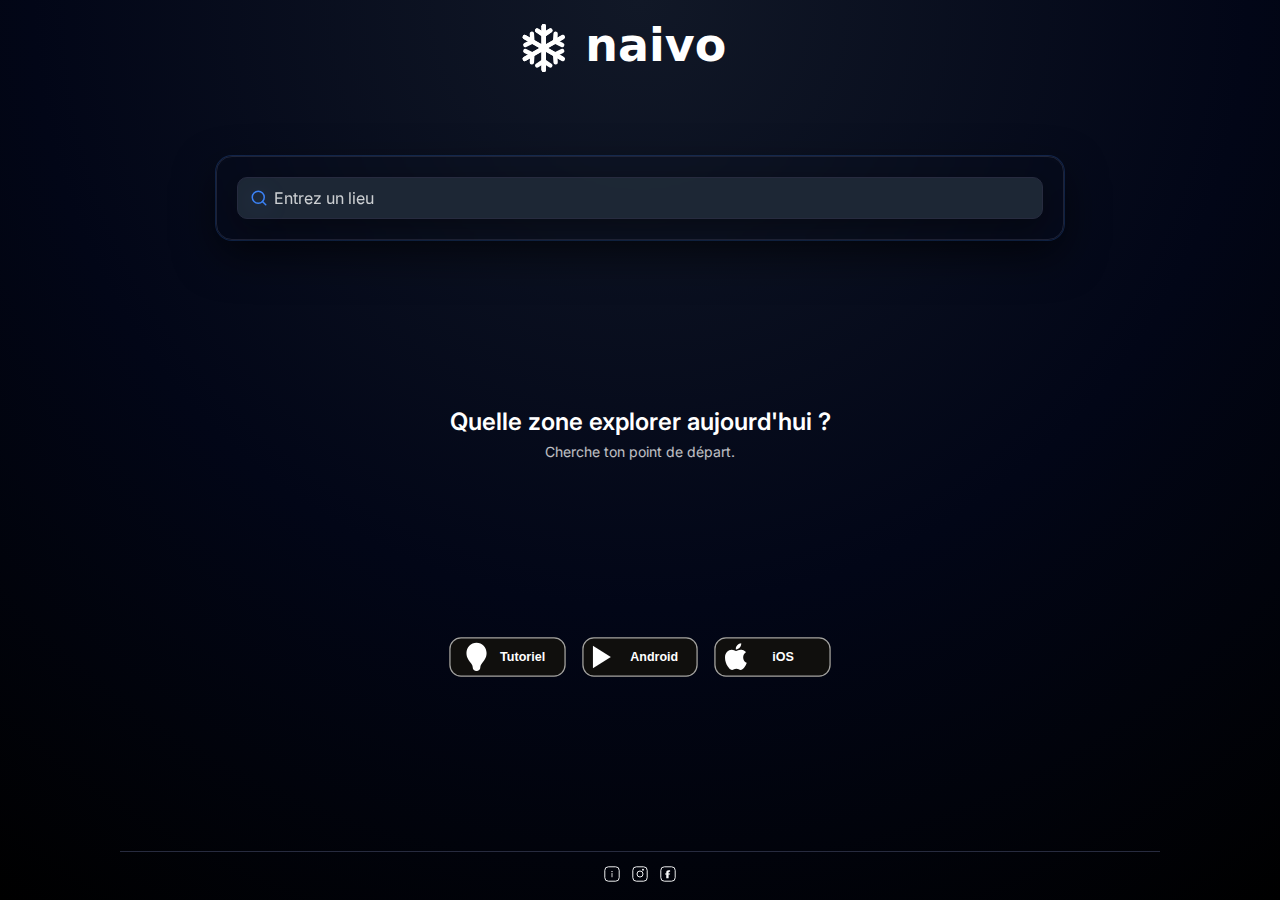
<file: index.html>
<!DOCTYPE html><html lang="fr"> <head><meta charset="utf-8"><meta name="color-scheme" content="dark"><meta name="supported-color-schemes" content="dark"><link rel="manifest" href="/manifest.webmanifest"><!-- Favicon prioritaire (Google SERP / legacy) --><link rel="icon" href="/favicon.ico" sizes="any"><link rel="shortcut icon" href="/favicon.ico"><!-- Favicons modernes --><link rel="icon" type="image/svg+xml" href="/logo/flocon-white.svg"><link rel="icon" type="image/png" sizes="48x48" href="/icons/icon-48.png"><link rel="icon" type="image/png" sizes="192x192" href="/icons/icon-192.png"><link rel="apple-touch-icon" href="/icons/icon-192.png"><!-- Preload logo --><link rel="preload" as="image" href="/logo/flocon-white.svg" type="image/svg+xml" fetchpriority="high"><link rel="preload" as="image" href="/logo/naivo-light.svg" type="image/svg+xml" fetchpriority="high"><meta name="viewport" content="width=device-width, initial-scale=1, maximum-scale=1, user-scalable=0"><meta name="generator" content="Astro v5.16.11"><title>naivo - Assistant de ski</title><meta name="description" content="Naivo centralise les données météo et nivologiques (BERA, observations de stations, webcams, prévisions et retours terrain Skitour/Camptocamp) avec recherche par lieu et carte interactive."><meta name="keywords" content="ski de randonnee, neige, nivologie, météo, montagne, BERA, webcam, carte, skitour, camptocamp, c2c"><meta name="application-name" content="naivo"><meta name="theme-color" content="#0d0e12"><link rel="canonical" href="https://naivo.fr/"><meta property="og:type" content="website"><meta property="og:site_name" content="naivo"><meta property="og:locale" content="fr_FR"><meta property="og:title" content="naivo - Assistant de ski"><meta property="og:description" content="Naivo centralise les données météo et nivologiques (BERA, observations de stations, webcams, prévisions et retours terrain Skitour/Camptocamp) avec recherche par lieu et carte interactive."><meta property="og:url" content="https://naivo.fr/"><meta property="og:image" content="https://naivo.fr/icons/icon-512.png"><meta name="twitter:card" content="summary"><meta name="twitter:title" content="naivo - Assistant de ski"><meta name="twitter:description" content="Naivo centralise les données météo et nivologiques (BERA, observations de stations, webcams, prévisions et retours terrain Skitour/Camptocamp) avec recherche par lieu et carte interactive."><meta name="twitter:image" content="https://naivo.fr/icons/icon-512.png"><link rel="preconnect" href="https://fonts.googleapis.com"><link rel="preconnect" href="https://fonts.gstatic.com" crossorigin><link href="https://fonts.googleapis.com/css2?family=Inter:wght@400;500;600;700&display=swap" rel="stylesheet"><!-- Google tag (gtag.js) - Consent Mode v2 setup --><script>
			window.dataLayer = window.dataLayer || [];
			function gtag() { dataLayer.push(arguments); }
			window.gtag = gtag;

			// 1. Default consent: denied
			gtag('consent', 'default', {
				ad_storage: 'denied',
				ad_user_data: 'denied',
				ad_ads_personalization: 'denied',
				analytics_storage: 'denied',
				wait_for_update: 500,
			});

			// 2. Restore consent immediately if saved
			const savedConsent = localStorage.getItem('naivo_cookie_consent');
			const hasGranted = savedConsent === 'granted';
			
			if (hasGranted) {
				gtag('consent', 'update', {
					ad_storage: 'granted',
					ad_user_data: 'granted',
					ad_ads_personalization: 'granted',
					analytics_storage: 'granted',
				});
			}

			// 3. Initial GA Setup
			gtag('js', new Date());
			gtag('config', 'G-JM5E6H816Y', {
				anonymize_ip: true,
				// Set advertising signals based on restored consent
				allow_google_signals: hasGranted,
				allow_ad_personalization_signals: hasGranted
			});
		</script><script async src="https://www.googletagmanager.com/gtag/js?id=G-JM5E6H816Y"></script><script type="module" src="/assets/AppLayout.astro_astro_type_script_index_0_lang.B7Gr2L8T.js"></script><script type="application/ld+json">{
  "@context": "https://schema.org",
  "@type": "WebApplication",
  "name": "naivo",
  "url": "https://naivo.fr",
  "applicationCategory": "WeatherApplication",
  "operatingSystem": "Web",
  "inLanguage": "fr-FR",
  "description": "Naivo centralise les données météo et nivologiques (BERA, observations de stations, webcams, prévisions et retours terrain Skitour/Camptocamp) avec recherche par lieu et carte interactive.",
  "featureList": [
    "Recherche geolocalisee de sortie en ski de randonnée",
    "Carte interactive avec BERA, stations, webcams, prévisions et avis terrain"
  ],
  "provider": {
    "@type": "Organization",
    "name": "naivo",
    "url": "https://naivo.fr"
  }
}</script><script>
			// Hide loading overlay after 2 seconds (estimate for map initialization)
			setTimeout(() => {
				const overlay = document.getElementById('loading-overlay');
				if (overlay) {
					overlay.style.opacity = '0';
					setTimeout(() => overlay.remove(), 500);
				}
			}, 2000);
		</script><script>
				// Register Service Worker for PWA updates (only in production)
				if ('serviceWorker' in navigator) {
					window.addEventListener('load', () => {
						navigator.serviceWorker.register('/sw.js').then(reg => {
							reg.onupdatefound = () => {
								const installingWorker = reg.installing;
								if (installingWorker) {
									installingWorker.onstatechange = () => {
										if (installingWorker.state === 'installed' && navigator.serviceWorker.controller) {
											// New version available! We could show a toast here.
											console.log('Nouvelle version disponible. Rechargez la page.');
										}
									};
								}
							};
						}).catch(err => console.error('SW registration failed:', err));
					});
				}
			</script><link rel="stylesheet" href="/assets/index.Cwamp5zG.css">
<link rel="stylesheet" href="/assets/index.BbGTm_Z6.css"></head> <body class="has-query has-map"> <div id="loading-overlay" class="loading-overlay"> <div class="loading-content"> <img src="/logo/flocon-white.svg" alt="" class="loading-spinner"> <p>Chargement de la carte...</p> </div> </div> <main> <div class="container flex flex-col items-center gap-0 sm:gap-3 flex-1 h-full"> <a href="/" aria-label="Accueil Naivo" class="logo-wrapper"> <img src="/logo/naivo-light.svg" alt="Naivo" class="logo-img" id="site-logo"> </a> <div class="w-[100vw] sm:w-full flex-1 min-h-0 flex flex-col">  <style>astro-island,astro-slot,astro-static-slot{display:contents}</style><script>(()=>{var e=async t=>{await(await t())()};(self.Astro||(self.Astro={})).load=e;window.dispatchEvent(new Event("astro:load"));})();</script><script>(()=>{var A=Object.defineProperty;var g=(i,o,a)=>o in i?A(i,o,{enumerable:!0,configurable:!0,writable:!0,value:a}):i[o]=a;var d=(i,o,a)=>g(i,typeof o!="symbol"?o+"":o,a);{let i={0:t=>m(t),1:t=>a(t),2:t=>new RegExp(t),3:t=>new Date(t),4:t=>new Map(a(t)),5:t=>new Set(a(t)),6:t=>BigInt(t),7:t=>new URL(t),8:t=>new Uint8Array(t),9:t=>new Uint16Array(t),10:t=>new Uint32Array(t),11:t=>1/0*t},o=t=>{let[l,e]=t;return l in i?i[l](e):void 0},a=t=>t.map(o),m=t=>typeof t!="object"||t===null?t:Object.fromEntries(Object.entries(t).map(([l,e])=>[l,o(e)]));class y extends HTMLElement{constructor(){super(...arguments);d(this,"Component");d(this,"hydrator");d(this,"hydrate",async()=>{var b;if(!this.hydrator||!this.isConnected)return;let e=(b=this.parentElement)==null?void 0:b.closest("astro-island[ssr]");if(e){e.addEventListener("astro:hydrate",this.hydrate,{once:!0});return}let c=this.querySelectorAll("astro-slot"),n={},h=this.querySelectorAll("template[data-astro-template]");for(let r of h){let s=r.closest(this.tagName);s!=null&&s.isSameNode(this)&&(n[r.getAttribute("data-astro-template")||"default"]=r.innerHTML,r.remove())}for(let r of c){let s=r.closest(this.tagName);s!=null&&s.isSameNode(this)&&(n[r.getAttribute("name")||"default"]=r.innerHTML)}let p;try{p=this.hasAttribute("props")?m(JSON.parse(this.getAttribute("props"))):{}}catch(r){let s=this.getAttribute("component-url")||"<unknown>",v=this.getAttribute("component-export");throw v&&(s+=` (export ${v})`),console.error(`[hydrate] Error parsing props for component ${s}`,this.getAttribute("props"),r),r}let u;await this.hydrator(this)(this.Component,p,n,{client:this.getAttribute("client")}),this.removeAttribute("ssr"),this.dispatchEvent(new CustomEvent("astro:hydrate"))});d(this,"unmount",()=>{this.isConnected||this.dispatchEvent(new CustomEvent("astro:unmount"))})}disconnectedCallback(){document.removeEventListener("astro:after-swap",this.unmount),document.addEventListener("astro:after-swap",this.unmount,{once:!0})}connectedCallback(){if(!this.hasAttribute("await-children")||document.readyState==="interactive"||document.readyState==="complete")this.childrenConnectedCallback();else{let e=()=>{document.removeEventListener("DOMContentLoaded",e),c.disconnect(),this.childrenConnectedCallback()},c=new MutationObserver(()=>{var n;((n=this.lastChild)==null?void 0:n.nodeType)===Node.COMMENT_NODE&&this.lastChild.nodeValue==="astro:end"&&(this.lastChild.remove(),e())});c.observe(this,{childList:!0}),document.addEventListener("DOMContentLoaded",e)}}async childrenConnectedCallback(){let e=this.getAttribute("before-hydration-url");e&&await import(e),this.start()}async start(){let e=JSON.parse(this.getAttribute("opts")),c=this.getAttribute("client");if(Astro[c]===void 0){window.addEventListener(`astro:${c}`,()=>this.start(),{once:!0});return}try{await Astro[c](async()=>{let n=this.getAttribute("renderer-url"),[h,{default:p}]=await Promise.all([import(this.getAttribute("component-url")),n?import(n):()=>()=>{}]),u=this.getAttribute("component-export")||"default";if(!u.includes("."))this.Component=h[u];else{this.Component=h;for(let f of u.split("."))this.Component=this.Component[f]}return this.hydrator=p,this.hydrate},e,this)}catch(n){console.error(`[astro-island] Error hydrating ${this.getAttribute("component-url")}`,n)}}attributeChangedCallback(){this.hydrate()}}d(y,"observedAttributes",["props"]),customElements.get("astro-island")||customElements.define("astro-island",y)}})();</script><astro-island uid="ZASgt8" prefix="r1" component-url="/assets/MassifSearch.CnYWZJSa.js" component-export="default" renderer-url="/assets/client.CxL3PKrd.js" props="{}" ssr client="load" opts="{&quot;name&quot;:&quot;MassifSearch&quot;,&quot;value&quot;:true}" await-children><link rel="preload" as="image" href="/icons/tuto.svg"/><link rel="preload" as="image" href="/app/googleplay.svg"/><link rel="preload" as="image" href="/app/appstore.svg"/><div class="w-full flex flex-col h-full min-h-0 relative max-w-4xl mx-auto px-1 sm:px-6 "><div class="orientation-lock" role="dialog" aria-modal="true" aria-hidden="true" aria-label="Mode paysage non supporte"><div class="orientation-lock__card"><div class="orientation-lock__title">Mode paysage non supporté</div><div class="orientation-lock__text">Tournez votre téléphone en mode portrait pour continuer.</div></div></div><div class="pt-8 sm:pt-12 pb-4 sm:pb-6 flex-1 flex flex-col gap-4 sm:gap-6"><div class="relative w-full z-[2000]"><div class="w-full flex flex-col md:flex-row md:items-center gap-3 sm:gap-4 p-3 sm:p-5 rounded-[var(--radius)] bg-[radial-gradient(circle_at_20%_0%,rgba(56,189,248,0.12),transparent_52%),radial-gradient(circle_at_80%_120%,rgba(59,130,246,0.16),transparent_60%),var(--card-bg)] border border-[var(--border)]/80 shadow-[0_16px_40px_rgba(0,0,0,0.55)] ring-1 ring-[rgba(59,130,246,0.22)] backdrop-blur-sm"><div class="w-full "><div class="relative w-full"><div class="relative"><div class="bg-[rgba(31,41,55,0.95)] border border-[var(--border)] rounded-[10px] shadow-[0_10px_30px_rgba(0,0,0,0.4)] backdrop-blur-sm"><div class="relative flex items-center"><svg xmlns="http://www.w3.org/2000/svg" width="18" height="18" viewBox="0 0 24 24" fill="none" stroke="currentColor" stroke-width="2" stroke-linecap="round" stroke-linejoin="round" class="absolute left-3 text-[var(--primary)] drop-shadow-[0_4px_12px_rgba(59,130,246,0.35)]"><circle cx="11" cy="11" r="8"></circle><line x1="21" y1="21" x2="16.65" y2="16.65"></line></svg><input type="text" id="massif-search-input" placeholder="Entrez un lieu" autoComplete="off" autoCorrect="off" autoCapitalize="none" spellCheck="false" class="w-full bg-transparent border-0 rounded-[10px] h-10 pl-9 pr-12 py-0 text-[12px] text-[var(--text-main)] placeholder-[var(--text-main)] placeholder:opacity-80 focus:outline-none focus:ring-2 focus:ring-[var(--primary)]" value=""/></div></div></div></div></div></div></div><div class="flex flex-col flex-1 w-full items-center justify-evenly text-center gap-6 sm:gap-8"><div class="space-y-1"><h2 class="text-xl sm:text-2xl font-semibold text-white">Quelle zone explorer aujourd&#x27;hui ?</h2><p class="text-sm text-white/75">Cherche ton point de départ.</p></div><div class="w-full flex items-center justify-center"><div class="flex items-center gap-4"><a href="/tutoriel" class="inline-flex p-0 bg-transparent border-0 shadow-none hover:opacity-90 transition-opacity" aria-label="Voir le tutoriel Naivo"><img src="/icons/tuto.svg" alt="Voir le tutoriel Naivo" class="h-10 w-auto"/></a><button type="button" class="p-0 bg-transparent border-0 shadow-none hover:opacity-90 transition-opacity" aria-label="Installer Naivo sur Google Play"><img src="/app/googleplay.svg" alt="Installer Naivo sur Google Play" class="h-10 w-auto"/></button><button type="button" class="p-0 bg-transparent border-0 shadow-none hover:opacity-90 transition-opacity" aria-label="Installer Naivo sur l&#x27;App Store"><img src="/app/appstore.svg" alt="Installer Naivo sur l&#x27;App Store" class="h-10 w-auto"/></button></div></div></div></div></div><!--astro:end--></astro-island>  </div> </div> </main> <footer class="footer"> <div class="container footer-inner"> <!-- A propos --> <a href="/sources" class="social-icon" aria-label="Informations"> <svg viewBox="0 0 30 30" aria-hidden="true"> <rect x="3" y="3" width="24" height="24" rx="6" ry="6" class="stroke"></rect> <circle class="fill" cx="15" cy="11" r="1.2"></circle> <rect class="fill" x="14.3" y="13.5" width="1.4" height="7" rx="0.7"></rect> </svg> </a> <!-- Instagram --> <a href="https://www.instagram.com/naivo.fr/" target="_blank" rel="noreferrer" class="social-icon" aria-label="Instagram Naivo"> <svg viewBox="0 0 30 30" aria-hidden="true"> <rect x="3" y="3" width="24" height="24" rx="6" ry="6" class="stroke"></rect> <circle class="stroke" cx="15" cy="15" r="5"></circle> <circle class="fill" cx="20" cy="8" r="1.6"></circle> </svg> </a> <!-- Facebook --> <a href="https://www.facebook.com/naivo.fr/" target="_blank" rel="noreferrer" class="social-icon" aria-label="Facebook naivo"> <svg viewBox="0 0 30 30" aria-hidden="true"> <rect x="3" y="3" width="24" height="24" rx="6" ry="6" class="stroke"></rect> <path class="fill" d="M16 22v-6h2.2l.3-2H16v-1.5c0-.7.3-1.1 1.1-1.1h1.4V8.8c-.5 0-1.4-.1-2.5-.1-2.4 0-3.9 1.4-3.9 3.9V14h-2v2h2v6h3.9z"></path> </svg> </a> </div> </footer> <div style="display: none;" aria-hidden="true"> <button id="install-pwa-android" type="button">Install Android</button> <button id="install-pwa-ios" type="button">Install iOS</button> </div> <div class="modal" id="ios-modal" aria-hidden="true"> <div class="modal-backdrop" id="close-ios"></div> <div class="modal-card"> <div class="modal-header"> <h3>Ajouter Naivo à l’écran d’accueil sur iOS</h3> <button class="close-btn" id="close-ios-btn" aria-label="Fermer">
&times;
</button> </div> <div class="modal-body"> <p>
Pour installer Naivo comme une application sur votre écran d’accueil&nbsp;:
</p> <ol> <li>Ouvrez <strong>Naivo</strong> dans <strong>Safari</strong>.</li> <li>Touchez le bouton <strong>Partager</strong> (carré avec une flèche vers le haut).</li> <li>Faites défiler la liste des actions.</li> <li>Sélectionnez <strong>«&nbsp;Sur l’écran d’accueil&nbsp;»</strong>.</li> <li>Validez le nom de l’app puis touchez <strong>Ajouter</strong>.</li> </ol> <h4>Remarque</h4> <p>
Cette opération doit être faite directement depuis Safari.  
                    Les autres navigateurs iOS (Chrome, Firefox) ne permettent pas toujours
                    l’installation avec toutes les fonctionnalités.
</p> </div> </div> </div> <!-- PWA Scripts --> <script>
            let deferredPrompt = null;
    
            function isIOS() {
                const ua = window.navigator.userAgent.toLowerCase();
                return /iphone|ipad|ipod/.test(ua);
            }
            function isAndroid() {
                const ua = window.navigator.userAgent.toLowerCase();
                return /android/.test(ua);
            }
            function showAndroidInstallHelp() {
                alert("Installation Android : ouvrez le menu du navigateur puis 'Ajouter a l'écran d'accueil'.");
            }
    
            window.addEventListener("beforeinstallprompt", (e) => {
                const btnAndroid = document.getElementById("install-pwa-android");
                if (!btnAndroid) return;
                e.preventDefault();
                deferredPrompt = e;
            });
    
            window.addEventListener("load", () => {
                const btnAndroid = document.getElementById("install-pwa-android");
                const btnIOS = document.getElementById("install-pwa-ios");
    
                if (btnAndroid) {
                    btnAndroid.addEventListener("click", async () => {
                        if (deferredPrompt && !isIOS()) {
                            deferredPrompt.prompt();
                            await deferredPrompt.userChoice;
                            deferredPrompt = null;
                            return;
                        }
                        console.log("Prompt PWA non disponible sur ce navigateur/appareil.");
                        if (isAndroid() && !isIOS()) {
                            showAndroidInstallHelp();
                        }
                    });
                }
    
                if (btnIOS) {
                    btnIOS.addEventListener("click", () => {
                        alert("iOS : Ouvrez Naivo dans Safari, touchez Partager, puis Sur l'écran d'accueil.");
                    });
                }
            });
        </script> <script>
            document.addEventListener('DOMContentLoaded', () => {
                const iosModal = document.getElementById('ios-modal');
                const openIOS = document.getElementById('install-pwa-ios');
                const closeIOS = document.getElementById('close-ios');
                const closeIOSBtn = document.getElementById('close-ios-btn');
                const logo = document.getElementById('site-logo');
                const searchInput = document.getElementById('massif-search-input');
    
                const toggleModal = (modalEl, show) => {
                    if (!modalEl) return;
                    modalEl.setAttribute('aria-hidden', show ? 'false' : 'true');
                    modalEl.classList.toggle('is-open', show);
                };
    
                openIOS?.addEventListener('click', () => toggleModal(iosModal, true));
                closeIOS?.addEventListener('click', () => toggleModal(iosModal, false));
                closeIOSBtn?.addEventListener('click', () => toggleModal(iosModal, false));
    
                document.addEventListener('keydown', (e) => {
                    if (e.key === 'Escape') {
                        toggleModal(iosModal, false);
                    }
                });
    
                const updateLogoSize = () => {
                    if (!logo || !searchInput) return;
                    logo.classList.remove('logo-small');
                };
                searchInput?.addEventListener('input', updateLogoSize);
                updateLogoSize();
            });
        </script>  </body> </html>
</file>
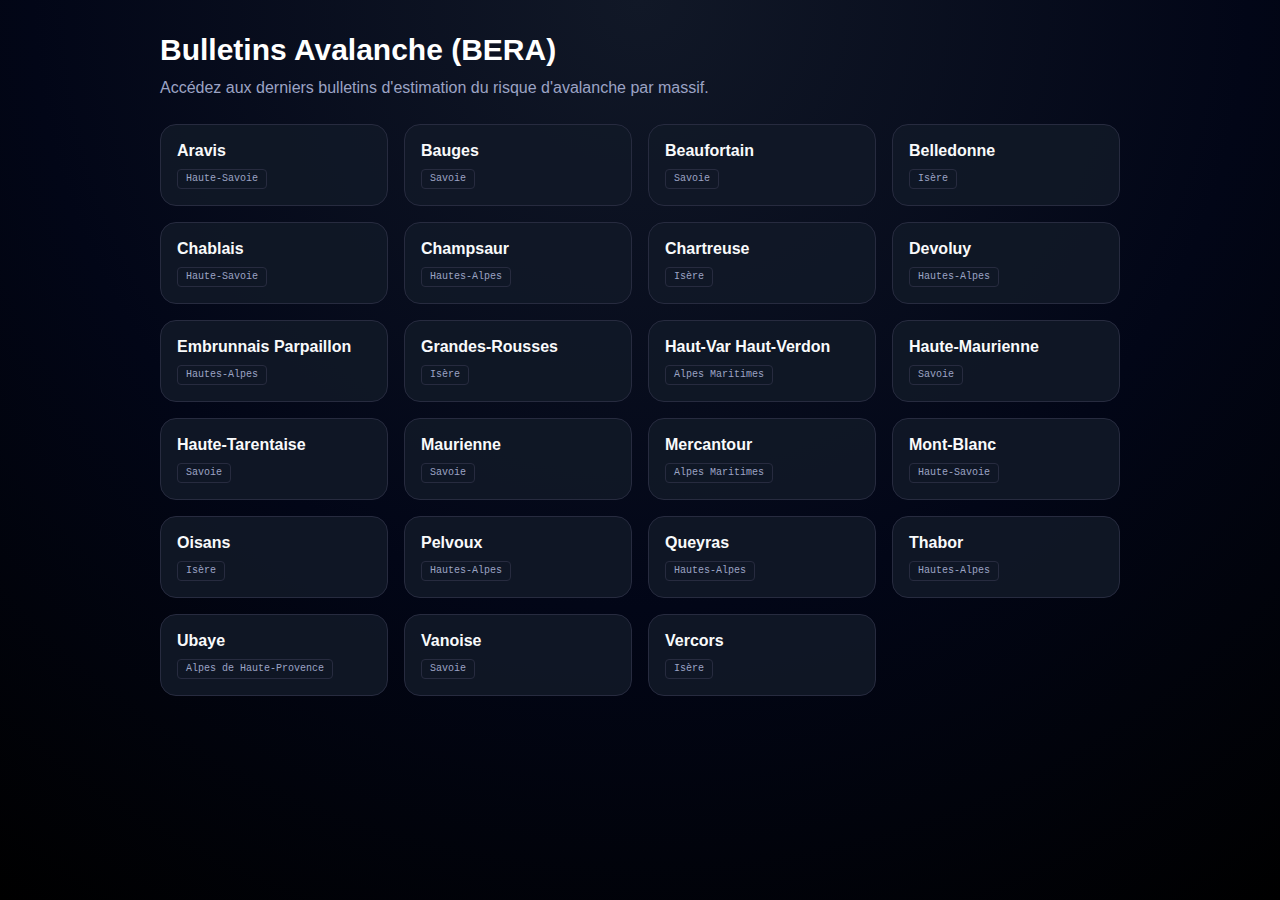
<file: bera/index.html>
<!DOCTYPE html><html lang="fr"> <head><meta charset="utf-8"><meta name="color-scheme" content="dark"><meta name="supported-color-schemes" content="dark"><link rel="manifest" href="/manifest.webmanifest"><!-- Favicon prioritaire (Google SERP / legacy) --><link rel="icon" href="/favicon.ico" sizes="any"><link rel="shortcut icon" href="/favicon.ico"><!-- Favicons modernes --><link rel="icon" type="image/svg+xml" href="/logo/flocon-white.svg"><link rel="icon" type="image/png" sizes="48x48" href="/icons/icon-48.png"><link rel="icon" type="image/png" sizes="192x192" href="/icons/icon-192.png"><link rel="apple-touch-icon" href="/icons/icon-192.png"><!-- Preload logo --><link rel="preload" as="image" href="/logo/flocon-white.svg" type="image/svg+xml" fetchpriority="high"><link rel="preload" as="image" href="/logo/naivo-light.svg" type="image/svg+xml" fetchpriority="high"><meta name="viewport" content="width=device-width, initial-scale=1, maximum-scale=1, user-scalable=0"><meta name="generator" content="Astro v5.16.11"><title>Bulletins Estimation Risque Avalanche (BERA) | Naivo</title><meta name="description" content="Naivo centralise les données météo et nivologiques (BERA, observations de stations, webcams, prévisions et retours terrain Skitour/Camptocamp) avec recherche par lieu et carte interactive."><meta name="keywords" content="ski de randonnee, neige, nivologie, météo, montagne, BERA, webcam, carte, skitour, camptocamp, c2c"><meta name="application-name" content="naivo"><meta name="theme-color" content="#0d0e12"><link rel="canonical" href="https://naivo.fr/bera/"><meta property="og:type" content="website"><meta property="og:site_name" content="naivo"><meta property="og:locale" content="fr_FR"><meta property="og:title" content="Bulletins Estimation Risque Avalanche (BERA) | Naivo"><meta property="og:description" content="Naivo centralise les données météo et nivologiques (BERA, observations de stations, webcams, prévisions et retours terrain Skitour/Camptocamp) avec recherche par lieu et carte interactive."><meta property="og:url" content="https://naivo.fr/bera/"><meta property="og:image" content="https://naivo.fr/icons/icon-512.png"><meta name="twitter:card" content="summary"><meta name="twitter:title" content="Bulletins Estimation Risque Avalanche (BERA) | Naivo"><meta name="twitter:description" content="Naivo centralise les données météo et nivologiques (BERA, observations de stations, webcams, prévisions et retours terrain Skitour/Camptocamp) avec recherche par lieu et carte interactive."><meta name="twitter:image" content="https://naivo.fr/icons/icon-512.png"><link rel="preconnect" href="https://fonts.googleapis.com"><link rel="preconnect" href="https://fonts.gstatic.com" crossorigin><link href="https://fonts.googleapis.com/css2?family=Inter:wght@400;500;600;700&display=swap" rel="stylesheet"><!-- Google tag (gtag.js) - Consent Mode v2 setup --><script>
			window.dataLayer = window.dataLayer || [];
			function gtag() { dataLayer.push(arguments); }
			window.gtag = gtag;

			// 1. Default consent: denied
			gtag('consent', 'default', {
				ad_storage: 'denied',
				ad_user_data: 'denied',
				ad_ads_personalization: 'denied',
				analytics_storage: 'denied',
				wait_for_update: 500,
			});

			// 2. Restore consent immediately if saved
			const savedConsent = localStorage.getItem('naivo_cookie_consent');
			const hasGranted = savedConsent === 'granted';
			
			if (hasGranted) {
				gtag('consent', 'update', {
					ad_storage: 'granted',
					ad_user_data: 'granted',
					ad_ads_personalization: 'granted',
					analytics_storage: 'granted',
				});
			}

			// 3. Initial GA Setup
			gtag('js', new Date());
			gtag('config', 'G-JM5E6H816Y', {
				anonymize_ip: true,
				// Set advertising signals based on restored consent
				allow_google_signals: hasGranted,
				allow_ad_personalization_signals: hasGranted
			});
		</script><script async src="https://www.googletagmanager.com/gtag/js?id=G-JM5E6H816Y"></script><script type="module" src="/assets/AppLayout.astro_astro_type_script_index_0_lang.B7Gr2L8T.js"></script><script type="application/ld+json">{
  "@context": "https://schema.org",
  "@type": "WebApplication",
  "name": "naivo",
  "url": "https://naivo.fr",
  "applicationCategory": "WeatherApplication",
  "operatingSystem": "Web",
  "inLanguage": "fr-FR",
  "description": "Naivo centralise les données météo et nivologiques (BERA, observations de stations, webcams, prévisions et retours terrain Skitour/Camptocamp) avec recherche par lieu et carte interactive.",
  "featureList": [
    "Recherche geolocalisee de sortie en ski de randonnée",
    "Carte interactive avec BERA, stations, webcams, prévisions et avis terrain"
  ],
  "provider": {
    "@type": "Organization",
    "name": "naivo",
    "url": "https://naivo.fr"
  }
}</script><script>
			// Hide loading overlay after 2 seconds (estimate for map initialization)
			setTimeout(() => {
				const overlay = document.getElementById('loading-overlay');
				if (overlay) {
					overlay.style.opacity = '0';
					setTimeout(() => overlay.remove(), 500);
				}
			}, 2000);
		</script><script>
				// Register Service Worker for PWA updates (only in production)
				if ('serviceWorker' in navigator) {
					window.addEventListener('load', () => {
						navigator.serviceWorker.register('/sw.js').then(reg => {
							reg.onupdatefound = () => {
								const installingWorker = reg.installing;
								if (installingWorker) {
									installingWorker.onstatechange = () => {
										if (installingWorker.state === 'installed' && navigator.serviceWorker.controller) {
											// New version available! We could show a toast here.
											console.log('Nouvelle version disponible. Rechargez la page.');
										}
									};
								}
							};
						}).catch(err => console.error('SW registration failed:', err));
					});
				}
			</script><link rel="stylesheet" href="/assets/index.Cwamp5zG.css">
<link rel="stylesheet" href="/assets/index.BbGTm_Z6.css"></head> <body class="has-query has-map">  <main> <div class="container flex flex-col items-center gap-0 sm:gap-3 flex-1 h-full"> <a href="/" aria-label="Accueil Naivo" class="logo-wrapper"> <img src="/logo/naivo-light.svg" alt="Naivo" class="logo-img" id="site-logo"> </a> <div class="w-[100vw] sm:w-full flex-1 min-h-0 flex flex-col">  <div class="w-full h-full overflow-y-auto bg-[var(--bg-main)]"> <div class="max-w-5xl mx-auto p-4 sm:p-8 space-y-6"> <div class="space-y-2"> <h1 class="text-2xl sm:text-3xl font-bold text-white">Bulletins Avalanche (BERA)</h1> <p class="text-[var(--text-muted)]">Accédez aux derniers bulletins d'estimation du risque d'avalanche par massif.</p> </div> <div class="grid grid-cols-2 sm:grid-cols-3 lg:grid-cols-4 gap-3 sm:gap-4"> <a href="/r#/bera/2-aravis" class="h-full flex flex-col justify-between p-3 sm:p-4 bg-[var(--card-bg)]/90 border border-[var(--border)] rounded-[var(--radius)] hover:border-[var(--primary)] hover:shadow-lg transition-all duration-200 group"> <span class="font-semibold text-[var(--text-main)] group-hover:text-[var(--primary)] transition-colors leading-tight break-words hyphens-auto" style="overflow-wrap:anywhere;"> Aravis </span> <span class="text-xs text-[var(--text-muted)] mt-2 flex items-center gap-2"> <span class="px-2 py-1 rounded bg-[var(--bg-main)]/70 border border-[var(--border)] font-mono text-[10px] leading-none"> Haute-Savoie </span> </span> </a><a href="/r#/bera/4-bauges" class="h-full flex flex-col justify-between p-3 sm:p-4 bg-[var(--card-bg)]/90 border border-[var(--border)] rounded-[var(--radius)] hover:border-[var(--primary)] hover:shadow-lg transition-all duration-200 group"> <span class="font-semibold text-[var(--text-main)] group-hover:text-[var(--primary)] transition-colors leading-tight break-words hyphens-auto" style="overflow-wrap:anywhere;"> Bauges </span> <span class="text-xs text-[var(--text-muted)] mt-2 flex items-center gap-2"> <span class="px-2 py-1 rounded bg-[var(--bg-main)]/70 border border-[var(--border)] font-mono text-[10px] leading-none"> Savoie </span> </span> </a><a href="/r#/bera/5-beaufortain" class="h-full flex flex-col justify-between p-3 sm:p-4 bg-[var(--card-bg)]/90 border border-[var(--border)] rounded-[var(--radius)] hover:border-[var(--primary)] hover:shadow-lg transition-all duration-200 group"> <span class="font-semibold text-[var(--text-main)] group-hover:text-[var(--primary)] transition-colors leading-tight break-words hyphens-auto" style="overflow-wrap:anywhere;"> Beaufortain </span> <span class="text-xs text-[var(--text-muted)] mt-2 flex items-center gap-2"> <span class="px-2 py-1 rounded bg-[var(--bg-main)]/70 border border-[var(--border)] font-mono text-[10px] leading-none"> Savoie </span> </span> </a><a href="/r#/bera/8-belledonne" class="h-full flex flex-col justify-between p-3 sm:p-4 bg-[var(--card-bg)]/90 border border-[var(--border)] rounded-[var(--radius)] hover:border-[var(--primary)] hover:shadow-lg transition-all duration-200 group"> <span class="font-semibold text-[var(--text-main)] group-hover:text-[var(--primary)] transition-colors leading-tight break-words hyphens-auto" style="overflow-wrap:anywhere;"> Belledonne </span> <span class="text-xs text-[var(--text-muted)] mt-2 flex items-center gap-2"> <span class="px-2 py-1 rounded bg-[var(--bg-main)]/70 border border-[var(--border)] font-mono text-[10px] leading-none"> Isère </span> </span> </a><a href="/r#/bera/1-chablais" class="h-full flex flex-col justify-between p-3 sm:p-4 bg-[var(--card-bg)]/90 border border-[var(--border)] rounded-[var(--radius)] hover:border-[var(--primary)] hover:shadow-lg transition-all duration-200 group"> <span class="font-semibold text-[var(--text-main)] group-hover:text-[var(--primary)] transition-colors leading-tight break-words hyphens-auto" style="overflow-wrap:anywhere;"> Chablais </span> <span class="text-xs text-[var(--text-muted)] mt-2 flex items-center gap-2"> <span class="px-2 py-1 rounded bg-[var(--bg-main)]/70 border border-[var(--border)] font-mono text-[10px] leading-none"> Haute-Savoie </span> </span> </a><a href="/r#/bera/19-champsaur" class="h-full flex flex-col justify-between p-3 sm:p-4 bg-[var(--card-bg)]/90 border border-[var(--border)] rounded-[var(--radius)] hover:border-[var(--primary)] hover:shadow-lg transition-all duration-200 group"> <span class="font-semibold text-[var(--text-main)] group-hover:text-[var(--primary)] transition-colors leading-tight break-words hyphens-auto" style="overflow-wrap:anywhere;"> Champsaur </span> <span class="text-xs text-[var(--text-muted)] mt-2 flex items-center gap-2"> <span class="px-2 py-1 rounded bg-[var(--bg-main)]/70 border border-[var(--border)] font-mono text-[10px] leading-none"> Hautes-Alpes </span> </span> </a><a href="/r#/bera/7-chartreuse" class="h-full flex flex-col justify-between p-3 sm:p-4 bg-[var(--card-bg)]/90 border border-[var(--border)] rounded-[var(--radius)] hover:border-[var(--primary)] hover:shadow-lg transition-all duration-200 group"> <span class="font-semibold text-[var(--text-main)] group-hover:text-[var(--primary)] transition-colors leading-tight break-words hyphens-auto" style="overflow-wrap:anywhere;"> Chartreuse </span> <span class="text-xs text-[var(--text-muted)] mt-2 flex items-center gap-2"> <span class="px-2 py-1 rounded bg-[var(--bg-main)]/70 border border-[var(--border)] font-mono text-[10px] leading-none"> Isère </span> </span> </a><a href="/r#/bera/18-devoluy" class="h-full flex flex-col justify-between p-3 sm:p-4 bg-[var(--card-bg)]/90 border border-[var(--border)] rounded-[var(--radius)] hover:border-[var(--primary)] hover:shadow-lg transition-all duration-200 group"> <span class="font-semibold text-[var(--text-main)] group-hover:text-[var(--primary)] transition-colors leading-tight break-words hyphens-auto" style="overflow-wrap:anywhere;"> Devoluy </span> <span class="text-xs text-[var(--text-muted)] mt-2 flex items-center gap-2"> <span class="px-2 py-1 rounded bg-[var(--bg-main)]/70 border border-[var(--border)] font-mono text-[10px] leading-none"> Hautes-Alpes </span> </span> </a><a href="/r#/bera/20-embrunnais-parpaillon" class="h-full flex flex-col justify-between p-3 sm:p-4 bg-[var(--card-bg)]/90 border border-[var(--border)] rounded-[var(--radius)] hover:border-[var(--primary)] hover:shadow-lg transition-all duration-200 group"> <span class="font-semibold text-[var(--text-main)] group-hover:text-[var(--primary)] transition-colors leading-tight break-words hyphens-auto" style="overflow-wrap:anywhere;"> Embrunnais Parpaillon </span> <span class="text-xs text-[var(--text-muted)] mt-2 flex items-center gap-2"> <span class="px-2 py-1 rounded bg-[var(--bg-main)]/70 border border-[var(--border)] font-mono text-[10px] leading-none"> Hautes-Alpes </span> </span> </a><a href="/r#/bera/12-grandes-rousses" class="h-full flex flex-col justify-between p-3 sm:p-4 bg-[var(--card-bg)]/90 border border-[var(--border)] rounded-[var(--radius)] hover:border-[var(--primary)] hover:shadow-lg transition-all duration-200 group"> <span class="font-semibold text-[var(--text-main)] group-hover:text-[var(--primary)] transition-colors leading-tight break-words hyphens-auto" style="overflow-wrap:anywhere;"> Grandes-Rousses </span> <span class="text-xs text-[var(--text-muted)] mt-2 flex items-center gap-2"> <span class="px-2 py-1 rounded bg-[var(--bg-main)]/70 border border-[var(--border)] font-mono text-[10px] leading-none"> Isère </span> </span> </a><a href="/r#/bera/22-haut-var-haut-verdon" class="h-full flex flex-col justify-between p-3 sm:p-4 bg-[var(--card-bg)]/90 border border-[var(--border)] rounded-[var(--radius)] hover:border-[var(--primary)] hover:shadow-lg transition-all duration-200 group"> <span class="font-semibold text-[var(--text-main)] group-hover:text-[var(--primary)] transition-colors leading-tight break-words hyphens-auto" style="overflow-wrap:anywhere;"> Haut-Var Haut-Verdon </span> <span class="text-xs text-[var(--text-muted)] mt-2 flex items-center gap-2"> <span class="px-2 py-1 rounded bg-[var(--bg-main)]/70 border border-[var(--border)] font-mono text-[10px] leading-none"> Alpes Maritimes </span> </span> </a><a href="/r#/bera/11-haute-maurienne" class="h-full flex flex-col justify-between p-3 sm:p-4 bg-[var(--card-bg)]/90 border border-[var(--border)] rounded-[var(--radius)] hover:border-[var(--primary)] hover:shadow-lg transition-all duration-200 group"> <span class="font-semibold text-[var(--text-main)] group-hover:text-[var(--primary)] transition-colors leading-tight break-words hyphens-auto" style="overflow-wrap:anywhere;"> Haute-Maurienne </span> <span class="text-xs text-[var(--text-muted)] mt-2 flex items-center gap-2"> <span class="px-2 py-1 rounded bg-[var(--bg-main)]/70 border border-[var(--border)] font-mono text-[10px] leading-none"> Savoie </span> </span> </a><a href="/r#/bera/6-haute-tarentaise" class="h-full flex flex-col justify-between p-3 sm:p-4 bg-[var(--card-bg)]/90 border border-[var(--border)] rounded-[var(--radius)] hover:border-[var(--primary)] hover:shadow-lg transition-all duration-200 group"> <span class="font-semibold text-[var(--text-main)] group-hover:text-[var(--primary)] transition-colors leading-tight break-words hyphens-auto" style="overflow-wrap:anywhere;"> Haute-Tarentaise </span> <span class="text-xs text-[var(--text-muted)] mt-2 flex items-center gap-2"> <span class="px-2 py-1 rounded bg-[var(--bg-main)]/70 border border-[var(--border)] font-mono text-[10px] leading-none"> Savoie </span> </span> </a><a href="/r#/bera/9-maurienne" class="h-full flex flex-col justify-between p-3 sm:p-4 bg-[var(--card-bg)]/90 border border-[var(--border)] rounded-[var(--radius)] hover:border-[var(--primary)] hover:shadow-lg transition-all duration-200 group"> <span class="font-semibold text-[var(--text-main)] group-hover:text-[var(--primary)] transition-colors leading-tight break-words hyphens-auto" style="overflow-wrap:anywhere;"> Maurienne </span> <span class="text-xs text-[var(--text-muted)] mt-2 flex items-center gap-2"> <span class="px-2 py-1 rounded bg-[var(--bg-main)]/70 border border-[var(--border)] font-mono text-[10px] leading-none"> Savoie </span> </span> </a><a href="/r#/bera/23-mercantour" class="h-full flex flex-col justify-between p-3 sm:p-4 bg-[var(--card-bg)]/90 border border-[var(--border)] rounded-[var(--radius)] hover:border-[var(--primary)] hover:shadow-lg transition-all duration-200 group"> <span class="font-semibold text-[var(--text-main)] group-hover:text-[var(--primary)] transition-colors leading-tight break-words hyphens-auto" style="overflow-wrap:anywhere;"> Mercantour </span> <span class="text-xs text-[var(--text-muted)] mt-2 flex items-center gap-2"> <span class="px-2 py-1 rounded bg-[var(--bg-main)]/70 border border-[var(--border)] font-mono text-[10px] leading-none"> Alpes Maritimes </span> </span> </a><a href="/r#/bera/3-mont-blanc" class="h-full flex flex-col justify-between p-3 sm:p-4 bg-[var(--card-bg)]/90 border border-[var(--border)] rounded-[var(--radius)] hover:border-[var(--primary)] hover:shadow-lg transition-all duration-200 group"> <span class="font-semibold text-[var(--text-main)] group-hover:text-[var(--primary)] transition-colors leading-tight break-words hyphens-auto" style="overflow-wrap:anywhere;"> Mont-Blanc </span> <span class="text-xs text-[var(--text-muted)] mt-2 flex items-center gap-2"> <span class="px-2 py-1 rounded bg-[var(--bg-main)]/70 border border-[var(--border)] font-mono text-[10px] leading-none"> Haute-Savoie </span> </span> </a><a href="/r#/bera/15-oisans" class="h-full flex flex-col justify-between p-3 sm:p-4 bg-[var(--card-bg)]/90 border border-[var(--border)] rounded-[var(--radius)] hover:border-[var(--primary)] hover:shadow-lg transition-all duration-200 group"> <span class="font-semibold text-[var(--text-main)] group-hover:text-[var(--primary)] transition-colors leading-tight break-words hyphens-auto" style="overflow-wrap:anywhere;"> Oisans </span> <span class="text-xs text-[var(--text-muted)] mt-2 flex items-center gap-2"> <span class="px-2 py-1 rounded bg-[var(--bg-main)]/70 border border-[var(--border)] font-mono text-[10px] leading-none"> Isère </span> </span> </a><a href="/r#/bera/16-pelvoux" class="h-full flex flex-col justify-between p-3 sm:p-4 bg-[var(--card-bg)]/90 border border-[var(--border)] rounded-[var(--radius)] hover:border-[var(--primary)] hover:shadow-lg transition-all duration-200 group"> <span class="font-semibold text-[var(--text-main)] group-hover:text-[var(--primary)] transition-colors leading-tight break-words hyphens-auto" style="overflow-wrap:anywhere;"> Pelvoux </span> <span class="text-xs text-[var(--text-muted)] mt-2 flex items-center gap-2"> <span class="px-2 py-1 rounded bg-[var(--bg-main)]/70 border border-[var(--border)] font-mono text-[10px] leading-none"> Hautes-Alpes </span> </span> </a><a href="/r#/bera/17-queyras" class="h-full flex flex-col justify-between p-3 sm:p-4 bg-[var(--card-bg)]/90 border border-[var(--border)] rounded-[var(--radius)] hover:border-[var(--primary)] hover:shadow-lg transition-all duration-200 group"> <span class="font-semibold text-[var(--text-main)] group-hover:text-[var(--primary)] transition-colors leading-tight break-words hyphens-auto" style="overflow-wrap:anywhere;"> Queyras </span> <span class="text-xs text-[var(--text-muted)] mt-2 flex items-center gap-2"> <span class="px-2 py-1 rounded bg-[var(--bg-main)]/70 border border-[var(--border)] font-mono text-[10px] leading-none"> Hautes-Alpes </span> </span> </a><a href="/r#/bera/13-thabor" class="h-full flex flex-col justify-between p-3 sm:p-4 bg-[var(--card-bg)]/90 border border-[var(--border)] rounded-[var(--radius)] hover:border-[var(--primary)] hover:shadow-lg transition-all duration-200 group"> <span class="font-semibold text-[var(--text-main)] group-hover:text-[var(--primary)] transition-colors leading-tight break-words hyphens-auto" style="overflow-wrap:anywhere;"> Thabor </span> <span class="text-xs text-[var(--text-muted)] mt-2 flex items-center gap-2"> <span class="px-2 py-1 rounded bg-[var(--bg-main)]/70 border border-[var(--border)] font-mono text-[10px] leading-none"> Hautes-Alpes </span> </span> </a><a href="/r#/bera/21-ubaye" class="h-full flex flex-col justify-between p-3 sm:p-4 bg-[var(--card-bg)]/90 border border-[var(--border)] rounded-[var(--radius)] hover:border-[var(--primary)] hover:shadow-lg transition-all duration-200 group"> <span class="font-semibold text-[var(--text-main)] group-hover:text-[var(--primary)] transition-colors leading-tight break-words hyphens-auto" style="overflow-wrap:anywhere;"> Ubaye </span> <span class="text-xs text-[var(--text-muted)] mt-2 flex items-center gap-2"> <span class="px-2 py-1 rounded bg-[var(--bg-main)]/70 border border-[var(--border)] font-mono text-[10px] leading-none"> Alpes de Haute-Provence </span> </span> </a><a href="/r#/bera/10-vanoise" class="h-full flex flex-col justify-between p-3 sm:p-4 bg-[var(--card-bg)]/90 border border-[var(--border)] rounded-[var(--radius)] hover:border-[var(--primary)] hover:shadow-lg transition-all duration-200 group"> <span class="font-semibold text-[var(--text-main)] group-hover:text-[var(--primary)] transition-colors leading-tight break-words hyphens-auto" style="overflow-wrap:anywhere;"> Vanoise </span> <span class="text-xs text-[var(--text-muted)] mt-2 flex items-center gap-2"> <span class="px-2 py-1 rounded bg-[var(--bg-main)]/70 border border-[var(--border)] font-mono text-[10px] leading-none"> Savoie </span> </span> </a><a href="/r#/bera/14-vercors" class="h-full flex flex-col justify-between p-3 sm:p-4 bg-[var(--card-bg)]/90 border border-[var(--border)] rounded-[var(--radius)] hover:border-[var(--primary)] hover:shadow-lg transition-all duration-200 group"> <span class="font-semibold text-[var(--text-main)] group-hover:text-[var(--primary)] transition-colors leading-tight break-words hyphens-auto" style="overflow-wrap:anywhere;"> Vercors </span> <span class="text-xs text-[var(--text-muted)] mt-2 flex items-center gap-2"> <span class="px-2 py-1 rounded bg-[var(--bg-main)]/70 border border-[var(--border)] font-mono text-[10px] leading-none"> Isère </span> </span> </a> </div> </div> </div>  </div> </div> </main> <footer class="footer"> <div class="container footer-inner"> <!-- A propos --> <a href="/sources" class="social-icon" aria-label="Informations"> <svg viewBox="0 0 30 30" aria-hidden="true"> <rect x="3" y="3" width="24" height="24" rx="6" ry="6" class="stroke"></rect> <circle class="fill" cx="15" cy="11" r="1.2"></circle> <rect class="fill" x="14.3" y="13.5" width="1.4" height="7" rx="0.7"></rect> </svg> </a> <!-- Instagram --> <a href="https://www.instagram.com/naivo.fr/" target="_blank" rel="noreferrer" class="social-icon" aria-label="Instagram Naivo"> <svg viewBox="0 0 30 30" aria-hidden="true"> <rect x="3" y="3" width="24" height="24" rx="6" ry="6" class="stroke"></rect> <circle class="stroke" cx="15" cy="15" r="5"></circle> <circle class="fill" cx="20" cy="8" r="1.6"></circle> </svg> </a> <!-- Facebook --> <a href="https://www.facebook.com/naivo.fr/" target="_blank" rel="noreferrer" class="social-icon" aria-label="Facebook naivo"> <svg viewBox="0 0 30 30" aria-hidden="true"> <rect x="3" y="3" width="24" height="24" rx="6" ry="6" class="stroke"></rect> <path class="fill" d="M16 22v-6h2.2l.3-2H16v-1.5c0-.7.3-1.1 1.1-1.1h1.4V8.8c-.5 0-1.4-.1-2.5-.1-2.4 0-3.9 1.4-3.9 3.9V14h-2v2h2v6h3.9z"></path> </svg> </a> </div> </footer> <div style="display: none;" aria-hidden="true"> <button id="install-pwa-android" type="button">Install Android</button> <button id="install-pwa-ios" type="button">Install iOS</button> </div> <div class="modal" id="ios-modal" aria-hidden="true"> <div class="modal-backdrop" id="close-ios"></div> <div class="modal-card"> <div class="modal-header"> <h3>Ajouter Naivo à l’écran d’accueil sur iOS</h3> <button class="close-btn" id="close-ios-btn" aria-label="Fermer">
&times;
</button> </div> <div class="modal-body"> <p>
Pour installer Naivo comme une application sur votre écran d’accueil&nbsp;:
</p> <ol> <li>Ouvrez <strong>Naivo</strong> dans <strong>Safari</strong>.</li> <li>Touchez le bouton <strong>Partager</strong> (carré avec une flèche vers le haut).</li> <li>Faites défiler la liste des actions.</li> <li>Sélectionnez <strong>«&nbsp;Sur l’écran d’accueil&nbsp;»</strong>.</li> <li>Validez le nom de l’app puis touchez <strong>Ajouter</strong>.</li> </ol> <h4>Remarque</h4> <p>
Cette opération doit être faite directement depuis Safari.  
                    Les autres navigateurs iOS (Chrome, Firefox) ne permettent pas toujours
                    l’installation avec toutes les fonctionnalités.
</p> </div> </div> </div> <!-- PWA Scripts --> <script>
            let deferredPrompt = null;
    
            function isIOS() {
                const ua = window.navigator.userAgent.toLowerCase();
                return /iphone|ipad|ipod/.test(ua);
            }
            function isAndroid() {
                const ua = window.navigator.userAgent.toLowerCase();
                return /android/.test(ua);
            }
            function showAndroidInstallHelp() {
                alert("Installation Android : ouvrez le menu du navigateur puis 'Ajouter a l'écran d'accueil'.");
            }
    
            window.addEventListener("beforeinstallprompt", (e) => {
                const btnAndroid = document.getElementById("install-pwa-android");
                if (!btnAndroid) return;
                e.preventDefault();
                deferredPrompt = e;
            });
    
            window.addEventListener("load", () => {
                const btnAndroid = document.getElementById("install-pwa-android");
                const btnIOS = document.getElementById("install-pwa-ios");
    
                if (btnAndroid) {
                    btnAndroid.addEventListener("click", async () => {
                        if (deferredPrompt && !isIOS()) {
                            deferredPrompt.prompt();
                            await deferredPrompt.userChoice;
                            deferredPrompt = null;
                            return;
                        }
                        console.log("Prompt PWA non disponible sur ce navigateur/appareil.");
                        if (isAndroid() && !isIOS()) {
                            showAndroidInstallHelp();
                        }
                    });
                }
    
                if (btnIOS) {
                    btnIOS.addEventListener("click", () => {
                        alert("iOS : Ouvrez Naivo dans Safari, touchez Partager, puis Sur l'écran d'accueil.");
                    });
                }
            });
        </script> <script>
            document.addEventListener('DOMContentLoaded', () => {
                const iosModal = document.getElementById('ios-modal');
                const openIOS = document.getElementById('install-pwa-ios');
                const closeIOS = document.getElementById('close-ios');
                const closeIOSBtn = document.getElementById('close-ios-btn');
                const logo = document.getElementById('site-logo');
                const searchInput = document.getElementById('massif-search-input');
    
                const toggleModal = (modalEl, show) => {
                    if (!modalEl) return;
                    modalEl.setAttribute('aria-hidden', show ? 'false' : 'true');
                    modalEl.classList.toggle('is-open', show);
                };
    
                openIOS?.addEventListener('click', () => toggleModal(iosModal, true));
                closeIOS?.addEventListener('click', () => toggleModal(iosModal, false));
                closeIOSBtn?.addEventListener('click', () => toggleModal(iosModal, false));
    
                document.addEventListener('keydown', (e) => {
                    if (e.key === 'Escape') {
                        toggleModal(iosModal, false);
                    }
                });
    
                const updateLogoSize = () => {
                    if (!logo || !searchInput) return;
                    logo.classList.remove('logo-small');
                };
                searchInput?.addEventListener('input', updateLogoSize);
                updateLogoSize();
            });
        </script>  </body> </html>
</file>
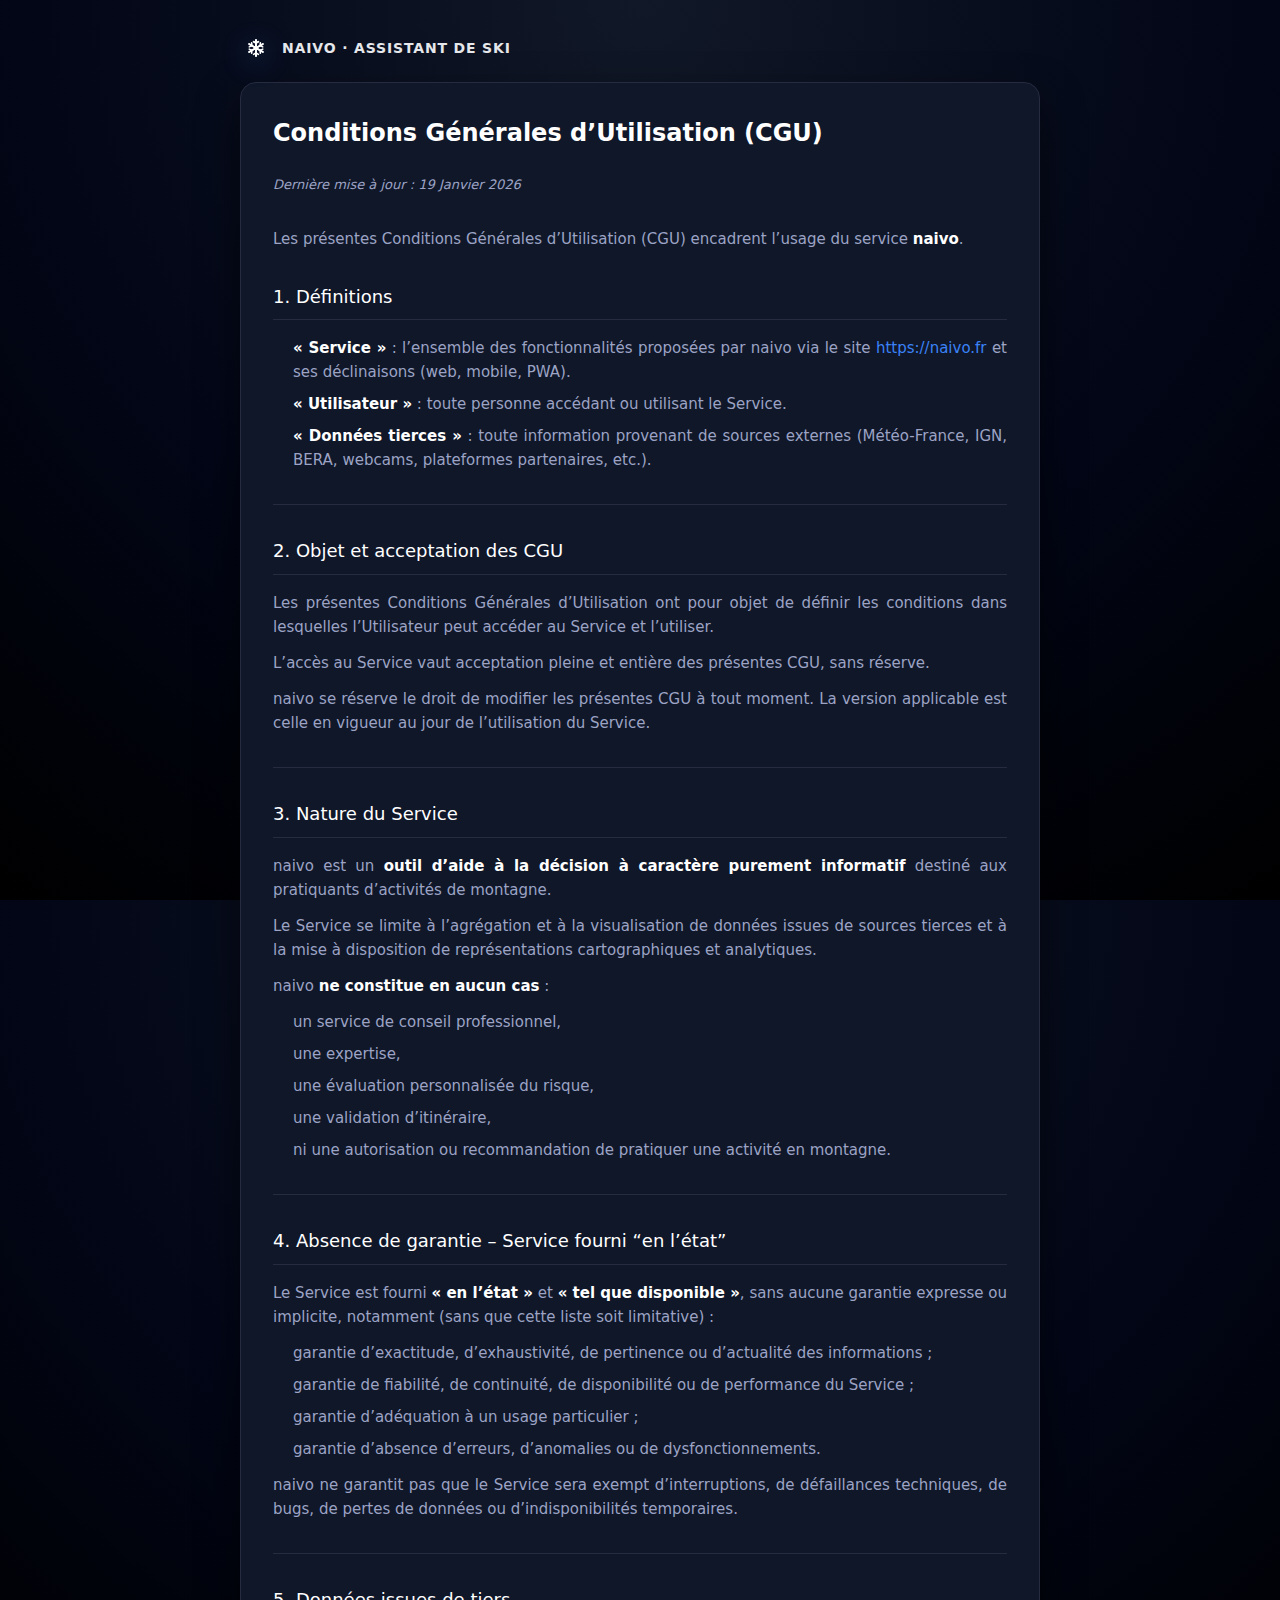
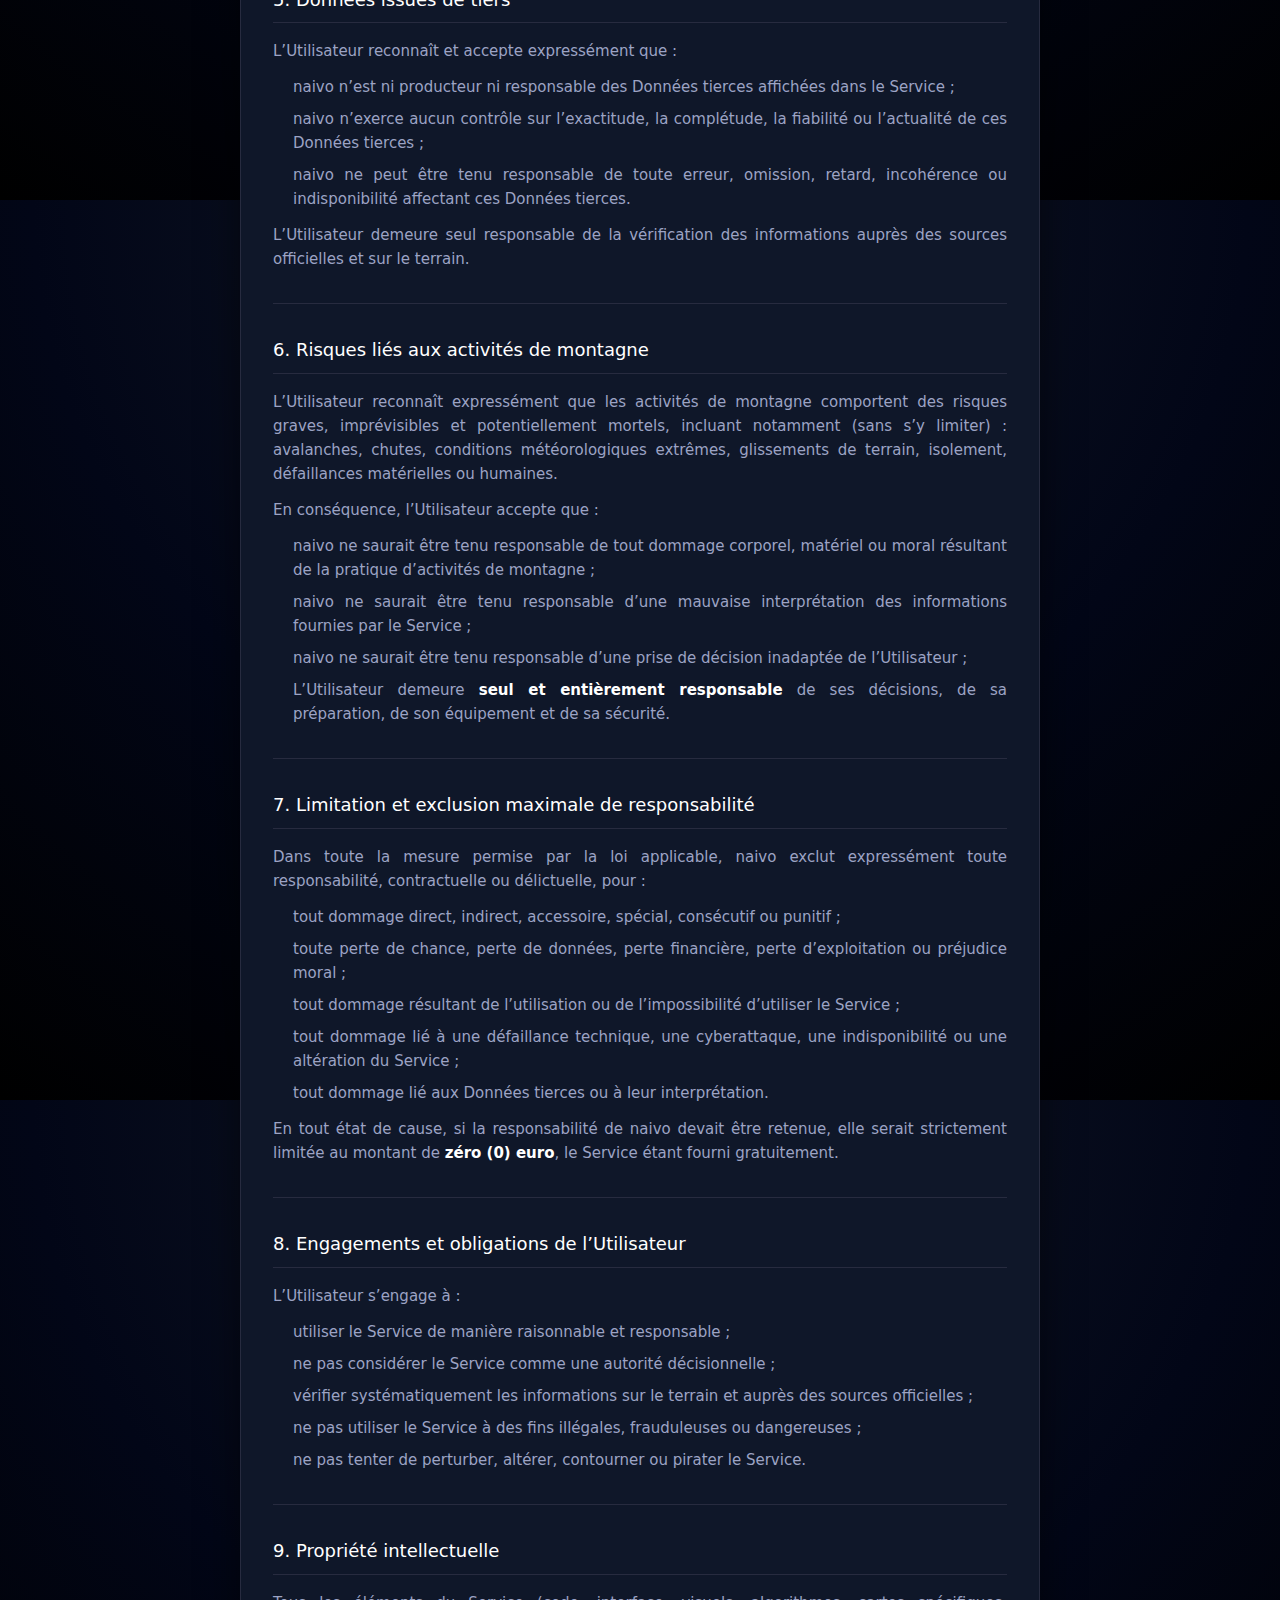
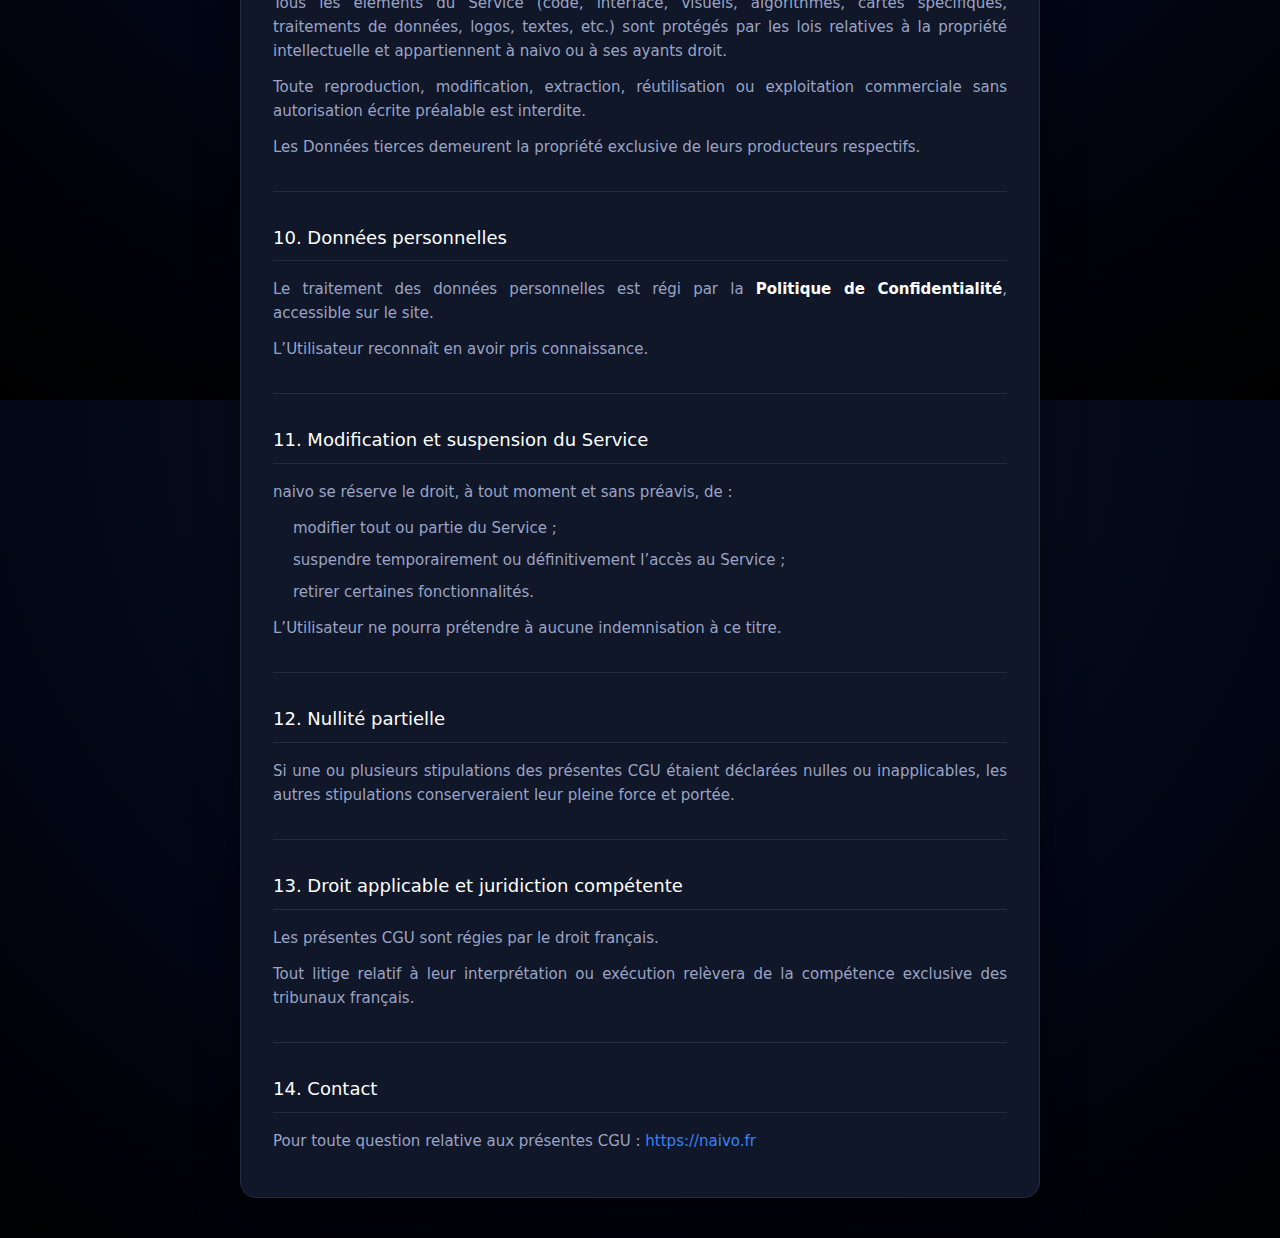
<file: cgu/index.html>
<!DOCTYPE html><html lang="fr" data-astro-cid-uzjebw6f> <head><meta charset="utf-8"><meta name="color-scheme" content="dark"><meta name="supported-color-schemes" content="dark"><meta name="viewport" content="width=device-width, initial-scale=1"><title>Conditions Générales d’Utilisation (CGU) - naivo</title><meta name="description" content="Conditions Générales d’Utilisation du service naivo : absence de garantie, limitation de responsabilité et risques liés aux activités de montagne."><link rel="icon" href="/favicon.ico" sizes="any"><link rel="icon" type="image/svg+xml" href="/logo/flocon-white.svg"><link rel="canonical" href="https://naivo.fr/cgu"><link rel="stylesheet" href="/assets/index.Cwamp5zG.css">
<style>:root{--bg-main: #050712;--bg-card: #111827;--bg-subtle: #151826;--border-subtle: #272b3f;--text-main: #f9fafb;--text-muted: #9ca3c4;--accent: #3b82f6;--accent-soft: rgba(59, 130, 246, .08);--radius: 16px;--shadow-soft: 0 18px 40px rgba(0, 0, 0, .55)}[data-astro-cid-uzjebw6f]{box-sizing:border-box}body{margin:0;min-height:100svh;font-family:system-ui,-apple-system,BlinkMacSystemFont,Inter,sans-serif;background:radial-gradient(circle at top,#111827 0,#020617 55%,#000);color:var(--text-main);display:flex;justify-content:center;padding:32px 16px 40px}.main[data-astro-cid-uzjebw6f]{width:100%;max-width:800px}.logo-row[data-astro-cid-uzjebw6f]{display:flex;align-items:center;gap:10px;margin-bottom:18px}.logo-link[data-astro-cid-uzjebw6f]{display:inline-flex;align-items:center;gap:10px;text-decoration:none;color:inherit}.logo-mark[data-astro-cid-uzjebw6f]{width:32px;height:32px;display:flex;align-items:center;justify-content:center}.logo-flocon[data-astro-cid-uzjebw6f]{width:100%;height:100%;display:block;object-fit:contain;filter:drop-shadow(0 6px 14px rgba(59,130,246,.45))}.logo-text[data-astro-cid-uzjebw6f]{font-weight:600;letter-spacing:.06em;text-transform:uppercase;font-size:14px;color:#e5e7eb}.section[data-astro-cid-uzjebw6f]{margin-top:18px;border-radius:var(--radius);border:1px solid var(--border-subtle);background:#0f172afa;padding:32px;box-shadow:var(--shadow-soft)}.section-title[data-astro-cid-uzjebw6f]{font-size:24px;font-weight:700;margin:0 0 24px;color:#fff}.content[data-astro-cid-uzjebw6f]{color:var(--text-muted);font-size:15px;line-height:1.6;text-align:justify}.content[data-astro-cid-uzjebw6f] h2[data-astro-cid-uzjebw6f]{font-size:18px;color:#fff;margin:32px 0 16px;border-bottom:1px solid var(--border-subtle);padding-bottom:8px}.content[data-astro-cid-uzjebw6f] h3[data-astro-cid-uzjebw6f]{font-size:16px;color:#e5e7eb;margin:24px 0 12px}.content[data-astro-cid-uzjebw6f] p[data-astro-cid-uzjebw6f]{margin:12px 0}.content[data-astro-cid-uzjebw6f] ul[data-astro-cid-uzjebw6f],.content[data-astro-cid-uzjebw6f] ol[data-astro-cid-uzjebw6f]{margin:12px 0;padding-left:20px}.content[data-astro-cid-uzjebw6f] li[data-astro-cid-uzjebw6f]{margin-bottom:8px}.content[data-astro-cid-uzjebw6f] strong[data-astro-cid-uzjebw6f]{color:#fff}.content[data-astro-cid-uzjebw6f] a[data-astro-cid-uzjebw6f]{color:#3b82f6;text-decoration:none}.content[data-astro-cid-uzjebw6f] a[data-astro-cid-uzjebw6f]:hover{text-decoration:underline}.content[data-astro-cid-uzjebw6f] hr[data-astro-cid-uzjebw6f]{border:0;border-top:1px solid var(--border-subtle);margin:32px 0}.last-update[data-astro-cid-uzjebw6f]{font-size:13px;color:var(--text-muted);margin-bottom:32px;font-style:italic}
</style></head> <body data-astro-cid-uzjebw6f> <main class="main" data-astro-cid-uzjebw6f> <header class="logo-row" data-astro-cid-uzjebw6f> <a href="/" class="logo-link" aria-label="Retour à l'accueil naivo" data-astro-cid-uzjebw6f> <div class="logo-mark" data-astro-cid-uzjebw6f> <img src="/logo/flocon-white.svg" alt="naivo" class="logo-flocon" data-astro-cid-uzjebw6f> </div> <div class="logo-text" data-astro-cid-uzjebw6f>naivo &middot; Assistant de ski</div> </a> </header> <section class="section" data-astro-cid-uzjebw6f> <h1 class="section-title" data-astro-cid-uzjebw6f>Conditions Générales d’Utilisation (CGU)</h1> <div class="last-update" data-astro-cid-uzjebw6f>Dernière mise à jour : 19 Janvier 2026</div> <div class="content" data-astro-cid-uzjebw6f> <p data-astro-cid-uzjebw6f>Les présentes Conditions Générales d’Utilisation (CGU) encadrent l’usage du service <strong data-astro-cid-uzjebw6f>naivo</strong>.</p> <h2 data-astro-cid-uzjebw6f>1. Définitions</h2> <ul data-astro-cid-uzjebw6f> <li data-astro-cid-uzjebw6f><strong data-astro-cid-uzjebw6f>« Service »</strong> : l’ensemble des fonctionnalités proposées par naivo via le site <a href="https://naivo.fr" data-astro-cid-uzjebw6f>https://naivo.fr</a> et ses déclinaisons (web, mobile, PWA).</li> <li data-astro-cid-uzjebw6f><strong data-astro-cid-uzjebw6f>« Utilisateur »</strong> : toute personne accédant ou utilisant le Service.</li> <li data-astro-cid-uzjebw6f><strong data-astro-cid-uzjebw6f>« Données tierces »</strong> : toute information provenant de sources externes (Météo-France, IGN, BERA, webcams, plateformes partenaires, etc.).</li> </ul> <hr data-astro-cid-uzjebw6f> <h2 data-astro-cid-uzjebw6f>2. Objet et acceptation des CGU</h2> <p data-astro-cid-uzjebw6f>Les présentes Conditions Générales d’Utilisation ont pour objet de définir les conditions dans lesquelles l’Utilisateur peut accéder au Service et l’utiliser.</p> <p data-astro-cid-uzjebw6f>L’accès au Service vaut acceptation pleine et entière des présentes CGU, sans réserve.</p> <p data-astro-cid-uzjebw6f>naivo se réserve le droit de modifier les présentes CGU à tout moment. La version applicable est celle en vigueur au jour de l’utilisation du Service.</p> <hr data-astro-cid-uzjebw6f> <h2 data-astro-cid-uzjebw6f>3. Nature du Service</h2> <p data-astro-cid-uzjebw6f>naivo est un <strong data-astro-cid-uzjebw6f>outil d’aide à la décision à caractère purement informatif</strong> destiné aux pratiquants d’activités de montagne.</p> <p data-astro-cid-uzjebw6f>Le Service se limite à l’agrégation et à la visualisation de données issues de sources tierces et à la mise à disposition de représentations cartographiques et analytiques.</p> <p data-astro-cid-uzjebw6f>naivo <strong data-astro-cid-uzjebw6f>ne constitue en aucun cas</strong> :</p> <ul data-astro-cid-uzjebw6f> <li data-astro-cid-uzjebw6f>un service de conseil professionnel,</li> <li data-astro-cid-uzjebw6f>une expertise,</li> <li data-astro-cid-uzjebw6f>une évaluation personnalisée du risque,</li> <li data-astro-cid-uzjebw6f>une validation d’itinéraire,</li> <li data-astro-cid-uzjebw6f>ni une autorisation ou recommandation de pratiquer une activité en montagne.</li> </ul> <hr data-astro-cid-uzjebw6f> <h2 data-astro-cid-uzjebw6f>4. Absence de garantie – Service fourni “en l’état”</h2> <p data-astro-cid-uzjebw6f>Le Service est fourni <strong data-astro-cid-uzjebw6f>« en l’état »</strong> et <strong data-astro-cid-uzjebw6f>« tel que disponible »</strong>, sans aucune garantie expresse ou implicite, notamment (sans que cette liste soit limitative) :</p> <ul data-astro-cid-uzjebw6f> <li data-astro-cid-uzjebw6f>garantie d’exactitude, d’exhaustivité, de pertinence ou d’actualité des informations ;</li> <li data-astro-cid-uzjebw6f>garantie de fiabilité, de continuité, de disponibilité ou de performance du Service ;</li> <li data-astro-cid-uzjebw6f>garantie d’adéquation à un usage particulier ;</li> <li data-astro-cid-uzjebw6f>garantie d’absence d’erreurs, d’anomalies ou de dysfonctionnements.</li> </ul> <p data-astro-cid-uzjebw6f>naivo ne garantit pas que le Service sera exempt d’interruptions, de défaillances techniques, de bugs, de pertes de données ou d’indisponibilités temporaires.</p> <hr data-astro-cid-uzjebw6f> <h2 data-astro-cid-uzjebw6f>5. Données issues de tiers</h2> <p data-astro-cid-uzjebw6f>L’Utilisateur reconnaît et accepte expressément que :</p> <ul data-astro-cid-uzjebw6f> <li data-astro-cid-uzjebw6f>naivo n’est ni producteur ni responsable des Données tierces affichées dans le Service ;</li> <li data-astro-cid-uzjebw6f>naivo n’exerce aucun contrôle sur l’exactitude, la complétude, la fiabilité ou l’actualité de ces Données tierces ;</li> <li data-astro-cid-uzjebw6f>naivo ne peut être tenu responsable de toute erreur, omission, retard, incohérence ou indisponibilité affectant ces Données tierces.</li> </ul> <p data-astro-cid-uzjebw6f>L’Utilisateur demeure seul responsable de la vérification des informations auprès des sources officielles et sur le terrain.</p> <hr data-astro-cid-uzjebw6f> <h2 data-astro-cid-uzjebw6f>6. Risques liés aux activités de montagne</h2> <p data-astro-cid-uzjebw6f>L’Utilisateur reconnaît expressément que les activités de montagne comportent des risques graves, imprévisibles et potentiellement mortels, incluant notamment (sans s’y limiter) : avalanches, chutes, conditions météorologiques extrêmes, glissements de terrain, isolement, défaillances matérielles ou humaines.</p> <p data-astro-cid-uzjebw6f>En conséquence, l’Utilisateur accepte que :</p> <ul data-astro-cid-uzjebw6f> <li data-astro-cid-uzjebw6f>naivo ne saurait être tenu responsable de tout dommage corporel, matériel ou moral résultant de la pratique d’activités de montagne ;</li> <li data-astro-cid-uzjebw6f>naivo ne saurait être tenu responsable d’une mauvaise interprétation des informations fournies par le Service ;</li> <li data-astro-cid-uzjebw6f>naivo ne saurait être tenu responsable d’une prise de décision inadaptée de l’Utilisateur ;</li> <li data-astro-cid-uzjebw6f>L’Utilisateur demeure <strong data-astro-cid-uzjebw6f>seul et entièrement responsable</strong> de ses décisions, de sa préparation, de son équipement et de sa sécurité.</li> </ul> <hr data-astro-cid-uzjebw6f> <h2 data-astro-cid-uzjebw6f>7. Limitation et exclusion maximale de responsabilité</h2> <p data-astro-cid-uzjebw6f>Dans toute la mesure permise par la loi applicable, naivo exclut expressément toute responsabilité, contractuelle ou délictuelle, pour :</p> <ul data-astro-cid-uzjebw6f> <li data-astro-cid-uzjebw6f>tout dommage direct, indirect, accessoire, spécial, consécutif ou punitif ;</li> <li data-astro-cid-uzjebw6f>toute perte de chance, perte de données, perte financière, perte d’exploitation ou préjudice moral ;</li> <li data-astro-cid-uzjebw6f>tout dommage résultant de l’utilisation ou de l’impossibilité d’utiliser le Service ;</li> <li data-astro-cid-uzjebw6f>tout dommage lié à une défaillance technique, une cyberattaque, une indisponibilité ou une altération du Service ;</li> <li data-astro-cid-uzjebw6f>tout dommage lié aux Données tierces ou à leur interprétation.</li> </ul> <p data-astro-cid-uzjebw6f>En tout état de cause, si la responsabilité de naivo devait être retenue, elle serait strictement limitée au montant de <strong data-astro-cid-uzjebw6f>zéro (0) euro</strong>, le Service étant fourni gratuitement.</p> <hr data-astro-cid-uzjebw6f> <h2 data-astro-cid-uzjebw6f>8. Engagements et obligations de l’Utilisateur</h2> <p data-astro-cid-uzjebw6f>L’Utilisateur s’engage à :</p> <ul data-astro-cid-uzjebw6f> <li data-astro-cid-uzjebw6f>utiliser le Service de manière raisonnable et responsable ;</li> <li data-astro-cid-uzjebw6f>ne pas considérer le Service comme une autorité décisionnelle ;</li> <li data-astro-cid-uzjebw6f>vérifier systématiquement les informations sur le terrain et auprès des sources officielles ;</li> <li data-astro-cid-uzjebw6f>ne pas utiliser le Service à des fins illégales, frauduleuses ou dangereuses ;</li> <li data-astro-cid-uzjebw6f>ne pas tenter de perturber, altérer, contourner ou pirater le Service.</li> </ul> <hr data-astro-cid-uzjebw6f> <h2 data-astro-cid-uzjebw6f>9. Propriété intellectuelle</h2> <p data-astro-cid-uzjebw6f>Tous les éléments du Service (code, interface, visuels, algorithmes, cartes spécifiques, traitements de données, logos, textes, etc.) sont protégés par les lois relatives à la propriété intellectuelle et appartiennent à naivo ou à ses ayants droit.</p> <p data-astro-cid-uzjebw6f>Toute reproduction, modification, extraction, réutilisation ou exploitation commerciale sans autorisation écrite préalable est interdite.</p> <p data-astro-cid-uzjebw6f>Les Données tierces demeurent la propriété exclusive de leurs producteurs respectifs.</p> <hr data-astro-cid-uzjebw6f> <h2 data-astro-cid-uzjebw6f>10. Données personnelles</h2> <p data-astro-cid-uzjebw6f>Le traitement des données personnelles est régi par la <strong data-astro-cid-uzjebw6f>Politique de Confidentialité</strong>, accessible sur le site.</p> <p data-astro-cid-uzjebw6f>L’Utilisateur reconnaît en avoir pris connaissance.</p> <hr data-astro-cid-uzjebw6f> <h2 data-astro-cid-uzjebw6f>11. Modification et suspension du Service</h2> <p data-astro-cid-uzjebw6f>naivo se réserve le droit, à tout moment et sans préavis, de :</p> <ul data-astro-cid-uzjebw6f> <li data-astro-cid-uzjebw6f>modifier tout ou partie du Service ;</li> <li data-astro-cid-uzjebw6f>suspendre temporairement ou définitivement l’accès au Service ;</li> <li data-astro-cid-uzjebw6f>retirer certaines fonctionnalités.</li> </ul> <p data-astro-cid-uzjebw6f>L’Utilisateur ne pourra prétendre à aucune indemnisation à ce titre.</p> <hr data-astro-cid-uzjebw6f> <h2 data-astro-cid-uzjebw6f>12. Nullité partielle</h2> <p data-astro-cid-uzjebw6f>Si une ou plusieurs stipulations des présentes CGU étaient déclarées nulles ou inapplicables, les autres stipulations conserveraient leur pleine force et portée.</p> <hr data-astro-cid-uzjebw6f> <h2 data-astro-cid-uzjebw6f>13. Droit applicable et juridiction compétente</h2> <p data-astro-cid-uzjebw6f>Les présentes CGU sont régies par le droit français.</p> <p data-astro-cid-uzjebw6f>Tout litige relatif à leur interprétation ou exécution relèvera de la compétence exclusive des tribunaux français.</p> <hr data-astro-cid-uzjebw6f> <h2 data-astro-cid-uzjebw6f>14. Contact</h2> <p data-astro-cid-uzjebw6f>Pour toute question relative aux présentes CGU : <a href="https://naivo.fr" data-astro-cid-uzjebw6f>https://naivo.fr</a></p> </div> </section> </main> </body></html>
</file>
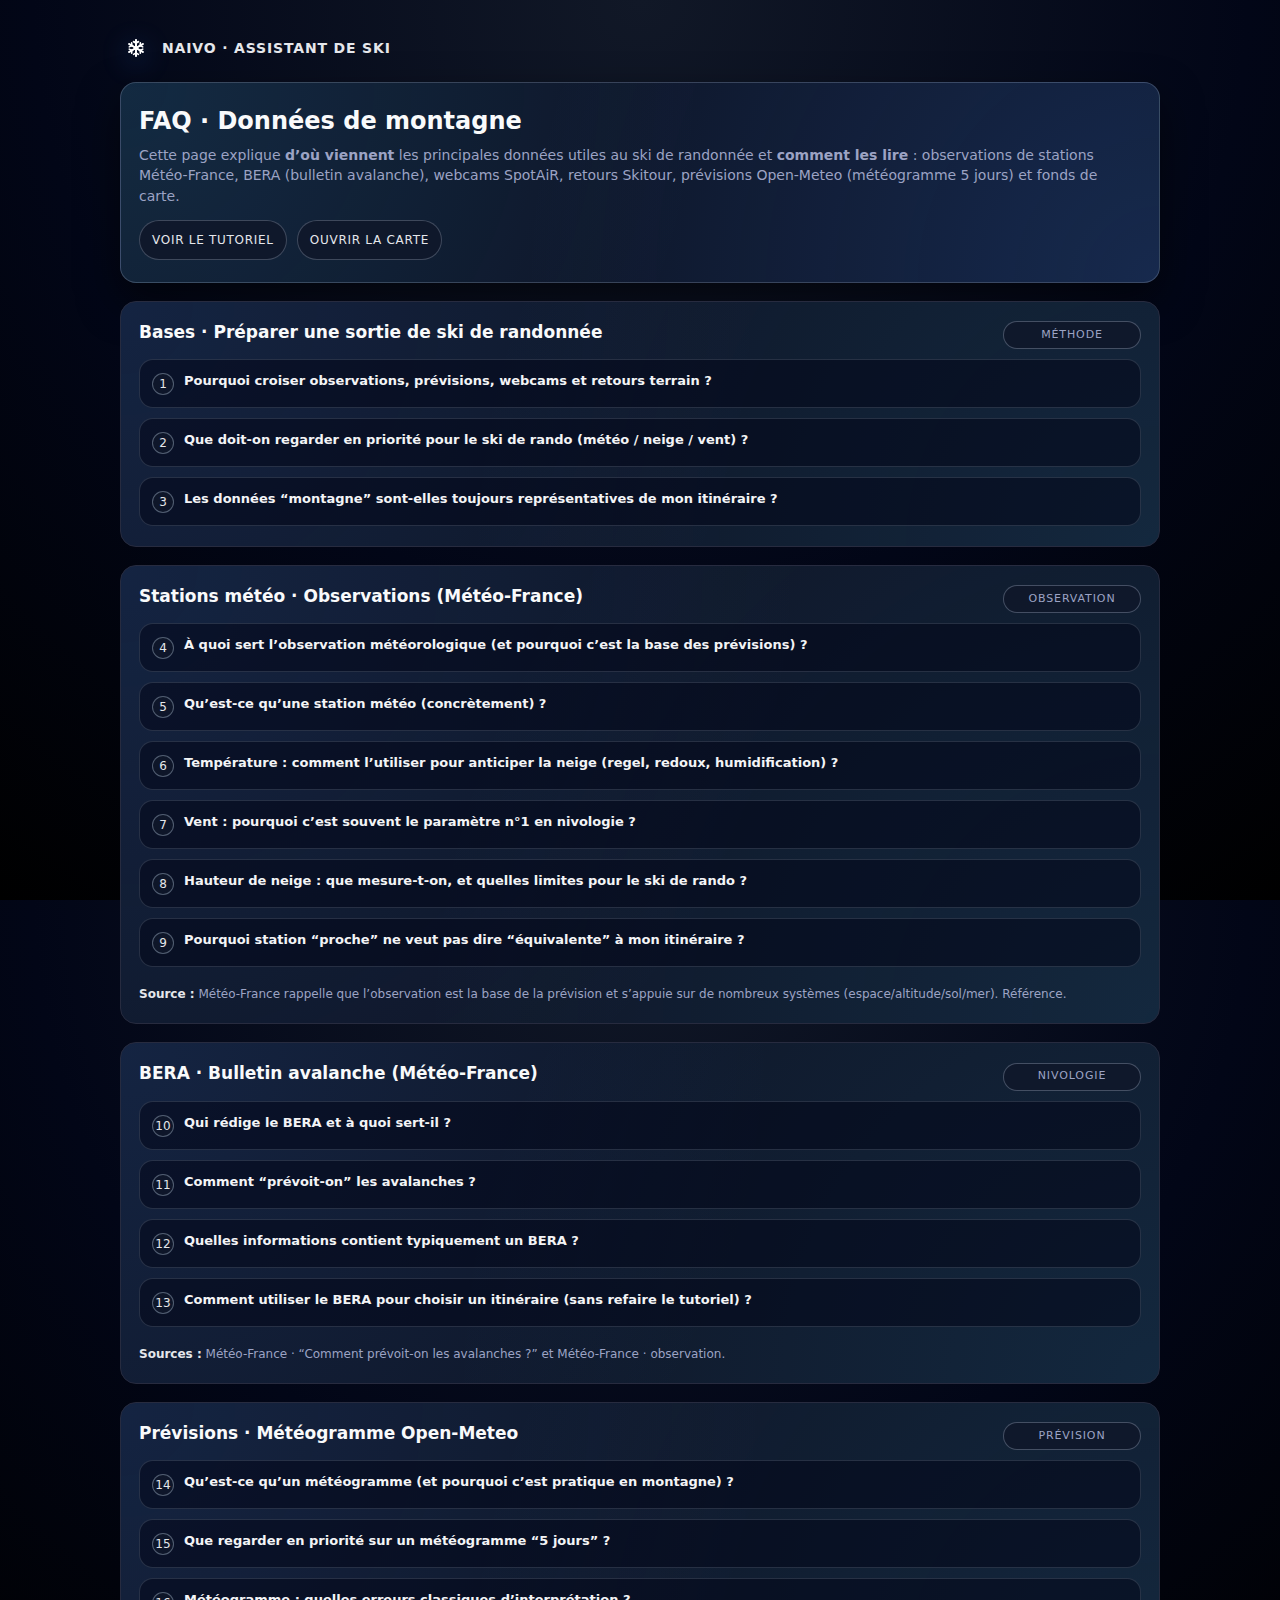
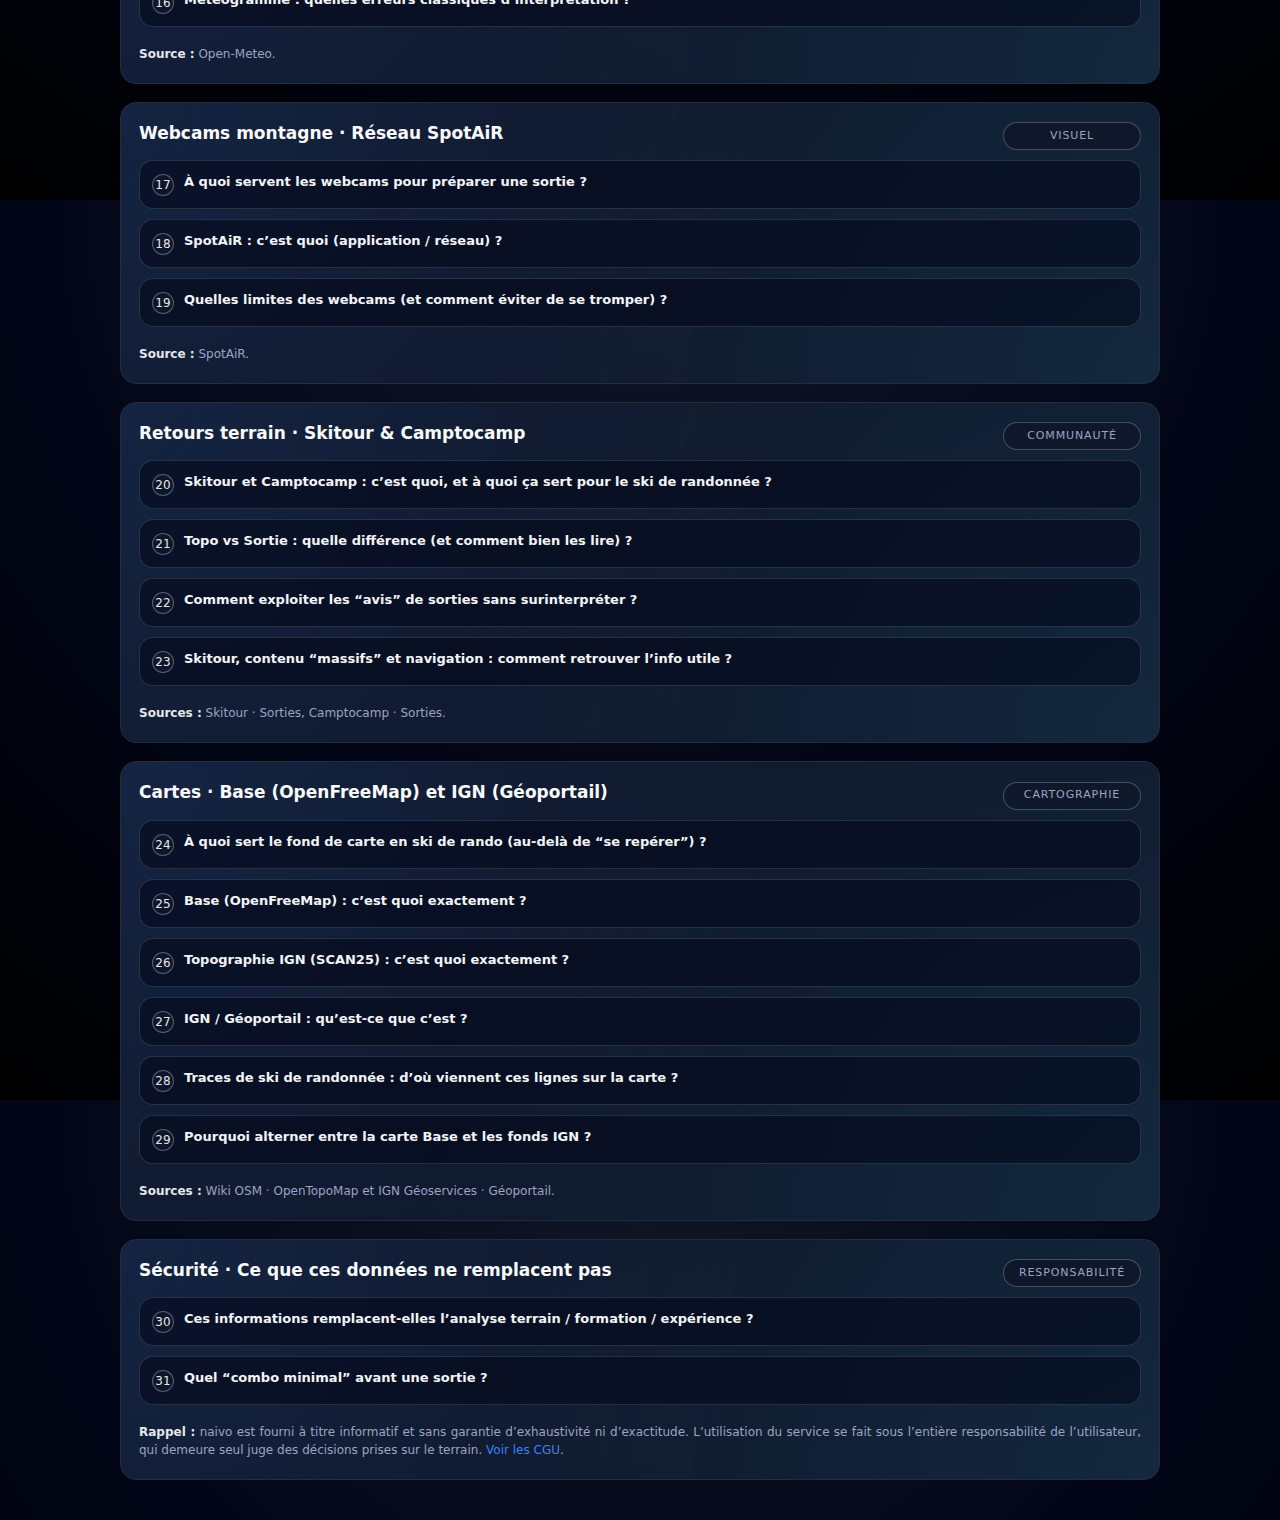
<file: faq/index.html>
<!DOCTYPE html><html lang="fr" data-astro-cid-6kmwghhu> <head><meta charset="utf-8"><meta name="color-scheme" content="dark"><meta name="supported-color-schemes" content="dark"><meta name="viewport" content="width=device-width, initial-scale=1"><title>FAQ naivo - Données de montagne</title><meta name="description" content="Questions fréquentes sur les données de montagne utiles au ski de randonnée : observations des stations Météo-France, BERA, webcams, retours Skitour et prévisions."><!-- Favicon prioritaire (Google SERP / legacy) --><link rel="icon" href="/favicon.ico" sizes="any"><link rel="shortcut icon" href="/favicon.ico"><!-- Favicons modernes --><link rel="icon" type="image/svg+xml" href="/logo/flocon-white.svg"><link rel="icon" type="image/png" sizes="48x48" href="/icons/icon-48.png"><link rel="icon" type="image/png" sizes="192x192" href="/icons/icon-192.png"><link rel="apple-touch-icon" href="/icons/icon-192.png"><link rel="canonical" href="https://naivo.fr/faq"><link rel="stylesheet" href="/assets/index.Cwamp5zG.css">
<link rel="stylesheet" href="/assets/faq.6hmnLXlj.css"></head> <body data-astro-cid-6kmwghhu> <main class="main" data-astro-cid-6kmwghhu> <header class="logo-row" data-astro-cid-6kmwghhu> <a href="/" class="logo-link" aria-label="Retour à l'accueil naivo" data-astro-cid-6kmwghhu> <div class="logo-mark" data-astro-cid-6kmwghhu> <img src="/logo/flocon-white.svg" alt="naivo" class="logo-flocon" data-astro-cid-6kmwghhu> </div> <div class="logo-text" data-astro-cid-6kmwghhu>naivo &middot; Assistant de ski</div> </a> </header> <section class="hero" data-astro-cid-6kmwghhu> <h1 class="hero-title" data-astro-cid-6kmwghhu>FAQ &middot; Données de montagne</h1> <p class="hero-sub" data-astro-cid-6kmwghhu>
Cette page explique <strong data-astro-cid-6kmwghhu>d’où viennent</strong> les principales données utiles au ski de randonnée et
<strong data-astro-cid-6kmwghhu>comment les lire</strong> : observations de stations Météo-France, BERA (bulletin avalanche),
					webcams SpotAiR, retours Skitour, prévisions Open-Meteo (météogramme 5 jours) et fonds de carte.
</p> <div class="hero-actions" data-astro-cid-6kmwghhu> <a class="btn" href="/tutoriel" aria-label="Voir le tutoriel Naivo" data-astro-cid-6kmwghhu>Voir le tutoriel</a> <a class="btn" href="/" aria-label="Ouvrir Naivo" data-astro-cid-6kmwghhu>Ouvrir la carte</a> </div> </section> <!-- 1) Bases : pourquoi croiser les sources --> <section class="section" id="bases" data-astro-cid-6kmwghhu> <div class="section-header" data-astro-cid-6kmwghhu> <h2 class="section-title" data-astro-cid-6kmwghhu>Bases &middot; Préparer une sortie de ski de randonnée</h2> <div class="section-tag" data-astro-cid-6kmwghhu>Méthode</div> </div> <div class="faq-grid" data-astro-cid-6kmwghhu> <details class="faq" data-astro-cid-6kmwghhu> <summary class="faq-q" data-astro-cid-6kmwghhu> <div class="faq-bullet" data-astro-cid-6kmwghhu>1</div> <p class="faq-q-text" data-astro-cid-6kmwghhu>Pourquoi croiser observations, prévisions, webcams et retours terrain ?</p> </summary> <div class="faq-a" data-astro-cid-6kmwghhu> <p data-astro-cid-6kmwghhu>
En montagne, une seule source ne suffit presque jamais. Les <strong data-astro-cid-6kmwghhu>observations</strong> décrivent ce qui s’est
								passé (ou se passe) à un endroit précis ; les <strong data-astro-cid-6kmwghhu>prévisions</strong> projettent l’évolution (vent, redoux,
								chutes de neige, iso 0&deg;C, visibilité) ; les <strong data-astro-cid-6kmwghhu>webcams</strong> donnent une validation visuelle ; et les
<strong data-astro-cid-6kmwghhu>retours terrain</strong> contextualisent (qualité de neige, portage, croûtes, regel, traces de transport).
</p> <ul data-astro-cid-6kmwghhu> <li data-astro-cid-6kmwghhu>Objectif : réduire l’incertitude, pas chercher “la vérité” unique.</li> <li data-astro-cid-6kmwghhu>Règle pratique : si 2 sources se contredisent, comprendre <em data-astro-cid-6kmwghhu>pourquoi</em> (altitude, exposition, horaire, vallée…).</li> </ul> </div> </details> <details class="faq" data-astro-cid-6kmwghhu> <summary class="faq-q" data-astro-cid-6kmwghhu> <div class="faq-bullet" data-astro-cid-6kmwghhu>2</div> <p class="faq-q-text" data-astro-cid-6kmwghhu>Que doit-on regarder en priorité pour le ski de rando (météo / neige / vent) ?</p> </summary> <div class="faq-a" data-astro-cid-6kmwghhu> <p data-astro-cid-6kmwghhu>
Pour une sortie typique : <strong data-astro-cid-6kmwghhu>vent</strong> (transport de neige, plaques), <strong data-astro-cid-6kmwghhu>température</strong>
(redoux, regel, humidification), <strong data-astro-cid-6kmwghhu>neige récente</strong> (quantité/qualité), <strong data-astro-cid-6kmwghhu>visibilité</strong>
(sécurité et orientation), puis <strong data-astro-cid-6kmwghhu>chronologie</strong> (à quelle heure ça change).
</p> <ul data-astro-cid-6kmwghhu> <li data-astro-cid-6kmwghhu>Vent + neige : cocktail classique pour formation de plaques.</li> <li data-astro-cid-6kmwghhu>Température + ensoleillement : transformation (croûte, soupe, regel nocturne).</li> <li data-astro-cid-6kmwghhu>Pluie/neige, iso 0&deg;C : humidification rapide du manteau.</li> </ul> </div> </details> <details class="faq" data-astro-cid-6kmwghhu> <summary class="faq-q" data-astro-cid-6kmwghhu> <div class="faq-bullet" data-astro-cid-6kmwghhu>3</div> <p class="faq-q-text" data-astro-cid-6kmwghhu>Les données “montagne” sont-elles toujours représentatives de mon itinéraire ?</p> </summary> <div class="faq-a" data-astro-cid-6kmwghhu> <p data-astro-cid-6kmwghhu>
Non : la montagne est un patchwork de microclimats. Une station (ou une webcam) est un point fixe ; ton itinéraire
								traverse plusieurs altitudes et expositions. C’est exactement pour cela qu’on croise plusieurs sources et qu’on raisonne
								“par tranches d’altitude / orientations”.
</p> <ul data-astro-cid-6kmwghhu> <li data-astro-cid-6kmwghhu>Un col ventilé n’aura pas la même neige qu’une combe abritée.</li> <li data-astro-cid-6kmwghhu>Une vallée encaissée peut rester froide quand une crête prend le soleil + vent.</li> </ul> </div> </details> </div> </section> <!-- 2) Observations : Météo-France --> <section class="section" id="stations" data-astro-cid-6kmwghhu> <div class="section-header" data-astro-cid-6kmwghhu> <h2 class="section-title" data-astro-cid-6kmwghhu>Stations météo &middot; Observations (Météo-France)</h2> <div class="section-tag" data-astro-cid-6kmwghhu>Observation</div> </div> <div class="faq-grid" data-astro-cid-6kmwghhu> <details class="faq" data-astro-cid-6kmwghhu> <summary class="faq-q" data-astro-cid-6kmwghhu> <div class="faq-bullet" data-astro-cid-6kmwghhu>4</div> <p class="faq-q-text" data-astro-cid-6kmwghhu>À quoi sert l’observation météorologique (et pourquoi c’est la base des prévisions) ?</p> </summary> <div class="faq-a" data-astro-cid-6kmwghhu> <p data-astro-cid-6kmwghhu>
L’observation est la base de toute prévision : pour prévoir le temps, il faut d’abord connaître précisément l’état de
								l’atmosphère. Météo-France décrit des systèmes d’observation “depuis l’espace, en altitude, au sol ou en mer”, qui alimentent
								à la fois l’analyse météo et les modèles de prévision. (<em data-astro-cid-6kmwghhu>Radars, satellites, stations, etc.</em>)
</p> <p class="mini-note" data-astro-cid-6kmwghhu>
En ski de rando, l’intérêt est immédiat : on vérifie ce qui s’est réellement produit (neige, vent, températures, pluie/neige)
								avant d’interpréter une prévision.
</p> </div> </details> <details class="faq" data-astro-cid-6kmwghhu> <summary class="faq-q" data-astro-cid-6kmwghhu> <div class="faq-bullet" data-astro-cid-6kmwghhu>5</div> <p class="faq-q-text" data-astro-cid-6kmwghhu>Qu’est-ce qu’une station météo (concrètement) ?</p> </summary> <div class="faq-a" data-astro-cid-6kmwghhu> <p data-astro-cid-6kmwghhu>
Une station météo est un point instrumenté qui mesure, selon l’équipement, des variables comme la <strong data-astro-cid-6kmwghhu>température</strong>,
								l’<strong data-astro-cid-6kmwghhu>humidité</strong>, la <strong data-astro-cid-6kmwghhu>pression</strong>, le <strong data-astro-cid-6kmwghhu>vent</strong> (vitesse/direction), et parfois la <strong data-astro-cid-6kmwghhu>neige</strong>
(hauteur) ou les <strong data-astro-cid-6kmwghhu>précipitations</strong>. Ces mesures sont ensuite transmises pour être exploitées en observation, en climatologie
								et dans la prévision.
</p> <ul data-astro-cid-6kmwghhu> <li data-astro-cid-6kmwghhu>Mesure locale : utile, mais à interpréter avec l’altitude, l’exposition et l’environnement (crête/forêt/plateau).</li> <li data-astro-cid-6kmwghhu>Très précieux pour valider une prévision (ex : vent réel plus fort que prévu).</li> </ul> </div> </details> <details class="faq" data-astro-cid-6kmwghhu> <summary class="faq-q" data-astro-cid-6kmwghhu> <div class="faq-bullet" data-astro-cid-6kmwghhu>6</div> <p class="faq-q-text" data-astro-cid-6kmwghhu>Température : comment l’utiliser pour anticiper la neige (regel, redoux, humidification) ?</p> </summary> <div class="faq-a" data-astro-cid-6kmwghhu> <p data-astro-cid-6kmwghhu>
La température observée aide à comprendre l’état du manteau : <strong data-astro-cid-6kmwghhu>regel nocturne</strong> si températures négatives + ciel dégagé,
<strong data-astro-cid-6kmwghhu>humidification</strong> et neige lourde si redoux durable, <strong data-astro-cid-6kmwghhu>croûtes</strong> si alternance regel/redoux.
</p> <ul data-astro-cid-6kmwghhu> <li data-astro-cid-6kmwghhu>Un redoux marqué peut déstabiliser rapidement les pentes raides et les orientations ensoleillées.</li> <li data-astro-cid-6kmwghhu>Après une nuit claire et froide, le matin peut être plus “sûr” (mais attention au réchauffement rapide).</li> </ul> </div> </details> <details class="faq" data-astro-cid-6kmwghhu> <summary class="faq-q" data-astro-cid-6kmwghhu> <div class="faq-bullet" data-astro-cid-6kmwghhu>7</div> <p class="faq-q-text" data-astro-cid-6kmwghhu>Vent : pourquoi c’est souvent le paramètre n&deg;1 en nivologie ?</p> </summary> <div class="faq-a" data-astro-cid-6kmwghhu> <p data-astro-cid-6kmwghhu>
Le vent transporte la neige (transport éolien) et peut former des <strong data-astro-cid-6kmwghhu>accumulations</strong> et des <strong data-astro-cid-6kmwghhu>plaques</strong>
(souvent en sous-le-vent). Une station exposée peut donner un signal précieux : si le vent est fort et durable, on suspecte des zones
								chargées même sans grosse chute de neige “au sol”.
</p> <ul data-astro-cid-6kmwghhu> <li data-astro-cid-6kmwghhu>À lire avec la direction : sous le vent = zones potentiellement chargées.</li> <li data-astro-cid-6kmwghhu>Le vent peut aussi “décaper” certaines arêtes (neige dure/gelée) et créer des contrastes dangereux.</li> </ul> </div> </details> <details class="faq" data-astro-cid-6kmwghhu> <summary class="faq-q" data-astro-cid-6kmwghhu> <div class="faq-bullet" data-astro-cid-6kmwghhu>8</div> <p class="faq-q-text" data-astro-cid-6kmwghhu>Hauteur de neige : que mesure-t-on, et quelles limites pour le ski de rando ?</p> </summary> <div class="faq-a" data-astro-cid-6kmwghhu> <p data-astro-cid-6kmwghhu>
Quand une station fournit une hauteur de neige, elle renseigne sur l’évolution locale (accumulation, tassement, fonte) à son emplacement
								et à son altitude. C’est très utile pour voir une tendance (redoux, chutes récentes), mais cela ne remplace pas une lecture terrain.
</p> <ul data-astro-cid-6kmwghhu> <li data-astro-cid-6kmwghhu>Une valeur “hauteur” ne dit pas tout : portance, croûtes, humidité, vent, cohésion…</li> <li data-astro-cid-6kmwghhu>Comparer plusieurs altitudes si possible (bas/haut du massif) pour comprendre le gradient.</li> </ul> </div> </details> <details class="faq" data-astro-cid-6kmwghhu> <summary class="faq-q" data-astro-cid-6kmwghhu> <div class="faq-bullet" data-astro-cid-6kmwghhu>9</div> <p class="faq-q-text" data-astro-cid-6kmwghhu>Pourquoi station “proche” ne veut pas dire “équivalente” à mon itinéraire ?</p> </summary> <div class="faq-a" data-astro-cid-6kmwghhu> <p data-astro-cid-6kmwghhu>
Deux points proches sur une carte peuvent être très différents en montagne : inversion de vallée, crête ventilée, forêt abritée, altitude
								différente, orientation au soleil. On utilise donc la station comme <strong data-astro-cid-6kmwghhu>indice</strong> et on raisonne : “à altitude comparable et dans un
								environnement similaire, je m’attends à…”.
</p> </div> </details> </div> <p class="footer-note" data-astro-cid-6kmwghhu> <strong data-astro-cid-6kmwghhu>Source :</strong> Météo-France rappelle que l’observation est la base de la prévision et s’appuie sur de nombreux systèmes (espace/altitude/sol/mer).
<a href="https://meteofrance.com/actualites-et-dossiers/comprendre-la-meteo/lobservation-meteorologique" target="_blank" rel="noopener" data-astro-cid-6kmwghhu>Référence</a>.
</p> </section> <!-- 3) BERA : Météo-France --> <section class="section" id="bera" data-astro-cid-6kmwghhu> <div class="section-header" data-astro-cid-6kmwghhu> <h2 class="section-title" data-astro-cid-6kmwghhu>BERA &middot; Bulletin avalanche (Météo-France)</h2> <div class="section-tag" data-astro-cid-6kmwghhu>Nivologie</div> </div> <div class="faq-grid" data-astro-cid-6kmwghhu> <details class="faq" data-astro-cid-6kmwghhu> <summary class="faq-q" data-astro-cid-6kmwghhu> <div class="faq-bullet" data-astro-cid-6kmwghhu>10</div> <p class="faq-q-text" data-astro-cid-6kmwghhu>Qui rédige le BERA et à quoi sert-il ?</p> </summary> <div class="faq-a" data-astro-cid-6kmwghhu> <p data-astro-cid-6kmwghhu>
Le BERA (Bulletin d’Estimation du Risque d’Avalanche) est élaboré par les <strong data-astro-cid-6kmwghhu>prévisionnistes de Météo-France</strong> pendant la saison.
								C’est un outil de référence pour estimer le danger d’avalanche à l’échelle d’un massif, et aider à la décision (pratique hors-piste, ski de
								randonnée, professionnels).
</p> <ul data-astro-cid-6kmwghhu> <li data-astro-cid-6kmwghhu>Il ne “garantit” pas la sécurité : il fournit un cadre de danger et des problèmes typiques.</li> <li data-astro-cid-6kmwghhu>Il s’interprète avec l’itinéraire (altitude, orientation, pentes raides, zones chargées).</li> </ul> </div> </details> <details class="faq" data-astro-cid-6kmwghhu> <summary class="faq-q" data-astro-cid-6kmwghhu> <div class="faq-bullet" data-astro-cid-6kmwghhu>11</div> <p class="faq-q-text" data-astro-cid-6kmwghhu>Comment “prévoit-on” les avalanches ?</p> </summary> <div class="faq-a" data-astro-cid-6kmwghhu> <p data-astro-cid-6kmwghhu>
La prévision avalanche combine la météo (passée et prévue), l’évolution du <strong data-astro-cid-6kmwghhu>manteau neigeux</strong> et des observations terrain. Météo-France
								explique le principe : des prévisionnistes élaborent tout au long de la saison des bulletins, en s’appuyant sur l’état de la neige, les chutes, le vent,
								le redoux, etc.
</p> <ul data-astro-cid-6kmwghhu> <li data-astro-cid-6kmwghhu>Objectif : identifier les situations dangereuses (plaques, neige humide, couches fragiles…).</li> <li data-astro-cid-6kmwghhu>On raisonne par “problèmes avalanche” et “zones à risque” (altitude/orientation).</li> </ul> </div> </details> <details class="faq" data-astro-cid-6kmwghhu> <summary class="faq-q" data-astro-cid-6kmwghhu> <div class="faq-bullet" data-astro-cid-6kmwghhu>12</div> <p class="faq-q-text" data-astro-cid-6kmwghhu>Quelles informations contient typiquement un BERA ?</p> </summary> <div class="faq-a" data-astro-cid-6kmwghhu> <p data-astro-cid-6kmwghhu>
Le BERA synthétise en général : <strong data-astro-cid-6kmwghhu>niveau de danger</strong> (échelle européenne), <strong data-astro-cid-6kmwghhu>évolution</strong> (hausse/baisse), description des
<strong data-astro-cid-6kmwghhu>problèmes avalanche</strong>, secteurs/altitudes concernés (expositions, sous le vent…), et éléments de contexte (météo récente, qualité/structure du manteau).
</p> <ul data-astro-cid-6kmwghhu> <li data-astro-cid-6kmwghhu>Ce n’est pas une “carte d’itinéraire” : c’est une lecture de danger par massif.</li> <li data-astro-cid-6kmwghhu>Le cœur de la décision vient du croisement : BERA + météo + terrain + observation.</li> </ul> </div> </details> <details class="faq" data-astro-cid-6kmwghhu> <summary class="faq-q" data-astro-cid-6kmwghhu> <div class="faq-bullet" data-astro-cid-6kmwghhu>13</div> <p class="faq-q-text" data-astro-cid-6kmwghhu>Comment utiliser le BERA pour choisir un itinéraire (sans refaire le tutoriel) ?</p> </summary> <div class="faq-a" data-astro-cid-6kmwghhu> <p data-astro-cid-6kmwghhu>
Traduire le bulletin en contraintes simples : éviter certaines <strong data-astro-cid-6kmwghhu>orientations</strong> (ex : sous le vent), limiter l’exposition aux <strong data-astro-cid-6kmwghhu>pentes raides</strong>,
								ajuster l’altitude (ex : problème au-dessus d’une cote), et choisir des options de repli. Le but n’est pas d’être “expert”, mais d’être cohérent avec les messages du bulletin.
</p> <ul data-astro-cid-6kmwghhu> <li data-astro-cid-6kmwghhu>Si le bulletin insiste sur plaques sous le vent : privilégier itinéraires plus doux et abrités.</li> <li data-astro-cid-6kmwghhu>Si neige humide / redoux : viser horaires plus froids, limiter pentes raides en soleil.</li> </ul> </div> </details> </div> <p class="footer-note" data-astro-cid-6kmwghhu> <strong data-astro-cid-6kmwghhu>Sources :</strong> <a href="https://meteofrance.com/comprendre-la-meteo/precipitations/peut-prevoir-les-avalanches" target="_blank" rel="noopener" data-astro-cid-6kmwghhu>Météo-France &middot; “Comment prévoit-on les avalanches ?”</a>
et
<a href="https://meteofrance.com/actualites-et-dossiers/comprendre-la-meteo/lobservation-meteorologique" target="_blank" rel="noopener" data-astro-cid-6kmwghhu>Météo-France &middot; observation</a>.
</p> </section> <!-- 4) Prévisions : meteoblue / météogramme --> <section class="section" id="meteogramme" data-astro-cid-6kmwghhu> <div class="section-header" data-astro-cid-6kmwghhu> <h2 class="section-title" data-astro-cid-6kmwghhu>Prévisions &middot; Météogramme Open-Meteo</h2> <div class="section-tag" data-astro-cid-6kmwghhu>Prévision</div> </div> <div class="faq-grid" data-astro-cid-6kmwghhu> <details class="faq" data-astro-cid-6kmwghhu> <summary class="faq-q" data-astro-cid-6kmwghhu> <div class="faq-bullet" data-astro-cid-6kmwghhu>14</div> <p class="faq-q-text" data-astro-cid-6kmwghhu>Qu’est-ce qu’un météogramme (et pourquoi c’est pratique en montagne) ?</p> </summary> <div class="faq-a" data-astro-cid-6kmwghhu> <p data-astro-cid-6kmwghhu>
Un météogramme est une représentation synthétique de la météo prévue sur une période (souvent plusieurs jours) sous forme de
								courbes et de bandes (température, précipitations, vent, nébulosité, etc.). L’intérêt est de visualiser rapidement la <strong data-astro-cid-6kmwghhu>chronologie</strong> :
								quand le vent forcit, quand la neige arrive, quand ça se dégage, quand le redoux bascule en pluie, etc.
</p> <ul data-astro-cid-6kmwghhu> <li data-astro-cid-6kmwghhu>En ski de rando : on lit “à quelle heure” un risque devient dominant (vent, visibilité, neige).</li> <li data-astro-cid-6kmwghhu>On prépare des fenêtres : départ tôt, ou repli avant la dégradation.</li> </ul> </div> </details> <details class="faq" data-astro-cid-6kmwghhu> <summary class="faq-q" data-astro-cid-6kmwghhu> <div class="faq-bullet" data-astro-cid-6kmwghhu>15</div> <p class="faq-q-text" data-astro-cid-6kmwghhu>Que regarder en priorité sur un météogramme “5 jours” ?</p> </summary> <div class="faq-a" data-astro-cid-6kmwghhu> <p data-astro-cid-6kmwghhu>
Sur 5 jours, on cherche surtout des <strong data-astro-cid-6kmwghhu>tendances</strong> et des <strong data-astro-cid-6kmwghhu>séquences</strong> : épisode de vent, succession de fronts,
								période de regel nocturne, fenêtre de beau temps, risque de brouillard/nuages bas, etc.
</p> <ul data-astro-cid-6kmwghhu> <li data-astro-cid-6kmwghhu><strong data-astro-cid-6kmwghhu>Vent</strong> : vitesse + rafales + persistance (transport de neige).</li> <li data-astro-cid-6kmwghhu><strong data-astro-cid-6kmwghhu>Température</strong> : iso 0&deg;C / alternance gel-dégel (stabilité + qualité de neige).</li> <li data-astro-cid-6kmwghhu><strong data-astro-cid-6kmwghhu>Précipitations</strong> : timing et intensité (neige/poudreuse vs pluie lourde).</li> <li data-astro-cid-6kmwghhu><strong data-astro-cid-6kmwghhu>Nébulosité</strong> : visibilité / navigation / rayonnement (regel vs transformation).</li> </ul> </div> </details> <details class="faq" data-astro-cid-6kmwghhu> <summary class="faq-q" data-astro-cid-6kmwghhu> <div class="faq-bullet" data-astro-cid-6kmwghhu>16</div> <p class="faq-q-text" data-astro-cid-6kmwghhu>Météogramme : quelles erreurs classiques d’interprétation ?</p> </summary> <div class="faq-a" data-astro-cid-6kmwghhu> <p data-astro-cid-6kmwghhu>
Trois pièges : (1) confondre une prévision “point” avec un massif entier ; (2) oublier l’altitude et l’exposition ; (3) prendre un détail horaire comme certain
								à J+4/J+5. À cet horizon, on lit surtout le scénario général.
</p> <ul data-astro-cid-6kmwghhu> <li data-astro-cid-6kmwghhu>Astuce : à J+4/J+5, chercher “fenêtre probable”, pas “heure exacte”.</li> <li data-astro-cid-6kmwghhu>Comparer avec observations récentes : si les modèles sont “en retard” sur le vent, prudence.</li> </ul> </div> </details> </div> <p class="footer-note" data-astro-cid-6kmwghhu> <strong data-astro-cid-6kmwghhu>Source :</strong> <a href="https://open-meteo.com/" target="_blank" rel="noopener" data-astro-cid-6kmwghhu>Open-Meteo</a>.
</p> </section> <!-- 5) Webcams : SpotAiR --> <section class="section" id="webcams" data-astro-cid-6kmwghhu> <div class="section-header" data-astro-cid-6kmwghhu> <h2 class="section-title" data-astro-cid-6kmwghhu>Webcams montagne &middot; Réseau SpotAiR</h2> <div class="section-tag" data-astro-cid-6kmwghhu>Visuel</div> </div> <div class="faq-grid" data-astro-cid-6kmwghhu> <details class="faq" data-astro-cid-6kmwghhu> <summary class="faq-q" data-astro-cid-6kmwghhu> <div class="faq-bullet" data-astro-cid-6kmwghhu>17</div> <p class="faq-q-text" data-astro-cid-6kmwghhu>À quoi servent les webcams pour préparer une sortie ?</p> </summary> <div class="faq-a" data-astro-cid-6kmwghhu> <p data-astro-cid-6kmwghhu>
Une webcam ne remplace pas une observation nivologique, mais elle est excellente pour valider : <strong data-astro-cid-6kmwghhu>visibilité</strong>,
								état du ciel (bouché / dégagé), présence de précipitations, limite pluie/neige “à l’œil”, enneigement bas, effet du vent (spindrift),
								et parfois l’état de la route/départ.
</p> <ul data-astro-cid-6kmwghhu> <li data-astro-cid-6kmwghhu>Très utile le matin même : “est-ce que c’est bâché ?”</li> <li data-astro-cid-6kmwghhu>Utile en amont : repérer l’enneigement bas et le portage probable.</li> </ul> </div> </details> <details class="faq" data-astro-cid-6kmwghhu> <summary class="faq-q" data-astro-cid-6kmwghhu> <div class="faq-bullet" data-astro-cid-6kmwghhu>18</div> <p class="faq-q-text" data-astro-cid-6kmwghhu>SpotAiR : c’est quoi (application / réseau) ?</p> </summary> <div class="faq-a" data-astro-cid-6kmwghhu> <p data-astro-cid-6kmwghhu>
SpotAiR est une plateforme/app orientée activités outdoor qui agrège différents contenus géolocalisés (dont des webcams) et propose un accès via services.
								Dans Naivo, SpotAiR sert de source pour des webcams montagne (selon disponibilités et droits).
</p> <p class="mini-note" data-astro-cid-6kmwghhu>
Important : une webcam dépend de son site (exposition, qualité, fréquence de mise à jour). Une caméra en vallée n’informe pas comme une caméra en crête.
</p> </div> </details> <details class="faq" data-astro-cid-6kmwghhu> <summary class="faq-q" data-astro-cid-6kmwghhu> <div class="faq-bullet" data-astro-cid-6kmwghhu>19</div> <p class="faq-q-text" data-astro-cid-6kmwghhu>Quelles limites des webcams (et comment éviter de se tromper) ?</p> </summary> <div class="faq-a" data-astro-cid-6kmwghhu> <p data-astro-cid-6kmwghhu>
Les limites typiques : angle de vue trompeur, compression, contre-jour, neige “blanche” surestimée, caméra givrée, et décalage temporel si l’image n’est pas
								à jour. La bonne pratique : comparer 2 webcams à altitudes différentes et croiser avec stations + prévisions.
</p> <ul data-astro-cid-6kmwghhu> <li data-astro-cid-6kmwghhu>Si tu vois du soleil en station mais webcam bouchée : suspecter nuages bas / brouillard de vallée.</li> <li data-astro-cid-6kmwghhu>Si tu vois de la neige tomber mais température positive : possible pluie/neige, attention au manteau humide.</li> </ul> </div> </details> </div> <p class="footer-note" data-astro-cid-6kmwghhu> <strong data-astro-cid-6kmwghhu>Source :</strong> <a href="https://www.spotair.mobi/" target="_blank" rel="noopener" data-astro-cid-6kmwghhu>SpotAiR</a>.
</p> </section> <!-- 6) Retours terrain : Skitour & Camptocamp --> <section class="section" id="avis" data-astro-cid-6kmwghhu> <div class="section-header" data-astro-cid-6kmwghhu> <h2 class="section-title" data-astro-cid-6kmwghhu>Retours terrain &middot; Skitour & Camptocamp</h2> <div class="section-tag" data-astro-cid-6kmwghhu>Communauté</div> </div> <div class="faq-grid" data-astro-cid-6kmwghhu> <details class="faq" data-astro-cid-6kmwghhu> <summary class="faq-q" data-astro-cid-6kmwghhu> <div class="faq-bullet" data-astro-cid-6kmwghhu>20</div> <p class="faq-q-text" data-astro-cid-6kmwghhu>Skitour et Camptocamp : c’est quoi, et à quoi ça sert pour le ski de randonnée ?</p> </summary> <div class="faq-a" data-astro-cid-6kmwghhu> <p data-astro-cid-6kmwghhu> <strong data-astro-cid-6kmwghhu>Skitour</strong> et <strong data-astro-cid-6kmwghhu>Camptocamp (C2C)</strong> sont deux sites communautaires majeurs pour la montagne. Ils proposent des <strong data-astro-cid-6kmwghhu>topos</strong> (descriptions d'itinéraires) et surtout des <strong data-astro-cid-6kmwghhu>sorties</strong> (comptes-rendus de terrain datés).
</p> <p data-astro-cid-6kmwghhu>
L’intérêt principal pour préparer une sortie est d’accéder à des informations “terrain” très récentes : qualité de la neige, altitude de chaussage, présence de croûtes, effet du vent, traces d'avalanches, etc.
</p> <ul data-astro-cid-6kmwghhu> <li data-astro-cid-6kmwghhu><strong data-astro-cid-6kmwghhu>Skitour</strong> est très focalisé sur le ski de randonnée en France.</li> <li data-astro-cid-6kmwghhu><strong data-astro-cid-6kmwghhu>Camptocamp</strong> est une plateforme plus généraliste (alpinisme, ski, escalade) couvrant l'ensemble de l'arc alpin.</li> </ul> </div> </details> <details class="faq" data-astro-cid-6kmwghhu> <summary class="faq-q" data-astro-cid-6kmwghhu> <div class="faq-bullet" data-astro-cid-6kmwghhu>21</div> <p class="faq-q-text" data-astro-cid-6kmwghhu>Topo vs Sortie : quelle différence (et comment bien les lire) ?</p> </summary> <div class="faq-a" data-astro-cid-6kmwghhu> <p data-astro-cid-6kmwghhu>
Un <strong data-astro-cid-6kmwghhu>topo</strong> décrit un itinéraire “structurel” (ça change peu). Une <strong data-astro-cid-6kmwghhu>sortie</strong> est un compte-rendu daté (ça change tout le temps).
								Pour décider : topo = logique d’itinéraire ; sortie = état du moment.
</p> <ul data-astro-cid-6kmwghhu> <li data-astro-cid-6kmwghhu>Topo : orientation / pentes / passages clés / options / timing.</li> <li data-astro-cid-6kmwghhu>Sortie : qualité de neige (poudre/croûte/soupe), transport, regel, portage, météo vécue.</li> </ul> </div> </details> <details class="faq" data-astro-cid-6kmwghhu> <summary class="faq-q" data-astro-cid-6kmwghhu> <div class="faq-bullet" data-astro-cid-6kmwghhu>22</div> <p class="faq-q-text" data-astro-cid-6kmwghhu>Comment exploiter les “avis” de sorties sans surinterpréter ?</p> </summary> <div class="faq-a" data-astro-cid-6kmwghhu> <p data-astro-cid-6kmwghhu>
Un avis est un retour subjectif, dépendant du niveau, de l’horaire, de l’itinéraire exact et des choix (pentes évitées, changements de plan).
								La bonne pratique : chercher des points communs entre plusieurs sorties récentes (même massif, altitudes proches) et vérifier la cohérence avec météo/vent.
</p> <ul data-astro-cid-6kmwghhu> <li data-astro-cid-6kmwghhu>Si 3 sorties mentionnent “croûte au soleil” : c’est probablement robuste.</li> <li data-astro-cid-6kmwghhu>Si une seule sortie dit “poudre partout” : vérifier altitude/exposition/horaire.</li> </ul> </div> </details> <details class="faq" data-astro-cid-6kmwghhu> <summary class="faq-q" data-astro-cid-6kmwghhu> <div class="faq-bullet" data-astro-cid-6kmwghhu>23</div> <p class="faq-q-text" data-astro-cid-6kmwghhu>Skitour, contenu “massifs” et navigation : comment retrouver l’info utile ?</p> </summary> <div class="faq-a" data-astro-cid-6kmwghhu> <p data-astro-cid-6kmwghhu>
Skitour est structuré autour de pages par massifs (topos, sommets, départs) et d’un flux de sorties. Pour l’usage “conditions”, on cherche en général :
								la sortie la plus récente proche de l’itinéraire, et les sorties associées au même départ/sommet.
</p> <ul data-astro-cid-6kmwghhu> <li data-astro-cid-6kmwghhu>Utiliser les pages “Topos / Sommets / Départs” par massif.</li> <li data-astro-cid-6kmwghhu>Comparer plusieurs sorties (hier / avant-hier) si la météo a évolué rapidement.</li> </ul> </div> </details> </div> <p class="footer-note" data-astro-cid-6kmwghhu> <strong data-astro-cid-6kmwghhu>Sources :</strong> <a href="https://skitour.fr/sorties/" target="_blank" rel="noopener" data-astro-cid-6kmwghhu>Skitour &middot; Sorties</a>,
<a href="https://www.camptocamp.org/outings" target="_blank" rel="noopener" data-astro-cid-6kmwghhu>Camptocamp &middot; Sorties</a>.
</p> </section> <!-- 7) Cartes --> <section class="section" id="cartes" data-astro-cid-6kmwghhu> <div class="section-header" data-astro-cid-6kmwghhu> <h2 class="section-title" data-astro-cid-6kmwghhu>Cartes &middot; Base (OpenFreeMap) et IGN (Géoportail)</h2> <div class="section-tag" data-astro-cid-6kmwghhu>Cartographie</div> </div> <div class="faq-grid" data-astro-cid-6kmwghhu> <details class="faq" data-astro-cid-6kmwghhu> <summary class="faq-q" data-astro-cid-6kmwghhu> <div class="faq-bullet" data-astro-cid-6kmwghhu>24</div> <p class="faq-q-text" data-astro-cid-6kmwghhu>À quoi sert le fond de carte en ski de rando (au-delà de “se repérer”) ?</p> </summary> <div class="faq-a" data-astro-cid-6kmwghhu> <p data-astro-cid-6kmwghhu>
La carte sert à structurer la décision : lecture du relief, repérage des accès, identification des crêtes/cols/vallons, estimation des zones raides,
								et cohérence d’itinéraire (progression, options de repli, zones à éviter). C’est aussi le support pour placer les informations (stations, webcams, retours, etc.)
								dans leur contexte géographique.
</p> </div> </details> <details class="faq" data-astro-cid-6kmwghhu> <summary class="faq-q" data-astro-cid-6kmwghhu> <div class="faq-bullet" data-astro-cid-6kmwghhu>25</div> <p class="faq-q-text" data-astro-cid-6kmwghhu>Base (OpenFreeMap) : c’est quoi exactement ?</p> </summary> <div class="faq-a" data-astro-cid-6kmwghhu> <p data-astro-cid-6kmwghhu>
La carte <strong data-astro-cid-6kmwghhu>Base</strong> est un rendu vectoriel moderne basé sur les données <strong data-astro-cid-6kmwghhu>OpenStreetMap</strong> et servi via <strong data-astro-cid-6kmwghhu>OpenFreeMap</strong>. Elle est optimisée pour la rapidité et la clarté, offrant une navigation fluide et des toponymes toujours lisibles quel que soit le niveau de zoom.
</p> <ul data-astro-cid-6kmwghhu> <li data-astro-cid-6kmwghhu><strong data-astro-cid-6kmwghhu>Vectoriel</strong> : affichage net et rotation fluide de la carte.</li> <li data-astro-cid-6kmwghhu><strong data-astro-cid-6kmwghhu>OSM</strong> : routes, sentiers, sommets et infrastructures mis à jour par la communauté.</li> </ul> </div> </details> <details class="faq" data-astro-cid-6kmwghhu> <summary class="faq-q" data-astro-cid-6kmwghhu> <div class="faq-bullet" data-astro-cid-6kmwghhu>26</div> <p class="faq-q-text" data-astro-cid-6kmwghhu>Topographie IGN (SCAN25) : c’est quoi exactement ?</p> </summary> <div class="faq-a" data-astro-cid-6kmwghhu> <p data-astro-cid-6kmwghhu>
La <strong data-astro-cid-6kmwghhu>Topographie IGN</strong> correspond à la célèbre carte au 1/25&nbsp;000 (SCAN25 Tour) de l'Institut national de l'information géographique et forestière. C’est la référence absolue pour la montagne en France, offrant une précision inégalée sur le relief, les sentiers et la toponymie locale.
</p> <ul data-astro-cid-6kmwghhu> <li data-astro-cid-6kmwghhu><strong data-astro-cid-6kmwghhu>Précision</strong> : lecture fine des barres rocheuses, des combes et de la micro-topographie.</li> <li data-astro-cid-6kmwghhu><strong data-astro-cid-6kmwghhu>Référence</strong> : idéale pour le ski de randonnée et la navigation complexe en zone sauvage.</li> </ul> </div> </details> <details class="faq" data-astro-cid-6kmwghhu> <summary class="faq-q" data-astro-cid-6kmwghhu> <div class="faq-bullet" data-astro-cid-6kmwghhu>27</div> <p class="faq-q-text" data-astro-cid-6kmwghhu>IGN / Géoportail : qu’est-ce que c’est ?</p> </summary> <div class="faq-a" data-astro-cid-6kmwghhu> <p data-astro-cid-6kmwghhu>
Géoportail est le portail national de la connaissance du territoire mis en œuvre par l’IGN. Il facilite l’accès à l’information géographique de référence
								(officielle) sur le territoire national, et permet de visualiser des fonds cartographiques et photographiques, ainsi que des couches superposables.
</p> <ul data-astro-cid-6kmwghhu> <li data-astro-cid-6kmwghhu>Utile en montagne : toponymie, cohérence cartographique “France”, couches et fonds de référence.</li> <li data-astro-cid-6kmwghhu>Bon complément d’un fond OSM : comparer quand un détail est ambigu.</li> </ul> </div> </details> <details class="faq" data-astro-cid-6kmwghhu> <summary class="faq-q" data-astro-cid-6kmwghhu> <div class="faq-bullet" data-astro-cid-6kmwghhu>28</div> <p class="faq-q-text" data-astro-cid-6kmwghhu>Traces de ski de randonnée : d’où viennent ces lignes sur la carte ?</p> </summary> <div class="faq-a" data-astro-cid-6kmwghhu> <p data-astro-cid-6kmwghhu>
Il s’agit de la couche <strong data-astro-cid-6kmwghhu>“Traces de ski de randonnée”</strong> produite par l’IGN. Elle recense des itinéraires classiques et fréquentés, compilés à partir de sources officielles et collaboratives.
</p> <ul data-astro-cid-6kmwghhu> <li data-astro-cid-6kmwghhu><strong data-astro-cid-6kmwghhu>Usage :</strong> Utile pour visualiser les passages classiques, les couloirs ou les arêtes fréquentés.</li> <li data-astro-cid-6kmwghhu><strong data-astro-cid-6kmwghhu>Prudence :</strong> Une trace sur la carte n’est ni un gage de sécurité ni une garantie de passage (avalanches, crevasses, état de la neige).</li> </ul> </div> </details> <details class="faq" data-astro-cid-6kmwghhu> <summary class="faq-q" data-astro-cid-6kmwghhu> <div class="faq-bullet" data-astro-cid-6kmwghhu>29</div> <p class="faq-q-text" data-astro-cid-6kmwghhu>Pourquoi alterner entre la carte Base et les fonds IGN ?</p> </summary> <div class="faq-a" data-astro-cid-6kmwghhu> <p data-astro-cid-6kmwghhu>
Parce que chaque fond a ses forces : le fond <strong data-astro-cid-6kmwghhu>Base</strong> est extrêmement rapide, léger et lisible pour une recherche globale ou une navigation fluide. Les fonds <strong data-astro-cid-6kmwghhu>IGN</strong> (Plan ou Topographie) apportent la précision officielle et une lecture experte du terrain (RGE ALTI, SCAN25) indispensable pour finaliser un choix d'itinéraire engagé.
</p> </div> </details> </div> <p class="footer-note" data-astro-cid-6kmwghhu> <strong data-astro-cid-6kmwghhu>Sources :</strong> <a href="https://wiki.openstreetmap.org/wiki/FR:OpenTopoMap" target="_blank" rel="noopener" data-astro-cid-6kmwghhu>Wiki OSM &middot; OpenTopoMap</a>
et
<a href="https://geoservices.ign.fr/geoportail" target="_blank" rel="noopener" data-astro-cid-6kmwghhu>IGN Géoservices &middot; Géoportail</a>.
</p> </section> <!-- 8) Sécurité --> <section class="section" id="securite" data-astro-cid-6kmwghhu> <div class="section-header" data-astro-cid-6kmwghhu> <h2 class="section-title" data-astro-cid-6kmwghhu>Sécurité &middot; Ce que ces données ne remplacent pas</h2> <div class="section-tag" data-astro-cid-6kmwghhu>Responsabilité</div> </div> <div class="faq-grid" data-astro-cid-6kmwghhu> <details class="faq" data-astro-cid-6kmwghhu> <summary class="faq-q" data-astro-cid-6kmwghhu> <div class="faq-bullet" data-astro-cid-6kmwghhu>30</div> <p class="faq-q-text" data-astro-cid-6kmwghhu>Ces informations remplacent-elles l’analyse terrain / formation / expérience ?</p> </summary> <div class="faq-a" data-astro-cid-6kmwghhu> <p data-astro-cid-6kmwghhu>
Non. Même avec de bonnes données, le risque zéro n’existe pas. Le BERA est une aide à la décision à l’échelle d’un massif ; une station est une mesure locale ;
								une webcam est une vue partielle ; un retour Skitour est subjectif. La décision finale dépend de l’itinéraire, du groupe, de l’horaire et des observations réelles sur place.
</p> <ul data-astro-cid-6kmwghhu> <li data-astro-cid-6kmwghhu>Prévoir : plan A/B/C, options de repli, horaires, marges.</li> <li data-astro-cid-6kmwghhu>Sur place : observer, renoncer si incohérence, garder une marge.</li> </ul> </div> </details> <details class="faq" data-astro-cid-6kmwghhu> <summary class="faq-q" data-astro-cid-6kmwghhu> <div class="faq-bullet" data-astro-cid-6kmwghhu>31</div> <p class="faq-q-text" data-astro-cid-6kmwghhu>Quel “combo minimal” avant une sortie ?</p> </summary> <div class="faq-a" data-astro-cid-6kmwghhu> <p data-astro-cid-6kmwghhu>
Un minimum robuste : (1) BERA du massif ; (2) météo récente + prévision (vent/température/précipitations) ; (3) au moins une validation visuelle (webcam) ;
								(4) un retour terrain récent si disponible ; (5) une carte/itinéraire avec options de repli.
</p> </div> </details> </div> <p class="footer-note" data-astro-cid-6kmwghhu> <strong data-astro-cid-6kmwghhu>Rappel :</strong> naivo est fourni à titre informatif et sans garantie d’exhaustivité ni d’exactitude. L’utilisation du service se fait sous l’entière responsabilité de l’utilisateur, qui demeure seul juge des décisions prises sur le terrain. <a href="/cgu" class="legal-link" data-astro-cid-6kmwghhu>Voir les CGU</a>.
</p> </section> </main> </body></html><!-- © 2026 naivo
Licensed under the PolyForm Noncommercial License -->
</file>
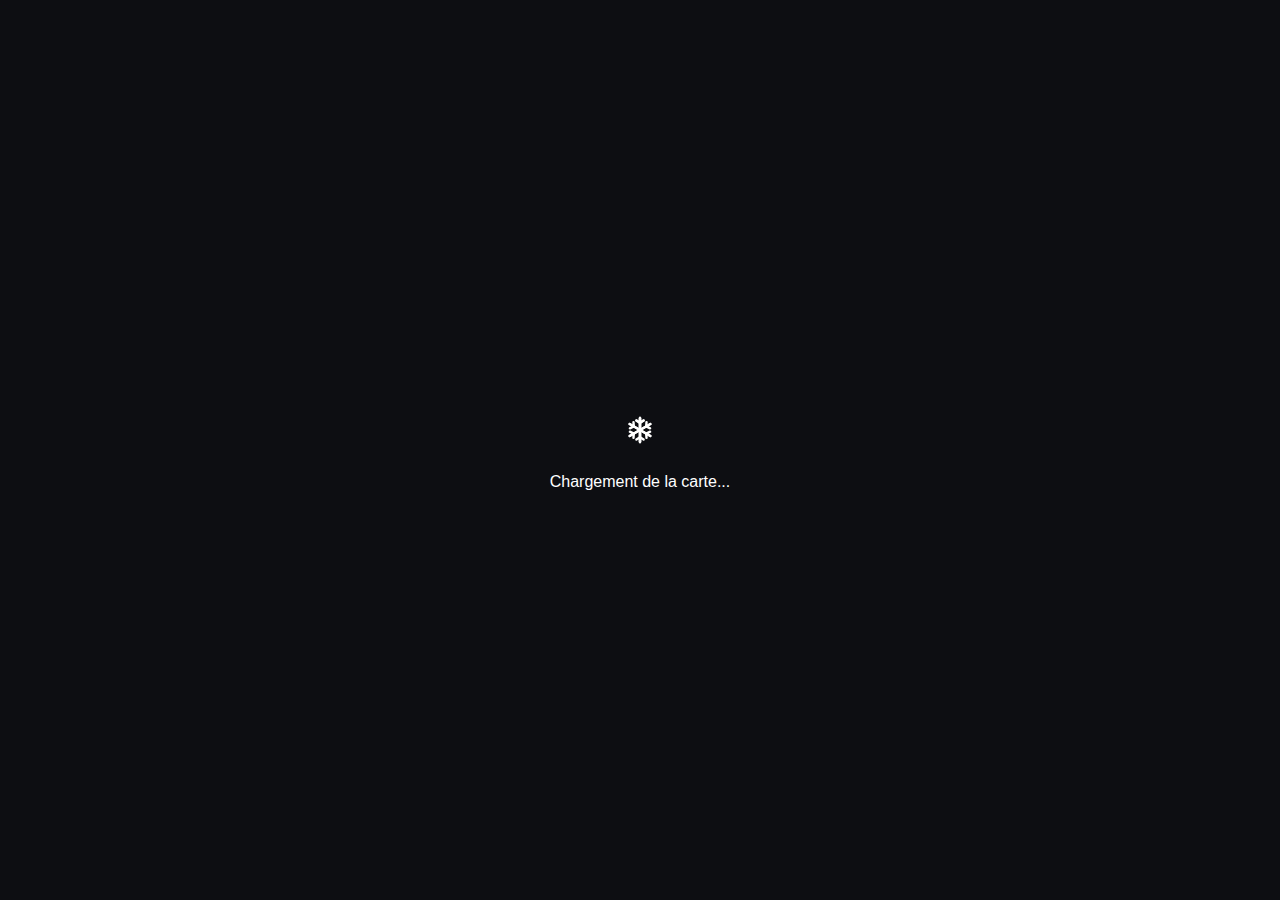
<file: mobile/index.html>
<!DOCTYPE html><html lang="fr" data-astro-cid-47ezsiys> <head><meta charset="utf-8"><meta name="color-scheme" content="dark"><meta name="supported-color-schemes" content="dark"><link rel="manifest" href="/manifest.webmanifest"><link rel="icon" href="/favicon.ico" sizes="any"><link rel="icon" type="image/svg+xml" href="/logo/flocon-white.svg"><link rel="apple-touch-icon" href="/icons/icon-192.png"><meta name="viewport" content="width=device-width, initial-scale=1, maximum-scale=1, user-scalable=0"><meta name="generator" content="Astro v5.16.4"><title>Naivo - Assistant de ski</title><meta name="description" content="Naivo centralise les données météo et nivologiques (BERA, observations de stations, webcams, prévisions et retours terrain) avec recherche par lieu et carte interactive."><meta name="theme-color" content="#0d0e12"><link rel="canonical" href="https://naivo.fr/mobile/"><link rel="preconnect" href="https://fonts.googleapis.com"><link rel="preconnect" href="https://fonts.gstatic.com" crossorigin><link href="https://fonts.googleapis.com/css2?family=Inter:wght@400;500;600;700&display=swap" rel="stylesheet"><!-- Google tag (gtag.js) --><script async src="https://www.googletagmanager.com/gtag/js?id=G-JM5E6H816Y"></script><script>
			window.dataLayer = window.dataLayer || [];
			function gtag(){dataLayer.push(arguments);}
			gtag('js', new Date());
			gtag('config', 'G-JM5E6H816Y');
		</script><script>
			// Hide loading overlay after 2 seconds (estimate for map initialization)
			// In a real scenario, we could use an event from the React component
			setTimeout(() => {
				const overlay = document.getElementById('loading-overlay');
				if (overlay) {
					overlay.style.opacity = '0';
					setTimeout(() => overlay.remove(), 500);
				}
			}, 2000);
		</script><link rel="stylesheet" href="/assets/faq.CfSuX6Q2.css">
<style>html{height:100%}body{display:flex;flex-direction:column;min-height:100svh;height:100svh;padding:0;overflow:hidden;background:#0d0e12}main[data-astro-cid-47ezsiys]{width:100%;flex:1;display:flex;min-height:0}.container[data-astro-cid-47ezsiys]{width:100vw;max-width:none;padding:0;padding-bottom:env(safe-area-inset-bottom,0px)}
</style>
<link rel="stylesheet" href="/assets/index.BQlc4wYO.css"></head> <body class="has-query has-map" data-astro-cid-47ezsiys> <div id="loading-overlay" class="loading-overlay" data-astro-cid-47ezsiys> <div class="loading-content" data-astro-cid-47ezsiys> <img src="/logo/flocon-white.svg" alt="" class="loading-spinner" data-astro-cid-47ezsiys> <p data-astro-cid-47ezsiys>Chargement de la carte...</p> </div> </div> <main data-astro-cid-47ezsiys> <div class="container flex flex-col items-center gap-0 sm:gap-3 flex-1 h-full w-[100vw]" data-astro-cid-47ezsiys> <div class="w-full flex-1 min-h-0 flex flex-col" data-astro-cid-47ezsiys> <style>astro-island,astro-slot,astro-static-slot{display:contents}</style><script>(()=>{var e=async t=>{await(await t())()};(self.Astro||(self.Astro={})).only=e;window.dispatchEvent(new Event("astro:only"));})();</script><script>(()=>{var A=Object.defineProperty;var g=(i,o,a)=>o in i?A(i,o,{enumerable:!0,configurable:!0,writable:!0,value:a}):i[o]=a;var d=(i,o,a)=>g(i,typeof o!="symbol"?o+"":o,a);{let i={0:t=>m(t),1:t=>a(t),2:t=>new RegExp(t),3:t=>new Date(t),4:t=>new Map(a(t)),5:t=>new Set(a(t)),6:t=>BigInt(t),7:t=>new URL(t),8:t=>new Uint8Array(t),9:t=>new Uint16Array(t),10:t=>new Uint32Array(t),11:t=>1/0*t},o=t=>{let[l,e]=t;return l in i?i[l](e):void 0},a=t=>t.map(o),m=t=>typeof t!="object"||t===null?t:Object.fromEntries(Object.entries(t).map(([l,e])=>[l,o(e)]));class y extends HTMLElement{constructor(){super(...arguments);d(this,"Component");d(this,"hydrator");d(this,"hydrate",async()=>{var b;if(!this.hydrator||!this.isConnected)return;let e=(b=this.parentElement)==null?void 0:b.closest("astro-island[ssr]");if(e){e.addEventListener("astro:hydrate",this.hydrate,{once:!0});return}let c=this.querySelectorAll("astro-slot"),n={},h=this.querySelectorAll("template[data-astro-template]");for(let r of h){let s=r.closest(this.tagName);s!=null&&s.isSameNode(this)&&(n[r.getAttribute("data-astro-template")||"default"]=r.innerHTML,r.remove())}for(let r of c){let s=r.closest(this.tagName);s!=null&&s.isSameNode(this)&&(n[r.getAttribute("name")||"default"]=r.innerHTML)}let p;try{p=this.hasAttribute("props")?m(JSON.parse(this.getAttribute("props"))):{}}catch(r){let s=this.getAttribute("component-url")||"<unknown>",v=this.getAttribute("component-export");throw v&&(s+=` (export ${v})`),console.error(`[hydrate] Error parsing props for component ${s}`,this.getAttribute("props"),r),r}let u;await this.hydrator(this)(this.Component,p,n,{client:this.getAttribute("client")}),this.removeAttribute("ssr"),this.dispatchEvent(new CustomEvent("astro:hydrate"))});d(this,"unmount",()=>{this.isConnected||this.dispatchEvent(new CustomEvent("astro:unmount"))})}disconnectedCallback(){document.removeEventListener("astro:after-swap",this.unmount),document.addEventListener("astro:after-swap",this.unmount,{once:!0})}connectedCallback(){if(!this.hasAttribute("await-children")||document.readyState==="interactive"||document.readyState==="complete")this.childrenConnectedCallback();else{let e=()=>{document.removeEventListener("DOMContentLoaded",e),c.disconnect(),this.childrenConnectedCallback()},c=new MutationObserver(()=>{var n;((n=this.lastChild)==null?void 0:n.nodeType)===Node.COMMENT_NODE&&this.lastChild.nodeValue==="astro:end"&&(this.lastChild.remove(),e())});c.observe(this,{childList:!0}),document.addEventListener("DOMContentLoaded",e)}}async childrenConnectedCallback(){let e=this.getAttribute("before-hydration-url");e&&await import(e),this.start()}async start(){let e=JSON.parse(this.getAttribute("opts")),c=this.getAttribute("client");if(Astro[c]===void 0){window.addEventListener(`astro:${c}`,()=>this.start(),{once:!0});return}try{await Astro[c](async()=>{let n=this.getAttribute("renderer-url"),[h,{default:p}]=await Promise.all([import(this.getAttribute("component-url")),n?import(n):()=>()=>{}]),u=this.getAttribute("component-export")||"default";if(!u.includes("."))this.Component=h[u];else{this.Component=h;for(let f of u.split("."))this.Component=this.Component[f]}return this.hydrator=p,this.hydrate},e,this)}catch(n){console.error(`[astro-island] Error hydrating ${this.getAttribute("component-url")}`,n)}}attributeChangedCallback(){this.hydrate()}}d(y,"observedAttributes",["props"]),customElements.get("astro-island")||customElements.define("astro-island",y)}})();</script><astro-island uid="Z2vaFQ6" component-url="/assets/MassifSearch.B1psC04t.js" component-export="default" renderer-url="/assets/client.DRHoadYh.js" props="{&quot;forceMobile&quot;:[0,true],&quot;data-astro-cid-47ezsiys&quot;:[0,true]}" ssr client="only" opts="{&quot;name&quot;:&quot;MassifSearch&quot;,&quot;value&quot;:&quot;react&quot;}"></astro-island> </div> </div> </main> <div style="display: none;" aria-hidden="true" data-astro-cid-47ezsiys> <button id="install-pwa-android" type="button" data-astro-cid-47ezsiys>Install Android</button> <button id="install-pwa-ios" type="button" data-astro-cid-47ezsiys>Install iOS</button> </div> <script>
		let deferredPrompt = null;

		function isIOS() {
			const ua = window.navigator.userAgent.toLowerCase();
			return /iphone|ipad|ipod/.test(ua);
		}
		function isAndroid() {
			const ua = window.navigator.userAgent.toLowerCase();
			return /android/.test(ua);
		}
		function showAndroidInstallHelp() {
			alert("Installation Android : ouvrez le menu du navigateur puis 'Ajouter a l'écran d'accueil'.");
		}

		window.addEventListener("beforeinstallprompt", (e) => {
			const btnAndroid = document.getElementById("install-pwa-android");
			if (!btnAndroid) return;
			e.preventDefault();
			deferredPrompt = e;
		});

		window.addEventListener("load", () => {
			const btnAndroid = document.getElementById("install-pwa-android");
			const btnIOS = document.getElementById("install-pwa-ios");

			if (btnAndroid) {
				btnAndroid.addEventListener("click", async () => {
					if (deferredPrompt && !isIOS()) {
						deferredPrompt.prompt();
						await deferredPrompt.userChoice;
						deferredPrompt = null;
						return;
					}
					console.log("Prompt PWA non disponible sur ce navigateur/appareil.");
					if (isAndroid() && !isIOS()) {
						showAndroidInstallHelp();
					}
				});
			}

			if (btnIOS) {
				btnIOS.addEventListener("click", () => {
					alert(
						"iOS : Ouvrez Naivo dans Safari, touchez Partager, puis Sur l'écran d'accueil."
					);
				});
			}
		});
	</script>  </body> </html>
</file>
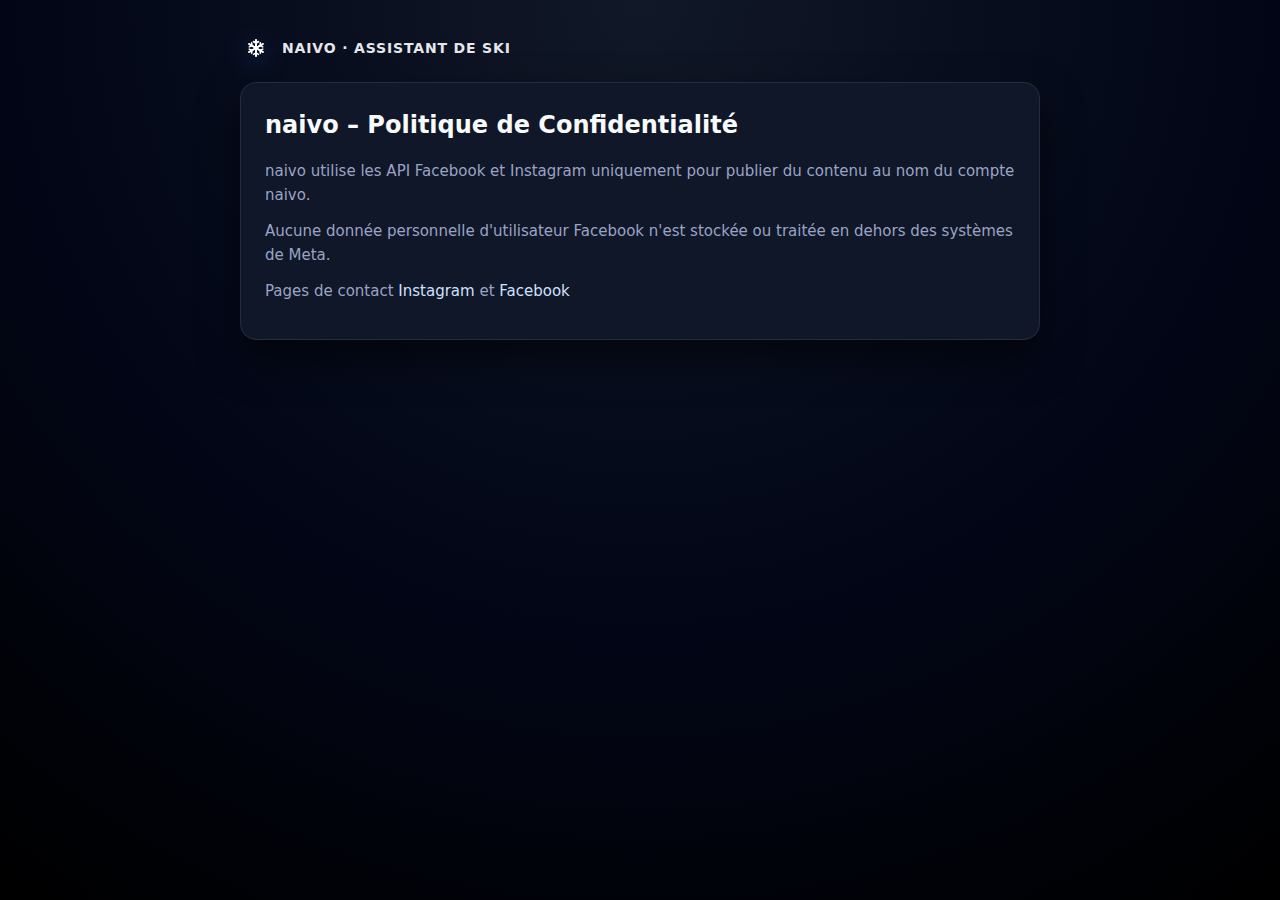
<file: privacy/index.html>
<!DOCTYPE html><html lang="fr" data-astro-cid-fb3qbcs3> <head><meta charset="utf-8"><meta name="color-scheme" content="dark"><meta name="supported-color-schemes" content="dark"><meta name="viewport" content="width=device-width, initial-scale=1"><title>Politique de Confidentialité - naivo</title><link rel="icon" href="/favicon.ico" sizes="any"><link rel="icon" type="image/svg+xml" href="/logo/flocon-white.svg"><link rel="canonical" href="https://naivo.fr/privacy"><link rel="stylesheet" href="/assets/index.Cwamp5zG.css">
<style>:root{--bg-main: #050712;--text-main: #f9fafb;--text-muted: #9ca3c4;--radius: 16px;--border-subtle: #272b3f}body{margin:0;min-height:100svh;font-family:system-ui,-apple-system,BlinkMacSystemFont,Inter,sans-serif;background:radial-gradient(circle at top,#111827 0,#020617 55%,#000);color:var(--text-main);display:flex;justify-content:center;padding:32px 16px 40px}.main[data-astro-cid-fb3qbcs3]{width:100%;max-width:800px}.logo-row[data-astro-cid-fb3qbcs3]{display:flex;align-items:center;gap:10px;margin-bottom:18px}.logo-link[data-astro-cid-fb3qbcs3]{display:inline-flex;align-items:center;gap:10px;text-decoration:none;color:inherit}.logo-mark[data-astro-cid-fb3qbcs3]{width:32px;height:32px;display:flex;align-items:center;justify-content:center}.logo-flocon[data-astro-cid-fb3qbcs3]{width:100%;height:100%;display:block;object-fit:contain;filter:drop-shadow(0 6px 14px rgba(59,130,246,.45))}.logo-text[data-astro-cid-fb3qbcs3]{font-weight:600;letter-spacing:.06em;text-transform:uppercase;font-size:14px;color:#e5e7eb}.section[data-astro-cid-fb3qbcs3]{margin-top:18px;border-radius:var(--radius);border:1px solid var(--border-subtle);background:#0f172afa;padding:24px;box-shadow:0 18px 40px #0000008c}.section-title[data-astro-cid-fb3qbcs3]{font-size:24px;font-weight:650;margin:0 0 16px}.content[data-astro-cid-fb3qbcs3]{color:var(--text-muted);font-size:15px;line-height:1.6}.content[data-astro-cid-fb3qbcs3] p[data-astro-cid-fb3qbcs3]{margin:12px 0}.content[data-astro-cid-fb3qbcs3] a[data-astro-cid-fb3qbcs3]{color:#cfe1ff;text-decoration:none}.content[data-astro-cid-fb3qbcs3] a[data-astro-cid-fb3qbcs3]:hover{text-decoration:underline}
</style></head> <body data-astro-cid-fb3qbcs3> <main class="main" data-astro-cid-fb3qbcs3> <header class="logo-row" data-astro-cid-fb3qbcs3> <a href="/" class="logo-link" aria-label="Retour à l'accueil naivo" data-astro-cid-fb3qbcs3> <div class="logo-mark" data-astro-cid-fb3qbcs3> <img src="/logo/flocon-white.svg" alt="naivo" class="logo-flocon" data-astro-cid-fb3qbcs3> </div> <div class="logo-text" data-astro-cid-fb3qbcs3>naivo &middot; Assistant de ski</div> </a> </header> <section class="section" data-astro-cid-fb3qbcs3> <h1 class="section-title" data-astro-cid-fb3qbcs3>naivo – Politique de Confidentialité</h1> <div class="content" data-astro-cid-fb3qbcs3> <p data-astro-cid-fb3qbcs3>naivo utilise les API Facebook et Instagram uniquement pour publier du contenu au nom du compte naivo.</p> <p data-astro-cid-fb3qbcs3>Aucune donnée personnelle d'utilisateur Facebook n'est stockée ou traitée en dehors des systèmes de Meta.</p> <p data-astro-cid-fb3qbcs3>Pages de contact <a href="https://instagram.com/naivo.fr" target="_blank" rel="noreferrer" data-astro-cid-fb3qbcs3>Instagram</a> et <a href="https://facebook.com/naivo.fr" target="_blank" rel="noreferrer" data-astro-cid-fb3qbcs3>Facebook</a></p> </div> </section> </main> </body></html>
</file>
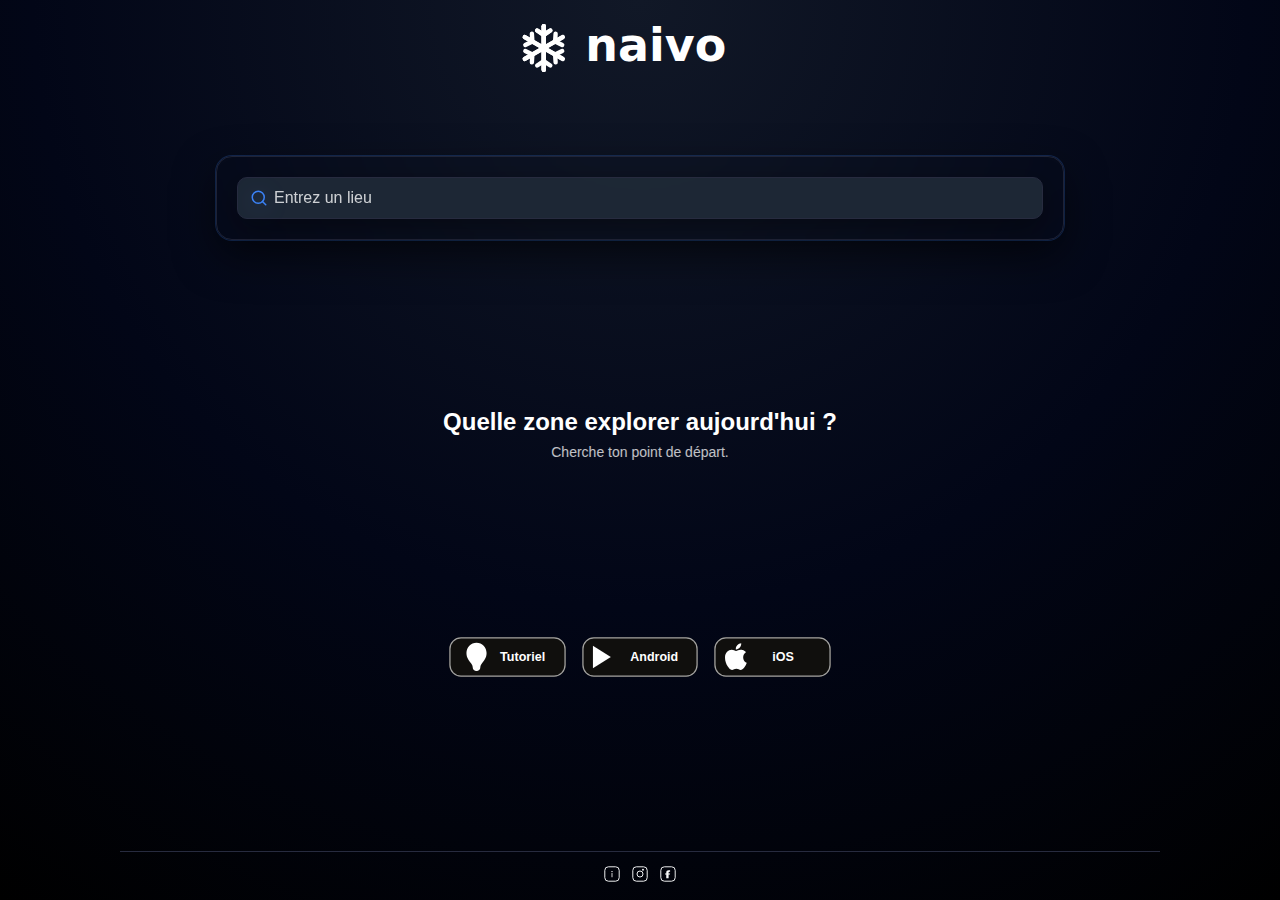
<file: r/index.html>
<!DOCTYPE html><html lang="fr"> <head><meta charset="utf-8"><meta name="color-scheme" content="dark"><meta name="supported-color-schemes" content="dark"><link rel="manifest" href="/manifest.webmanifest"><!-- Favicon prioritaire (Google SERP / legacy) --><link rel="icon" href="/favicon.ico" sizes="any"><link rel="shortcut icon" href="/favicon.ico"><!-- Favicons modernes --><link rel="icon" type="image/svg+xml" href="/logo/flocon-white.svg"><link rel="icon" type="image/png" sizes="48x48" href="/icons/icon-48.png"><link rel="icon" type="image/png" sizes="192x192" href="/icons/icon-192.png"><link rel="apple-touch-icon" href="/icons/icon-192.png"><!-- Preload logo --><link rel="preload" as="image" href="/logo/flocon-white.svg" type="image/svg+xml" fetchpriority="high"><link rel="preload" as="image" href="/logo/naivo-light.svg" type="image/svg+xml" fetchpriority="high"><meta name="viewport" content="width=device-width, initial-scale=1, maximum-scale=1, user-scalable=0"><meta name="generator" content="Astro v5.16.11"><title>Naivo - Assistant de ski</title><meta name="description" content="Naivo centralise les données météo et nivologiques (BERA, observations de stations, webcams, prévisions et retours terrain)."><meta name="keywords" content="ski de randonnee, neige, nivologie, météo, montagne, BERA, webcam, carte, skitour, camptocamp, c2c"><meta name="application-name" content="naivo"><meta name="theme-color" content="#0d0e12"><link rel="canonical" href="https://naivo.fr/r/"><meta property="og:type" content="website"><meta property="og:site_name" content="naivo"><meta property="og:locale" content="fr_FR"><meta property="og:title" content="Naivo - Assistant de ski"><meta property="og:description" content="Naivo centralise les données météo et nivologiques (BERA, observations de stations, webcams, prévisions et retours terrain)."><meta property="og:url" content="https://naivo.fr/r/"><meta property="og:image" content="https://naivo.fr/icons/icon-512.png"><meta name="twitter:card" content="summary"><meta name="twitter:title" content="Naivo - Assistant de ski"><meta name="twitter:description" content="Naivo centralise les données météo et nivologiques (BERA, observations de stations, webcams, prévisions et retours terrain)."><meta name="twitter:image" content="https://naivo.fr/icons/icon-512.png"><link rel="preconnect" href="https://fonts.googleapis.com"><link rel="preconnect" href="https://fonts.gstatic.com" crossorigin><link href="https://fonts.googleapis.com/css2?family=Inter:wght@400;500;600;700&display=swap" rel="stylesheet"><!-- Google tag (gtag.js) - Consent Mode v2 setup --><script>
			window.dataLayer = window.dataLayer || [];
			function gtag() { dataLayer.push(arguments); }
			window.gtag = gtag;

			// 1. Default consent: denied
			gtag('consent', 'default', {
				ad_storage: 'denied',
				ad_user_data: 'denied',
				ad_ads_personalization: 'denied',
				analytics_storage: 'denied',
				wait_for_update: 500,
			});

			// 2. Restore consent immediately if saved
			const savedConsent = localStorage.getItem('naivo_cookie_consent');
			const hasGranted = savedConsent === 'granted';
			
			if (hasGranted) {
				gtag('consent', 'update', {
					ad_storage: 'granted',
					ad_user_data: 'granted',
					ad_ads_personalization: 'granted',
					analytics_storage: 'granted',
				});
			}

			// 3. Initial GA Setup
			gtag('js', new Date());
			gtag('config', 'G-JM5E6H816Y', {
				anonymize_ip: true,
				// Set advertising signals based on restored consent
				allow_google_signals: hasGranted,
				allow_ad_personalization_signals: hasGranted
			});
		</script><script async src="https://www.googletagmanager.com/gtag/js?id=G-JM5E6H816Y"></script><script type="module" src="/assets/AppLayout.astro_astro_type_script_index_0_lang.B7Gr2L8T.js"></script><script type="application/ld+json">{
  "@context": "https://schema.org",
  "@type": "WebApplication",
  "name": "naivo",
  "url": "https://naivo.fr",
  "applicationCategory": "WeatherApplication",
  "operatingSystem": "Web",
  "inLanguage": "fr-FR",
  "description": "Naivo centralise les données météo et nivologiques (BERA, observations de stations, webcams, prévisions et retours terrain).",
  "featureList": [
    "Recherche geolocalisee de sortie en ski de randonnée",
    "Carte interactive avec BERA, stations, webcams, prévisions et avis terrain"
  ],
  "provider": {
    "@type": "Organization",
    "name": "naivo",
    "url": "https://naivo.fr"
  }
}</script><script>
			// Hide loading overlay after 2 seconds (estimate for map initialization)
			setTimeout(() => {
				const overlay = document.getElementById('loading-overlay');
				if (overlay) {
					overlay.style.opacity = '0';
					setTimeout(() => overlay.remove(), 500);
				}
			}, 2000);
		</script><script>
				// Register Service Worker for PWA updates (only in production)
				if ('serviceWorker' in navigator) {
					window.addEventListener('load', () => {
						navigator.serviceWorker.register('/sw.js').then(reg => {
							reg.onupdatefound = () => {
								const installingWorker = reg.installing;
								if (installingWorker) {
									installingWorker.onstatechange = () => {
										if (installingWorker.state === 'installed' && navigator.serviceWorker.controller) {
											// New version available! We could show a toast here.
											console.log('Nouvelle version disponible. Rechargez la page.');
										}
									};
								}
							};
						}).catch(err => console.error('SW registration failed:', err));
					});
				}
			</script><link rel="stylesheet" href="/assets/index.Cwamp5zG.css">
<link rel="stylesheet" href="/assets/index.BbGTm_Z6.css"></head> <body class="has-query has-map"> <div id="loading-overlay" class="loading-overlay"> <div class="loading-content"> <img src="/logo/flocon-white.svg" alt="" class="loading-spinner"> <p>Chargement de la carte...</p> </div> </div> <main> <div class="container flex flex-col items-center gap-0 sm:gap-3 flex-1 h-full"> <a href="/" aria-label="Accueil Naivo" class="logo-wrapper"> <img src="/logo/naivo-light.svg" alt="Naivo" class="logo-img" id="site-logo"> </a> <div class="w-[100vw] sm:w-full flex-1 min-h-0 flex flex-col">  <style>astro-island,astro-slot,astro-static-slot{display:contents}</style><script>(()=>{var e=async t=>{await(await t())()};(self.Astro||(self.Astro={})).load=e;window.dispatchEvent(new Event("astro:load"));})();</script><script>(()=>{var A=Object.defineProperty;var g=(i,o,a)=>o in i?A(i,o,{enumerable:!0,configurable:!0,writable:!0,value:a}):i[o]=a;var d=(i,o,a)=>g(i,typeof o!="symbol"?o+"":o,a);{let i={0:t=>m(t),1:t=>a(t),2:t=>new RegExp(t),3:t=>new Date(t),4:t=>new Map(a(t)),5:t=>new Set(a(t)),6:t=>BigInt(t),7:t=>new URL(t),8:t=>new Uint8Array(t),9:t=>new Uint16Array(t),10:t=>new Uint32Array(t),11:t=>1/0*t},o=t=>{let[l,e]=t;return l in i?i[l](e):void 0},a=t=>t.map(o),m=t=>typeof t!="object"||t===null?t:Object.fromEntries(Object.entries(t).map(([l,e])=>[l,o(e)]));class y extends HTMLElement{constructor(){super(...arguments);d(this,"Component");d(this,"hydrator");d(this,"hydrate",async()=>{var b;if(!this.hydrator||!this.isConnected)return;let e=(b=this.parentElement)==null?void 0:b.closest("astro-island[ssr]");if(e){e.addEventListener("astro:hydrate",this.hydrate,{once:!0});return}let c=this.querySelectorAll("astro-slot"),n={},h=this.querySelectorAll("template[data-astro-template]");for(let r of h){let s=r.closest(this.tagName);s!=null&&s.isSameNode(this)&&(n[r.getAttribute("data-astro-template")||"default"]=r.innerHTML,r.remove())}for(let r of c){let s=r.closest(this.tagName);s!=null&&s.isSameNode(this)&&(n[r.getAttribute("name")||"default"]=r.innerHTML)}let p;try{p=this.hasAttribute("props")?m(JSON.parse(this.getAttribute("props"))):{}}catch(r){let s=this.getAttribute("component-url")||"<unknown>",v=this.getAttribute("component-export");throw v&&(s+=` (export ${v})`),console.error(`[hydrate] Error parsing props for component ${s}`,this.getAttribute("props"),r),r}let u;await this.hydrator(this)(this.Component,p,n,{client:this.getAttribute("client")}),this.removeAttribute("ssr"),this.dispatchEvent(new CustomEvent("astro:hydrate"))});d(this,"unmount",()=>{this.isConnected||this.dispatchEvent(new CustomEvent("astro:unmount"))})}disconnectedCallback(){document.removeEventListener("astro:after-swap",this.unmount),document.addEventListener("astro:after-swap",this.unmount,{once:!0})}connectedCallback(){if(!this.hasAttribute("await-children")||document.readyState==="interactive"||document.readyState==="complete")this.childrenConnectedCallback();else{let e=()=>{document.removeEventListener("DOMContentLoaded",e),c.disconnect(),this.childrenConnectedCallback()},c=new MutationObserver(()=>{var n;((n=this.lastChild)==null?void 0:n.nodeType)===Node.COMMENT_NODE&&this.lastChild.nodeValue==="astro:end"&&(this.lastChild.remove(),e())});c.observe(this,{childList:!0}),document.addEventListener("DOMContentLoaded",e)}}async childrenConnectedCallback(){let e=this.getAttribute("before-hydration-url");e&&await import(e),this.start()}async start(){let e=JSON.parse(this.getAttribute("opts")),c=this.getAttribute("client");if(Astro[c]===void 0){window.addEventListener(`astro:${c}`,()=>this.start(),{once:!0});return}try{await Astro[c](async()=>{let n=this.getAttribute("renderer-url"),[h,{default:p}]=await Promise.all([import(this.getAttribute("component-url")),n?import(n):()=>()=>{}]),u=this.getAttribute("component-export")||"default";if(!u.includes("."))this.Component=h[u];else{this.Component=h;for(let f of u.split("."))this.Component=this.Component[f]}return this.hydrator=p,this.hydrate},e,this)}catch(n){console.error(`[astro-island] Error hydrating ${this.getAttribute("component-url")}`,n)}}attributeChangedCallback(){this.hydrate()}}d(y,"observedAttributes",["props"]),customElements.get("astro-island")||customElements.define("astro-island",y)}})();</script><astro-island uid="ZASgt8" prefix="r1" component-url="/assets/MassifSearch.CnYWZJSa.js" component-export="default" renderer-url="/assets/client.CxL3PKrd.js" props="{}" ssr client="load" opts="{&quot;name&quot;:&quot;MassifSearch&quot;,&quot;value&quot;:true}" await-children><link rel="preload" as="image" href="/icons/tuto.svg"/><link rel="preload" as="image" href="/app/googleplay.svg"/><link rel="preload" as="image" href="/app/appstore.svg"/><div class="w-full flex flex-col h-full min-h-0 relative max-w-4xl mx-auto px-1 sm:px-6 "><div class="orientation-lock" role="dialog" aria-modal="true" aria-hidden="true" aria-label="Mode paysage non supporte"><div class="orientation-lock__card"><div class="orientation-lock__title">Mode paysage non supporté</div><div class="orientation-lock__text">Tournez votre téléphone en mode portrait pour continuer.</div></div></div><div class="pt-8 sm:pt-12 pb-4 sm:pb-6 flex-1 flex flex-col gap-4 sm:gap-6"><div class="relative w-full z-[2000]"><div class="w-full flex flex-col md:flex-row md:items-center gap-3 sm:gap-4 p-3 sm:p-5 rounded-[var(--radius)] bg-[radial-gradient(circle_at_20%_0%,rgba(56,189,248,0.12),transparent_52%),radial-gradient(circle_at_80%_120%,rgba(59,130,246,0.16),transparent_60%),var(--card-bg)] border border-[var(--border)]/80 shadow-[0_16px_40px_rgba(0,0,0,0.55)] ring-1 ring-[rgba(59,130,246,0.22)] backdrop-blur-sm"><div class="w-full "><div class="relative w-full"><div class="relative"><div class="bg-[rgba(31,41,55,0.95)] border border-[var(--border)] rounded-[10px] shadow-[0_10px_30px_rgba(0,0,0,0.4)] backdrop-blur-sm"><div class="relative flex items-center"><svg xmlns="http://www.w3.org/2000/svg" width="18" height="18" viewBox="0 0 24 24" fill="none" stroke="currentColor" stroke-width="2" stroke-linecap="round" stroke-linejoin="round" class="absolute left-3 text-[var(--primary)] drop-shadow-[0_4px_12px_rgba(59,130,246,0.35)]"><circle cx="11" cy="11" r="8"></circle><line x1="21" y1="21" x2="16.65" y2="16.65"></line></svg><input type="text" id="massif-search-input" placeholder="Entrez un lieu" autoComplete="off" autoCorrect="off" autoCapitalize="none" spellCheck="false" class="w-full bg-transparent border-0 rounded-[10px] h-10 pl-9 pr-12 py-0 text-[12px] text-[var(--text-main)] placeholder-[var(--text-main)] placeholder:opacity-80 focus:outline-none focus:ring-2 focus:ring-[var(--primary)]" value=""/></div></div></div></div></div></div></div><div class="flex flex-col flex-1 w-full items-center justify-evenly text-center gap-6 sm:gap-8"><div class="space-y-1"><h2 class="text-xl sm:text-2xl font-semibold text-white">Quelle zone explorer aujourd&#x27;hui ?</h2><p class="text-sm text-white/75">Cherche ton point de départ.</p></div><div class="w-full flex items-center justify-center"><div class="flex items-center gap-4"><a href="/tutoriel" class="inline-flex p-0 bg-transparent border-0 shadow-none hover:opacity-90 transition-opacity" aria-label="Voir le tutoriel Naivo"><img src="/icons/tuto.svg" alt="Voir le tutoriel Naivo" class="h-10 w-auto"/></a><button type="button" class="p-0 bg-transparent border-0 shadow-none hover:opacity-90 transition-opacity" aria-label="Installer Naivo sur Google Play"><img src="/app/googleplay.svg" alt="Installer Naivo sur Google Play" class="h-10 w-auto"/></button><button type="button" class="p-0 bg-transparent border-0 shadow-none hover:opacity-90 transition-opacity" aria-label="Installer Naivo sur l&#x27;App Store"><img src="/app/appstore.svg" alt="Installer Naivo sur l&#x27;App Store" class="h-10 w-auto"/></button></div></div></div></div></div><!--astro:end--></astro-island>  </div> </div> </main> <footer class="footer"> <div class="container footer-inner"> <!-- A propos --> <a href="/sources" class="social-icon" aria-label="Informations"> <svg viewBox="0 0 30 30" aria-hidden="true"> <rect x="3" y="3" width="24" height="24" rx="6" ry="6" class="stroke"></rect> <circle class="fill" cx="15" cy="11" r="1.2"></circle> <rect class="fill" x="14.3" y="13.5" width="1.4" height="7" rx="0.7"></rect> </svg> </a> <!-- Instagram --> <a href="https://www.instagram.com/naivo.fr/" target="_blank" rel="noreferrer" class="social-icon" aria-label="Instagram Naivo"> <svg viewBox="0 0 30 30" aria-hidden="true"> <rect x="3" y="3" width="24" height="24" rx="6" ry="6" class="stroke"></rect> <circle class="stroke" cx="15" cy="15" r="5"></circle> <circle class="fill" cx="20" cy="8" r="1.6"></circle> </svg> </a> <!-- Facebook --> <a href="https://www.facebook.com/naivo.fr/" target="_blank" rel="noreferrer" class="social-icon" aria-label="Facebook naivo"> <svg viewBox="0 0 30 30" aria-hidden="true"> <rect x="3" y="3" width="24" height="24" rx="6" ry="6" class="stroke"></rect> <path class="fill" d="M16 22v-6h2.2l.3-2H16v-1.5c0-.7.3-1.1 1.1-1.1h1.4V8.8c-.5 0-1.4-.1-2.5-.1-2.4 0-3.9 1.4-3.9 3.9V14h-2v2h2v6h3.9z"></path> </svg> </a> </div> </footer> <div style="display: none;" aria-hidden="true"> <button id="install-pwa-android" type="button">Install Android</button> <button id="install-pwa-ios" type="button">Install iOS</button> </div> <div class="modal" id="ios-modal" aria-hidden="true"> <div class="modal-backdrop" id="close-ios"></div> <div class="modal-card"> <div class="modal-header"> <h3>Ajouter Naivo à l’écran d’accueil sur iOS</h3> <button class="close-btn" id="close-ios-btn" aria-label="Fermer">
&times;
</button> </div> <div class="modal-body"> <p>
Pour installer Naivo comme une application sur votre écran d’accueil&nbsp;:
</p> <ol> <li>Ouvrez <strong>Naivo</strong> dans <strong>Safari</strong>.</li> <li>Touchez le bouton <strong>Partager</strong> (carré avec une flèche vers le haut).</li> <li>Faites défiler la liste des actions.</li> <li>Sélectionnez <strong>«&nbsp;Sur l’écran d’accueil&nbsp;»</strong>.</li> <li>Validez le nom de l’app puis touchez <strong>Ajouter</strong>.</li> </ol> <h4>Remarque</h4> <p>
Cette opération doit être faite directement depuis Safari.  
                    Les autres navigateurs iOS (Chrome, Firefox) ne permettent pas toujours
                    l’installation avec toutes les fonctionnalités.
</p> </div> </div> </div> <!-- PWA Scripts --> <script>
            let deferredPrompt = null;
    
            function isIOS() {
                const ua = window.navigator.userAgent.toLowerCase();
                return /iphone|ipad|ipod/.test(ua);
            }
            function isAndroid() {
                const ua = window.navigator.userAgent.toLowerCase();
                return /android/.test(ua);
            }
            function showAndroidInstallHelp() {
                alert("Installation Android : ouvrez le menu du navigateur puis 'Ajouter a l'écran d'accueil'.");
            }
    
            window.addEventListener("beforeinstallprompt", (e) => {
                const btnAndroid = document.getElementById("install-pwa-android");
                if (!btnAndroid) return;
                e.preventDefault();
                deferredPrompt = e;
            });
    
            window.addEventListener("load", () => {
                const btnAndroid = document.getElementById("install-pwa-android");
                const btnIOS = document.getElementById("install-pwa-ios");
    
                if (btnAndroid) {
                    btnAndroid.addEventListener("click", async () => {
                        if (deferredPrompt && !isIOS()) {
                            deferredPrompt.prompt();
                            await deferredPrompt.userChoice;
                            deferredPrompt = null;
                            return;
                        }
                        console.log("Prompt PWA non disponible sur ce navigateur/appareil.");
                        if (isAndroid() && !isIOS()) {
                            showAndroidInstallHelp();
                        }
                    });
                }
    
                if (btnIOS) {
                    btnIOS.addEventListener("click", () => {
                        alert("iOS : Ouvrez Naivo dans Safari, touchez Partager, puis Sur l'écran d'accueil.");
                    });
                }
            });
        </script> <script>
            document.addEventListener('DOMContentLoaded', () => {
                const iosModal = document.getElementById('ios-modal');
                const openIOS = document.getElementById('install-pwa-ios');
                const closeIOS = document.getElementById('close-ios');
                const closeIOSBtn = document.getElementById('close-ios-btn');
                const logo = document.getElementById('site-logo');
                const searchInput = document.getElementById('massif-search-input');
    
                const toggleModal = (modalEl, show) => {
                    if (!modalEl) return;
                    modalEl.setAttribute('aria-hidden', show ? 'false' : 'true');
                    modalEl.classList.toggle('is-open', show);
                };
    
                openIOS?.addEventListener('click', () => toggleModal(iosModal, true));
                closeIOS?.addEventListener('click', () => toggleModal(iosModal, false));
                closeIOSBtn?.addEventListener('click', () => toggleModal(iosModal, false));
    
                document.addEventListener('keydown', (e) => {
                    if (e.key === 'Escape') {
                        toggleModal(iosModal, false);
                    }
                });
    
                const updateLogoSize = () => {
                    if (!logo || !searchInput) return;
                    logo.classList.remove('logo-small');
                };
                searchInput?.addEventListener('input', updateLogoSize);
                updateLogoSize();
            });
        </script>  </body> </html> <script>
  // --- Copie des helpers de [id].astro ---
  function normalizeType(t) {
    var v = (t || "").trim().toLowerCase();
    if (["webcam", "webcams", "cam", "cams"].includes(v)) return "webcams";
    if (["station", "stations"].includes(v)) return "stations";
    if (["avis", "condition", "conditions"].includes(v)) return "avis";
    if (v === "bera") return "bera";
    return "unknown";
  }

  function nameFromSlug(slug) {
    if (!slug) return "";
    var parts = slug.split("-");
    if (parts.length > 1) {
      return parts
        .slice(1)
        .map(function (p) {
          return p ? p.charAt(0).toUpperCase() + p.slice(1) : "";
        })
        .join(" ")
        .trim();
    }
    return slug.charAt(0).toUpperCase() + slug.slice(1);
  }

  function parseHashRoute() {
    // attend "#/type/id-slug"
    var h = (window.location.hash || "").trim();
    if (!h || h === "#") return null;
    if (h.startsWith("#")) h = h.slice(1);
    if (!h.startsWith("/")) h = "/" + h;

    var parts = h.split("/").filter(Boolean);
    if (parts.length < 2) return null;

    var rawType = decodeURIComponent(parts[0] || "");
    var rawSeg = decodeURIComponent(parts[1] || "");
    var rawId = ((rawSeg.split("-")[0] || "")).trim();

    var type = normalizeType(rawType);
    if (type === "unknown" || !rawId) return null;

    return { type: type, seg: rawSeg, id: rawId };
  }

  function setOrCreateMeta(selector, attr, value) {
    var el = document.querySelector(selector);
    if (!el) {
      // create if missing (useful if AppLayout doesn't include OG tags everywhere)
      if (selector.startsWith('meta[')) {
        el = document.createElement("meta");
        // selector example: meta[property="og:title"]
        var m = selector.match(/^meta\[(.+?)="(.+?)"\]$/);
        if (m) el.setAttribute(m[1], m[2]);
        document.head.appendChild(el);
      } else if (selector.startsWith('link[')) {
        el = document.createElement("link");
        var l = selector.match(/^link\[(.+?)="(.+?)"\]$/);
        if (l) el.setAttribute(l[1], l[2]);
        document.head.appendChild(el);
      } else {
        return;
      }
    }
    el.setAttribute(attr, value);
  }

  function applySeo(title, description, ogImage, canonicalUrl) {
    document.title = title;

    setOrCreateMeta('meta[name="description"]', "content", description);

    setOrCreateMeta('meta[property="og:title"]', "content", title);
    setOrCreateMeta('meta[property="og:description"]', "content", description);
    setOrCreateMeta('meta[property="og:image"]', "content", ogImage);
    setOrCreateMeta('meta[property="og:url"]', "content", canonicalUrl);

    setOrCreateMeta('meta[name="twitter:title"]', "content", title);
    setOrCreateMeta('meta[name="twitter:description"]', "content", description);
    setOrCreateMeta('meta[name="twitter:image"]', "content", ogImage);

    setOrCreateMeta('link[rel="canonical"]', "href", canonicalUrl);
  }

  function normalizeCode(c) {
    return String(c || "").trim().replace(/^0+/, "");
  }

  (async function () {
    var siteUrl = "https://naivo.fr";

    var title = "Naivo - Assistant de ski";
    var description =
      "Naivo centralise les données météo et nivologiques (BERA, observations de stations, webcams, prévisions et retours terrain).";
    var ogImage = siteUrl + "/icons/icon-512.png";

    var r = parseHashRoute();
    if (!r) {
      applySeo(title, description, ogImage, siteUrl + "/r");
      return;
    }

    var fetchOptions = { headers: { "User-Agent": "Naivo-Astro-Bridge/1.0" } };

    try {
      if (r.type === "stations" && r.id && r.id !== "ll") {
        const res = await fetch(
          "https://raw.githubusercontent.com/NCSdecoopman/naivo-data/master/data/metadonnees/stations/stations.geojson",
          fetchOptions
        );
        if (res.ok) {
          const data = await res.json();
          const feat = data.features.find((f) => {
            var p = (f && f.properties) || {};
            var cand = String(p.geo_id_insee || p.id || p.code || p.insee || p.station_id || "");
            return normalizeCode(cand) === normalizeCode(r.id);
          });
          if (feat) {
            const p = feat.properties || {};
            const name = p.name || p.nom || p.libelle;
            title = "Naivo - Station " + name;
            description =
              "Observations météo et nivologiques pour la station de " +
              name +
              ". Retrouvez l'altitude, les relevés récents et les graphiques.";
          }
        }
      } else if (r.type === "webcams" && r.id && r.id !== "ll") {
        const res = await fetch(
          "https://raw.githubusercontent.com/NCSdecoopman/naivo-data/master/data/metadonnees/webcams/webcams.geojson",
          fetchOptions
        );
        if (res.ok) {
          const data = await res.json();
          const feat = data.features.find((f) => normalizeCode((f.properties || {}).id) === normalizeCode(r.id));
          if (feat) {
            const p = feat.properties || {};
            const name = p.name || nameFromSlug(r.seg) || ("Webcam " + r.id);
            title = "Naivo - Webcam " + name;
            description =
              "Visualisez les conditions en direct avec la webcam de " +
              name +
              ". Vérifiez l'enneigement et la météo actuelle sur place.";
          }
        }
      } else if (r.type === "avis" && r.id && r.id !== "ll") {
        const name = nameFromSlug(r.seg);
        if (name) {
          title = "Naivo - Conditions " + name;
          description = "Retour terrain et conditions nivologiques à " + name + ".";
        }
      } else if (r.type === "bera" && r.id && r.id !== "ll") {
        const res = await fetch(
          "https://raw.githubusercontent.com/NCSdecoopman/naivo-data/master/data/metadonnees/massifs/massifs.geojson",
          fetchOptions
        );
        if (res.ok) {
          const data = await res.json();
          const feat = data.features.find((f) => normalizeCode((f.properties || {}).code) === normalizeCode(r.id));
          if (feat) {
            const name = (feat.properties || {}).massif;
            title = "Naivo - BERA " + name;
            description =
              "Consultez le Bulletin d'Estimation du Risque d'Avalanche pour le massif : " +
              name +
              ". Risques, orientations dangereuses et manteau neigeux.";
          }
        }
      }
    } catch (e) {
      // ignore: keep defaults
    }

    // canonical/og:url: on reste sur /r (les crawlers ignorent souvent le hash)
    var canonicalUrl = siteUrl + "/r";
    applySeo(title, description, ogImage, canonicalUrl);
  })();
</script>
</file>
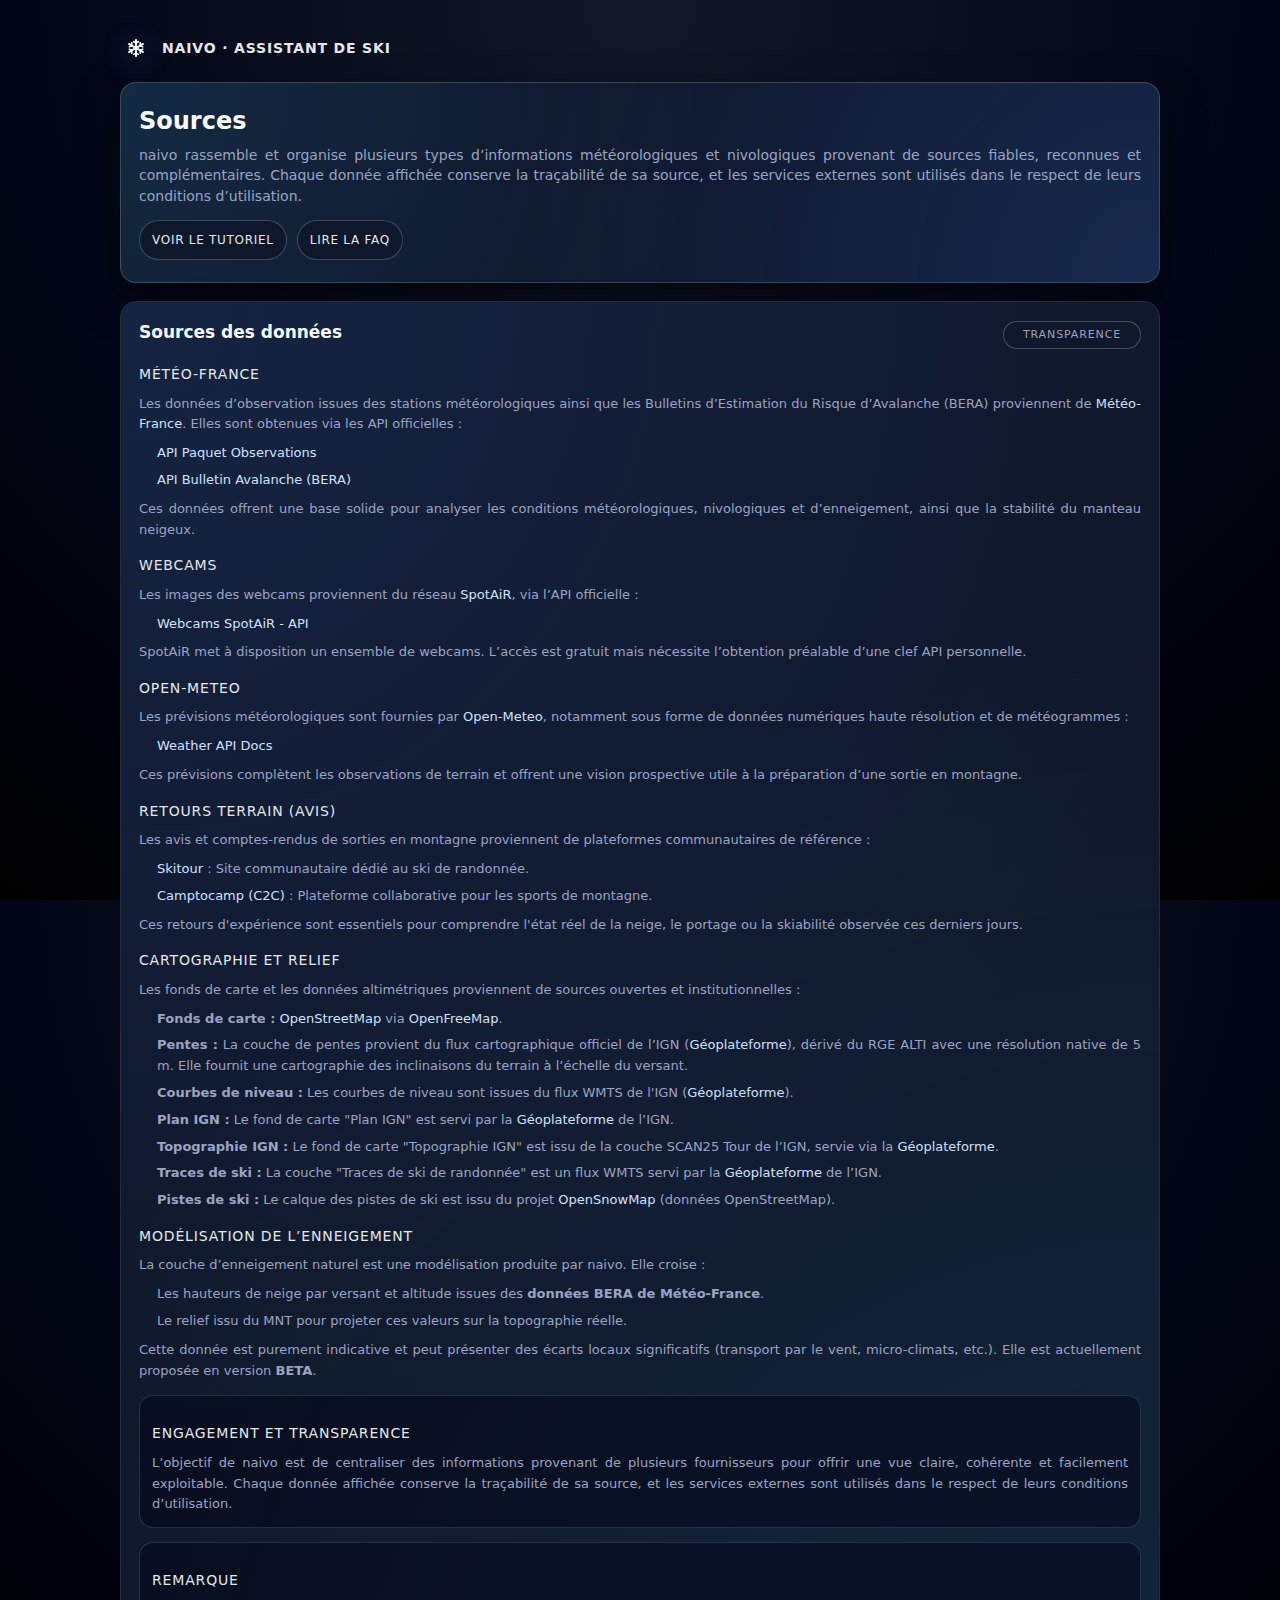
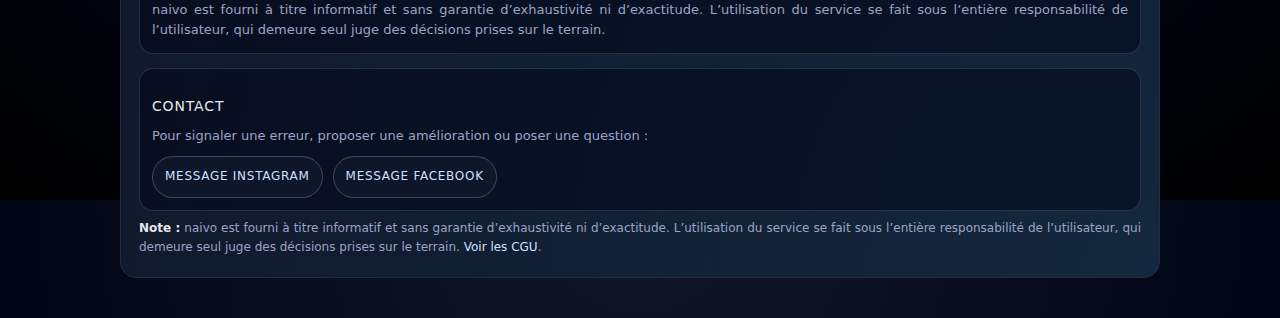
<file: sources/index.html>
<!DOCTYPE html><html lang="fr" data-astro-cid-c2kjivha> <head><meta charset="utf-8"><meta name="color-scheme" content="dark"><meta name="supported-color-schemes" content="dark"><meta name="viewport" content="width=device-width, initial-scale=1"><title>Sources - naivo</title><meta name="description" content="Sources des données affichées sur naivo : météo et BERA Météo-France, webcams SpotAiR, prévisions Open-Meteo, avis terrain Skitour et Camptocamp, cartographie IGN, pentes et enneigement modélisé. Transparence et traçabilité."><!-- Favicon prioritaire (Google SERP / legacy) --><link rel="icon" href="/favicon.ico" sizes="any"><link rel="shortcut icon" href="/favicon.ico"><!-- Favicons modernes --><link rel="icon" type="image/svg+xml" href="/logo/flocon-white.svg"><link rel="icon" type="image/png" sizes="48x48" href="/icons/icon-48.png"><link rel="icon" type="image/png" sizes="192x192" href="/icons/icon-192.png"><link rel="apple-touch-icon" href="/icons/icon-192.png"><link rel="canonical" href="https://naivo.fr/sources"><link rel="stylesheet" href="/assets/index.Cwamp5zG.css">
<link rel="stylesheet" href="/assets/sources.BOM7VYtp.css"></head> <body data-astro-cid-c2kjivha> <main class="main" data-astro-cid-c2kjivha> <header class="logo-row" data-astro-cid-c2kjivha> <a href="/" class="logo-link" aria-label="Retour à l'accueil naivo" data-astro-cid-c2kjivha> <div class="logo-mark" data-astro-cid-c2kjivha> <img src="/logo/flocon-white.svg" alt="naivo" class="logo-flocon" data-astro-cid-c2kjivha> </div> <div class="logo-text" data-astro-cid-c2kjivha>naivo &middot; Assistant de ski</div> </a> </header> <section class="hero" data-astro-cid-c2kjivha> <h1 class="hero-title" data-astro-cid-c2kjivha>Sources</h1> <p class="hero-sub" data-astro-cid-c2kjivha>
naivo rassemble et organise plusieurs types d’informations météorologiques et nivologiques provenant de sources fiables,
					reconnues et complémentaires. Chaque donnée affichée conserve la traçabilité de sa source, et les services externes sont utilisés
					dans le respect de leurs conditions d’utilisation.
</p> <div class="hero-actions" data-astro-cid-c2kjivha> <a class="btn" href="/tutoriel" aria-label="Ouvrir le tutoriel" data-astro-cid-c2kjivha>Voir le tutoriel</a> <a class="btn" href="/faq" aria-label="Ouvrir la FAQ" data-astro-cid-c2kjivha>Lire la FAQ</a> </div> </section> <section class="section" id="sources" data-astro-cid-c2kjivha> <div class="section-header" data-astro-cid-c2kjivha> <h2 class="section-title" data-astro-cid-c2kjivha>Sources des données</h2> <div class="section-tag" data-astro-cid-c2kjivha>Transparence</div> </div> <div class="content" data-astro-cid-c2kjivha> <h3 data-astro-cid-c2kjivha>Météo-France</h3> <p data-astro-cid-c2kjivha>
Les données d’observation issues des stations météorologiques ainsi que les Bulletins d’Estimation du Risque d’Avalanche (BERA)
						proviennent de <a href="https://meteofrance.com/" target="_blank" rel="noreferrer" data-astro-cid-c2kjivha>Météo-France</a>.
						Elles sont obtenues via les API officielles :
</p> <ul data-astro-cid-c2kjivha> <li data-astro-cid-c2kjivha> <a href="https://confluence-meteofrance.atlassian.net/wiki/spaces/OpenDataMeteoFrance/pages/854851588/API+Paquet+Observations" target="_blank" rel="noreferrer" data-astro-cid-c2kjivha>API Paquet Observations</a> </li> <li data-astro-cid-c2kjivha> <a href="https://confluence-meteofrance.atlassian.net/wiki/spaces/OpenDataMeteoFrance/pages/854196230/API+Bulletin+Avalanche" target="_blank" rel="noreferrer" data-astro-cid-c2kjivha>API Bulletin Avalanche (BERA)</a> </li> </ul> <p data-astro-cid-c2kjivha>
Ces données offrent une base solide pour analyser les conditions météorologiques, nivologiques et d’enneigement, ainsi que la stabilité du manteau neigeux.
</p> <h3 data-astro-cid-c2kjivha>Webcams</h3> <p data-astro-cid-c2kjivha>
Les images des webcams proviennent du réseau <a href="https://www.spotair.mobi/" target="_blank" rel="noreferrer" data-astro-cid-c2kjivha>SpotAiR</a>,
						via l’API officielle :
</p> <ul data-astro-cid-c2kjivha> <li data-astro-cid-c2kjivha> <a href="https://webcams.spotair.mobi/api.php" target="_blank" rel="noreferrer" data-astro-cid-c2kjivha>Webcams SpotAiR - API</a> </li> </ul> <p data-astro-cid-c2kjivha>
SpotAiR met à disposition un ensemble de webcams. L’accès est gratuit mais nécessite
						l’obtention préalable d’une clef API personnelle.
</p> <h3 data-astro-cid-c2kjivha>Open-Meteo</h3> <p data-astro-cid-c2kjivha>
Les prévisions météorologiques sont fournies par <a href="https://open-meteo.com/" target="_blank" rel="noreferrer" data-astro-cid-c2kjivha>Open-Meteo</a>,
						notamment sous forme de données numériques haute résolution et de météogrammes :
</p> <ul data-astro-cid-c2kjivha> <li data-astro-cid-c2kjivha> <a href="https://open-meteo.com/en/docs" target="_blank" rel="noreferrer" data-astro-cid-c2kjivha>Weather API Docs</a> </li> </ul> <p data-astro-cid-c2kjivha>
Ces prévisions complètent les observations de terrain et offrent une vision prospective utile à la préparation d’une sortie en montagne.
</p> <h3 data-astro-cid-c2kjivha>Retours terrain (Avis)</h3> <p data-astro-cid-c2kjivha>
Les avis et comptes-rendus de sorties en montagne proviennent de plateformes communautaires de référence :
</p> <ul data-astro-cid-c2kjivha> <li data-astro-cid-c2kjivha> <a href="https://www.skitour.fr/" target="_blank" rel="noreferrer" data-astro-cid-c2kjivha>Skitour</a> : Site communautaire dédié au ski de randonnée.
</li> <li data-astro-cid-c2kjivha> <a href="https://www.camptocamp.org/" target="_blank" rel="noreferrer" data-astro-cid-c2kjivha>Camptocamp (C2C)</a> : Plateforme collaborative pour les sports de montagne.
</li> </ul> <p data-astro-cid-c2kjivha>
Ces retours d'expérience sont essentiels pour comprendre l'état réel de la neige, le portage ou la skiabilité observée ces derniers jours.
</p> <h3 data-astro-cid-c2kjivha>Cartographie et Relief</h3> <p data-astro-cid-c2kjivha>
Les fonds de carte et les données altimétriques proviennent de sources ouvertes et institutionnelles :
</p> <ul data-astro-cid-c2kjivha> <li data-astro-cid-c2kjivha> <strong data-astro-cid-c2kjivha>Fonds de carte :</strong> <a href="https://www.openstreetmap.org/" target="_blank" rel="noreferrer" data-astro-cid-c2kjivha>OpenStreetMap</a> via <a href="https://openfreemap.org/" target="_blank" rel="noreferrer" data-astro-cid-c2kjivha>OpenFreeMap</a>.
</li> <li data-astro-cid-c2kjivha> <strong data-astro-cid-c2kjivha>Pentes :</strong> La couche de pentes provient du flux cartographique officiel de l’IGN (<a href="https://geoplateforme.ign.fr/" target="_blank" rel="noreferrer" data-astro-cid-c2kjivha>Géoplateforme</a>), dérivé du RGE ALTI avec une résolution native de 5 m. Elle fournit une cartographie des inclinaisons du terrain à l’échelle du versant.
</li> <li data-astro-cid-c2kjivha> <strong data-astro-cid-c2kjivha>Courbes de niveau :</strong> Les courbes de niveau sont issues du flux WMTS de l'IGN (<a href="https://geoplateforme.ign.fr/" target="_blank" rel="noreferrer" data-astro-cid-c2kjivha>Géoplateforme</a>).
</li> <li data-astro-cid-c2kjivha> <strong data-astro-cid-c2kjivha>Plan IGN :</strong> Le fond de carte "Plan IGN" est servi par la <a href="https://geoplateforme.ign.fr/" target="_blank" rel="noreferrer" data-astro-cid-c2kjivha>Géoplateforme</a> de l’IGN.
</li> <li data-astro-cid-c2kjivha> <strong data-astro-cid-c2kjivha>Topographie IGN :</strong> Le fond de carte "Topographie IGN" est issu de la couche SCAN25 Tour de l’IGN, servie via la <a href="https://geoplateforme.ign.fr/" target="_blank" rel="noreferrer" data-astro-cid-c2kjivha>Géoplateforme</a>.
</li> <li data-astro-cid-c2kjivha> <strong data-astro-cid-c2kjivha>Traces de ski :</strong> La couche "Traces de ski de randonnée" est un flux WMTS servi par la <a href="https://geoplateforme.ign.fr/" target="_blank" rel="noreferrer" data-astro-cid-c2kjivha>Géoplateforme</a> de l’IGN.
</li> <li data-astro-cid-c2kjivha> <strong data-astro-cid-c2kjivha>Pistes de ski :</strong> Le calque des pistes de ski est issu du projet <a href="https://www.opensnowmap.org/" target="_blank" rel="noreferrer" data-astro-cid-c2kjivha>OpenSnowMap</a> (données OpenStreetMap).
</li> </ul> <h3 data-astro-cid-c2kjivha>Modélisation de l’enneigement</h3> <p data-astro-cid-c2kjivha>
La couche d’enneigement naturel est une modélisation produite par naivo. Elle croise :
</p> <ul data-astro-cid-c2kjivha> <li data-astro-cid-c2kjivha>
Les hauteurs de neige par versant et altitude issues des <strong data-astro-cid-c2kjivha>données BERA de Météo-France</strong>.
</li> <li data-astro-cid-c2kjivha>
Le relief issu du MNT pour projeter ces valeurs sur la topographie réelle.
</li> </ul> <p data-astro-cid-c2kjivha>
Cette donnée est purement indicative et peut présenter des écarts locaux significatifs (transport par le vent, micro-climats, etc.). Elle est actuellement proposée en version <strong data-astro-cid-c2kjivha>BETA</strong>.
</p> <div class="note" id="engagement" data-astro-cid-c2kjivha> <h3 data-astro-cid-c2kjivha>Engagement et transparence</h3> <p data-astro-cid-c2kjivha>
L’objectif de naivo est de centraliser des informations provenant de plusieurs fournisseurs pour offrir une vue claire, cohérente et facilement exploitable.
							Chaque donnée affichée conserve la traçabilité de sa source, et les services externes sont utilisés dans le respect de leurs conditions d’utilisation.
</p> </div> <div class="note" id="remarque" data-astro-cid-c2kjivha> <h3 data-astro-cid-c2kjivha>Remarque</h3> <p data-astro-cid-c2kjivha>
naivo est fourni à titre informatif et sans garantie d’exhaustivité ni d’exactitude. L’utilisation du service se fait sous l’entière responsabilité de l’utilisateur, qui demeure seul juge des décisions prises sur le terrain.
</p> </div> <div class="note" id="contact" data-astro-cid-c2kjivha> <h3 data-astro-cid-c2kjivha>Contact</h3> <p data-astro-cid-c2kjivha>Pour signaler une erreur, proposer une amélioration ou poser une question :</p> <div class="contact-row" data-astro-cid-c2kjivha> <a class="btn" href="https://ig.me/m/naivo.fr" target="_blank" rel="noopener" aria-label="Contacter Naivo sur Instagram" data-astro-cid-c2kjivha>
Message Instagram
</a> <a class="btn" href="https://m.me/naivo.fr" target="_blank" rel="noopener" aria-label="Contacter Naivo sur Facebook" data-astro-cid-c2kjivha>
Message Facebook
</a> </div> </div> <p class="footer-note" data-astro-cid-c2kjivha> <strong data-astro-cid-c2kjivha>Note :</strong> naivo est fourni à titre informatif et sans garantie d’exhaustivité ni d’exactitude. L’utilisation du service se fait sous l’entière responsabilité de l’utilisateur, qui demeure seul juge des décisions prises sur le terrain. <a href="/cgu" class="legal-link" data-astro-cid-c2kjivha>Voir les CGU</a>.
</p> </div> </section> </main> </body></html><!-- © 2026 naivo
Licensed under the PolyForm Noncommercial License -->
</file>
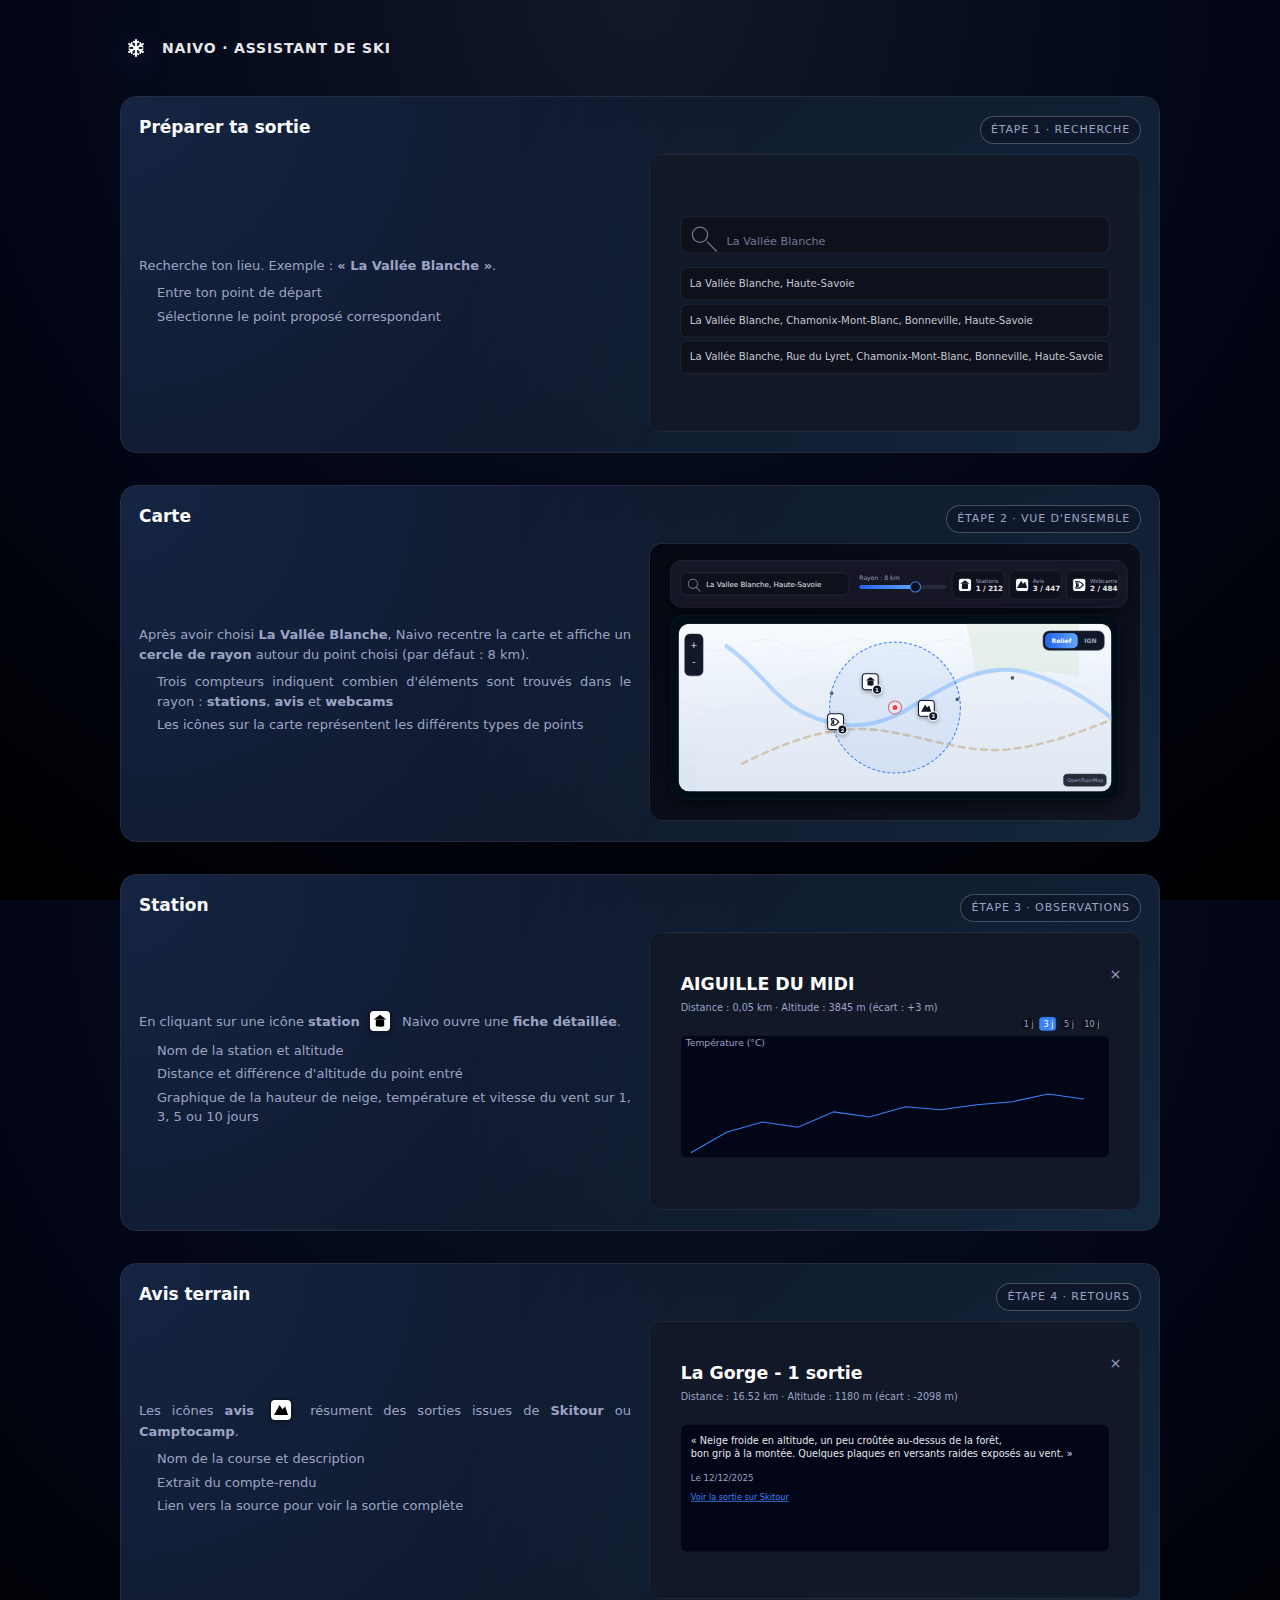
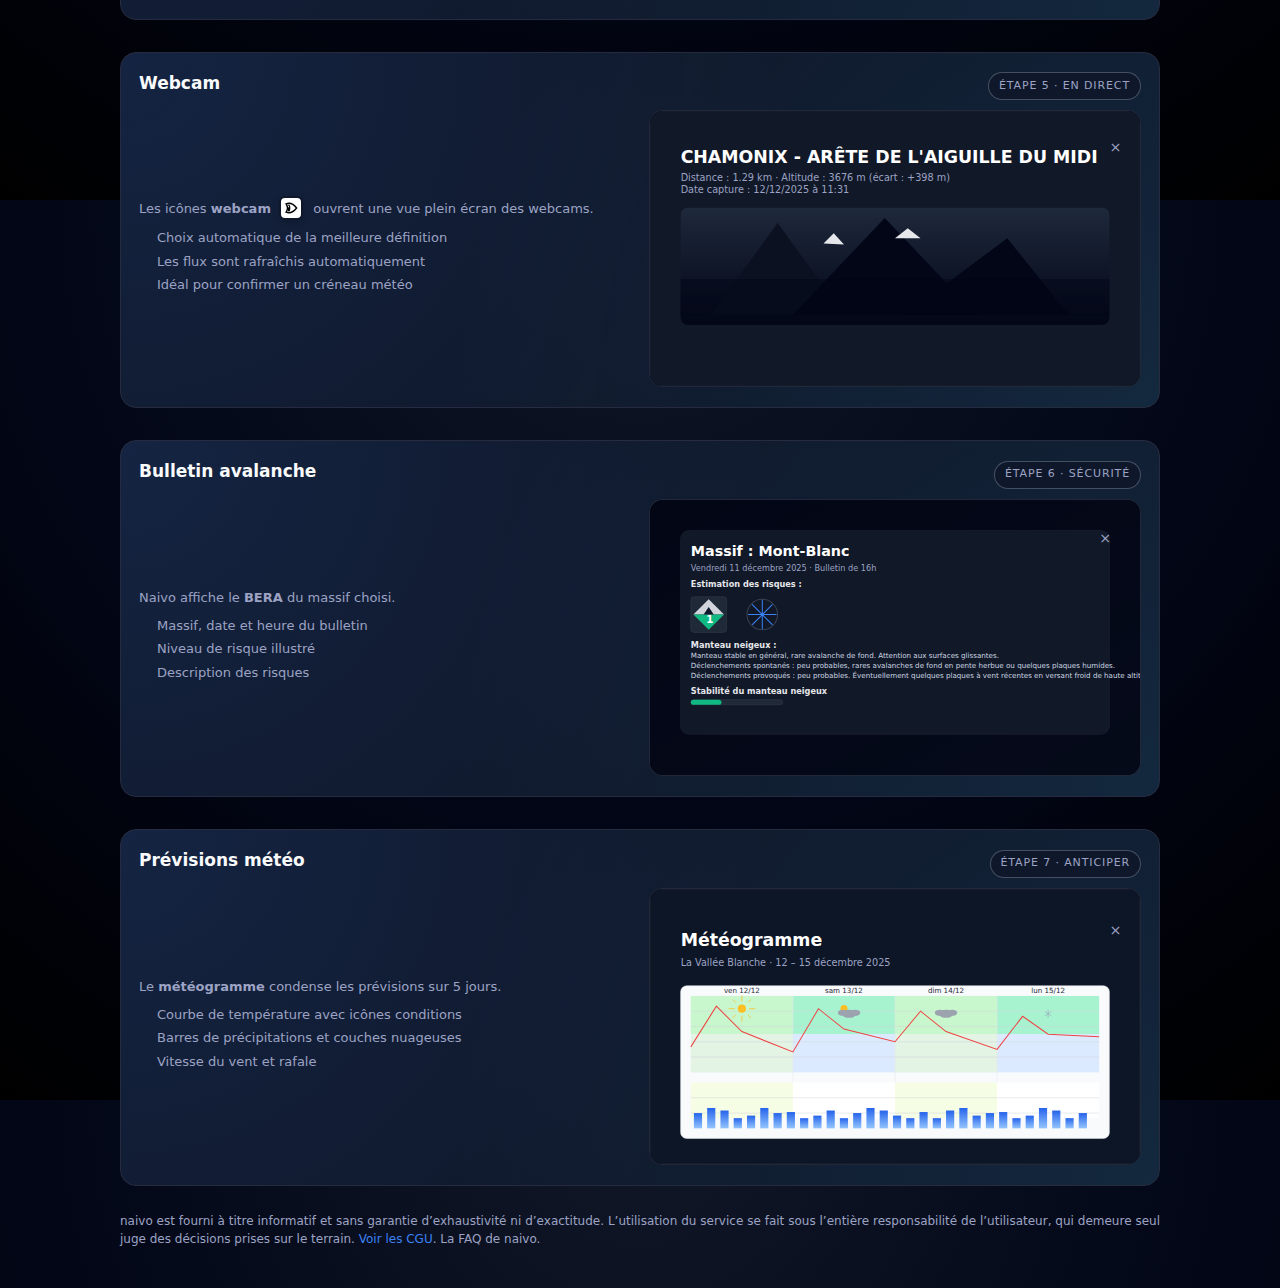
<file: tutoriel/index.html>
<!DOCTYPE html><html lang="fr" data-astro-cid-zsrrdb7j> <head><meta charset="utf-8"><meta name="color-scheme" content="dark"><meta name="supported-color-schemes" content="dark"><meta name="viewport" content="width=device-width, initial-scale=1"><title>Tutoriel naivo - Assistant de ski</title><meta name="description" content="Découvre comment préparer une sortie avec naivo : recherche par lieu, carte, stations météo, avis terrain, webcams, BERA et prévisions."><!-- Favicon prioritaire (Google SERP / legacy) --><link rel="icon" href="/favicon.ico" sizes="any"><link rel="shortcut icon" href="/favicon.ico"><!-- Favicons modernes --><link rel="icon" type="image/svg+xml" href="/logo/flocon-white.svg"><link rel="icon" type="image/png" sizes="48x48" href="/icons/icon-48.png"><link rel="icon" type="image/png" sizes="192x192" href="/icons/icon-192.png"><link rel="apple-touch-icon" href="/icons/icon-192.png"><link rel="canonical" href="https://naivo.fr/tutoriel"><link rel="stylesheet" href="/assets/index.Cwamp5zG.css">
<link rel="stylesheet" href="/assets/tutoriel.LMvwkfZM.css"></head> <body data-astro-cid-zsrrdb7j> <main class="main" data-astro-cid-zsrrdb7j> <header class="logo-row" data-astro-cid-zsrrdb7j> <a href="/" class="logo-link" aria-label="Retour à l'accueil naivo" data-astro-cid-zsrrdb7j> <div class="logo-mark" data-astro-cid-zsrrdb7j><img src="/logo/flocon-white.svg" alt="naivo" class="logo-flocon" data-astro-cid-zsrrdb7j></div> <div class="logo-text" data-astro-cid-zsrrdb7j>naivo &middot; Assistant de ski</div> </a> </header> <section class="section" data-astro-cid-zsrrdb7j> <div class="section-header" data-astro-cid-zsrrdb7j> <h2 class="section-title" data-astro-cid-zsrrdb7j>Pr&eacute;parer ta sortie</h2> <div class="section-tag" data-astro-cid-zsrrdb7j>&Eacute;tape 1 &middot; Recherche</div> </div> <div class="section-body" data-astro-cid-zsrrdb7j> <div class="section-text" data-astro-cid-zsrrdb7j> <p data-astro-cid-zsrrdb7j>
Recherche ton lieu. Exemple : <strong data-astro-cid-zsrrdb7j>&laquo;&nbsp;La Vall&eacute;e Blanche&nbsp;&raquo;</strong>.
</p> <ul class="section-points" data-astro-cid-zsrrdb7j> <li data-astro-cid-zsrrdb7j>Entre ton point de d&eacute;part</li> <li data-astro-cid-zsrrdb7j>S&eacute;lectionne le point propos&eacute; correspondant</li> </ul> </div> <div class="section-illu" data-astro-cid-zsrrdb7j> <picture data-astro-cid-zsrrdb7j> <source srcset="/captures/captures-mobile/capture-home.svg" media="(max-width: 900px)" data-astro-cid-zsrrdb7j> <img src="/captures/captures-pc/capture-home.svg" alt="Écran d'accueil Naivo avec recherche et badges stores" loading="lazy" data-astro-cid-zsrrdb7j> </picture> </div> </div> </section> <section class="section" data-astro-cid-zsrrdb7j> <div class="section-header" data-astro-cid-zsrrdb7j> <h2 class="section-title" data-astro-cid-zsrrdb7j>Carte</h2> <div class="section-tag" data-astro-cid-zsrrdb7j>&Eacute;tape 2 &middot; Vue d'ensemble</div> </div> <div class="section-body" data-astro-cid-zsrrdb7j> <div class="section-text" data-astro-cid-zsrrdb7j> <p data-astro-cid-zsrrdb7j>
Apr&egrave;s avoir choisi <strong data-astro-cid-zsrrdb7j>La Vall&eacute;e Blanche</strong>, Naivo recentre la carte et affiche un
<strong data-astro-cid-zsrrdb7j>cercle de rayon</strong> autour du point choisi (par d&eacute;faut : 8&nbsp;km).
</p> <ul class="section-points" data-astro-cid-zsrrdb7j> <li data-astro-cid-zsrrdb7j>Trois compteurs indiquent combien d'&eacute;l&eacute;ments sont trouv&eacute;s dans le rayon&nbsp;:
<strong data-astro-cid-zsrrdb7j>stations</strong>, <strong data-astro-cid-zsrrdb7j>avis</strong> et <strong data-astro-cid-zsrrdb7j>webcams</strong></li> <li data-astro-cid-zsrrdb7j>Les ic&ocirc;nes sur la carte repr&eacute;sentent les diff&eacute;rents types de points&nbsp;
</li></ul> </div> <div class="section-illu" data-astro-cid-zsrrdb7j> <picture data-astro-cid-zsrrdb7j> <source srcset="/captures/captures-mobile/capture-map.svg" media="(max-width: 900px)" data-astro-cid-zsrrdb7j> <img src="/captures/captures-pc/capture-map.svg" alt="Carte Naivo avec cercle de rayon et compteurs stations / avis / webcams" loading="lazy" data-astro-cid-zsrrdb7j> </picture> </div> </div> </section> <section class="section" data-astro-cid-zsrrdb7j> <div class="section-header" data-astro-cid-zsrrdb7j> <h2 class="section-title" data-astro-cid-zsrrdb7j>Station</h2> <div class="section-tag" data-astro-cid-zsrrdb7j>&Eacute;tape 3 &middot; Observations</div> </div> <div class="section-body" data-astro-cid-zsrrdb7j> <div class="section-text" data-astro-cid-zsrrdb7j> <p data-astro-cid-zsrrdb7j>
En cliquant sur une ic&ocirc;ne <strong data-astro-cid-zsrrdb7j>station</strong> <img src="/markers/stations.svg" alt="" class="icon-inline" data-astro-cid-zsrrdb7j> Naivo ouvre une
<strong data-astro-cid-zsrrdb7j>fiche d&eacute;taill&eacute;e</strong>.
</p> <ul class="section-points" data-astro-cid-zsrrdb7j> <li data-astro-cid-zsrrdb7j>Nom de la station et altitude</li> <li data-astro-cid-zsrrdb7j>Distance et différence d'altitude du point entr&eacute;</li> <li data-astro-cid-zsrrdb7j>Graphique de la hauteur de neige, temp&eacute;rature et vitesse du vent sur 1, 3, 5 ou 10 jours</li> </ul> </div> <div class="section-illu" data-astro-cid-zsrrdb7j> <picture data-astro-cid-zsrrdb7j> <source srcset="/captures/captures-mobile/capture-station.svg" media="(max-width: 900px)" data-astro-cid-zsrrdb7j> <img src="/captures/captures-pc/capture-station.svg" alt="Fiche station Naivo avec courbe de température sur 24 heures" loading="lazy" data-astro-cid-zsrrdb7j> </picture> </div> </div> </section> <section class="section" data-astro-cid-zsrrdb7j> <div class="section-header" data-astro-cid-zsrrdb7j> <h2 class="section-title" data-astro-cid-zsrrdb7j>Avis terrain</h2> <div class="section-tag" data-astro-cid-zsrrdb7j>&Eacute;tape 4 &middot; Retours</div> </div> <div class="section-body" data-astro-cid-zsrrdb7j> <div class="section-text" data-astro-cid-zsrrdb7j> <p data-astro-cid-zsrrdb7j>
Les ic&ocirc;nes <strong data-astro-cid-zsrrdb7j>avis</strong> <img src="/markers/avis.svg" alt="" class="icon-inline" data-astro-cid-zsrrdb7j> r&eacute;sument des sorties issues de <strong data-astro-cid-zsrrdb7j>Skitour</strong> ou <strong data-astro-cid-zsrrdb7j>Camptocamp</strong>.
</p> <ul class="section-points" data-astro-cid-zsrrdb7j> <li data-astro-cid-zsrrdb7j>Nom de la course et description</li> <li data-astro-cid-zsrrdb7j>Extrait du compte-rendu</li> <li data-astro-cid-zsrrdb7j>Lien vers la source pour voir la sortie compl&egrave;te</li> </ul> </div> <div class="section-illu" data-astro-cid-zsrrdb7j> <picture data-astro-cid-zsrrdb7j> <source srcset="/captures/captures-mobile/capture-avis.svg" media="(max-width: 900px)" data-astro-cid-zsrrdb7j> <img src="/captures/captures-pc/capture-avis.svg" alt="Fiche avis terrain Naivo issue d'une sortie Skitour" loading="lazy" data-astro-cid-zsrrdb7j> </picture> </div> </div> </section> <section class="section" data-astro-cid-zsrrdb7j> <div class="section-header" data-astro-cid-zsrrdb7j> <h2 class="section-title" data-astro-cid-zsrrdb7j>Webcam</h2> <div class="section-tag" data-astro-cid-zsrrdb7j>&Eacute;tape 5 &middot; En direct</div> </div> <div class="section-body" data-astro-cid-zsrrdb7j> <div class="section-text" data-astro-cid-zsrrdb7j> <p data-astro-cid-zsrrdb7j>
Les ic&ocirc;nes <strong data-astro-cid-zsrrdb7j>webcam</strong> <img src="/markers/cams.svg" alt="" class="icon-inline" data-astro-cid-zsrrdb7j> ouvrent une vue plein &eacute;cran des webcams.
</p> <ul class="section-points" data-astro-cid-zsrrdb7j> <li data-astro-cid-zsrrdb7j>Choix automatique de la meilleure d&eacute;finition</li> <li data-astro-cid-zsrrdb7j>Les flux sont rafra&icirc;chis automatiquement</li> <li data-astro-cid-zsrrdb7j>Id&eacute;al pour confirmer un cr&eacute;neau m&eacute;t&eacute;o</li> </ul> </div> <div class="section-illu" data-astro-cid-zsrrdb7j> <picture data-astro-cid-zsrrdb7j> <source srcset="/captures/captures-mobile/capture-webcam.svg" media="(max-width: 900px)" data-astro-cid-zsrrdb7j> <img src="/captures/captures-pc/capture-webcam.svg" alt="Vue webcam Naivo avec paysage de montagne enneigé" loading="lazy" data-astro-cid-zsrrdb7j> </picture> </div> </div> </section> <section class="section" data-astro-cid-zsrrdb7j> <div class="section-header" data-astro-cid-zsrrdb7j> <h2 class="section-title" data-astro-cid-zsrrdb7j>Bulletin avalanche</h2> <div class="section-tag" data-astro-cid-zsrrdb7j>&Eacute;tape 6 &middot; S&eacute;curit&eacute;</div> </div> <div class="section-body" data-astro-cid-zsrrdb7j> <div class="section-text" data-astro-cid-zsrrdb7j> <p data-astro-cid-zsrrdb7j>
Naivo affiche le <strong data-astro-cid-zsrrdb7j>BERA</strong> du massif choisi.
</p> <ul class="section-points" data-astro-cid-zsrrdb7j> <li data-astro-cid-zsrrdb7j>Massif, date et heure du bulletin</li> <li data-astro-cid-zsrrdb7j>Niveau de risque illustr&eacute;</li> <li data-astro-cid-zsrrdb7j>Description des risques</li> </ul> </div> <div class="section-illu" data-astro-cid-zsrrdb7j> <picture data-astro-cid-zsrrdb7j> <source srcset="/captures/captures-mobile/capture-bera.svg" media="(max-width: 900px)" data-astro-cid-zsrrdb7j> <img src="/captures/captures-pc/capture-bera.svg" alt="Bulletin avalanche (BERA) du massif sélectionné" loading="lazy" data-astro-cid-zsrrdb7j> </picture> </div> </div> </section> <section class="section" data-astro-cid-zsrrdb7j> <div class="section-header" data-astro-cid-zsrrdb7j> <h2 class="section-title" data-astro-cid-zsrrdb7j>Pr&eacute;visions m&eacute;t&eacute;o</h2> <div class="section-tag" data-astro-cid-zsrrdb7j>&Eacute;tape 7 &middot; Anticiper</div> </div> <div class="section-body" data-astro-cid-zsrrdb7j> <div class="section-text" data-astro-cid-zsrrdb7j> <p data-astro-cid-zsrrdb7j>
Le <strong data-astro-cid-zsrrdb7j>m&eacute;t&eacute;ogramme</strong> condense les pr&eacute;visions sur 5 jours.
</p> <ul class="section-points" data-astro-cid-zsrrdb7j> <li data-astro-cid-zsrrdb7j>Courbe de temp&eacute;rature avec ic&ocirc;nes conditions</li> <li data-astro-cid-zsrrdb7j>Barres de pr&eacute;cipitations et couches nuageuses</li> <li data-astro-cid-zsrrdb7j>Vitesse du vent et rafale</li> </ul> </div> <div class="section-illu" data-astro-cid-zsrrdb7j> <picture data-astro-cid-zsrrdb7j> <source srcset="/captures/captures-mobile/capture-previsions.svg" media="(max-width: 900px)" data-astro-cid-zsrrdb7j> <img src="/captures/captures-pc/capture-previsions.svg" alt="Prévisions météo Naivo en vue météogramme" loading="lazy" data-astro-cid-zsrrdb7j> </picture> </div> </div> </section> <p class="footer-note" data-astro-cid-zsrrdb7j>
naivo est fourni à titre informatif et sans garantie d’exhaustivité ni d’exactitude. L’utilisation du service se fait sous l’entière responsabilité de l’utilisateur, qui demeure seul juge des décisions prises sur le terrain. <a href="/cgu" class="legal-link" data-astro-cid-zsrrdb7j>Voir les CGU</a>. <a href="/faq" data-astro-cid-zsrrdb7j>La FAQ de naivo</a>.
</p> </main> </body></html><!-- © 2026 naivo
Licensed under the PolyForm Noncommercial License -->
</file>
<file: assets/index.BbGTm_Z6.css>
@media(min-width:1024px){#loading-overlay{display:none!important}}html{height:100%}body{display:flex;flex-direction:column;min-height:100svh;height:100svh;padding:0;overflow:hidden}main{width:100%;flex:1;display:flex;flex-direction:column;min-height:0}.container{width:100%;max-width:1040px;margin:0 auto;padding:0 1rem;padding-bottom:calc(.5rem + env(safe-area-inset-bottom,0px));transition:transform .2s ease,padding .2s ease;min-height:0;height:100%}body.has-query{overflow:auto}.logo-img{height:4rem;width:auto;transition:height .2s ease,transform .2s ease}@media(min-width:1024px){body{overflow:hidden}body.has-query{overflow:auto}}.logo-small{height:2.5rem}@media(min-width:640px){.logo-img,.logo-small{height:6rem}}body.has-query main{justify-content:flex-start}@media(min-width:1024px){body.has-query main{justify-content:center}}.footer{margin-top:0;color:var(--text-muted);width:100%;display:flex;justify-content:center;padding-bottom:calc(.75rem + env(safe-area-inset-bottom,0px))}.footer-inner{display:flex;flex-direction:row;align-items:center;gap:.5rem;font-size:12px;padding:.75rem 0 .25rem;border-top:1px solid var(--border);justify-content:center;text-align:center;border-bottom:none}.footer-legal{display:flex;justify-content:center;gap:8px;font-size:11px;margin-top:4px;color:var(--text-muted)}.footer-legal a{color:inherit;text-decoration:none}.footer-legal a:hover{color:var(--text-main);text-decoration:underline}.footer-legal .separator{opacity:.5}.social-icon{display:inline-flex;align-items:center;justify-content:center;width:20px;height:20px;margin-left:0rem}.social-icon svg{width:18px;height:18px}.social-icon .stroke{stroke:var(--text-main);fill:none;stroke-width:1.6;transition:stroke .2s ease,fill .2s ease}.social-icon .fill{fill:var(--text-main);transition:fill .2s ease,stroke .2s ease}.social-icon:hover .stroke{stroke:var(--primary)}.social-icon:hover .fill{fill:var(--primary)}.modal{position:fixed;inset:0;display:none;align-items:center;justify-content:center;z-index:2000}.modal.is-open{display:flex}.modal-backdrop{position:absolute;inset:0;background:#000000a6}.modal-card{position:relative;background:var(--card-bg, #111);color:var(--text-main);border:1px solid var(--border);border-radius:var(--radius);box-shadow:0 10px 40px #00000059;width:min(900px,92vw);max-height:80vh;display:flex;flex-direction:column;padding:1rem 1.25rem;gap:.5rem}.modal-header{display:flex;align-items:center;justify-content:space-between}.modal-header h3{margin:0;font-size:18px}.close-btn{background:transparent;border:none;color:var(--text-muted);font-size:22px;cursor:pointer;padding:.25rem .5rem}.close-btn:hover{color:var(--text-main)}.modal-body{overflow-y:auto;padding-right:.25rem;display:flex;flex-direction:column;gap:.5rem;text-align:justify}.modal-body p{margin:.2rem 0 .4rem;line-height:1.5;color:var(--text-muted)}.modal-body ol{margin:.2rem 0 .4rem 1.5rem;padding:0;color:var(--text-muted);line-height:1.6}.modal-body strong{color:var(--text-main)}body.has-query .container{padding-bottom:env(safe-area-inset-bottom,0px)}body.has-query .logo-wrapper,body.has-query .footer{display:none}body.has-map{padding:0;border-bottom:0}body.has-map .container{width:100vw;max-width:none;padding:0;padding-bottom:env(safe-area-inset-bottom,0px)}@media(min-width:769px){body.has-query:not(.has-map) .container{padding-bottom:calc(.5rem + env(safe-area-inset-bottom,0px))}}@media(max-width:768px){body{align-items:stretch;padding:.5rem 0 calc(1.25rem + env(safe-area-inset-bottom,0px));border-bottom:1px solid var(--border)}body:not(.has-query) main{align-items:center}body.has-query main{justify-content:flex-start}body.has-query:not(.has-map){padding-top:.5rem;padding-bottom:0}.container{width:99vw;padding:0 .5rem;padding-bottom:calc(.5rem + env(safe-area-inset-bottom,0px));flex:1;display:flex;flex-direction:column;min-height:100%}.footer{display:flex;justify-content:center;padding-bottom:calc(.75rem + env(safe-area-inset-bottom,0px))}.footer-inner{flex-direction:row;justify-content:center;align-items:center;gap:.75rem;flex-wrap:nowrap;margin-top:1.25rem;padding-top:1.25rem}.modal-card{width:92vw;max-height:85vh}}.maplibregl-map{font:12px/20px Helvetica Neue,Arial,Helvetica,sans-serif;overflow:hidden;position:relative;-webkit-tap-highlight-color:rgb(0 0 0/0)}.maplibregl-canvas{left:0;position:absolute;top:0}.maplibregl-map:fullscreen{height:100%;width:100%}.maplibregl-ctrl-group button.maplibregl-ctrl-compass{touch-action:none}.maplibregl-canvas-container.maplibregl-interactive,.maplibregl-ctrl-group button.maplibregl-ctrl-compass{cursor:grab;-webkit-user-select:none;-moz-user-select:none;user-select:none}.maplibregl-canvas-container.maplibregl-interactive.maplibregl-track-pointer{cursor:pointer}.maplibregl-canvas-container.maplibregl-interactive:active,.maplibregl-ctrl-group button.maplibregl-ctrl-compass:active{cursor:grabbing}.maplibregl-canvas-container.maplibregl-touch-zoom-rotate,.maplibregl-canvas-container.maplibregl-touch-zoom-rotate .maplibregl-canvas{touch-action:pan-x pan-y}.maplibregl-canvas-container.maplibregl-touch-drag-pan,.maplibregl-canvas-container.maplibregl-touch-drag-pan .maplibregl-canvas{touch-action:pinch-zoom}.maplibregl-canvas-container.maplibregl-touch-zoom-rotate.maplibregl-touch-drag-pan,.maplibregl-canvas-container.maplibregl-touch-zoom-rotate.maplibregl-touch-drag-pan .maplibregl-canvas{touch-action:none}.maplibregl-canvas-container.maplibregl-touch-drag-pan.maplibregl-cooperative-gestures,.maplibregl-canvas-container.maplibregl-touch-drag-pan.maplibregl-cooperative-gestures .maplibregl-canvas{touch-action:pan-x pan-y}.maplibregl-ctrl-bottom-left,.maplibregl-ctrl-bottom-right,.maplibregl-ctrl-top-left,.maplibregl-ctrl-top-right{pointer-events:none;position:absolute;z-index:2}.maplibregl-ctrl-top-left{left:0;top:0}.maplibregl-ctrl-top-right{right:0;top:0}.maplibregl-ctrl-bottom-left{bottom:0;left:0}.maplibregl-ctrl-bottom-right{bottom:0;right:0}.maplibregl-ctrl{clear:both;pointer-events:auto;transform:translate(0)}.maplibregl-ctrl-top-left .maplibregl-ctrl{float:left;margin:10px 0 0 10px}.maplibregl-ctrl-top-right .maplibregl-ctrl{float:right;margin:10px 10px 0 0}.maplibregl-ctrl-bottom-left .maplibregl-ctrl{float:left;margin:0 0 10px 10px}.maplibregl-ctrl-bottom-right .maplibregl-ctrl{float:right;margin:0 10px 10px 0}.maplibregl-ctrl-group{background:#fff;border-radius:4px}.maplibregl-ctrl-group:not(:empty){box-shadow:0 0 0 2px #0000001a}@media(forced-colors:active){.maplibregl-ctrl-group:not(:empty){box-shadow:0 0 0 2px ButtonText}}.maplibregl-ctrl-group button{background-color:transparent;border:0;box-sizing:border-box;cursor:pointer;display:block;height:29px;outline:none;padding:0;width:29px}.maplibregl-ctrl-group button+button{border-top:1px solid #ddd}.maplibregl-ctrl button .maplibregl-ctrl-icon{background-position:50%;background-repeat:no-repeat;display:block;height:100%;width:100%}@media(forced-colors:active){.maplibregl-ctrl-icon{background-color:transparent}.maplibregl-ctrl-group button+button{border-top:1px solid ButtonText}}.maplibregl-ctrl button::-moz-focus-inner{border:0;padding:0}.maplibregl-ctrl-attrib-button:focus,.maplibregl-ctrl-group button:focus{box-shadow:0 0 2px 2px #0096ff}.maplibregl-ctrl button:disabled{cursor:not-allowed}.maplibregl-ctrl button:disabled .maplibregl-ctrl-icon{opacity:.25}.maplibregl-ctrl button:not(:disabled):hover{background-color:#0000000d}.maplibregl-ctrl-group button:focus:focus-visible{box-shadow:0 0 2px 2px #0096ff}.maplibregl-ctrl-group button:focus:not(:focus-visible){box-shadow:none}.maplibregl-ctrl-group button:focus:first-child{border-radius:4px 4px 0 0}.maplibregl-ctrl-group button:focus:last-child{border-radius:0 0 4px 4px}.maplibregl-ctrl-group button:focus:only-child{border-radius:inherit}.maplibregl-ctrl button.maplibregl-ctrl-zoom-out .maplibregl-ctrl-icon{background-image:url("data:image/svg+xml;charset=utf-8,%3Csvg xmlns='http://www.w3.org/2000/svg' width='29' height='29' fill='%23333' viewBox='0 0 29 29'%3E%3Cpath d='M10 13c-.75 0-1.5.75-1.5 1.5S9.25 16 10 16h9c.75 0 1.5-.75 1.5-1.5S19.75 13 19 13z'/%3E%3C/svg%3E")}.maplibregl-ctrl button.maplibregl-ctrl-zoom-in .maplibregl-ctrl-icon{background-image:url("data:image/svg+xml;charset=utf-8,%3Csvg xmlns='http://www.w3.org/2000/svg' width='29' height='29' fill='%23333' viewBox='0 0 29 29'%3E%3Cpath d='M14.5 8.5c-.75 0-1.5.75-1.5 1.5v3h-3c-.75 0-1.5.75-1.5 1.5S9.25 16 10 16h3v3c0 .75.75 1.5 1.5 1.5S16 19.75 16 19v-3h3c.75 0 1.5-.75 1.5-1.5S19.75 13 19 13h-3v-3c0-.75-.75-1.5-1.5-1.5'/%3E%3C/svg%3E")}@media(forced-colors:active){.maplibregl-ctrl button.maplibregl-ctrl-zoom-out .maplibregl-ctrl-icon{background-image:url("data:image/svg+xml;charset=utf-8,%3Csvg xmlns='http://www.w3.org/2000/svg' width='29' height='29' fill='%23fff' viewBox='0 0 29 29'%3E%3Cpath d='M10 13c-.75 0-1.5.75-1.5 1.5S9.25 16 10 16h9c.75 0 1.5-.75 1.5-1.5S19.75 13 19 13z'/%3E%3C/svg%3E")}.maplibregl-ctrl button.maplibregl-ctrl-zoom-in .maplibregl-ctrl-icon{background-image:url("data:image/svg+xml;charset=utf-8,%3Csvg xmlns='http://www.w3.org/2000/svg' width='29' height='29' fill='%23fff' viewBox='0 0 29 29'%3E%3Cpath d='M14.5 8.5c-.75 0-1.5.75-1.5 1.5v3h-3c-.75 0-1.5.75-1.5 1.5S9.25 16 10 16h3v3c0 .75.75 1.5 1.5 1.5S16 19.75 16 19v-3h3c.75 0 1.5-.75 1.5-1.5S19.75 13 19 13h-3v-3c0-.75-.75-1.5-1.5-1.5'/%3E%3C/svg%3E")}}@media(forced-colors:active)and (prefers-color-scheme:light){.maplibregl-ctrl button.maplibregl-ctrl-zoom-out .maplibregl-ctrl-icon{background-image:url("data:image/svg+xml;charset=utf-8,%3Csvg xmlns='http://www.w3.org/2000/svg' width='29' height='29' viewBox='0 0 29 29'%3E%3Cpath d='M10 13c-.75 0-1.5.75-1.5 1.5S9.25 16 10 16h9c.75 0 1.5-.75 1.5-1.5S19.75 13 19 13z'/%3E%3C/svg%3E")}.maplibregl-ctrl button.maplibregl-ctrl-zoom-in .maplibregl-ctrl-icon{background-image:url("data:image/svg+xml;charset=utf-8,%3Csvg xmlns='http://www.w3.org/2000/svg' width='29' height='29' viewBox='0 0 29 29'%3E%3Cpath d='M14.5 8.5c-.75 0-1.5.75-1.5 1.5v3h-3c-.75 0-1.5.75-1.5 1.5S9.25 16 10 16h3v3c0 .75.75 1.5 1.5 1.5S16 19.75 16 19v-3h3c.75 0 1.5-.75 1.5-1.5S19.75 13 19 13h-3v-3c0-.75-.75-1.5-1.5-1.5'/%3E%3C/svg%3E")}}.maplibregl-ctrl button.maplibregl-ctrl-fullscreen .maplibregl-ctrl-icon{background-image:url("data:image/svg+xml;charset=utf-8,%3Csvg xmlns='http://www.w3.org/2000/svg' width='29' height='29' fill='%23333' viewBox='0 0 29 29'%3E%3Cpath d='M24 16v5.5c0 1.75-.75 2.5-2.5 2.5H16v-1l3-1.5-4-5.5 1-1 5.5 4 1.5-3zM6 16l1.5 3 5.5-4 1 1-4 5.5 3 1.5v1H7.5C5.75 24 5 23.25 5 21.5V16zm7-11v1l-3 1.5 4 5.5-1 1-5.5-4L6 13H5V7.5C5 5.75 5.75 5 7.5 5zm11 2.5c0-1.75-.75-2.5-2.5-2.5H16v1l3 1.5-4 5.5 1 1 5.5-4 1.5 3h1z'/%3E%3C/svg%3E")}.maplibregl-ctrl button.maplibregl-ctrl-shrink .maplibregl-ctrl-icon{background-image:url("data:image/svg+xml;charset=utf-8,%3Csvg xmlns='http://www.w3.org/2000/svg' width='29' height='29' viewBox='0 0 29 29'%3E%3Cpath d='M18.5 16c-1.75 0-2.5.75-2.5 2.5V24h1l1.5-3 5.5 4 1-1-4-5.5 3-1.5v-1zM13 18.5c0-1.75-.75-2.5-2.5-2.5H5v1l3 1.5L4 24l1 1 5.5-4 1.5 3h1zm3-8c0 1.75.75 2.5 2.5 2.5H24v-1l-3-1.5L25 5l-1-1-5.5 4L17 5h-1zM10.5 13c1.75 0 2.5-.75 2.5-2.5V5h-1l-1.5 3L5 4 4 5l4 5.5L5 12v1z'/%3E%3C/svg%3E")}@media(forced-colors:active){.maplibregl-ctrl button.maplibregl-ctrl-fullscreen .maplibregl-ctrl-icon{background-image:url("data:image/svg+xml;charset=utf-8,%3Csvg xmlns='http://www.w3.org/2000/svg' width='29' height='29' fill='%23fff' viewBox='0 0 29 29'%3E%3Cpath d='M24 16v5.5c0 1.75-.75 2.5-2.5 2.5H16v-1l3-1.5-4-5.5 1-1 5.5 4 1.5-3zM6 16l1.5 3 5.5-4 1 1-4 5.5 3 1.5v1H7.5C5.75 24 5 23.25 5 21.5V16zm7-11v1l-3 1.5 4 5.5-1 1-5.5-4L6 13H5V7.5C5 5.75 5.75 5 7.5 5zm11 2.5c0-1.75-.75-2.5-2.5-2.5H16v1l3 1.5-4 5.5 1 1 5.5-4 1.5 3h1z'/%3E%3C/svg%3E")}.maplibregl-ctrl button.maplibregl-ctrl-shrink .maplibregl-ctrl-icon{background-image:url("data:image/svg+xml;charset=utf-8,%3Csvg xmlns='http://www.w3.org/2000/svg' width='29' height='29' fill='%23fff' viewBox='0 0 29 29'%3E%3Cpath d='M18.5 16c-1.75 0-2.5.75-2.5 2.5V24h1l1.5-3 5.5 4 1-1-4-5.5 3-1.5v-1zM13 18.5c0-1.75-.75-2.5-2.5-2.5H5v1l3 1.5L4 24l1 1 5.5-4 1.5 3h1zm3-8c0 1.75.75 2.5 2.5 2.5H24v-1l-3-1.5L25 5l-1-1-5.5 4L17 5h-1zM10.5 13c1.75 0 2.5-.75 2.5-2.5V5h-1l-1.5 3L5 4 4 5l4 5.5L5 12v1z'/%3E%3C/svg%3E")}}@media(forced-colors:active)and (prefers-color-scheme:light){.maplibregl-ctrl button.maplibregl-ctrl-fullscreen .maplibregl-ctrl-icon{background-image:url("data:image/svg+xml;charset=utf-8,%3Csvg xmlns='http://www.w3.org/2000/svg' width='29' height='29' viewBox='0 0 29 29'%3E%3Cpath d='M24 16v5.5c0 1.75-.75 2.5-2.5 2.5H16v-1l3-1.5-4-5.5 1-1 5.5 4 1.5-3zM6 16l1.5 3 5.5-4 1 1-4 5.5 3 1.5v1H7.5C5.75 24 5 23.25 5 21.5V16zm7-11v1l-3 1.5 4 5.5-1 1-5.5-4L6 13H5V7.5C5 5.75 5.75 5 7.5 5zm11 2.5c0-1.75-.75-2.5-2.5-2.5H16v1l3 1.5-4 5.5 1 1 5.5-4 1.5 3h1z'/%3E%3C/svg%3E")}.maplibregl-ctrl button.maplibregl-ctrl-shrink .maplibregl-ctrl-icon{background-image:url("data:image/svg+xml;charset=utf-8,%3Csvg xmlns='http://www.w3.org/2000/svg' width='29' height='29' viewBox='0 0 29 29'%3E%3Cpath d='M18.5 16c-1.75 0-2.5.75-2.5 2.5V24h1l1.5-3 5.5 4 1-1-4-5.5 3-1.5v-1zM13 18.5c0-1.75-.75-2.5-2.5-2.5H5v1l3 1.5L4 24l1 1 5.5-4 1.5 3h1zm3-8c0 1.75.75 2.5 2.5 2.5H24v-1l-3-1.5L25 5l-1-1-5.5 4L17 5h-1zM10.5 13c1.75 0 2.5-.75 2.5-2.5V5h-1l-1.5 3L5 4 4 5l4 5.5L5 12v1z'/%3E%3C/svg%3E")}}.maplibregl-ctrl button.maplibregl-ctrl-compass .maplibregl-ctrl-icon{background-image:url("data:image/svg+xml;charset=utf-8,%3Csvg xmlns='http://www.w3.org/2000/svg' width='29' height='29' fill='%23333' viewBox='0 0 29 29'%3E%3Cpath d='m10.5 14 4-8 4 8z'/%3E%3Cpath fill='%23ccc' d='m10.5 16 4 8 4-8z'/%3E%3C/svg%3E")}@media(forced-colors:active){.maplibregl-ctrl button.maplibregl-ctrl-compass .maplibregl-ctrl-icon{background-image:url("data:image/svg+xml;charset=utf-8,%3Csvg xmlns='http://www.w3.org/2000/svg' width='29' height='29' fill='%23fff' viewBox='0 0 29 29'%3E%3Cpath d='m10.5 14 4-8 4 8z'/%3E%3Cpath fill='%23ccc' d='m10.5 16 4 8 4-8z'/%3E%3C/svg%3E")}}@media(forced-colors:active)and (prefers-color-scheme:light){.maplibregl-ctrl button.maplibregl-ctrl-compass .maplibregl-ctrl-icon{background-image:url("data:image/svg+xml;charset=utf-8,%3Csvg xmlns='http://www.w3.org/2000/svg' width='29' height='29' viewBox='0 0 29 29'%3E%3Cpath d='m10.5 14 4-8 4 8z'/%3E%3Cpath fill='%23ccc' d='m10.5 16 4 8 4-8z'/%3E%3C/svg%3E")}}.maplibregl-ctrl button.maplibregl-ctrl-terrain .maplibregl-ctrl-icon{background-image:url("data:image/svg+xml;charset=utf-8,%3Csvg xmlns='http://www.w3.org/2000/svg' width='22' height='22' fill='%23333' viewBox='0 0 22 22'%3E%3Cpath d='m1.754 13.406 4.453-4.851 3.09 3.09 3.281 3.277.969-.969-3.309-3.312 3.844-4.121 6.148 6.886h1.082v-.855l-7.207-8.07-4.84 5.187L6.169 6.57l-5.48 5.965v.871ZM.688 16.844h20.625v1.375H.688Zm0 0'/%3E%3C/svg%3E")}.maplibregl-ctrl button.maplibregl-ctrl-terrain-enabled .maplibregl-ctrl-icon{background-image:url("data:image/svg+xml;charset=utf-8,%3Csvg xmlns='http://www.w3.org/2000/svg' width='22' height='22' fill='%2333b5e5' viewBox='0 0 22 22'%3E%3Cpath d='m1.754 13.406 4.453-4.851 3.09 3.09 3.281 3.277.969-.969-3.309-3.312 3.844-4.121 6.148 6.886h1.082v-.855l-7.207-8.07-4.84 5.187L6.169 6.57l-5.48 5.965v.871ZM.688 16.844h20.625v1.375H.688Zm0 0'/%3E%3C/svg%3E")}.maplibregl-ctrl button.maplibregl-ctrl-geolocate .maplibregl-ctrl-icon{background-image:url("data:image/svg+xml;charset=utf-8,%3Csvg xmlns='http://www.w3.org/2000/svg' width='29' height='29' fill='%23333' viewBox='0 0 20 20'%3E%3Cpath d='M10 4C9 4 9 5 9 5v.1A5 5 0 0 0 5.1 9H5s-1 0-1 1 1 1 1 1h.1A5 5 0 0 0 9 14.9v.1s0 1 1 1 1-1 1-1v-.1a5 5 0 0 0 3.9-3.9h.1s1 0 1-1-1-1-1-1h-.1A5 5 0 0 0 11 5.1V5s0-1-1-1m0 2.5a3.5 3.5 0 1 1 0 7 3.5 3.5 0 1 1 0-7'/%3E%3Ccircle cx='10' cy='10' r='2'/%3E%3C/svg%3E")}.maplibregl-ctrl button.maplibregl-ctrl-geolocate:disabled .maplibregl-ctrl-icon{background-image:url("data:image/svg+xml;charset=utf-8,%3Csvg xmlns='http://www.w3.org/2000/svg' width='29' height='29' fill='%23aaa' viewBox='0 0 20 20'%3E%3Cpath d='M10 4C9 4 9 5 9 5v.1A5 5 0 0 0 5.1 9H5s-1 0-1 1 1 1 1 1h.1A5 5 0 0 0 9 14.9v.1s0 1 1 1 1-1 1-1v-.1a5 5 0 0 0 3.9-3.9h.1s1 0 1-1-1-1-1-1h-.1A5 5 0 0 0 11 5.1V5s0-1-1-1m0 2.5a3.5 3.5 0 1 1 0 7 3.5 3.5 0 1 1 0-7'/%3E%3Ccircle cx='10' cy='10' r='2'/%3E%3Cpath fill='red' d='m14 5 1 1-9 9-1-1z'/%3E%3C/svg%3E")}.maplibregl-ctrl button.maplibregl-ctrl-geolocate.maplibregl-ctrl-geolocate-active .maplibregl-ctrl-icon{background-image:url("data:image/svg+xml;charset=utf-8,%3Csvg xmlns='http://www.w3.org/2000/svg' width='29' height='29' fill='%2333b5e5' viewBox='0 0 20 20'%3E%3Cpath d='M10 4C9 4 9 5 9 5v.1A5 5 0 0 0 5.1 9H5s-1 0-1 1 1 1 1 1h.1A5 5 0 0 0 9 14.9v.1s0 1 1 1 1-1 1-1v-.1a5 5 0 0 0 3.9-3.9h.1s1 0 1-1-1-1-1-1h-.1A5 5 0 0 0 11 5.1V5s0-1-1-1m0 2.5a3.5 3.5 0 1 1 0 7 3.5 3.5 0 1 1 0-7'/%3E%3Ccircle cx='10' cy='10' r='2'/%3E%3C/svg%3E")}.maplibregl-ctrl button.maplibregl-ctrl-geolocate.maplibregl-ctrl-geolocate-active-error .maplibregl-ctrl-icon{background-image:url("data:image/svg+xml;charset=utf-8,%3Csvg xmlns='http://www.w3.org/2000/svg' width='29' height='29' fill='%23e58978' viewBox='0 0 20 20'%3E%3Cpath d='M10 4C9 4 9 5 9 5v.1A5 5 0 0 0 5.1 9H5s-1 0-1 1 1 1 1 1h.1A5 5 0 0 0 9 14.9v.1s0 1 1 1 1-1 1-1v-.1a5 5 0 0 0 3.9-3.9h.1s1 0 1-1-1-1-1-1h-.1A5 5 0 0 0 11 5.1V5s0-1-1-1m0 2.5a3.5 3.5 0 1 1 0 7 3.5 3.5 0 1 1 0-7'/%3E%3Ccircle cx='10' cy='10' r='2'/%3E%3C/svg%3E")}.maplibregl-ctrl button.maplibregl-ctrl-geolocate.maplibregl-ctrl-geolocate-background .maplibregl-ctrl-icon{background-image:url("data:image/svg+xml;charset=utf-8,%3Csvg xmlns='http://www.w3.org/2000/svg' width='29' height='29' fill='%2333b5e5' viewBox='0 0 20 20'%3E%3Cpath d='M10 4C9 4 9 5 9 5v.1A5 5 0 0 0 5.1 9H5s-1 0-1 1 1 1 1 1h.1A5 5 0 0 0 9 14.9v.1s0 1 1 1 1-1 1-1v-.1a5 5 0 0 0 3.9-3.9h.1s1 0 1-1-1-1-1-1h-.1A5 5 0 0 0 11 5.1V5s0-1-1-1m0 2.5a3.5 3.5 0 1 1 0 7 3.5 3.5 0 1 1 0-7'/%3E%3C/svg%3E")}.maplibregl-ctrl button.maplibregl-ctrl-geolocate.maplibregl-ctrl-geolocate-background-error .maplibregl-ctrl-icon{background-image:url("data:image/svg+xml;charset=utf-8,%3Csvg xmlns='http://www.w3.org/2000/svg' width='29' height='29' fill='%23e54e33' viewBox='0 0 20 20'%3E%3Cpath d='M10 4C9 4 9 5 9 5v.1A5 5 0 0 0 5.1 9H5s-1 0-1 1 1 1 1 1h.1A5 5 0 0 0 9 14.9v.1s0 1 1 1 1-1 1-1v-.1a5 5 0 0 0 3.9-3.9h.1s1 0 1-1-1-1-1-1h-.1A5 5 0 0 0 11 5.1V5s0-1-1-1m0 2.5a3.5 3.5 0 1 1 0 7 3.5 3.5 0 1 1 0-7'/%3E%3C/svg%3E")}.maplibregl-ctrl button.maplibregl-ctrl-geolocate.maplibregl-ctrl-geolocate-waiting .maplibregl-ctrl-icon{animation:maplibregl-spin 2s linear infinite}@media(forced-colors:active){.maplibregl-ctrl button.maplibregl-ctrl-geolocate .maplibregl-ctrl-icon{background-image:url("data:image/svg+xml;charset=utf-8,%3Csvg xmlns='http://www.w3.org/2000/svg' width='29' height='29' fill='%23fff' viewBox='0 0 20 20'%3E%3Cpath d='M10 4C9 4 9 5 9 5v.1A5 5 0 0 0 5.1 9H5s-1 0-1 1 1 1 1 1h.1A5 5 0 0 0 9 14.9v.1s0 1 1 1 1-1 1-1v-.1a5 5 0 0 0 3.9-3.9h.1s1 0 1-1-1-1-1-1h-.1A5 5 0 0 0 11 5.1V5s0-1-1-1m0 2.5a3.5 3.5 0 1 1 0 7 3.5 3.5 0 1 1 0-7'/%3E%3Ccircle cx='10' cy='10' r='2'/%3E%3C/svg%3E")}.maplibregl-ctrl button.maplibregl-ctrl-geolocate:disabled .maplibregl-ctrl-icon{background-image:url("data:image/svg+xml;charset=utf-8,%3Csvg xmlns='http://www.w3.org/2000/svg' width='29' height='29' fill='%23999' viewBox='0 0 20 20'%3E%3Cpath d='M10 4C9 4 9 5 9 5v.1A5 5 0 0 0 5.1 9H5s-1 0-1 1 1 1 1 1h.1A5 5 0 0 0 9 14.9v.1s0 1 1 1 1-1 1-1v-.1a5 5 0 0 0 3.9-3.9h.1s1 0 1-1-1-1-1-1h-.1A5 5 0 0 0 11 5.1V5s0-1-1-1m0 2.5a3.5 3.5 0 1 1 0 7 3.5 3.5 0 1 1 0-7'/%3E%3Ccircle cx='10' cy='10' r='2'/%3E%3Cpath fill='red' d='m14 5 1 1-9 9-1-1z'/%3E%3C/svg%3E")}.maplibregl-ctrl button.maplibregl-ctrl-geolocate.maplibregl-ctrl-geolocate-active .maplibregl-ctrl-icon{background-image:url("data:image/svg+xml;charset=utf-8,%3Csvg xmlns='http://www.w3.org/2000/svg' width='29' height='29' fill='%2333b5e5' viewBox='0 0 20 20'%3E%3Cpath d='M10 4C9 4 9 5 9 5v.1A5 5 0 0 0 5.1 9H5s-1 0-1 1 1 1 1 1h.1A5 5 0 0 0 9 14.9v.1s0 1 1 1 1-1 1-1v-.1a5 5 0 0 0 3.9-3.9h.1s1 0 1-1-1-1-1-1h-.1A5 5 0 0 0 11 5.1V5s0-1-1-1m0 2.5a3.5 3.5 0 1 1 0 7 3.5 3.5 0 1 1 0-7'/%3E%3Ccircle cx='10' cy='10' r='2'/%3E%3C/svg%3E")}.maplibregl-ctrl button.maplibregl-ctrl-geolocate.maplibregl-ctrl-geolocate-active-error .maplibregl-ctrl-icon{background-image:url("data:image/svg+xml;charset=utf-8,%3Csvg xmlns='http://www.w3.org/2000/svg' width='29' height='29' fill='%23e58978' viewBox='0 0 20 20'%3E%3Cpath d='M10 4C9 4 9 5 9 5v.1A5 5 0 0 0 5.1 9H5s-1 0-1 1 1 1 1 1h.1A5 5 0 0 0 9 14.9v.1s0 1 1 1 1-1 1-1v-.1a5 5 0 0 0 3.9-3.9h.1s1 0 1-1-1-1-1-1h-.1A5 5 0 0 0 11 5.1V5s0-1-1-1m0 2.5a3.5 3.5 0 1 1 0 7 3.5 3.5 0 1 1 0-7'/%3E%3Ccircle cx='10' cy='10' r='2'/%3E%3C/svg%3E")}.maplibregl-ctrl button.maplibregl-ctrl-geolocate.maplibregl-ctrl-geolocate-background .maplibregl-ctrl-icon{background-image:url("data:image/svg+xml;charset=utf-8,%3Csvg xmlns='http://www.w3.org/2000/svg' width='29' height='29' fill='%2333b5e5' viewBox='0 0 20 20'%3E%3Cpath d='M10 4C9 4 9 5 9 5v.1A5 5 0 0 0 5.1 9H5s-1 0-1 1 1 1 1 1h.1A5 5 0 0 0 9 14.9v.1s0 1 1 1 1-1 1-1v-.1a5 5 0 0 0 3.9-3.9h.1s1 0 1-1-1-1-1-1h-.1A5 5 0 0 0 11 5.1V5s0-1-1-1m0 2.5a3.5 3.5 0 1 1 0 7 3.5 3.5 0 1 1 0-7'/%3E%3C/svg%3E")}.maplibregl-ctrl button.maplibregl-ctrl-geolocate.maplibregl-ctrl-geolocate-background-error .maplibregl-ctrl-icon{background-image:url("data:image/svg+xml;charset=utf-8,%3Csvg xmlns='http://www.w3.org/2000/svg' width='29' height='29' fill='%23e54e33' viewBox='0 0 20 20'%3E%3Cpath d='M10 4C9 4 9 5 9 5v.1A5 5 0 0 0 5.1 9H5s-1 0-1 1 1 1 1 1h.1A5 5 0 0 0 9 14.9v.1s0 1 1 1 1-1 1-1v-.1a5 5 0 0 0 3.9-3.9h.1s1 0 1-1-1-1-1-1h-.1A5 5 0 0 0 11 5.1V5s0-1-1-1m0 2.5a3.5 3.5 0 1 1 0 7 3.5 3.5 0 1 1 0-7'/%3E%3C/svg%3E")}}@media(forced-colors:active)and (prefers-color-scheme:light){.maplibregl-ctrl button.maplibregl-ctrl-geolocate .maplibregl-ctrl-icon{background-image:url("data:image/svg+xml;charset=utf-8,%3Csvg xmlns='http://www.w3.org/2000/svg' width='29' height='29' viewBox='0 0 20 20'%3E%3Cpath d='M10 4C9 4 9 5 9 5v.1A5 5 0 0 0 5.1 9H5s-1 0-1 1 1 1 1 1h.1A5 5 0 0 0 9 14.9v.1s0 1 1 1 1-1 1-1v-.1a5 5 0 0 0 3.9-3.9h.1s1 0 1-1-1-1-1-1h-.1A5 5 0 0 0 11 5.1V5s0-1-1-1m0 2.5a3.5 3.5 0 1 1 0 7 3.5 3.5 0 1 1 0-7'/%3E%3Ccircle cx='10' cy='10' r='2'/%3E%3C/svg%3E")}.maplibregl-ctrl button.maplibregl-ctrl-geolocate:disabled .maplibregl-ctrl-icon{background-image:url("data:image/svg+xml;charset=utf-8,%3Csvg xmlns='http://www.w3.org/2000/svg' width='29' height='29' fill='%23666' viewBox='0 0 20 20'%3E%3Cpath d='M10 4C9 4 9 5 9 5v.1A5 5 0 0 0 5.1 9H5s-1 0-1 1 1 1 1 1h.1A5 5 0 0 0 9 14.9v.1s0 1 1 1 1-1 1-1v-.1a5 5 0 0 0 3.9-3.9h.1s1 0 1-1-1-1-1-1h-.1A5 5 0 0 0 11 5.1V5s0-1-1-1m0 2.5a3.5 3.5 0 1 1 0 7 3.5 3.5 0 1 1 0-7'/%3E%3Ccircle cx='10' cy='10' r='2'/%3E%3Cpath fill='red' d='m14 5 1 1-9 9-1-1z'/%3E%3C/svg%3E")}}@keyframes maplibregl-spin{0%{transform:rotate(0)}to{transform:rotate(1turn)}}a.maplibregl-ctrl-logo{background-image:url("data:image/svg+xml;charset=utf-8,%3Csvg xmlns='http://www.w3.org/2000/svg' width='88' height='23' fill='none'%3E%3Cpath fill='%23000' fill-opacity='.4' fill-rule='evenodd' d='M17.408 16.796h-1.827l2.501-12.095h.198l3.324 6.533.988 2.19.988-2.19 3.258-6.533h.181l2.6 12.095h-1.81l-1.218-5.644-.362-1.71-.658 1.71-2.929 5.644h-.098l-2.914-5.644-.757-1.71-.345 1.71zm1.958-3.42-.726 3.663a1.255 1.255 0 0 1-1.232 1.011h-1.827a1.255 1.255 0 0 1-1.229-1.509l2.501-12.095a1.255 1.255 0 0 1 1.23-1.001h.197a1.25 1.25 0 0 1 1.12.685l3.19 6.273 3.125-6.263a1.25 1.25 0 0 1 1.123-.695h.181a1.255 1.255 0 0 1 1.227.991l1.443 6.71a5 5 0 0 1 .314-.787l.009-.016a4.6 4.6 0 0 1 1.777-1.887c.782-.46 1.668-.667 2.611-.667a4.6 4.6 0 0 1 1.7.32l.306.134c.21-.16.474-.256.759-.256h1.694a1.255 1.255 0 0 1 1.212.925 1.255 1.255 0 0 1 1.212-.925h1.711c.284 0 .545.094.755.252.613-.3 1.312-.45 2.075-.45 1.356 0 2.557.445 3.482 1.4q.47.48.763 1.064V4.701a1.255 1.255 0 0 1 1.255-1.255h1.86A1.255 1.255 0 0 1 54.44 4.7v9.194h2.217c.19 0 .37.043.532.118v-4.77c0-.356.147-.678.385-.906a2.42 2.42 0 0 1-.682-1.71c0-.665.267-1.253.735-1.7a2.45 2.45 0 0 1 1.722-.674 2.43 2.43 0 0 1 1.705.675q.318.302.504.683V4.7a1.255 1.255 0 0 1 1.255-1.255h1.744A1.255 1.255 0 0 1 65.812 4.7v3.335a4.8 4.8 0 0 1 1.526-.246c.938 0 1.817.214 2.59.69a4.47 4.47 0 0 1 1.67 1.743v-.98a1.255 1.255 0 0 1 1.256-1.256h1.777c.233 0 .451.064.639.174a3.4 3.4 0 0 1 1.567-.372c.346 0 .861.02 1.285.232a1.25 1.25 0 0 1 .689 1.004 4.7 4.7 0 0 1 .853-.588c.795-.44 1.675-.647 2.61-.647 1.385 0 2.65.39 3.525 1.396.836.938 1.168 2.173 1.168 3.528q-.001.515-.056 1.051a1.255 1.255 0 0 1-.947 1.09l.408.952a1.255 1.255 0 0 1-.477 1.552c-.418.268-.92.463-1.458.612-.613.171-1.304.244-2.049.244-1.06 0-2.043-.207-2.886-.698l-.015-.008c-.798-.48-1.419-1.135-1.818-1.963l-.004-.008a5.8 5.8 0 0 1-.548-2.512q0-.429.053-.843a1.3 1.3 0 0 1-.333-.086l-.166-.004c-.223 0-.426.062-.643.228-.03.024-.142.139-.142.59v3.883a1.255 1.255 0 0 1-1.256 1.256h-1.777a1.255 1.255 0 0 1-1.256-1.256V15.69l-.032.057a4.8 4.8 0 0 1-1.86 1.833 5.04 5.04 0 0 1-2.484.634 4.5 4.5 0 0 1-1.935-.424 1.25 1.25 0 0 1-.764.258h-1.71a1.255 1.255 0 0 1-1.256-1.255V7.687a2.4 2.4 0 0 1-.428.625c.253.23.412.561.412.93v7.553a1.255 1.255 0 0 1-1.256 1.255h-1.843a1.25 1.25 0 0 1-.894-.373c-.228.23-.544.373-.894.373H51.32a1.255 1.255 0 0 1-1.256-1.255v-1.251l-.061.117a4.7 4.7 0 0 1-1.782 1.884 4.77 4.77 0 0 1-2.485.67 5.6 5.6 0 0 1-1.485-.188l.009 2.764a1.255 1.255 0 0 1-1.255 1.259h-1.729a1.255 1.255 0 0 1-1.255-1.255v-3.537a1.255 1.255 0 0 1-1.167.793h-1.679a1.25 1.25 0 0 1-.77-.263 4.5 4.5 0 0 1-1.945.429c-.885 0-1.724-.21-2.495-.632l-.017-.01a5 5 0 0 1-1.081-.836 1.255 1.255 0 0 1-1.254 1.312h-1.81a1.255 1.255 0 0 1-1.228-.99l-.782-3.625-2.044 3.939a1.25 1.25 0 0 1-1.115.676h-.098a1.25 1.25 0 0 1-1.116-.68l-2.061-3.994zM35.92 16.63l.207-.114.223-.15q.493-.356.735-.785l.061-.118.033 1.332h1.678V9.242h-1.694l-.033 1.267q-.133-.329-.526-.658l-.032-.028a3.2 3.2 0 0 0-.668-.428l-.27-.12a3.3 3.3 0 0 0-1.235-.23q-1.136-.001-1.974.493a3.36 3.36 0 0 0-1.3 1.382q-.445.89-.444 2.074 0 1.2.51 2.107a3.8 3.8 0 0 0 1.382 1.381 3.9 3.9 0 0 0 1.893.477q.795 0 1.455-.33zm-2.789-5.38q-.576.675-.575 1.762 0 1.102.559 1.794.576.675 1.645.675a2.25 2.25 0 0 0 .934-.19 2.2 2.2 0 0 0 .468-.29l.178-.161a2.2 2.2 0 0 0 .397-.561q.244-.5.244-1.15v-.115q0-.708-.296-1.267l-.043-.077a2.2 2.2 0 0 0-.633-.709l-.13-.086-.047-.028a2.1 2.1 0 0 0-1.073-.285q-1.052 0-1.629.692zm2.316 2.706c.163-.17.28-.407.28-.83v-.114c0-.292-.06-.508-.15-.68a.96.96 0 0 0-.353-.389.85.85 0 0 0-.464-.127c-.4 0-.56.114-.664.239l-.01.012c-.148.174-.275.45-.275.945 0 .506.122.801.27.99.097.11.266.224.68.224.303 0 .504-.09.687-.269zm7.545 1.705a2.6 2.6 0 0 0 .331.423q.319.33.755.548l.173.074q.65.255 1.49.255 1.02 0 1.844-.493a3.45 3.45 0 0 0 1.316-1.4q.493-.904.493-2.089 0-1.909-.988-2.913-.988-1.02-2.584-1.02-.898 0-1.575.347a3 3 0 0 0-.415.262l-.199.166a3.4 3.4 0 0 0-.64.82V9.242h-1.712v11.553h1.729l-.017-5.134zm.53-1.138q.206.29.48.5l.155.11.053.034q.51.296 1.119.297 1.07 0 1.645-.675.577-.69.576-1.762 0-1.119-.576-1.777-.558-.675-1.645-.675-.435 0-.835.16a2 2 0 0 0-.284.136 2 2 0 0 0-.363.254 2.2 2.2 0 0 0-.46.569l-.082.162a2.6 2.6 0 0 0-.213 1.072v.115q0 .707.296 1.267l.135.211zm.964-.818a1.1 1.1 0 0 0 .367.385.94.94 0 0 0 .476.118c.423 0 .59-.117.687-.23.159-.194.28-.478.28-.95 0-.53-.133-.8-.266-.952l-.021-.025c-.078-.094-.231-.221-.68-.221a1 1 0 0 0-.503.135l-.012.007a.86.86 0 0 0-.335.343c-.073.133-.132.324-.132.614v.115a1.4 1.4 0 0 0 .14.66zm15.7-6.222q.347-.346.346-.856a1.05 1.05 0 0 0-.345-.79 1.18 1.18 0 0 0-.84-.329q-.51 0-.855.33a1.05 1.05 0 0 0-.346.79q0 .51.346.855.345.346.856.346.51 0 .839-.346zm4.337 9.314.033-1.332q.191.403.59.747l.098.081a4 4 0 0 0 .316.224l.223.122a3.2 3.2 0 0 0 1.44.322 3.8 3.8 0 0 0 1.875-.477 3.5 3.5 0 0 0 1.382-1.366q.527-.89.526-2.09 0-1.184-.444-2.073a3.24 3.24 0 0 0-1.283-1.399q-.823-.51-1.942-.51a3.5 3.5 0 0 0-1.527.344l-.086.043-.165.09a3 3 0 0 0-.33.214q-.432.315-.656.707a2 2 0 0 0-.099.198l.082-1.283V4.701h-1.744v12.095zm.473-2.509a2.5 2.5 0 0 0 .566.7q.117.098.245.18l.144.08a2.1 2.1 0 0 0 .975.232q1.07 0 1.645-.675.576-.69.576-1.778 0-1.102-.576-1.777-.56-.691-1.645-.692a2.2 2.2 0 0 0-1.015.235q-.22.113-.415.282l-.15.142a2.1 2.1 0 0 0-.42.594q-.223.479-.223 1.1v.115q0 .705.293 1.26zm2.616-.293c.157-.191.28-.479.28-.967 0-.51-.13-.79-.276-.961l-.021-.026c-.082-.1-.232-.225-.67-.225a.87.87 0 0 0-.681.279l-.012.011c-.154.155-.274.38-.274.807v.115c0 .285.057.499.144.669a1.1 1.1 0 0 0 .367.405c.137.082.28.123.455.123.423 0 .59-.118.686-.23zm8.266-3.013q.345-.13.724-.14l.069-.002q.493 0 .642.099l.247-1.794q-.196-.099-.717-.099a2.3 2.3 0 0 0-.545.063 2 2 0 0 0-.411.148 2.2 2.2 0 0 0-.4.249 2.5 2.5 0 0 0-.485.499 2.7 2.7 0 0 0-.32.581l-.05.137v-1.48h-1.778v7.553h1.777v-3.884q0-.546.159-.943a1.5 1.5 0 0 1 .466-.636 2.5 2.5 0 0 1 .399-.253 2 2 0 0 1 .224-.099zm9.784 2.656.05-.922q0-1.743-.856-2.698-.838-.97-2.584-.97-1.119-.001-2.007.493a3.46 3.46 0 0 0-1.4 1.382q-.493.906-.493 2.106 0 1.07.428 1.975.428.89 1.332 1.432.906.526 2.255.526.973 0 1.668-.185l.044-.012.135-.04q.613-.184.984-.421l-.542-1.267q-.3.162-.642.274l-.297.087q-.51.131-1.3.131-.954 0-1.497-.444a1.6 1.6 0 0 1-.192-.193q-.366-.44-.512-1.234l-.004-.021zm-5.427-1.256-.003.022h3.752v-.138q-.011-.727-.288-1.118a1 1 0 0 0-.156-.176q-.46-.428-1.316-.428-.986 0-1.494.604-.379.45-.494 1.234zm-27.053 2.77V4.7h-1.86v12.095h5.333V15.15zm7.103-5.908v7.553h-1.843V9.242h1.843z'/%3E%3Cpath fill='%23fff' d='m19.63 11.151-.757-1.71-.345 1.71-1.12 5.644h-1.827L18.083 4.7h.197l3.325 6.533.988 2.19.988-2.19L26.839 4.7h.181l2.6 12.095h-1.81l-1.218-5.644-.362-1.71-.658 1.71-2.93 5.644h-.098l-2.913-5.644zm14.836 5.81q-1.02 0-1.893-.478a3.8 3.8 0 0 1-1.381-1.382q-.51-.906-.51-2.106 0-1.185.444-2.074a3.36 3.36 0 0 1 1.3-1.382q.839-.494 1.974-.494a3.3 3.3 0 0 1 1.234.231 3.3 3.3 0 0 1 .97.575q.396.33.527.659l.033-1.267h1.694v7.553H37.18l-.033-1.332q-.279.593-1.02 1.053a3.17 3.17 0 0 1-1.662.444zm.296-1.482q.938 0 1.58-.642.642-.66.642-1.711v-.115q0-.708-.296-1.267a2.2 2.2 0 0 0-.807-.872 2.1 2.1 0 0 0-1.119-.313q-1.053 0-1.629.692-.575.675-.575 1.76 0 1.103.559 1.795.577.675 1.645.675zm6.521-6.237h1.711v1.4q.906-1.597 2.83-1.597 1.596 0 2.584 1.02.988 1.005.988 2.914 0 1.185-.493 2.09a3.46 3.46 0 0 1-1.316 1.399 3.5 3.5 0 0 1-1.844.493q-.954 0-1.662-.329a2.67 2.67 0 0 1-1.086-.97l.017 5.134h-1.728zm4.048 6.22q1.07 0 1.645-.674.577-.69.576-1.762 0-1.119-.576-1.777-.558-.675-1.645-.675-.592 0-1.12.296-.51.28-.822.823-.296.527-.296 1.234v.115q0 .708.296 1.267.313.543.823.855.51.296 1.119.297z'/%3E%3Cpath fill='%23e1e3e9' d='M51.325 4.7h1.86v10.45h3.473v1.646h-5.333zm7.12 4.542h1.843v7.553h-1.843zm.905-1.415a1.16 1.16 0 0 1-.856-.346 1.17 1.17 0 0 1-.346-.856 1.05 1.05 0 0 1 .346-.79q.346-.329.856-.329.494 0 .839.33a1.05 1.05 0 0 1 .345.79 1.16 1.16 0 0 1-.345.855q-.33.346-.84.346zm7.875 9.133a3.17 3.17 0 0 1-1.662-.444q-.723-.46-1.004-1.053l-.033 1.332h-1.71V4.701h1.743v4.657l-.082 1.283q.279-.658 1.086-1.119a3.5 3.5 0 0 1 1.778-.477q1.119 0 1.942.51a3.24 3.24 0 0 1 1.283 1.4q.445.888.444 2.072 0 1.201-.526 2.09a3.5 3.5 0 0 1-1.382 1.366 3.8 3.8 0 0 1-1.876.477zm-.296-1.481q1.069 0 1.645-.675.577-.69.577-1.778 0-1.102-.577-1.776-.56-.691-1.645-.692a2.12 2.12 0 0 0-1.58.659q-.642.641-.642 1.694v.115q0 .71.296 1.267a2.4 2.4 0 0 0 .807.872 2.1 2.1 0 0 0 1.119.313zm5.927-6.237h1.777v1.481q.263-.757.856-1.217a2.14 2.14 0 0 1 1.349-.46q.527 0 .724.098l-.247 1.794q-.149-.099-.642-.099-.774 0-1.416.494-.626.493-.626 1.58v3.883h-1.777V9.242zm9.534 7.718q-1.35 0-2.255-.526-.904-.543-1.332-1.432a4.6 4.6 0 0 1-.428-1.975q0-1.2.493-2.106a3.46 3.46 0 0 1 1.4-1.382q.889-.495 2.007-.494 1.744 0 2.584.97.855.956.856 2.7 0 .444-.05.92h-5.43q.18 1.005.708 1.45.542.443 1.497.443.79 0 1.3-.131a4 4 0 0 0 .938-.362l.542 1.267q-.411.263-1.119.46-.708.198-1.711.197zm1.596-4.558q.016-1.02-.444-1.432-.46-.428-1.316-.428-1.728 0-1.991 1.86z'/%3E%3Cpath d='M5.074 15.948a.484.657 0 0 0-.486.659v1.84a.484.657 0 0 0 .486.659h4.101a.484.657 0 0 0 .486-.659v-1.84a.484.657 0 0 0-.486-.659zm3.56 1.16H5.617v.838h3.017z' style='fill:%23fff;fill-rule:evenodd;stroke-width:1.03600001'/%3E%3Cg style='stroke-width:1.12603545'%3E%3Cpath d='M-9.408-1.416c-3.833-.025-7.056 2.912-7.08 6.615-.02 3.08 1.653 4.832 3.107 6.268.903.892 1.721 1.74 2.32 2.902l-.525-.004c-.543-.003-.992.304-1.24.639a1.87 1.87 0 0 0-.362 1.121l-.011 1.877c-.003.402.104.787.347 1.125.244.338.688.653 1.23.656l4.142.028c.542.003.99-.306 1.238-.641a1.87 1.87 0 0 0 .363-1.121l.012-1.875a1.87 1.87 0 0 0-.348-1.127c-.243-.338-.688-.653-1.23-.656l-.518-.004c.597-1.145 1.425-1.983 2.348-2.87 1.473-1.414 3.18-3.149 3.2-6.226-.016-3.59-2.923-6.684-6.993-6.707m-.006 1.1v.002c3.274.02 5.92 2.532 5.9 5.6-.017 2.706-1.39 4.026-2.863 5.44-1.034.994-2.118 2.033-2.814 3.633-.018.041-.052.055-.075.065q-.013.004-.02.01a.34.34 0 0 1-.226.084.34.34 0 0 1-.224-.086l-.092-.077c-.699-1.615-1.768-2.669-2.781-3.67-1.454-1.435-2.797-2.762-2.78-5.478.02-3.067 2.7-5.545 5.975-5.523m-.02 2.826c-1.62-.01-2.944 1.315-2.955 2.96-.01 1.646 1.295 2.988 2.916 2.999h.002c1.621.01 2.943-1.316 2.953-2.961.011-1.646-1.294-2.988-2.916-2.998m-.005 1.1c1.017.006 1.829.83 1.822 1.89s-.83 1.874-1.848 1.867c-1.018-.006-1.829-.83-1.822-1.89s.83-1.874 1.848-1.868m-2.155 11.857 4.14.025c.271.002.49.305.487.676l-.013 1.875c-.003.37-.224.67-.495.668l-4.14-.025c-.27-.002-.487-.306-.485-.676l.012-1.875c.003-.37.224-.67.494-.668' style='color:%23000;font-style:normal;font-variant:normal;font-weight:400;font-stretch:normal;font-size:medium;line-height:normal;font-family:sans-serif;font-variant-ligatures:normal;font-variant-position:normal;font-variant-caps:normal;font-variant-numeric:normal;font-variant-alternates:normal;font-feature-settings:normal;text-indent:0;text-align:start;text-decoration:none;text-decoration-line:none;text-decoration-style:solid;text-decoration-color:%23000;letter-spacing:normal;word-spacing:normal;text-transform:none;writing-mode:lr-tb;direction:ltr;text-orientation:mixed;dominant-baseline:auto;baseline-shift:baseline;text-anchor:start;white-space:normal;shape-padding:0;clip-rule:evenodd;display:inline;overflow:visible;visibility:visible;opacity:1;isolation:auto;mix-blend-mode:normal;color-interpolation:sRGB;color-interpolation-filters:linearRGB;solid-color:%23000;solid-opacity:1;vector-effect:none;fill:%23000;fill-opacity:.4;fill-rule:evenodd;stroke:none;stroke-width:2.47727823;stroke-linecap:butt;stroke-linejoin:miter;stroke-miterlimit:4;stroke-dasharray:none;stroke-dashoffset:0;stroke-opacity:1;color-rendering:auto;image-rendering:auto;shape-rendering:auto;text-rendering:auto' transform='translate(15.553 2.85)scale(.88807)'/%3E%3Cpath d='M-9.415-.316C-12.69-.338-15.37 2.14-15.39 5.207c-.017 2.716 1.326 4.041 2.78 5.477 1.013 1 2.081 2.055 2.78 3.67l.092.076a.34.34 0 0 0 .225.086.34.34 0 0 0 .227-.083l.019-.01c.022-.009.057-.024.074-.064.697-1.6 1.78-2.64 2.814-3.634 1.473-1.414 2.847-2.733 2.864-5.44.02-3.067-2.627-5.58-5.901-5.601m-.057 8.784c1.621.011 2.944-1.315 2.955-2.96.01-1.646-1.295-2.988-2.916-2.999-1.622-.01-2.945 1.315-2.955 2.96s1.295 2.989 2.916 3' style='clip-rule:evenodd;fill:%23e1e3e9;fill-opacity:1;fill-rule:evenodd;stroke:none;stroke-width:2.47727823;stroke-miterlimit:4;stroke-dasharray:none;stroke-opacity:.4' transform='translate(15.553 2.85)scale(.88807)'/%3E%3Cpath d='M-11.594 15.465c-.27-.002-.492.297-.494.668l-.012 1.876c-.003.371.214.673.485.675l4.14.027c.271.002.492-.298.495-.668l.012-1.877c.003-.37-.215-.672-.485-.674z' style='clip-rule:evenodd;fill:%23fff;fill-opacity:1;fill-rule:evenodd;stroke:none;stroke-width:2.47727823;stroke-miterlimit:4;stroke-dasharray:none;stroke-opacity:.4' transform='translate(15.553 2.85)scale(.88807)'/%3E%3C/g%3E%3C/svg%3E");background-repeat:no-repeat;cursor:pointer;display:block;height:23px;margin:0 0 -4px -4px;overflow:hidden;width:88px}a.maplibregl-ctrl-logo.maplibregl-compact{width:14px}@media(forced-colors:active){a.maplibregl-ctrl-logo{background-color:transparent;background-image:url("data:image/svg+xml;charset=utf-8,%3Csvg xmlns='http://www.w3.org/2000/svg' width='88' height='23' fill='none'%3E%3Cpath fill='%23000' fill-opacity='.4' fill-rule='evenodd' d='M17.408 16.796h-1.827l2.501-12.095h.198l3.324 6.533.988 2.19.988-2.19 3.258-6.533h.181l2.6 12.095h-1.81l-1.218-5.644-.362-1.71-.658 1.71-2.929 5.644h-.098l-2.914-5.644-.757-1.71-.345 1.71zm1.958-3.42-.726 3.663a1.255 1.255 0 0 1-1.232 1.011h-1.827a1.255 1.255 0 0 1-1.229-1.509l2.501-12.095a1.255 1.255 0 0 1 1.23-1.001h.197a1.25 1.25 0 0 1 1.12.685l3.19 6.273 3.125-6.263a1.25 1.25 0 0 1 1.123-.695h.181a1.255 1.255 0 0 1 1.227.991l1.443 6.71a5 5 0 0 1 .314-.787l.009-.016a4.6 4.6 0 0 1 1.777-1.887c.782-.46 1.668-.667 2.611-.667a4.6 4.6 0 0 1 1.7.32l.306.134c.21-.16.474-.256.759-.256h1.694a1.255 1.255 0 0 1 1.212.925 1.255 1.255 0 0 1 1.212-.925h1.711c.284 0 .545.094.755.252.613-.3 1.312-.45 2.075-.45 1.356 0 2.557.445 3.482 1.4q.47.48.763 1.064V4.701a1.255 1.255 0 0 1 1.255-1.255h1.86A1.255 1.255 0 0 1 54.44 4.7v9.194h2.217c.19 0 .37.043.532.118v-4.77c0-.356.147-.678.385-.906a2.42 2.42 0 0 1-.682-1.71c0-.665.267-1.253.735-1.7a2.45 2.45 0 0 1 1.722-.674 2.43 2.43 0 0 1 1.705.675q.318.302.504.683V4.7a1.255 1.255 0 0 1 1.255-1.255h1.744A1.255 1.255 0 0 1 65.812 4.7v3.335a4.8 4.8 0 0 1 1.526-.246c.938 0 1.817.214 2.59.69a4.47 4.47 0 0 1 1.67 1.743v-.98a1.255 1.255 0 0 1 1.256-1.256h1.777c.233 0 .451.064.639.174a3.4 3.4 0 0 1 1.567-.372c.346 0 .861.02 1.285.232a1.25 1.25 0 0 1 .689 1.004 4.7 4.7 0 0 1 .853-.588c.795-.44 1.675-.647 2.61-.647 1.385 0 2.65.39 3.525 1.396.836.938 1.168 2.173 1.168 3.528q-.001.515-.056 1.051a1.255 1.255 0 0 1-.947 1.09l.408.952a1.255 1.255 0 0 1-.477 1.552c-.418.268-.92.463-1.458.612-.613.171-1.304.244-2.049.244-1.06 0-2.043-.207-2.886-.698l-.015-.008c-.798-.48-1.419-1.135-1.818-1.963l-.004-.008a5.8 5.8 0 0 1-.548-2.512q0-.429.053-.843a1.3 1.3 0 0 1-.333-.086l-.166-.004c-.223 0-.426.062-.643.228-.03.024-.142.139-.142.59v3.883a1.255 1.255 0 0 1-1.256 1.256h-1.777a1.255 1.255 0 0 1-1.256-1.256V15.69l-.032.057a4.8 4.8 0 0 1-1.86 1.833 5.04 5.04 0 0 1-2.484.634 4.5 4.5 0 0 1-1.935-.424 1.25 1.25 0 0 1-.764.258h-1.71a1.255 1.255 0 0 1-1.256-1.255V7.687a2.4 2.4 0 0 1-.428.625c.253.23.412.561.412.93v7.553a1.255 1.255 0 0 1-1.256 1.255h-1.843a1.25 1.25 0 0 1-.894-.373c-.228.23-.544.373-.894.373H51.32a1.255 1.255 0 0 1-1.256-1.255v-1.251l-.061.117a4.7 4.7 0 0 1-1.782 1.884 4.77 4.77 0 0 1-2.485.67 5.6 5.6 0 0 1-1.485-.188l.009 2.764a1.255 1.255 0 0 1-1.255 1.259h-1.729a1.255 1.255 0 0 1-1.255-1.255v-3.537a1.255 1.255 0 0 1-1.167.793h-1.679a1.25 1.25 0 0 1-.77-.263 4.5 4.5 0 0 1-1.945.429c-.885 0-1.724-.21-2.495-.632l-.017-.01a5 5 0 0 1-1.081-.836 1.255 1.255 0 0 1-1.254 1.312h-1.81a1.255 1.255 0 0 1-1.228-.99l-.782-3.625-2.044 3.939a1.25 1.25 0 0 1-1.115.676h-.098a1.25 1.25 0 0 1-1.116-.68l-2.061-3.994zM35.92 16.63l.207-.114.223-.15q.493-.356.735-.785l.061-.118.033 1.332h1.678V9.242h-1.694l-.033 1.267q-.133-.329-.526-.658l-.032-.028a3.2 3.2 0 0 0-.668-.428l-.27-.12a3.3 3.3 0 0 0-1.235-.23q-1.136-.001-1.974.493a3.36 3.36 0 0 0-1.3 1.382q-.445.89-.444 2.074 0 1.2.51 2.107a3.8 3.8 0 0 0 1.382 1.381 3.9 3.9 0 0 0 1.893.477q.795 0 1.455-.33zm-2.789-5.38q-.576.675-.575 1.762 0 1.102.559 1.794.576.675 1.645.675a2.25 2.25 0 0 0 .934-.19 2.2 2.2 0 0 0 .468-.29l.178-.161a2.2 2.2 0 0 0 .397-.561q.244-.5.244-1.15v-.115q0-.708-.296-1.267l-.043-.077a2.2 2.2 0 0 0-.633-.709l-.13-.086-.047-.028a2.1 2.1 0 0 0-1.073-.285q-1.052 0-1.629.692zm2.316 2.706c.163-.17.28-.407.28-.83v-.114c0-.292-.06-.508-.15-.68a.96.96 0 0 0-.353-.389.85.85 0 0 0-.464-.127c-.4 0-.56.114-.664.239l-.01.012c-.148.174-.275.45-.275.945 0 .506.122.801.27.99.097.11.266.224.68.224.303 0 .504-.09.687-.269zm7.545 1.705a2.6 2.6 0 0 0 .331.423q.319.33.755.548l.173.074q.65.255 1.49.255 1.02 0 1.844-.493a3.45 3.45 0 0 0 1.316-1.4q.493-.904.493-2.089 0-1.909-.988-2.913-.988-1.02-2.584-1.02-.898 0-1.575.347a3 3 0 0 0-.415.262l-.199.166a3.4 3.4 0 0 0-.64.82V9.242h-1.712v11.553h1.729l-.017-5.134zm.53-1.138q.206.29.48.5l.155.11.053.034q.51.296 1.119.297 1.07 0 1.645-.675.577-.69.576-1.762 0-1.119-.576-1.777-.558-.675-1.645-.675-.435 0-.835.16a2 2 0 0 0-.284.136 2 2 0 0 0-.363.254 2.2 2.2 0 0 0-.46.569l-.082.162a2.6 2.6 0 0 0-.213 1.072v.115q0 .707.296 1.267l.135.211zm.964-.818a1.1 1.1 0 0 0 .367.385.94.94 0 0 0 .476.118c.423 0 .59-.117.687-.23.159-.194.28-.478.28-.95 0-.53-.133-.8-.266-.952l-.021-.025c-.078-.094-.231-.221-.68-.221a1 1 0 0 0-.503.135l-.012.007a.86.86 0 0 0-.335.343c-.073.133-.132.324-.132.614v.115a1.4 1.4 0 0 0 .14.66zm15.7-6.222q.347-.346.346-.856a1.05 1.05 0 0 0-.345-.79 1.18 1.18 0 0 0-.84-.329q-.51 0-.855.33a1.05 1.05 0 0 0-.346.79q0 .51.346.855.345.346.856.346.51 0 .839-.346zm4.337 9.314.033-1.332q.191.403.59.747l.098.081a4 4 0 0 0 .316.224l.223.122a3.2 3.2 0 0 0 1.44.322 3.8 3.8 0 0 0 1.875-.477 3.5 3.5 0 0 0 1.382-1.366q.527-.89.526-2.09 0-1.184-.444-2.073a3.24 3.24 0 0 0-1.283-1.399q-.823-.51-1.942-.51a3.5 3.5 0 0 0-1.527.344l-.086.043-.165.09a3 3 0 0 0-.33.214q-.432.315-.656.707a2 2 0 0 0-.099.198l.082-1.283V4.701h-1.744v12.095zm.473-2.509a2.5 2.5 0 0 0 .566.7q.117.098.245.18l.144.08a2.1 2.1 0 0 0 .975.232q1.07 0 1.645-.675.576-.69.576-1.778 0-1.102-.576-1.777-.56-.691-1.645-.692a2.2 2.2 0 0 0-1.015.235q-.22.113-.415.282l-.15.142a2.1 2.1 0 0 0-.42.594q-.223.479-.223 1.1v.115q0 .705.293 1.26zm2.616-.293c.157-.191.28-.479.28-.967 0-.51-.13-.79-.276-.961l-.021-.026c-.082-.1-.232-.225-.67-.225a.87.87 0 0 0-.681.279l-.012.011c-.154.155-.274.38-.274.807v.115c0 .285.057.499.144.669a1.1 1.1 0 0 0 .367.405c.137.082.28.123.455.123.423 0 .59-.118.686-.23zm8.266-3.013q.345-.13.724-.14l.069-.002q.493 0 .642.099l.247-1.794q-.196-.099-.717-.099a2.3 2.3 0 0 0-.545.063 2 2 0 0 0-.411.148 2.2 2.2 0 0 0-.4.249 2.5 2.5 0 0 0-.485.499 2.7 2.7 0 0 0-.32.581l-.05.137v-1.48h-1.778v7.553h1.777v-3.884q0-.546.159-.943a1.5 1.5 0 0 1 .466-.636 2.5 2.5 0 0 1 .399-.253 2 2 0 0 1 .224-.099zm9.784 2.656.05-.922q0-1.743-.856-2.698-.838-.97-2.584-.97-1.119-.001-2.007.493a3.46 3.46 0 0 0-1.4 1.382q-.493.906-.493 2.106 0 1.07.428 1.975.428.89 1.332 1.432.906.526 2.255.526.973 0 1.668-.185l.044-.012.135-.04q.613-.184.984-.421l-.542-1.267q-.3.162-.642.274l-.297.087q-.51.131-1.3.131-.954 0-1.497-.444a1.6 1.6 0 0 1-.192-.193q-.366-.44-.512-1.234l-.004-.021zm-5.427-1.256-.003.022h3.752v-.138q-.011-.727-.288-1.118a1 1 0 0 0-.156-.176q-.46-.428-1.316-.428-.986 0-1.494.604-.379.45-.494 1.234zm-27.053 2.77V4.7h-1.86v12.095h5.333V15.15zm7.103-5.908v7.553h-1.843V9.242h1.843z'/%3E%3Cpath fill='%23fff' d='m19.63 11.151-.757-1.71-.345 1.71-1.12 5.644h-1.827L18.083 4.7h.197l3.325 6.533.988 2.19.988-2.19L26.839 4.7h.181l2.6 12.095h-1.81l-1.218-5.644-.362-1.71-.658 1.71-2.93 5.644h-.098l-2.913-5.644zm14.836 5.81q-1.02 0-1.893-.478a3.8 3.8 0 0 1-1.381-1.382q-.51-.906-.51-2.106 0-1.185.444-2.074a3.36 3.36 0 0 1 1.3-1.382q.839-.494 1.974-.494a3.3 3.3 0 0 1 1.234.231 3.3 3.3 0 0 1 .97.575q.396.33.527.659l.033-1.267h1.694v7.553H37.18l-.033-1.332q-.279.593-1.02 1.053a3.17 3.17 0 0 1-1.662.444zm.296-1.482q.938 0 1.58-.642.642-.66.642-1.711v-.115q0-.708-.296-1.267a2.2 2.2 0 0 0-.807-.872 2.1 2.1 0 0 0-1.119-.313q-1.053 0-1.629.692-.575.675-.575 1.76 0 1.103.559 1.795.577.675 1.645.675zm6.521-6.237h1.711v1.4q.906-1.597 2.83-1.597 1.596 0 2.584 1.02.988 1.005.988 2.914 0 1.185-.493 2.09a3.46 3.46 0 0 1-1.316 1.399 3.5 3.5 0 0 1-1.844.493q-.954 0-1.662-.329a2.67 2.67 0 0 1-1.086-.97l.017 5.134h-1.728zm4.048 6.22q1.07 0 1.645-.674.577-.69.576-1.762 0-1.119-.576-1.777-.558-.675-1.645-.675-.592 0-1.12.296-.51.28-.822.823-.296.527-.296 1.234v.115q0 .708.296 1.267.313.543.823.855.51.296 1.119.297z'/%3E%3Cpath fill='%23e1e3e9' d='M51.325 4.7h1.86v10.45h3.473v1.646h-5.333zm7.12 4.542h1.843v7.553h-1.843zm.905-1.415a1.16 1.16 0 0 1-.856-.346 1.17 1.17 0 0 1-.346-.856 1.05 1.05 0 0 1 .346-.79q.346-.329.856-.329.494 0 .839.33a1.05 1.05 0 0 1 .345.79 1.16 1.16 0 0 1-.345.855q-.33.346-.84.346zm7.875 9.133a3.17 3.17 0 0 1-1.662-.444q-.723-.46-1.004-1.053l-.033 1.332h-1.71V4.701h1.743v4.657l-.082 1.283q.279-.658 1.086-1.119a3.5 3.5 0 0 1 1.778-.477q1.119 0 1.942.51a3.24 3.24 0 0 1 1.283 1.4q.445.888.444 2.072 0 1.201-.526 2.09a3.5 3.5 0 0 1-1.382 1.366 3.8 3.8 0 0 1-1.876.477zm-.296-1.481q1.069 0 1.645-.675.577-.69.577-1.778 0-1.102-.577-1.776-.56-.691-1.645-.692a2.12 2.12 0 0 0-1.58.659q-.642.641-.642 1.694v.115q0 .71.296 1.267a2.4 2.4 0 0 0 .807.872 2.1 2.1 0 0 0 1.119.313zm5.927-6.237h1.777v1.481q.263-.757.856-1.217a2.14 2.14 0 0 1 1.349-.46q.527 0 .724.098l-.247 1.794q-.149-.099-.642-.099-.774 0-1.416.494-.626.493-.626 1.58v3.883h-1.777V9.242zm9.534 7.718q-1.35 0-2.255-.526-.904-.543-1.332-1.432a4.6 4.6 0 0 1-.428-1.975q0-1.2.493-2.106a3.46 3.46 0 0 1 1.4-1.382q.889-.495 2.007-.494 1.744 0 2.584.97.855.956.856 2.7 0 .444-.05.92h-5.43q.18 1.005.708 1.45.542.443 1.497.443.79 0 1.3-.131a4 4 0 0 0 .938-.362l.542 1.267q-.411.263-1.119.46-.708.198-1.711.197zm1.596-4.558q.016-1.02-.444-1.432-.46-.428-1.316-.428-1.728 0-1.991 1.86z'/%3E%3Cpath d='M5.074 15.948a.484.657 0 0 0-.486.659v1.84a.484.657 0 0 0 .486.659h4.101a.484.657 0 0 0 .486-.659v-1.84a.484.657 0 0 0-.486-.659zm3.56 1.16H5.617v.838h3.017z' style='fill:%23fff;fill-rule:evenodd;stroke-width:1.03600001'/%3E%3Cg style='stroke-width:1.12603545'%3E%3Cpath d='M-9.408-1.416c-3.833-.025-7.056 2.912-7.08 6.615-.02 3.08 1.653 4.832 3.107 6.268.903.892 1.721 1.74 2.32 2.902l-.525-.004c-.543-.003-.992.304-1.24.639a1.87 1.87 0 0 0-.362 1.121l-.011 1.877c-.003.402.104.787.347 1.125.244.338.688.653 1.23.656l4.142.028c.542.003.99-.306 1.238-.641a1.87 1.87 0 0 0 .363-1.121l.012-1.875a1.87 1.87 0 0 0-.348-1.127c-.243-.338-.688-.653-1.23-.656l-.518-.004c.597-1.145 1.425-1.983 2.348-2.87 1.473-1.414 3.18-3.149 3.2-6.226-.016-3.59-2.923-6.684-6.993-6.707m-.006 1.1v.002c3.274.02 5.92 2.532 5.9 5.6-.017 2.706-1.39 4.026-2.863 5.44-1.034.994-2.118 2.033-2.814 3.633-.018.041-.052.055-.075.065q-.013.004-.02.01a.34.34 0 0 1-.226.084.34.34 0 0 1-.224-.086l-.092-.077c-.699-1.615-1.768-2.669-2.781-3.67-1.454-1.435-2.797-2.762-2.78-5.478.02-3.067 2.7-5.545 5.975-5.523m-.02 2.826c-1.62-.01-2.944 1.315-2.955 2.96-.01 1.646 1.295 2.988 2.916 2.999h.002c1.621.01 2.943-1.316 2.953-2.961.011-1.646-1.294-2.988-2.916-2.998m-.005 1.1c1.017.006 1.829.83 1.822 1.89s-.83 1.874-1.848 1.867c-1.018-.006-1.829-.83-1.822-1.89s.83-1.874 1.848-1.868m-2.155 11.857 4.14.025c.271.002.49.305.487.676l-.013 1.875c-.003.37-.224.67-.495.668l-4.14-.025c-.27-.002-.487-.306-.485-.676l.012-1.875c.003-.37.224-.67.494-.668' style='color:%23000;font-style:normal;font-variant:normal;font-weight:400;font-stretch:normal;font-size:medium;line-height:normal;font-family:sans-serif;font-variant-ligatures:normal;font-variant-position:normal;font-variant-caps:normal;font-variant-numeric:normal;font-variant-alternates:normal;font-feature-settings:normal;text-indent:0;text-align:start;text-decoration:none;text-decoration-line:none;text-decoration-style:solid;text-decoration-color:%23000;letter-spacing:normal;word-spacing:normal;text-transform:none;writing-mode:lr-tb;direction:ltr;text-orientation:mixed;dominant-baseline:auto;baseline-shift:baseline;text-anchor:start;white-space:normal;shape-padding:0;clip-rule:evenodd;display:inline;overflow:visible;visibility:visible;opacity:1;isolation:auto;mix-blend-mode:normal;color-interpolation:sRGB;color-interpolation-filters:linearRGB;solid-color:%23000;solid-opacity:1;vector-effect:none;fill:%23000;fill-opacity:.4;fill-rule:evenodd;stroke:none;stroke-width:2.47727823;stroke-linecap:butt;stroke-linejoin:miter;stroke-miterlimit:4;stroke-dasharray:none;stroke-dashoffset:0;stroke-opacity:1;color-rendering:auto;image-rendering:auto;shape-rendering:auto;text-rendering:auto' transform='translate(15.553 2.85)scale(.88807)'/%3E%3Cpath d='M-9.415-.316C-12.69-.338-15.37 2.14-15.39 5.207c-.017 2.716 1.326 4.041 2.78 5.477 1.013 1 2.081 2.055 2.78 3.67l.092.076a.34.34 0 0 0 .225.086.34.34 0 0 0 .227-.083l.019-.01c.022-.009.057-.024.074-.064.697-1.6 1.78-2.64 2.814-3.634 1.473-1.414 2.847-2.733 2.864-5.44.02-3.067-2.627-5.58-5.901-5.601m-.057 8.784c1.621.011 2.944-1.315 2.955-2.96.01-1.646-1.295-2.988-2.916-2.999-1.622-.01-2.945 1.315-2.955 2.96s1.295 2.989 2.916 3' style='clip-rule:evenodd;fill:%23e1e3e9;fill-opacity:1;fill-rule:evenodd;stroke:none;stroke-width:2.47727823;stroke-miterlimit:4;stroke-dasharray:none;stroke-opacity:.4' transform='translate(15.553 2.85)scale(.88807)'/%3E%3Cpath d='M-11.594 15.465c-.27-.002-.492.297-.494.668l-.012 1.876c-.003.371.214.673.485.675l4.14.027c.271.002.492-.298.495-.668l.012-1.877c.003-.37-.215-.672-.485-.674z' style='clip-rule:evenodd;fill:%23fff;fill-opacity:1;fill-rule:evenodd;stroke:none;stroke-width:2.47727823;stroke-miterlimit:4;stroke-dasharray:none;stroke-opacity:.4' transform='translate(15.553 2.85)scale(.88807)'/%3E%3C/g%3E%3C/svg%3E")}}@media(forced-colors:active)and (prefers-color-scheme:light){a.maplibregl-ctrl-logo{background-image:url("data:image/svg+xml;charset=utf-8,%3Csvg xmlns='http://www.w3.org/2000/svg' width='88' height='23' fill='none'%3E%3Cpath fill='%23000' fill-opacity='.4' fill-rule='evenodd' d='M17.408 16.796h-1.827l2.501-12.095h.198l3.324 6.533.988 2.19.988-2.19 3.258-6.533h.181l2.6 12.095h-1.81l-1.218-5.644-.362-1.71-.658 1.71-2.929 5.644h-.098l-2.914-5.644-.757-1.71-.345 1.71zm1.958-3.42-.726 3.663a1.255 1.255 0 0 1-1.232 1.011h-1.827a1.255 1.255 0 0 1-1.229-1.509l2.501-12.095a1.255 1.255 0 0 1 1.23-1.001h.197a1.25 1.25 0 0 1 1.12.685l3.19 6.273 3.125-6.263a1.25 1.25 0 0 1 1.123-.695h.181a1.255 1.255 0 0 1 1.227.991l1.443 6.71a5 5 0 0 1 .314-.787l.009-.016a4.6 4.6 0 0 1 1.777-1.887c.782-.46 1.668-.667 2.611-.667a4.6 4.6 0 0 1 1.7.32l.306.134c.21-.16.474-.256.759-.256h1.694a1.255 1.255 0 0 1 1.212.925 1.255 1.255 0 0 1 1.212-.925h1.711c.284 0 .545.094.755.252.613-.3 1.312-.45 2.075-.45 1.356 0 2.557.445 3.482 1.4q.47.48.763 1.064V4.701a1.255 1.255 0 0 1 1.255-1.255h1.86A1.255 1.255 0 0 1 54.44 4.7v9.194h2.217c.19 0 .37.043.532.118v-4.77c0-.356.147-.678.385-.906a2.42 2.42 0 0 1-.682-1.71c0-.665.267-1.253.735-1.7a2.45 2.45 0 0 1 1.722-.674 2.43 2.43 0 0 1 1.705.675q.318.302.504.683V4.7a1.255 1.255 0 0 1 1.255-1.255h1.744A1.255 1.255 0 0 1 65.812 4.7v3.335a4.8 4.8 0 0 1 1.526-.246c.938 0 1.817.214 2.59.69a4.47 4.47 0 0 1 1.67 1.743v-.98a1.255 1.255 0 0 1 1.256-1.256h1.777c.233 0 .451.064.639.174a3.4 3.4 0 0 1 1.567-.372c.346 0 .861.02 1.285.232a1.25 1.25 0 0 1 .689 1.004 4.7 4.7 0 0 1 .853-.588c.795-.44 1.675-.647 2.61-.647 1.385 0 2.65.39 3.525 1.396.836.938 1.168 2.173 1.168 3.528q-.001.515-.056 1.051a1.255 1.255 0 0 1-.947 1.09l.408.952a1.255 1.255 0 0 1-.477 1.552c-.418.268-.92.463-1.458.612-.613.171-1.304.244-2.049.244-1.06 0-2.043-.207-2.886-.698l-.015-.008c-.798-.48-1.419-1.135-1.818-1.963l-.004-.008a5.8 5.8 0 0 1-.548-2.512q0-.429.053-.843a1.3 1.3 0 0 1-.333-.086l-.166-.004c-.223 0-.426.062-.643.228-.03.024-.142.139-.142.59v3.883a1.255 1.255 0 0 1-1.256 1.256h-1.777a1.255 1.255 0 0 1-1.256-1.256V15.69l-.032.057a4.8 4.8 0 0 1-1.86 1.833 5.04 5.04 0 0 1-2.484.634 4.5 4.5 0 0 1-1.935-.424 1.25 1.25 0 0 1-.764.258h-1.71a1.255 1.255 0 0 1-1.256-1.255V7.687a2.4 2.4 0 0 1-.428.625c.253.23.412.561.412.93v7.553a1.255 1.255 0 0 1-1.256 1.255h-1.843a1.25 1.25 0 0 1-.894-.373c-.228.23-.544.373-.894.373H51.32a1.255 1.255 0 0 1-1.256-1.255v-1.251l-.061.117a4.7 4.7 0 0 1-1.782 1.884 4.77 4.77 0 0 1-2.485.67 5.6 5.6 0 0 1-1.485-.188l.009 2.764a1.255 1.255 0 0 1-1.255 1.259h-1.729a1.255 1.255 0 0 1-1.255-1.255v-3.537a1.255 1.255 0 0 1-1.167.793h-1.679a1.25 1.25 0 0 1-.77-.263 4.5 4.5 0 0 1-1.945.429c-.885 0-1.724-.21-2.495-.632l-.017-.01a5 5 0 0 1-1.081-.836 1.255 1.255 0 0 1-1.254 1.312h-1.81a1.255 1.255 0 0 1-1.228-.99l-.782-3.625-2.044 3.939a1.25 1.25 0 0 1-1.115.676h-.098a1.25 1.25 0 0 1-1.116-.68l-2.061-3.994zM35.92 16.63l.207-.114.223-.15q.493-.356.735-.785l.061-.118.033 1.332h1.678V9.242h-1.694l-.033 1.267q-.133-.329-.526-.658l-.032-.028a3.2 3.2 0 0 0-.668-.428l-.27-.12a3.3 3.3 0 0 0-1.235-.23q-1.136-.001-1.974.493a3.36 3.36 0 0 0-1.3 1.382q-.445.89-.444 2.074 0 1.2.51 2.107a3.8 3.8 0 0 0 1.382 1.381 3.9 3.9 0 0 0 1.893.477q.795 0 1.455-.33zm-2.789-5.38q-.576.675-.575 1.762 0 1.102.559 1.794.576.675 1.645.675a2.25 2.25 0 0 0 .934-.19 2.2 2.2 0 0 0 .468-.29l.178-.161a2.2 2.2 0 0 0 .397-.561q.244-.5.244-1.15v-.115q0-.708-.296-1.267l-.043-.077a2.2 2.2 0 0 0-.633-.709l-.13-.086-.047-.028a2.1 2.1 0 0 0-1.073-.285q-1.052 0-1.629.692zm2.316 2.706c.163-.17.28-.407.28-.83v-.114c0-.292-.06-.508-.15-.68a.96.96 0 0 0-.353-.389.85.85 0 0 0-.464-.127c-.4 0-.56.114-.664.239l-.01.012c-.148.174-.275.45-.275.945 0 .506.122.801.27.99.097.11.266.224.68.224.303 0 .504-.09.687-.269zm7.545 1.705a2.6 2.6 0 0 0 .331.423q.319.33.755.548l.173.074q.65.255 1.49.255 1.02 0 1.844-.493a3.45 3.45 0 0 0 1.316-1.4q.493-.904.493-2.089 0-1.909-.988-2.913-.988-1.02-2.584-1.02-.898 0-1.575.347a3 3 0 0 0-.415.262l-.199.166a3.4 3.4 0 0 0-.64.82V9.242h-1.712v11.553h1.729l-.017-5.134zm.53-1.138q.206.29.48.5l.155.11.053.034q.51.296 1.119.297 1.07 0 1.645-.675.577-.69.576-1.762 0-1.119-.576-1.777-.558-.675-1.645-.675-.435 0-.835.16a2 2 0 0 0-.284.136 2 2 0 0 0-.363.254 2.2 2.2 0 0 0-.46.569l-.082.162a2.6 2.6 0 0 0-.213 1.072v.115q0 .707.296 1.267l.135.211zm.964-.818a1.1 1.1 0 0 0 .367.385.94.94 0 0 0 .476.118c.423 0 .59-.117.687-.23.159-.194.28-.478.28-.95 0-.53-.133-.8-.266-.952l-.021-.025c-.078-.094-.231-.221-.68-.221a1 1 0 0 0-.503.135l-.012.007a.86.86 0 0 0-.335.343c-.073.133-.132.324-.132.614v.115a1.4 1.4 0 0 0 .14.66zm15.7-6.222q.347-.346.346-.856a1.05 1.05 0 0 0-.345-.79 1.18 1.18 0 0 0-.84-.329q-.51 0-.855.33a1.05 1.05 0 0 0-.346.79q0 .51.346.855.345.346.856.346.51 0 .839-.346zm4.337 9.314.033-1.332q.191.403.59.747l.098.081a4 4 0 0 0 .316.224l.223.122a3.2 3.2 0 0 0 1.44.322 3.8 3.8 0 0 0 1.875-.477 3.5 3.5 0 0 0 1.382-1.366q.527-.89.526-2.09 0-1.184-.444-2.073a3.24 3.24 0 0 0-1.283-1.399q-.823-.51-1.942-.51a3.5 3.5 0 0 0-1.527.344l-.086.043-.165.09a3 3 0 0 0-.33.214q-.432.315-.656.707a2 2 0 0 0-.099.198l.082-1.283V4.701h-1.744v12.095zm.473-2.509a2.5 2.5 0 0 0 .566.7q.117.098.245.18l.144.08a2.1 2.1 0 0 0 .975.232q1.07 0 1.645-.675.576-.69.576-1.778 0-1.102-.576-1.777-.56-.691-1.645-.692a2.2 2.2 0 0 0-1.015.235q-.22.113-.415.282l-.15.142a2.1 2.1 0 0 0-.42.594q-.223.479-.223 1.1v.115q0 .705.293 1.26zm2.616-.293c.157-.191.28-.479.28-.967 0-.51-.13-.79-.276-.961l-.021-.026c-.082-.1-.232-.225-.67-.225a.87.87 0 0 0-.681.279l-.012.011c-.154.155-.274.38-.274.807v.115c0 .285.057.499.144.669a1.1 1.1 0 0 0 .367.405c.137.082.28.123.455.123.423 0 .59-.118.686-.23zm8.266-3.013q.345-.13.724-.14l.069-.002q.493 0 .642.099l.247-1.794q-.196-.099-.717-.099a2.3 2.3 0 0 0-.545.063 2 2 0 0 0-.411.148 2.2 2.2 0 0 0-.4.249 2.5 2.5 0 0 0-.485.499 2.7 2.7 0 0 0-.32.581l-.05.137v-1.48h-1.778v7.553h1.777v-3.884q0-.546.159-.943a1.5 1.5 0 0 1 .466-.636 2.5 2.5 0 0 1 .399-.253 2 2 0 0 1 .224-.099zm9.784 2.656.05-.922q0-1.743-.856-2.698-.838-.97-2.584-.97-1.119-.001-2.007.493a3.46 3.46 0 0 0-1.4 1.382q-.493.906-.493 2.106 0 1.07.428 1.975.428.89 1.332 1.432.906.526 2.255.526.973 0 1.668-.185l.044-.012.135-.04q.613-.184.984-.421l-.542-1.267q-.3.162-.642.274l-.297.087q-.51.131-1.3.131-.954 0-1.497-.444a1.6 1.6 0 0 1-.192-.193q-.366-.44-.512-1.234l-.004-.021zm-5.427-1.256-.003.022h3.752v-.138q-.011-.727-.288-1.118a1 1 0 0 0-.156-.176q-.46-.428-1.316-.428-.986 0-1.494.604-.379.45-.494 1.234zm-27.053 2.77V4.7h-1.86v12.095h5.333V15.15zm7.103-5.908v7.553h-1.843V9.242h1.843z'/%3E%3Cpath fill='%23fff' d='m19.63 11.151-.757-1.71-.345 1.71-1.12 5.644h-1.827L18.083 4.7h.197l3.325 6.533.988 2.19.988-2.19L26.839 4.7h.181l2.6 12.095h-1.81l-1.218-5.644-.362-1.71-.658 1.71-2.93 5.644h-.098l-2.913-5.644zm14.836 5.81q-1.02 0-1.893-.478a3.8 3.8 0 0 1-1.381-1.382q-.51-.906-.51-2.106 0-1.185.444-2.074a3.36 3.36 0 0 1 1.3-1.382q.839-.494 1.974-.494a3.3 3.3 0 0 1 1.234.231 3.3 3.3 0 0 1 .97.575q.396.33.527.659l.033-1.267h1.694v7.553H37.18l-.033-1.332q-.279.593-1.02 1.053a3.17 3.17 0 0 1-1.662.444zm.296-1.482q.938 0 1.58-.642.642-.66.642-1.711v-.115q0-.708-.296-1.267a2.2 2.2 0 0 0-.807-.872 2.1 2.1 0 0 0-1.119-.313q-1.053 0-1.629.692-.575.675-.575 1.76 0 1.103.559 1.795.577.675 1.645.675zm6.521-6.237h1.711v1.4q.906-1.597 2.83-1.597 1.596 0 2.584 1.02.988 1.005.988 2.914 0 1.185-.493 2.09a3.46 3.46 0 0 1-1.316 1.399 3.5 3.5 0 0 1-1.844.493q-.954 0-1.662-.329a2.67 2.67 0 0 1-1.086-.97l.017 5.134h-1.728zm4.048 6.22q1.07 0 1.645-.674.577-.69.576-1.762 0-1.119-.576-1.777-.558-.675-1.645-.675-.592 0-1.12.296-.51.28-.822.823-.296.527-.296 1.234v.115q0 .708.296 1.267.313.543.823.855.51.296 1.119.297z'/%3E%3Cpath fill='%23e1e3e9' d='M51.325 4.7h1.86v10.45h3.473v1.646h-5.333zm7.12 4.542h1.843v7.553h-1.843zm.905-1.415a1.16 1.16 0 0 1-.856-.346 1.17 1.17 0 0 1-.346-.856 1.05 1.05 0 0 1 .346-.79q.346-.329.856-.329.494 0 .839.33a1.05 1.05 0 0 1 .345.79 1.16 1.16 0 0 1-.345.855q-.33.346-.84.346zm7.875 9.133a3.17 3.17 0 0 1-1.662-.444q-.723-.46-1.004-1.053l-.033 1.332h-1.71V4.701h1.743v4.657l-.082 1.283q.279-.658 1.086-1.119a3.5 3.5 0 0 1 1.778-.477q1.119 0 1.942.51a3.24 3.24 0 0 1 1.283 1.4q.445.888.444 2.072 0 1.201-.526 2.09a3.5 3.5 0 0 1-1.382 1.366 3.8 3.8 0 0 1-1.876.477zm-.296-1.481q1.069 0 1.645-.675.577-.69.577-1.778 0-1.102-.577-1.776-.56-.691-1.645-.692a2.12 2.12 0 0 0-1.58.659q-.642.641-.642 1.694v.115q0 .71.296 1.267a2.4 2.4 0 0 0 .807.872 2.1 2.1 0 0 0 1.119.313zm5.927-6.237h1.777v1.481q.263-.757.856-1.217a2.14 2.14 0 0 1 1.349-.46q.527 0 .724.098l-.247 1.794q-.149-.099-.642-.099-.774 0-1.416.494-.626.493-.626 1.58v3.883h-1.777V9.242zm9.534 7.718q-1.35 0-2.255-.526-.904-.543-1.332-1.432a4.6 4.6 0 0 1-.428-1.975q0-1.2.493-2.106a3.46 3.46 0 0 1 1.4-1.382q.889-.495 2.007-.494 1.744 0 2.584.97.855.956.856 2.7 0 .444-.05.92h-5.43q.18 1.005.708 1.45.542.443 1.497.443.79 0 1.3-.131a4 4 0 0 0 .938-.362l.542 1.267q-.411.263-1.119.46-.708.198-1.711.197zm1.596-4.558q.016-1.02-.444-1.432-.46-.428-1.316-.428-1.728 0-1.991 1.86z'/%3E%3Cpath d='M5.074 15.948a.484.657 0 0 0-.486.659v1.84a.484.657 0 0 0 .486.659h4.101a.484.657 0 0 0 .486-.659v-1.84a.484.657 0 0 0-.486-.659zm3.56 1.16H5.617v.838h3.017z' style='fill:%23fff;fill-rule:evenodd;stroke-width:1.03600001'/%3E%3Cg style='stroke-width:1.12603545'%3E%3Cpath d='M-9.408-1.416c-3.833-.025-7.056 2.912-7.08 6.615-.02 3.08 1.653 4.832 3.107 6.268.903.892 1.721 1.74 2.32 2.902l-.525-.004c-.543-.003-.992.304-1.24.639a1.87 1.87 0 0 0-.362 1.121l-.011 1.877c-.003.402.104.787.347 1.125.244.338.688.653 1.23.656l4.142.028c.542.003.99-.306 1.238-.641a1.87 1.87 0 0 0 .363-1.121l.012-1.875a1.87 1.87 0 0 0-.348-1.127c-.243-.338-.688-.653-1.23-.656l-.518-.004c.597-1.145 1.425-1.983 2.348-2.87 1.473-1.414 3.18-3.149 3.2-6.226-.016-3.59-2.923-6.684-6.993-6.707m-.006 1.1v.002c3.274.02 5.92 2.532 5.9 5.6-.017 2.706-1.39 4.026-2.863 5.44-1.034.994-2.118 2.033-2.814 3.633-.018.041-.052.055-.075.065q-.013.004-.02.01a.34.34 0 0 1-.226.084.34.34 0 0 1-.224-.086l-.092-.077c-.699-1.615-1.768-2.669-2.781-3.67-1.454-1.435-2.797-2.762-2.78-5.478.02-3.067 2.7-5.545 5.975-5.523m-.02 2.826c-1.62-.01-2.944 1.315-2.955 2.96-.01 1.646 1.295 2.988 2.916 2.999h.002c1.621.01 2.943-1.316 2.953-2.961.011-1.646-1.294-2.988-2.916-2.998m-.005 1.1c1.017.006 1.829.83 1.822 1.89s-.83 1.874-1.848 1.867c-1.018-.006-1.829-.83-1.822-1.89s.83-1.874 1.848-1.868m-2.155 11.857 4.14.025c.271.002.49.305.487.676l-.013 1.875c-.003.37-.224.67-.495.668l-4.14-.025c-.27-.002-.487-.306-.485-.676l.012-1.875c.003-.37.224-.67.494-.668' style='color:%23000;font-style:normal;font-variant:normal;font-weight:400;font-stretch:normal;font-size:medium;line-height:normal;font-family:sans-serif;font-variant-ligatures:normal;font-variant-position:normal;font-variant-caps:normal;font-variant-numeric:normal;font-variant-alternates:normal;font-feature-settings:normal;text-indent:0;text-align:start;text-decoration:none;text-decoration-line:none;text-decoration-style:solid;text-decoration-color:%23000;letter-spacing:normal;word-spacing:normal;text-transform:none;writing-mode:lr-tb;direction:ltr;text-orientation:mixed;dominant-baseline:auto;baseline-shift:baseline;text-anchor:start;white-space:normal;shape-padding:0;clip-rule:evenodd;display:inline;overflow:visible;visibility:visible;opacity:1;isolation:auto;mix-blend-mode:normal;color-interpolation:sRGB;color-interpolation-filters:linearRGB;solid-color:%23000;solid-opacity:1;vector-effect:none;fill:%23000;fill-opacity:.4;fill-rule:evenodd;stroke:none;stroke-width:2.47727823;stroke-linecap:butt;stroke-linejoin:miter;stroke-miterlimit:4;stroke-dasharray:none;stroke-dashoffset:0;stroke-opacity:1;color-rendering:auto;image-rendering:auto;shape-rendering:auto;text-rendering:auto' transform='translate(15.553 2.85)scale(.88807)'/%3E%3Cpath d='M-9.415-.316C-12.69-.338-15.37 2.14-15.39 5.207c-.017 2.716 1.326 4.041 2.78 5.477 1.013 1 2.081 2.055 2.78 3.67l.092.076a.34.34 0 0 0 .225.086.34.34 0 0 0 .227-.083l.019-.01c.022-.009.057-.024.074-.064.697-1.6 1.78-2.64 2.814-3.634 1.473-1.414 2.847-2.733 2.864-5.44.02-3.067-2.627-5.58-5.901-5.601m-.057 8.784c1.621.011 2.944-1.315 2.955-2.96.01-1.646-1.295-2.988-2.916-2.999-1.622-.01-2.945 1.315-2.955 2.96s1.295 2.989 2.916 3' style='clip-rule:evenodd;fill:%23e1e3e9;fill-opacity:1;fill-rule:evenodd;stroke:none;stroke-width:2.47727823;stroke-miterlimit:4;stroke-dasharray:none;stroke-opacity:.4' transform='translate(15.553 2.85)scale(.88807)'/%3E%3Cpath d='M-11.594 15.465c-.27-.002-.492.297-.494.668l-.012 1.876c-.003.371.214.673.485.675l4.14.027c.271.002.492-.298.495-.668l.012-1.877c.003-.37-.215-.672-.485-.674z' style='clip-rule:evenodd;fill:%23fff;fill-opacity:1;fill-rule:evenodd;stroke:none;stroke-width:2.47727823;stroke-miterlimit:4;stroke-dasharray:none;stroke-opacity:.4' transform='translate(15.553 2.85)scale(.88807)'/%3E%3C/g%3E%3C/svg%3E")}}.maplibregl-ctrl.maplibregl-ctrl-attrib{background-color:#ffffff80;margin:0;padding:0 5px}@media screen{.maplibregl-ctrl-attrib.maplibregl-compact{background-color:#fff;border-radius:12px;box-sizing:content-box;color:#000;margin:10px;min-height:20px;padding:2px 24px 2px 0;position:relative}.maplibregl-ctrl-attrib.maplibregl-compact-show{padding:2px 28px 2px 8px;visibility:visible}.maplibregl-ctrl-bottom-left>.maplibregl-ctrl-attrib.maplibregl-compact-show,.maplibregl-ctrl-top-left>.maplibregl-ctrl-attrib.maplibregl-compact-show{border-radius:12px;padding:2px 8px 2px 28px}.maplibregl-ctrl-attrib.maplibregl-compact .maplibregl-ctrl-attrib-inner{display:none}.maplibregl-ctrl-attrib-button{background-color:#ffffff80;background-image:url("data:image/svg+xml;charset=utf-8,%3Csvg xmlns='http://www.w3.org/2000/svg' width='24' height='24' fill-rule='evenodd' viewBox='0 0 20 20'%3E%3Cpath d='M4 10a6 6 0 1 0 12 0 6 6 0 1 0-12 0m5-3a1 1 0 1 0 2 0 1 1 0 1 0-2 0m0 3a1 1 0 1 1 2 0v3a1 1 0 1 1-2 0'/%3E%3C/svg%3E");border:0;border-radius:12px;box-sizing:border-box;cursor:pointer;display:none;height:24px;outline:none;position:absolute;right:0;top:0;width:24px}.maplibregl-ctrl-attrib summary.maplibregl-ctrl-attrib-button{-webkit-appearance:none;-moz-appearance:none;appearance:none;list-style:none}.maplibregl-ctrl-attrib summary.maplibregl-ctrl-attrib-button::-webkit-details-marker{display:none}.maplibregl-ctrl-bottom-left .maplibregl-ctrl-attrib-button,.maplibregl-ctrl-top-left .maplibregl-ctrl-attrib-button{left:0}.maplibregl-ctrl-attrib.maplibregl-compact .maplibregl-ctrl-attrib-button,.maplibregl-ctrl-attrib.maplibregl-compact-show .maplibregl-ctrl-attrib-inner{display:block}.maplibregl-ctrl-attrib.maplibregl-compact-show .maplibregl-ctrl-attrib-button{background-color:#0000000d}.maplibregl-ctrl-bottom-right>.maplibregl-ctrl-attrib.maplibregl-compact:after{bottom:0;right:0}.maplibregl-ctrl-top-right>.maplibregl-ctrl-attrib.maplibregl-compact:after{right:0;top:0}.maplibregl-ctrl-top-left>.maplibregl-ctrl-attrib.maplibregl-compact:after{left:0;top:0}.maplibregl-ctrl-bottom-left>.maplibregl-ctrl-attrib.maplibregl-compact:after{bottom:0;left:0}}@media screen and (forced-colors:active){.maplibregl-ctrl-attrib.maplibregl-compact:after{background-image:url("data:image/svg+xml;charset=utf-8,%3Csvg xmlns='http://www.w3.org/2000/svg' width='24' height='24' fill='%23fff' fill-rule='evenodd' viewBox='0 0 20 20'%3E%3Cpath d='M4 10a6 6 0 1 0 12 0 6 6 0 1 0-12 0m5-3a1 1 0 1 0 2 0 1 1 0 1 0-2 0m0 3a1 1 0 1 1 2 0v3a1 1 0 1 1-2 0'/%3E%3C/svg%3E")}}@media screen and (forced-colors:active)and (prefers-color-scheme:light){.maplibregl-ctrl-attrib.maplibregl-compact:after{background-image:url("data:image/svg+xml;charset=utf-8,%3Csvg xmlns='http://www.w3.org/2000/svg' width='24' height='24' fill-rule='evenodd' viewBox='0 0 20 20'%3E%3Cpath d='M4 10a6 6 0 1 0 12 0 6 6 0 1 0-12 0m5-3a1 1 0 1 0 2 0 1 1 0 1 0-2 0m0 3a1 1 0 1 1 2 0v3a1 1 0 1 1-2 0'/%3E%3C/svg%3E")}}.maplibregl-ctrl-attrib a{color:#000000bf;text-decoration:none}.maplibregl-ctrl-attrib a:hover{color:inherit;text-decoration:underline}.maplibregl-attrib-empty{display:none}.maplibregl-ctrl-scale{background-color:#ffffffbf;border:2px solid #333;border-top:#333;box-sizing:border-box;color:#333;font-size:10px;padding:0 5px}.maplibregl-popup{display:flex;left:0;pointer-events:none;position:absolute;top:0;will-change:transform}.maplibregl-popup-anchor-top,.maplibregl-popup-anchor-top-left,.maplibregl-popup-anchor-top-right{flex-direction:column}.maplibregl-popup-anchor-bottom,.maplibregl-popup-anchor-bottom-left,.maplibregl-popup-anchor-bottom-right{flex-direction:column-reverse}.maplibregl-popup-anchor-left{flex-direction:row}.maplibregl-popup-anchor-right{flex-direction:row-reverse}.maplibregl-popup-tip{border:10px solid transparent;height:0;width:0;z-index:1}.maplibregl-popup-anchor-top .maplibregl-popup-tip{align-self:center;border-bottom-color:#fff;border-top:none}.maplibregl-popup-anchor-top-left .maplibregl-popup-tip{align-self:flex-start;border-bottom-color:#fff;border-left:none;border-top:none}.maplibregl-popup-anchor-top-right .maplibregl-popup-tip{align-self:flex-end;border-bottom-color:#fff;border-right:none;border-top:none}.maplibregl-popup-anchor-bottom .maplibregl-popup-tip{align-self:center;border-bottom:none;border-top-color:#fff}.maplibregl-popup-anchor-bottom-left .maplibregl-popup-tip{align-self:flex-start;border-bottom:none;border-left:none;border-top-color:#fff}.maplibregl-popup-anchor-bottom-right .maplibregl-popup-tip{align-self:flex-end;border-bottom:none;border-right:none;border-top-color:#fff}.maplibregl-popup-anchor-left .maplibregl-popup-tip{align-self:center;border-left:none;border-right-color:#fff}.maplibregl-popup-anchor-right .maplibregl-popup-tip{align-self:center;border-left-color:#fff;border-right:none}.maplibregl-popup-close-button{background-color:transparent;border:0;border-radius:0 3px 0 0;cursor:pointer;position:absolute;right:0;top:0}.maplibregl-popup-close-button:hover{background-color:#0000000d}.maplibregl-popup-content{background:#fff;border-radius:3px;box-shadow:0 1px 2px #0000001a;padding:15px 10px;pointer-events:auto;position:relative}.maplibregl-popup-anchor-top-left .maplibregl-popup-content{border-top-left-radius:0}.maplibregl-popup-anchor-top-right .maplibregl-popup-content{border-top-right-radius:0}.maplibregl-popup-anchor-bottom-left .maplibregl-popup-content{border-bottom-left-radius:0}.maplibregl-popup-anchor-bottom-right .maplibregl-popup-content{border-bottom-right-radius:0}.maplibregl-popup-track-pointer{display:none}.maplibregl-popup-track-pointer *{pointer-events:none;-webkit-user-select:none;-moz-user-select:none;user-select:none}.maplibregl-map:hover .maplibregl-popup-track-pointer{display:flex}.maplibregl-map:active .maplibregl-popup-track-pointer{display:none}.maplibregl-marker{left:0;position:absolute;top:0;transition:opacity .2s;will-change:transform}.maplibregl-user-location-dot,.maplibregl-user-location-dot:before{background-color:#1da1f2;border-radius:50%;height:15px;width:15px}.maplibregl-user-location-dot:before{animation:maplibregl-user-location-dot-pulse 2s infinite;content:"";position:absolute}.maplibregl-user-location-dot:after{border:2px solid #fff;border-radius:50%;box-shadow:0 0 3px #00000059;box-sizing:border-box;content:"";height:19px;left:-2px;position:absolute;top:-2px;width:19px}@keyframes maplibregl-user-location-dot-pulse{0%{opacity:1;transform:scale(1)}70%{opacity:0;transform:scale(3)}to{opacity:0;transform:scale(1)}}.maplibregl-user-location-dot-stale{background-color:#aaa}.maplibregl-user-location-dot-stale:after{display:none}.maplibregl-user-location-accuracy-circle{background-color:#1da1f233;border-radius:100%;height:1px;width:1px}.maplibregl-crosshair,.maplibregl-crosshair .maplibregl-interactive,.maplibregl-crosshair .maplibregl-interactive:active{cursor:crosshair}.maplibregl-boxzoom{background:#fff;border:2px dotted #202020;height:0;left:0;opacity:.5;position:absolute;top:0;width:0}.maplibregl-cooperative-gesture-screen{align-items:center;background:#0006;color:#fff;display:flex;font-size:1.4em;inset:0;justify-content:center;line-height:1.2;opacity:0;padding:1rem;pointer-events:none;position:absolute;transition:opacity 1s ease 1s;z-index:99999}.maplibregl-cooperative-gesture-screen.maplibregl-show{opacity:1;transition:opacity .05s}.maplibregl-cooperative-gesture-screen .maplibregl-mobile-message{display:none}@media(hover:none),(width<=480px){.maplibregl-cooperative-gesture-screen .maplibregl-desktop-message{display:none}.maplibregl-cooperative-gesture-screen .maplibregl-mobile-message{display:block}}.maplibregl-pseudo-fullscreen{height:100%!important;left:0!important;position:fixed!important;top:0!important;width:100%!important;z-index:99999}
</file>
<file: assets/faq.6hmnLXlj.css>
:root{--bg-main: #050712;--bg-card: #111827;--bg-subtle: #151826;--border-subtle: #272b3F;--text-main: #f9fafb;--text-muted: #9ca3C4;--accent: #3b82f6;--accent-soft: rgba(59, 130, 246, .08);--radius: 16px;--shadow-soft: 0 18px 40px rgba(0, 0, 0, .55)}[data-astro-cid-6kmwghhu]{box-sizing:border-box}body{margin:0;min-height:100svh;font-family:system-ui,-apple-system,BlinkMacSystemFont,Inter,sans-serif;background:radial-gradient(circle at top,#111827 0,#020617 55%,#000);color:var(--text-main);display:flex;justify-content:center;padding:32px 16px 40px}.main[data-astro-cid-6kmwghhu]{width:100%;max-width:1040px}.logo-row[data-astro-cid-6kmwghhu]{display:flex;align-items:center;gap:10px;margin-bottom:18px}.logo-link[data-astro-cid-6kmwghhu]{display:inline-flex;align-items:center;gap:10px;text-decoration:none;color:inherit}.logo-mark[data-astro-cid-6kmwghhu]{width:32px;height:32px;display:flex;align-items:center;justify-content:center}.logo-flocon[data-astro-cid-6kmwghhu]{width:100%;height:100%;display:block;object-fit:contain;filter:drop-shadow(0 6px 14px rgba(59,130,246,.45))}.logo-text[data-astro-cid-6kmwghhu]{font-weight:600;letter-spacing:.06em;text-transform:uppercase;font-size:14px;color:#e5e7eb}.hero[data-astro-cid-6kmwghhu]{padding:20px 18px 22px;border-radius:var(--radius);border:1px solid rgba(148,163,184,.3);background:radial-gradient(circle at top left,rgba(56,189,248,.12),transparent 55%),radial-gradient(circle at bottom right,rgba(59,130,246,.18),transparent 60%),#0f172af5;box-shadow:var(--shadow-soft);margin-bottom:18px}.hero-title[data-astro-cid-6kmwghhu]{font-size:24px;font-weight:650;margin:0 0 6px}.hero-sub[data-astro-cid-6kmwghhu]{margin:0;color:var(--text-muted);font-size:14px;line-height:1.45}.hero-actions[data-astro-cid-6kmwghhu]{display:flex;flex-wrap:wrap;gap:10px;margin-top:14px}.btn[data-astro-cid-6kmwghhu]{display:inline-flex;align-items:center;justify-content:center;gap:8px;padding:10px 12px;border-radius:999px;border:1px solid rgba(148,163,184,.35);background:#0f172ae6;color:#e5e7eb;text-decoration:none;font-size:12px;letter-spacing:.06em;text-transform:uppercase}.btn[data-astro-cid-6kmwghhu]:hover{border-color:#3b82f6a6;box-shadow:0 10px 26px #3b82f61f}.section[data-astro-cid-6kmwghhu]{margin-top:18px;border-radius:var(--radius);border:1px solid var(--border-subtle);background:radial-gradient(circle at top left,rgba(59,130,246,.12),transparent 60%),radial-gradient(circle at bottom right,rgba(56,189,248,.1),transparent 65%),#0f172afa;padding:18px 18px 20px}.section-header[data-astro-cid-6kmwghhu]{display:flex;justify-content:space-between;align-items:baseline;gap:12px;margin-bottom:10px}.section-title[data-astro-cid-6kmwghhu]{font-size:17px;font-weight:600;margin:0}.section-tag[data-astro-cid-6kmwghhu]{display:inline-flex;align-items:center;justify-content:center;text-align:center;min-height:28px;min-width:138px;padding:4px 10px;white-space:nowrap;font-size:11px;text-transform:uppercase;letter-spacing:.08em;color:var(--text-muted);background:#0f172ae6;border-radius:999px;border:1px solid rgba(148,163,184,.4)}.faq-grid[data-astro-cid-6kmwghhu]{display:grid;grid-template-columns:minmax(0,1fr);gap:10px}details[data-astro-cid-6kmwghhu].faq{border-radius:14px;border:1px solid rgba(148,163,184,.22);background:#0206178c;overflow:hidden}details[data-astro-cid-6kmwghhu].faq[open]{border-color:#3b82f680;box-shadow:0 14px 32px #00000040}summary[data-astro-cid-6kmwghhu].faq-q{cursor:pointer;list-style:none;padding:12px;display:flex;align-items:flex-start;gap:10px;user-select:none}summary[data-astro-cid-6kmwghhu].faq-q::-webkit-details-marker{display:none}.faq-bullet[data-astro-cid-6kmwghhu]{width:22px;height:22px;border-radius:999px;background:#0f172ad9;border:1px solid rgba(148,163,184,.5);display:flex;align-items:center;justify-content:center;font-size:12px;color:#e5e7eb;flex-shrink:0;margin-top:1px}.faq-q-text[data-astro-cid-6kmwghhu]{font-size:13px;font-weight:650;line-height:1.35;color:#f3f4f6;margin:0}.faq-a[data-astro-cid-6kmwghhu]{padding:0 12px 12px;color:var(--text-muted);font-size:13px;line-height:1.55;text-align:justify}.faq-a[data-astro-cid-6kmwghhu] p[data-astro-cid-6kmwghhu]{margin:8px 0 0}.faq-a[data-astro-cid-6kmwghhu] ul[data-astro-cid-6kmwghhu]{margin:8px 0 0;padding-left:18px}.faq-a[data-astro-cid-6kmwghhu] li[data-astro-cid-6kmwghhu]{margin-bottom:4px}.kbd[data-astro-cid-6kmwghhu]{display:inline-flex;align-items:center;justify-content:center;padding:2px 7px;border-radius:8px;background:#0f172ae6;border:1px solid rgba(148,163,184,.35);color:#e5e7eb;font-size:12px;white-space:nowrap}.footer-note[data-astro-cid-6kmwghhu]{margin-top:18px;font-size:12px;color:var(--text-muted);text-align:justify}.footer-note[data-astro-cid-6kmwghhu] strong[data-astro-cid-6kmwghhu]{color:#e5e7eb}.mini-note[data-astro-cid-6kmwghhu]{margin:8px 0 0;font-size:12px;color:var(--text-muted);line-height:1.5}.legal-link[data-astro-cid-6kmwghhu]{color:#3b82f6;text-decoration:none;font-weight:500}.legal-link[data-astro-cid-6kmwghhu]:hover{text-decoration:underline;text-underline-offset:3px}
</file>
<file: assets/index.BQlc4wYO.css>
.maplibregl-map{font:12px/20px Helvetica Neue,Arial,Helvetica,sans-serif;overflow:hidden;position:relative;-webkit-tap-highlight-color:rgb(0 0 0/0)}.maplibregl-canvas{left:0;position:absolute;top:0}.maplibregl-map:fullscreen{height:100%;width:100%}.maplibregl-ctrl-group button.maplibregl-ctrl-compass{touch-action:none}.maplibregl-canvas-container.maplibregl-interactive,.maplibregl-ctrl-group button.maplibregl-ctrl-compass{cursor:grab;-webkit-user-select:none;-moz-user-select:none;user-select:none}.maplibregl-canvas-container.maplibregl-interactive.maplibregl-track-pointer{cursor:pointer}.maplibregl-canvas-container.maplibregl-interactive:active,.maplibregl-ctrl-group button.maplibregl-ctrl-compass:active{cursor:grabbing}.maplibregl-canvas-container.maplibregl-touch-zoom-rotate,.maplibregl-canvas-container.maplibregl-touch-zoom-rotate .maplibregl-canvas{touch-action:pan-x pan-y}.maplibregl-canvas-container.maplibregl-touch-drag-pan,.maplibregl-canvas-container.maplibregl-touch-drag-pan .maplibregl-canvas{touch-action:pinch-zoom}.maplibregl-canvas-container.maplibregl-touch-zoom-rotate.maplibregl-touch-drag-pan,.maplibregl-canvas-container.maplibregl-touch-zoom-rotate.maplibregl-touch-drag-pan .maplibregl-canvas{touch-action:none}.maplibregl-canvas-container.maplibregl-touch-drag-pan.maplibregl-cooperative-gestures,.maplibregl-canvas-container.maplibregl-touch-drag-pan.maplibregl-cooperative-gestures .maplibregl-canvas{touch-action:pan-x pan-y}.maplibregl-ctrl-bottom-left,.maplibregl-ctrl-bottom-right,.maplibregl-ctrl-top-left,.maplibregl-ctrl-top-right{pointer-events:none;position:absolute;z-index:2}.maplibregl-ctrl-top-left{left:0;top:0}.maplibregl-ctrl-top-right{right:0;top:0}.maplibregl-ctrl-bottom-left{bottom:0;left:0}.maplibregl-ctrl-bottom-right{bottom:0;right:0}.maplibregl-ctrl{clear:both;pointer-events:auto;transform:translate(0)}.maplibregl-ctrl-top-left .maplibregl-ctrl{float:left;margin:10px 0 0 10px}.maplibregl-ctrl-top-right .maplibregl-ctrl{float:right;margin:10px 10px 0 0}.maplibregl-ctrl-bottom-left .maplibregl-ctrl{float:left;margin:0 0 10px 10px}.maplibregl-ctrl-bottom-right .maplibregl-ctrl{float:right;margin:0 10px 10px 0}.maplibregl-ctrl-group{background:#fff;border-radius:4px}.maplibregl-ctrl-group:not(:empty){box-shadow:0 0 0 2px #0000001a}@media(forced-colors:active){.maplibregl-ctrl-group:not(:empty){box-shadow:0 0 0 2px ButtonText}}.maplibregl-ctrl-group button{background-color:transparent;border:0;box-sizing:border-box;cursor:pointer;display:block;height:29px;outline:none;padding:0;width:29px}.maplibregl-ctrl-group button+button{border-top:1px solid #ddd}.maplibregl-ctrl button .maplibregl-ctrl-icon{background-position:50%;background-repeat:no-repeat;display:block;height:100%;width:100%}@media(forced-colors:active){.maplibregl-ctrl-icon{background-color:transparent}.maplibregl-ctrl-group button+button{border-top:1px solid ButtonText}}.maplibregl-ctrl button::-moz-focus-inner{border:0;padding:0}.maplibregl-ctrl-attrib-button:focus,.maplibregl-ctrl-group button:focus{box-shadow:0 0 2px 2px #0096ff}.maplibregl-ctrl button:disabled{cursor:not-allowed}.maplibregl-ctrl button:disabled .maplibregl-ctrl-icon{opacity:.25}.maplibregl-ctrl button:not(:disabled):hover{background-color:#0000000d}.maplibregl-ctrl-group button:focus:focus-visible{box-shadow:0 0 2px 2px #0096ff}.maplibregl-ctrl-group button:focus:not(:focus-visible){box-shadow:none}.maplibregl-ctrl-group button:focus:first-child{border-radius:4px 4px 0 0}.maplibregl-ctrl-group button:focus:last-child{border-radius:0 0 4px 4px}.maplibregl-ctrl-group button:focus:only-child{border-radius:inherit}.maplibregl-ctrl button.maplibregl-ctrl-zoom-out .maplibregl-ctrl-icon{background-image:url("data:image/svg+xml;charset=utf-8,%3Csvg xmlns='http://www.w3.org/2000/svg' width='29' height='29' fill='%23333' viewBox='0 0 29 29'%3E%3Cpath d='M10 13c-.75 0-1.5.75-1.5 1.5S9.25 16 10 16h9c.75 0 1.5-.75 1.5-1.5S19.75 13 19 13z'/%3E%3C/svg%3E")}.maplibregl-ctrl button.maplibregl-ctrl-zoom-in .maplibregl-ctrl-icon{background-image:url("data:image/svg+xml;charset=utf-8,%3Csvg xmlns='http://www.w3.org/2000/svg' width='29' height='29' fill='%23333' viewBox='0 0 29 29'%3E%3Cpath d='M14.5 8.5c-.75 0-1.5.75-1.5 1.5v3h-3c-.75 0-1.5.75-1.5 1.5S9.25 16 10 16h3v3c0 .75.75 1.5 1.5 1.5S16 19.75 16 19v-3h3c.75 0 1.5-.75 1.5-1.5S19.75 13 19 13h-3v-3c0-.75-.75-1.5-1.5-1.5'/%3E%3C/svg%3E")}@media(forced-colors:active){.maplibregl-ctrl button.maplibregl-ctrl-zoom-out .maplibregl-ctrl-icon{background-image:url("data:image/svg+xml;charset=utf-8,%3Csvg xmlns='http://www.w3.org/2000/svg' width='29' height='29' fill='%23fff' viewBox='0 0 29 29'%3E%3Cpath d='M10 13c-.75 0-1.5.75-1.5 1.5S9.25 16 10 16h9c.75 0 1.5-.75 1.5-1.5S19.75 13 19 13z'/%3E%3C/svg%3E")}.maplibregl-ctrl button.maplibregl-ctrl-zoom-in .maplibregl-ctrl-icon{background-image:url("data:image/svg+xml;charset=utf-8,%3Csvg xmlns='http://www.w3.org/2000/svg' width='29' height='29' fill='%23fff' viewBox='0 0 29 29'%3E%3Cpath d='M14.5 8.5c-.75 0-1.5.75-1.5 1.5v3h-3c-.75 0-1.5.75-1.5 1.5S9.25 16 10 16h3v3c0 .75.75 1.5 1.5 1.5S16 19.75 16 19v-3h3c.75 0 1.5-.75 1.5-1.5S19.75 13 19 13h-3v-3c0-.75-.75-1.5-1.5-1.5'/%3E%3C/svg%3E")}}@media(forced-colors:active)and (prefers-color-scheme:light){.maplibregl-ctrl button.maplibregl-ctrl-zoom-out .maplibregl-ctrl-icon{background-image:url("data:image/svg+xml;charset=utf-8,%3Csvg xmlns='http://www.w3.org/2000/svg' width='29' height='29' viewBox='0 0 29 29'%3E%3Cpath d='M10 13c-.75 0-1.5.75-1.5 1.5S9.25 16 10 16h9c.75 0 1.5-.75 1.5-1.5S19.75 13 19 13z'/%3E%3C/svg%3E")}.maplibregl-ctrl button.maplibregl-ctrl-zoom-in .maplibregl-ctrl-icon{background-image:url("data:image/svg+xml;charset=utf-8,%3Csvg xmlns='http://www.w3.org/2000/svg' width='29' height='29' viewBox='0 0 29 29'%3E%3Cpath d='M14.5 8.5c-.75 0-1.5.75-1.5 1.5v3h-3c-.75 0-1.5.75-1.5 1.5S9.25 16 10 16h3v3c0 .75.75 1.5 1.5 1.5S16 19.75 16 19v-3h3c.75 0 1.5-.75 1.5-1.5S19.75 13 19 13h-3v-3c0-.75-.75-1.5-1.5-1.5'/%3E%3C/svg%3E")}}.maplibregl-ctrl button.maplibregl-ctrl-fullscreen .maplibregl-ctrl-icon{background-image:url("data:image/svg+xml;charset=utf-8,%3Csvg xmlns='http://www.w3.org/2000/svg' width='29' height='29' fill='%23333' viewBox='0 0 29 29'%3E%3Cpath d='M24 16v5.5c0 1.75-.75 2.5-2.5 2.5H16v-1l3-1.5-4-5.5 1-1 5.5 4 1.5-3zM6 16l1.5 3 5.5-4 1 1-4 5.5 3 1.5v1H7.5C5.75 24 5 23.25 5 21.5V16zm7-11v1l-3 1.5 4 5.5-1 1-5.5-4L6 13H5V7.5C5 5.75 5.75 5 7.5 5zm11 2.5c0-1.75-.75-2.5-2.5-2.5H16v1l3 1.5-4 5.5 1 1 5.5-4 1.5 3h1z'/%3E%3C/svg%3E")}.maplibregl-ctrl button.maplibregl-ctrl-shrink .maplibregl-ctrl-icon{background-image:url("data:image/svg+xml;charset=utf-8,%3Csvg xmlns='http://www.w3.org/2000/svg' width='29' height='29' viewBox='0 0 29 29'%3E%3Cpath d='M18.5 16c-1.75 0-2.5.75-2.5 2.5V24h1l1.5-3 5.5 4 1-1-4-5.5 3-1.5v-1zM13 18.5c0-1.75-.75-2.5-2.5-2.5H5v1l3 1.5L4 24l1 1 5.5-4 1.5 3h1zm3-8c0 1.75.75 2.5 2.5 2.5H24v-1l-3-1.5L25 5l-1-1-5.5 4L17 5h-1zM10.5 13c1.75 0 2.5-.75 2.5-2.5V5h-1l-1.5 3L5 4 4 5l4 5.5L5 12v1z'/%3E%3C/svg%3E")}@media(forced-colors:active){.maplibregl-ctrl button.maplibregl-ctrl-fullscreen .maplibregl-ctrl-icon{background-image:url("data:image/svg+xml;charset=utf-8,%3Csvg xmlns='http://www.w3.org/2000/svg' width='29' height='29' fill='%23fff' viewBox='0 0 29 29'%3E%3Cpath d='M24 16v5.5c0 1.75-.75 2.5-2.5 2.5H16v-1l3-1.5-4-5.5 1-1 5.5 4 1.5-3zM6 16l1.5 3 5.5-4 1 1-4 5.5 3 1.5v1H7.5C5.75 24 5 23.25 5 21.5V16zm7-11v1l-3 1.5 4 5.5-1 1-5.5-4L6 13H5V7.5C5 5.75 5.75 5 7.5 5zm11 2.5c0-1.75-.75-2.5-2.5-2.5H16v1l3 1.5-4 5.5 1 1 5.5-4 1.5 3h1z'/%3E%3C/svg%3E")}.maplibregl-ctrl button.maplibregl-ctrl-shrink .maplibregl-ctrl-icon{background-image:url("data:image/svg+xml;charset=utf-8,%3Csvg xmlns='http://www.w3.org/2000/svg' width='29' height='29' fill='%23fff' viewBox='0 0 29 29'%3E%3Cpath d='M18.5 16c-1.75 0-2.5.75-2.5 2.5V24h1l1.5-3 5.5 4 1-1-4-5.5 3-1.5v-1zM13 18.5c0-1.75-.75-2.5-2.5-2.5H5v1l3 1.5L4 24l1 1 5.5-4 1.5 3h1zm3-8c0 1.75.75 2.5 2.5 2.5H24v-1l-3-1.5L25 5l-1-1-5.5 4L17 5h-1zM10.5 13c1.75 0 2.5-.75 2.5-2.5V5h-1l-1.5 3L5 4 4 5l4 5.5L5 12v1z'/%3E%3C/svg%3E")}}@media(forced-colors:active)and (prefers-color-scheme:light){.maplibregl-ctrl button.maplibregl-ctrl-fullscreen .maplibregl-ctrl-icon{background-image:url("data:image/svg+xml;charset=utf-8,%3Csvg xmlns='http://www.w3.org/2000/svg' width='29' height='29' viewBox='0 0 29 29'%3E%3Cpath d='M24 16v5.5c0 1.75-.75 2.5-2.5 2.5H16v-1l3-1.5-4-5.5 1-1 5.5 4 1.5-3zM6 16l1.5 3 5.5-4 1 1-4 5.5 3 1.5v1H7.5C5.75 24 5 23.25 5 21.5V16zm7-11v1l-3 1.5 4 5.5-1 1-5.5-4L6 13H5V7.5C5 5.75 5.75 5 7.5 5zm11 2.5c0-1.75-.75-2.5-2.5-2.5H16v1l3 1.5-4 5.5 1 1 5.5-4 1.5 3h1z'/%3E%3C/svg%3E")}.maplibregl-ctrl button.maplibregl-ctrl-shrink .maplibregl-ctrl-icon{background-image:url("data:image/svg+xml;charset=utf-8,%3Csvg xmlns='http://www.w3.org/2000/svg' width='29' height='29' viewBox='0 0 29 29'%3E%3Cpath d='M18.5 16c-1.75 0-2.5.75-2.5 2.5V24h1l1.5-3 5.5 4 1-1-4-5.5 3-1.5v-1zM13 18.5c0-1.75-.75-2.5-2.5-2.5H5v1l3 1.5L4 24l1 1 5.5-4 1.5 3h1zm3-8c0 1.75.75 2.5 2.5 2.5H24v-1l-3-1.5L25 5l-1-1-5.5 4L17 5h-1zM10.5 13c1.75 0 2.5-.75 2.5-2.5V5h-1l-1.5 3L5 4 4 5l4 5.5L5 12v1z'/%3E%3C/svg%3E")}}.maplibregl-ctrl button.maplibregl-ctrl-compass .maplibregl-ctrl-icon{background-image:url("data:image/svg+xml;charset=utf-8,%3Csvg xmlns='http://www.w3.org/2000/svg' width='29' height='29' fill='%23333' viewBox='0 0 29 29'%3E%3Cpath d='m10.5 14 4-8 4 8z'/%3E%3Cpath fill='%23ccc' d='m10.5 16 4 8 4-8z'/%3E%3C/svg%3E")}@media(forced-colors:active){.maplibregl-ctrl button.maplibregl-ctrl-compass .maplibregl-ctrl-icon{background-image:url("data:image/svg+xml;charset=utf-8,%3Csvg xmlns='http://www.w3.org/2000/svg' width='29' height='29' fill='%23fff' viewBox='0 0 29 29'%3E%3Cpath d='m10.5 14 4-8 4 8z'/%3E%3Cpath fill='%23ccc' d='m10.5 16 4 8 4-8z'/%3E%3C/svg%3E")}}@media(forced-colors:active)and (prefers-color-scheme:light){.maplibregl-ctrl button.maplibregl-ctrl-compass .maplibregl-ctrl-icon{background-image:url("data:image/svg+xml;charset=utf-8,%3Csvg xmlns='http://www.w3.org/2000/svg' width='29' height='29' viewBox='0 0 29 29'%3E%3Cpath d='m10.5 14 4-8 4 8z'/%3E%3Cpath fill='%23ccc' d='m10.5 16 4 8 4-8z'/%3E%3C/svg%3E")}}.maplibregl-ctrl button.maplibregl-ctrl-terrain .maplibregl-ctrl-icon{background-image:url("data:image/svg+xml;charset=utf-8,%3Csvg xmlns='http://www.w3.org/2000/svg' width='22' height='22' fill='%23333' viewBox='0 0 22 22'%3E%3Cpath d='m1.754 13.406 4.453-4.851 3.09 3.09 3.281 3.277.969-.969-3.309-3.312 3.844-4.121 6.148 6.886h1.082v-.855l-7.207-8.07-4.84 5.187L6.169 6.57l-5.48 5.965v.871ZM.688 16.844h20.625v1.375H.688Zm0 0'/%3E%3C/svg%3E")}.maplibregl-ctrl button.maplibregl-ctrl-terrain-enabled .maplibregl-ctrl-icon{background-image:url("data:image/svg+xml;charset=utf-8,%3Csvg xmlns='http://www.w3.org/2000/svg' width='22' height='22' fill='%2333b5e5' viewBox='0 0 22 22'%3E%3Cpath d='m1.754 13.406 4.453-4.851 3.09 3.09 3.281 3.277.969-.969-3.309-3.312 3.844-4.121 6.148 6.886h1.082v-.855l-7.207-8.07-4.84 5.187L6.169 6.57l-5.48 5.965v.871ZM.688 16.844h20.625v1.375H.688Zm0 0'/%3E%3C/svg%3E")}.maplibregl-ctrl button.maplibregl-ctrl-geolocate .maplibregl-ctrl-icon{background-image:url("data:image/svg+xml;charset=utf-8,%3Csvg xmlns='http://www.w3.org/2000/svg' width='29' height='29' fill='%23333' viewBox='0 0 20 20'%3E%3Cpath d='M10 4C9 4 9 5 9 5v.1A5 5 0 0 0 5.1 9H5s-1 0-1 1 1 1 1 1h.1A5 5 0 0 0 9 14.9v.1s0 1 1 1 1-1 1-1v-.1a5 5 0 0 0 3.9-3.9h.1s1 0 1-1-1-1-1-1h-.1A5 5 0 0 0 11 5.1V5s0-1-1-1m0 2.5a3.5 3.5 0 1 1 0 7 3.5 3.5 0 1 1 0-7'/%3E%3Ccircle cx='10' cy='10' r='2'/%3E%3C/svg%3E")}.maplibregl-ctrl button.maplibregl-ctrl-geolocate:disabled .maplibregl-ctrl-icon{background-image:url("data:image/svg+xml;charset=utf-8,%3Csvg xmlns='http://www.w3.org/2000/svg' width='29' height='29' fill='%23aaa' viewBox='0 0 20 20'%3E%3Cpath d='M10 4C9 4 9 5 9 5v.1A5 5 0 0 0 5.1 9H5s-1 0-1 1 1 1 1 1h.1A5 5 0 0 0 9 14.9v.1s0 1 1 1 1-1 1-1v-.1a5 5 0 0 0 3.9-3.9h.1s1 0 1-1-1-1-1-1h-.1A5 5 0 0 0 11 5.1V5s0-1-1-1m0 2.5a3.5 3.5 0 1 1 0 7 3.5 3.5 0 1 1 0-7'/%3E%3Ccircle cx='10' cy='10' r='2'/%3E%3Cpath fill='red' d='m14 5 1 1-9 9-1-1z'/%3E%3C/svg%3E")}.maplibregl-ctrl button.maplibregl-ctrl-geolocate.maplibregl-ctrl-geolocate-active .maplibregl-ctrl-icon{background-image:url("data:image/svg+xml;charset=utf-8,%3Csvg xmlns='http://www.w3.org/2000/svg' width='29' height='29' fill='%2333b5e5' viewBox='0 0 20 20'%3E%3Cpath d='M10 4C9 4 9 5 9 5v.1A5 5 0 0 0 5.1 9H5s-1 0-1 1 1 1 1 1h.1A5 5 0 0 0 9 14.9v.1s0 1 1 1 1-1 1-1v-.1a5 5 0 0 0 3.9-3.9h.1s1 0 1-1-1-1-1-1h-.1A5 5 0 0 0 11 5.1V5s0-1-1-1m0 2.5a3.5 3.5 0 1 1 0 7 3.5 3.5 0 1 1 0-7'/%3E%3Ccircle cx='10' cy='10' r='2'/%3E%3C/svg%3E")}.maplibregl-ctrl button.maplibregl-ctrl-geolocate.maplibregl-ctrl-geolocate-active-error .maplibregl-ctrl-icon{background-image:url("data:image/svg+xml;charset=utf-8,%3Csvg xmlns='http://www.w3.org/2000/svg' width='29' height='29' fill='%23e58978' viewBox='0 0 20 20'%3E%3Cpath d='M10 4C9 4 9 5 9 5v.1A5 5 0 0 0 5.1 9H5s-1 0-1 1 1 1 1 1h.1A5 5 0 0 0 9 14.9v.1s0 1 1 1 1-1 1-1v-.1a5 5 0 0 0 3.9-3.9h.1s1 0 1-1-1-1-1-1h-.1A5 5 0 0 0 11 5.1V5s0-1-1-1m0 2.5a3.5 3.5 0 1 1 0 7 3.5 3.5 0 1 1 0-7'/%3E%3Ccircle cx='10' cy='10' r='2'/%3E%3C/svg%3E")}.maplibregl-ctrl button.maplibregl-ctrl-geolocate.maplibregl-ctrl-geolocate-background .maplibregl-ctrl-icon{background-image:url("data:image/svg+xml;charset=utf-8,%3Csvg xmlns='http://www.w3.org/2000/svg' width='29' height='29' fill='%2333b5e5' viewBox='0 0 20 20'%3E%3Cpath d='M10 4C9 4 9 5 9 5v.1A5 5 0 0 0 5.1 9H5s-1 0-1 1 1 1 1 1h.1A5 5 0 0 0 9 14.9v.1s0 1 1 1 1-1 1-1v-.1a5 5 0 0 0 3.9-3.9h.1s1 0 1-1-1-1-1-1h-.1A5 5 0 0 0 11 5.1V5s0-1-1-1m0 2.5a3.5 3.5 0 1 1 0 7 3.5 3.5 0 1 1 0-7'/%3E%3C/svg%3E")}.maplibregl-ctrl button.maplibregl-ctrl-geolocate.maplibregl-ctrl-geolocate-background-error .maplibregl-ctrl-icon{background-image:url("data:image/svg+xml;charset=utf-8,%3Csvg xmlns='http://www.w3.org/2000/svg' width='29' height='29' fill='%23e54e33' viewBox='0 0 20 20'%3E%3Cpath d='M10 4C9 4 9 5 9 5v.1A5 5 0 0 0 5.1 9H5s-1 0-1 1 1 1 1 1h.1A5 5 0 0 0 9 14.9v.1s0 1 1 1 1-1 1-1v-.1a5 5 0 0 0 3.9-3.9h.1s1 0 1-1-1-1-1-1h-.1A5 5 0 0 0 11 5.1V5s0-1-1-1m0 2.5a3.5 3.5 0 1 1 0 7 3.5 3.5 0 1 1 0-7'/%3E%3C/svg%3E")}.maplibregl-ctrl button.maplibregl-ctrl-geolocate.maplibregl-ctrl-geolocate-waiting .maplibregl-ctrl-icon{animation:maplibregl-spin 2s linear infinite}@media(forced-colors:active){.maplibregl-ctrl button.maplibregl-ctrl-geolocate .maplibregl-ctrl-icon{background-image:url("data:image/svg+xml;charset=utf-8,%3Csvg xmlns='http://www.w3.org/2000/svg' width='29' height='29' fill='%23fff' viewBox='0 0 20 20'%3E%3Cpath d='M10 4C9 4 9 5 9 5v.1A5 5 0 0 0 5.1 9H5s-1 0-1 1 1 1 1 1h.1A5 5 0 0 0 9 14.9v.1s0 1 1 1 1-1 1-1v-.1a5 5 0 0 0 3.9-3.9h.1s1 0 1-1-1-1-1-1h-.1A5 5 0 0 0 11 5.1V5s0-1-1-1m0 2.5a3.5 3.5 0 1 1 0 7 3.5 3.5 0 1 1 0-7'/%3E%3Ccircle cx='10' cy='10' r='2'/%3E%3C/svg%3E")}.maplibregl-ctrl button.maplibregl-ctrl-geolocate:disabled .maplibregl-ctrl-icon{background-image:url("data:image/svg+xml;charset=utf-8,%3Csvg xmlns='http://www.w3.org/2000/svg' width='29' height='29' fill='%23999' viewBox='0 0 20 20'%3E%3Cpath d='M10 4C9 4 9 5 9 5v.1A5 5 0 0 0 5.1 9H5s-1 0-1 1 1 1 1 1h.1A5 5 0 0 0 9 14.9v.1s0 1 1 1 1-1 1-1v-.1a5 5 0 0 0 3.9-3.9h.1s1 0 1-1-1-1-1-1h-.1A5 5 0 0 0 11 5.1V5s0-1-1-1m0 2.5a3.5 3.5 0 1 1 0 7 3.5 3.5 0 1 1 0-7'/%3E%3Ccircle cx='10' cy='10' r='2'/%3E%3Cpath fill='red' d='m14 5 1 1-9 9-1-1z'/%3E%3C/svg%3E")}.maplibregl-ctrl button.maplibregl-ctrl-geolocate.maplibregl-ctrl-geolocate-active .maplibregl-ctrl-icon{background-image:url("data:image/svg+xml;charset=utf-8,%3Csvg xmlns='http://www.w3.org/2000/svg' width='29' height='29' fill='%2333b5e5' viewBox='0 0 20 20'%3E%3Cpath d='M10 4C9 4 9 5 9 5v.1A5 5 0 0 0 5.1 9H5s-1 0-1 1 1 1 1 1h.1A5 5 0 0 0 9 14.9v.1s0 1 1 1 1-1 1-1v-.1a5 5 0 0 0 3.9-3.9h.1s1 0 1-1-1-1-1-1h-.1A5 5 0 0 0 11 5.1V5s0-1-1-1m0 2.5a3.5 3.5 0 1 1 0 7 3.5 3.5 0 1 1 0-7'/%3E%3Ccircle cx='10' cy='10' r='2'/%3E%3C/svg%3E")}.maplibregl-ctrl button.maplibregl-ctrl-geolocate.maplibregl-ctrl-geolocate-active-error .maplibregl-ctrl-icon{background-image:url("data:image/svg+xml;charset=utf-8,%3Csvg xmlns='http://www.w3.org/2000/svg' width='29' height='29' fill='%23e58978' viewBox='0 0 20 20'%3E%3Cpath d='M10 4C9 4 9 5 9 5v.1A5 5 0 0 0 5.1 9H5s-1 0-1 1 1 1 1 1h.1A5 5 0 0 0 9 14.9v.1s0 1 1 1 1-1 1-1v-.1a5 5 0 0 0 3.9-3.9h.1s1 0 1-1-1-1-1-1h-.1A5 5 0 0 0 11 5.1V5s0-1-1-1m0 2.5a3.5 3.5 0 1 1 0 7 3.5 3.5 0 1 1 0-7'/%3E%3Ccircle cx='10' cy='10' r='2'/%3E%3C/svg%3E")}.maplibregl-ctrl button.maplibregl-ctrl-geolocate.maplibregl-ctrl-geolocate-background .maplibregl-ctrl-icon{background-image:url("data:image/svg+xml;charset=utf-8,%3Csvg xmlns='http://www.w3.org/2000/svg' width='29' height='29' fill='%2333b5e5' viewBox='0 0 20 20'%3E%3Cpath d='M10 4C9 4 9 5 9 5v.1A5 5 0 0 0 5.1 9H5s-1 0-1 1 1 1 1 1h.1A5 5 0 0 0 9 14.9v.1s0 1 1 1 1-1 1-1v-.1a5 5 0 0 0 3.9-3.9h.1s1 0 1-1-1-1-1-1h-.1A5 5 0 0 0 11 5.1V5s0-1-1-1m0 2.5a3.5 3.5 0 1 1 0 7 3.5 3.5 0 1 1 0-7'/%3E%3C/svg%3E")}.maplibregl-ctrl button.maplibregl-ctrl-geolocate.maplibregl-ctrl-geolocate-background-error .maplibregl-ctrl-icon{background-image:url("data:image/svg+xml;charset=utf-8,%3Csvg xmlns='http://www.w3.org/2000/svg' width='29' height='29' fill='%23e54e33' viewBox='0 0 20 20'%3E%3Cpath d='M10 4C9 4 9 5 9 5v.1A5 5 0 0 0 5.1 9H5s-1 0-1 1 1 1 1 1h.1A5 5 0 0 0 9 14.9v.1s0 1 1 1 1-1 1-1v-.1a5 5 0 0 0 3.9-3.9h.1s1 0 1-1-1-1-1-1h-.1A5 5 0 0 0 11 5.1V5s0-1-1-1m0 2.5a3.5 3.5 0 1 1 0 7 3.5 3.5 0 1 1 0-7'/%3E%3C/svg%3E")}}@media(forced-colors:active)and (prefers-color-scheme:light){.maplibregl-ctrl button.maplibregl-ctrl-geolocate .maplibregl-ctrl-icon{background-image:url("data:image/svg+xml;charset=utf-8,%3Csvg xmlns='http://www.w3.org/2000/svg' width='29' height='29' viewBox='0 0 20 20'%3E%3Cpath d='M10 4C9 4 9 5 9 5v.1A5 5 0 0 0 5.1 9H5s-1 0-1 1 1 1 1 1h.1A5 5 0 0 0 9 14.9v.1s0 1 1 1 1-1 1-1v-.1a5 5 0 0 0 3.9-3.9h.1s1 0 1-1-1-1-1-1h-.1A5 5 0 0 0 11 5.1V5s0-1-1-1m0 2.5a3.5 3.5 0 1 1 0 7 3.5 3.5 0 1 1 0-7'/%3E%3Ccircle cx='10' cy='10' r='2'/%3E%3C/svg%3E")}.maplibregl-ctrl button.maplibregl-ctrl-geolocate:disabled .maplibregl-ctrl-icon{background-image:url("data:image/svg+xml;charset=utf-8,%3Csvg xmlns='http://www.w3.org/2000/svg' width='29' height='29' fill='%23666' viewBox='0 0 20 20'%3E%3Cpath d='M10 4C9 4 9 5 9 5v.1A5 5 0 0 0 5.1 9H5s-1 0-1 1 1 1 1 1h.1A5 5 0 0 0 9 14.9v.1s0 1 1 1 1-1 1-1v-.1a5 5 0 0 0 3.9-3.9h.1s1 0 1-1-1-1-1-1h-.1A5 5 0 0 0 11 5.1V5s0-1-1-1m0 2.5a3.5 3.5 0 1 1 0 7 3.5 3.5 0 1 1 0-7'/%3E%3Ccircle cx='10' cy='10' r='2'/%3E%3Cpath fill='red' d='m14 5 1 1-9 9-1-1z'/%3E%3C/svg%3E")}}@keyframes maplibregl-spin{0%{transform:rotate(0)}to{transform:rotate(1turn)}}a.maplibregl-ctrl-logo{background-image:url("data:image/svg+xml;charset=utf-8,%3Csvg xmlns='http://www.w3.org/2000/svg' width='88' height='23' fill='none'%3E%3Cpath fill='%23000' fill-opacity='.4' fill-rule='evenodd' d='M17.408 16.796h-1.827l2.501-12.095h.198l3.324 6.533.988 2.19.988-2.19 3.258-6.533h.181l2.6 12.095h-1.81l-1.218-5.644-.362-1.71-.658 1.71-2.929 5.644h-.098l-2.914-5.644-.757-1.71-.345 1.71zm1.958-3.42-.726 3.663a1.255 1.255 0 0 1-1.232 1.011h-1.827a1.255 1.255 0 0 1-1.229-1.509l2.501-12.095a1.255 1.255 0 0 1 1.23-1.001h.197a1.25 1.25 0 0 1 1.12.685l3.19 6.273 3.125-6.263a1.25 1.25 0 0 1 1.123-.695h.181a1.255 1.255 0 0 1 1.227.991l1.443 6.71a5 5 0 0 1 .314-.787l.009-.016a4.6 4.6 0 0 1 1.777-1.887c.782-.46 1.668-.667 2.611-.667a4.6 4.6 0 0 1 1.7.32l.306.134c.21-.16.474-.256.759-.256h1.694a1.255 1.255 0 0 1 1.212.925 1.255 1.255 0 0 1 1.212-.925h1.711c.284 0 .545.094.755.252.613-.3 1.312-.45 2.075-.45 1.356 0 2.557.445 3.482 1.4q.47.48.763 1.064V4.701a1.255 1.255 0 0 1 1.255-1.255h1.86A1.255 1.255 0 0 1 54.44 4.7v9.194h2.217c.19 0 .37.043.532.118v-4.77c0-.356.147-.678.385-.906a2.42 2.42 0 0 1-.682-1.71c0-.665.267-1.253.735-1.7a2.45 2.45 0 0 1 1.722-.674 2.43 2.43 0 0 1 1.705.675q.318.302.504.683V4.7a1.255 1.255 0 0 1 1.255-1.255h1.744A1.255 1.255 0 0 1 65.812 4.7v3.335a4.8 4.8 0 0 1 1.526-.246c.938 0 1.817.214 2.59.69a4.47 4.47 0 0 1 1.67 1.743v-.98a1.255 1.255 0 0 1 1.256-1.256h1.777c.233 0 .451.064.639.174a3.4 3.4 0 0 1 1.567-.372c.346 0 .861.02 1.285.232a1.25 1.25 0 0 1 .689 1.004 4.7 4.7 0 0 1 .853-.588c.795-.44 1.675-.647 2.61-.647 1.385 0 2.65.39 3.525 1.396.836.938 1.168 2.173 1.168 3.528q-.001.515-.056 1.051a1.255 1.255 0 0 1-.947 1.09l.408.952a1.255 1.255 0 0 1-.477 1.552c-.418.268-.92.463-1.458.612-.613.171-1.304.244-2.049.244-1.06 0-2.043-.207-2.886-.698l-.015-.008c-.798-.48-1.419-1.135-1.818-1.963l-.004-.008a5.8 5.8 0 0 1-.548-2.512q0-.429.053-.843a1.3 1.3 0 0 1-.333-.086l-.166-.004c-.223 0-.426.062-.643.228-.03.024-.142.139-.142.59v3.883a1.255 1.255 0 0 1-1.256 1.256h-1.777a1.255 1.255 0 0 1-1.256-1.256V15.69l-.032.057a4.8 4.8 0 0 1-1.86 1.833 5.04 5.04 0 0 1-2.484.634 4.5 4.5 0 0 1-1.935-.424 1.25 1.25 0 0 1-.764.258h-1.71a1.255 1.255 0 0 1-1.256-1.255V7.687a2.4 2.4 0 0 1-.428.625c.253.23.412.561.412.93v7.553a1.255 1.255 0 0 1-1.256 1.255h-1.843a1.25 1.25 0 0 1-.894-.373c-.228.23-.544.373-.894.373H51.32a1.255 1.255 0 0 1-1.256-1.255v-1.251l-.061.117a4.7 4.7 0 0 1-1.782 1.884 4.77 4.77 0 0 1-2.485.67 5.6 5.6 0 0 1-1.485-.188l.009 2.764a1.255 1.255 0 0 1-1.255 1.259h-1.729a1.255 1.255 0 0 1-1.255-1.255v-3.537a1.255 1.255 0 0 1-1.167.793h-1.679a1.25 1.25 0 0 1-.77-.263 4.5 4.5 0 0 1-1.945.429c-.885 0-1.724-.21-2.495-.632l-.017-.01a5 5 0 0 1-1.081-.836 1.255 1.255 0 0 1-1.254 1.312h-1.81a1.255 1.255 0 0 1-1.228-.99l-.782-3.625-2.044 3.939a1.25 1.25 0 0 1-1.115.676h-.098a1.25 1.25 0 0 1-1.116-.68l-2.061-3.994zM35.92 16.63l.207-.114.223-.15q.493-.356.735-.785l.061-.118.033 1.332h1.678V9.242h-1.694l-.033 1.267q-.133-.329-.526-.658l-.032-.028a3.2 3.2 0 0 0-.668-.428l-.27-.12a3.3 3.3 0 0 0-1.235-.23q-1.136-.001-1.974.493a3.36 3.36 0 0 0-1.3 1.382q-.445.89-.444 2.074 0 1.2.51 2.107a3.8 3.8 0 0 0 1.382 1.381 3.9 3.9 0 0 0 1.893.477q.795 0 1.455-.33zm-2.789-5.38q-.576.675-.575 1.762 0 1.102.559 1.794.576.675 1.645.675a2.25 2.25 0 0 0 .934-.19 2.2 2.2 0 0 0 .468-.29l.178-.161a2.2 2.2 0 0 0 .397-.561q.244-.5.244-1.15v-.115q0-.708-.296-1.267l-.043-.077a2.2 2.2 0 0 0-.633-.709l-.13-.086-.047-.028a2.1 2.1 0 0 0-1.073-.285q-1.052 0-1.629.692zm2.316 2.706c.163-.17.28-.407.28-.83v-.114c0-.292-.06-.508-.15-.68a.96.96 0 0 0-.353-.389.85.85 0 0 0-.464-.127c-.4 0-.56.114-.664.239l-.01.012c-.148.174-.275.45-.275.945 0 .506.122.801.27.99.097.11.266.224.68.224.303 0 .504-.09.687-.269zm7.545 1.705a2.6 2.6 0 0 0 .331.423q.319.33.755.548l.173.074q.65.255 1.49.255 1.02 0 1.844-.493a3.45 3.45 0 0 0 1.316-1.4q.493-.904.493-2.089 0-1.909-.988-2.913-.988-1.02-2.584-1.02-.898 0-1.575.347a3 3 0 0 0-.415.262l-.199.166a3.4 3.4 0 0 0-.64.82V9.242h-1.712v11.553h1.729l-.017-5.134zm.53-1.138q.206.29.48.5l.155.11.053.034q.51.296 1.119.297 1.07 0 1.645-.675.577-.69.576-1.762 0-1.119-.576-1.777-.558-.675-1.645-.675-.435 0-.835.16a2 2 0 0 0-.284.136 2 2 0 0 0-.363.254 2.2 2.2 0 0 0-.46.569l-.082.162a2.6 2.6 0 0 0-.213 1.072v.115q0 .707.296 1.267l.135.211zm.964-.818a1.1 1.1 0 0 0 .367.385.94.94 0 0 0 .476.118c.423 0 .59-.117.687-.23.159-.194.28-.478.28-.95 0-.53-.133-.8-.266-.952l-.021-.025c-.078-.094-.231-.221-.68-.221a1 1 0 0 0-.503.135l-.012.007a.86.86 0 0 0-.335.343c-.073.133-.132.324-.132.614v.115a1.4 1.4 0 0 0 .14.66zm15.7-6.222q.347-.346.346-.856a1.05 1.05 0 0 0-.345-.79 1.18 1.18 0 0 0-.84-.329q-.51 0-.855.33a1.05 1.05 0 0 0-.346.79q0 .51.346.855.345.346.856.346.51 0 .839-.346zm4.337 9.314.033-1.332q.191.403.59.747l.098.081a4 4 0 0 0 .316.224l.223.122a3.2 3.2 0 0 0 1.44.322 3.8 3.8 0 0 0 1.875-.477 3.5 3.5 0 0 0 1.382-1.366q.527-.89.526-2.09 0-1.184-.444-2.073a3.24 3.24 0 0 0-1.283-1.399q-.823-.51-1.942-.51a3.5 3.5 0 0 0-1.527.344l-.086.043-.165.09a3 3 0 0 0-.33.214q-.432.315-.656.707a2 2 0 0 0-.099.198l.082-1.283V4.701h-1.744v12.095zm.473-2.509a2.5 2.5 0 0 0 .566.7q.117.098.245.18l.144.08a2.1 2.1 0 0 0 .975.232q1.07 0 1.645-.675.576-.69.576-1.778 0-1.102-.576-1.777-.56-.691-1.645-.692a2.2 2.2 0 0 0-1.015.235q-.22.113-.415.282l-.15.142a2.1 2.1 0 0 0-.42.594q-.223.479-.223 1.1v.115q0 .705.293 1.26zm2.616-.293c.157-.191.28-.479.28-.967 0-.51-.13-.79-.276-.961l-.021-.026c-.082-.1-.232-.225-.67-.225a.87.87 0 0 0-.681.279l-.012.011c-.154.155-.274.38-.274.807v.115c0 .285.057.499.144.669a1.1 1.1 0 0 0 .367.405c.137.082.28.123.455.123.423 0 .59-.118.686-.23zm8.266-3.013q.345-.13.724-.14l.069-.002q.493 0 .642.099l.247-1.794q-.196-.099-.717-.099a2.3 2.3 0 0 0-.545.063 2 2 0 0 0-.411.148 2.2 2.2 0 0 0-.4.249 2.5 2.5 0 0 0-.485.499 2.7 2.7 0 0 0-.32.581l-.05.137v-1.48h-1.778v7.553h1.777v-3.884q0-.546.159-.943a1.5 1.5 0 0 1 .466-.636 2.5 2.5 0 0 1 .399-.253 2 2 0 0 1 .224-.099zm9.784 2.656.05-.922q0-1.743-.856-2.698-.838-.97-2.584-.97-1.119-.001-2.007.493a3.46 3.46 0 0 0-1.4 1.382q-.493.906-.493 2.106 0 1.07.428 1.975.428.89 1.332 1.432.906.526 2.255.526.973 0 1.668-.185l.044-.012.135-.04q.613-.184.984-.421l-.542-1.267q-.3.162-.642.274l-.297.087q-.51.131-1.3.131-.954 0-1.497-.444a1.6 1.6 0 0 1-.192-.193q-.366-.44-.512-1.234l-.004-.021zm-5.427-1.256-.003.022h3.752v-.138q-.011-.727-.288-1.118a1 1 0 0 0-.156-.176q-.46-.428-1.316-.428-.986 0-1.494.604-.379.45-.494 1.234zm-27.053 2.77V4.7h-1.86v12.095h5.333V15.15zm7.103-5.908v7.553h-1.843V9.242h1.843z'/%3E%3Cpath fill='%23fff' d='m19.63 11.151-.757-1.71-.345 1.71-1.12 5.644h-1.827L18.083 4.7h.197l3.325 6.533.988 2.19.988-2.19L26.839 4.7h.181l2.6 12.095h-1.81l-1.218-5.644-.362-1.71-.658 1.71-2.93 5.644h-.098l-2.913-5.644zm14.836 5.81q-1.02 0-1.893-.478a3.8 3.8 0 0 1-1.381-1.382q-.51-.906-.51-2.106 0-1.185.444-2.074a3.36 3.36 0 0 1 1.3-1.382q.839-.494 1.974-.494a3.3 3.3 0 0 1 1.234.231 3.3 3.3 0 0 1 .97.575q.396.33.527.659l.033-1.267h1.694v7.553H37.18l-.033-1.332q-.279.593-1.02 1.053a3.17 3.17 0 0 1-1.662.444zm.296-1.482q.938 0 1.58-.642.642-.66.642-1.711v-.115q0-.708-.296-1.267a2.2 2.2 0 0 0-.807-.872 2.1 2.1 0 0 0-1.119-.313q-1.053 0-1.629.692-.575.675-.575 1.76 0 1.103.559 1.795.577.675 1.645.675zm6.521-6.237h1.711v1.4q.906-1.597 2.83-1.597 1.596 0 2.584 1.02.988 1.005.988 2.914 0 1.185-.493 2.09a3.46 3.46 0 0 1-1.316 1.399 3.5 3.5 0 0 1-1.844.493q-.954 0-1.662-.329a2.67 2.67 0 0 1-1.086-.97l.017 5.134h-1.728zm4.048 6.22q1.07 0 1.645-.674.577-.69.576-1.762 0-1.119-.576-1.777-.558-.675-1.645-.675-.592 0-1.12.296-.51.28-.822.823-.296.527-.296 1.234v.115q0 .708.296 1.267.313.543.823.855.51.296 1.119.297z'/%3E%3Cpath fill='%23e1e3e9' d='M51.325 4.7h1.86v10.45h3.473v1.646h-5.333zm7.12 4.542h1.843v7.553h-1.843zm.905-1.415a1.16 1.16 0 0 1-.856-.346 1.17 1.17 0 0 1-.346-.856 1.05 1.05 0 0 1 .346-.79q.346-.329.856-.329.494 0 .839.33a1.05 1.05 0 0 1 .345.79 1.16 1.16 0 0 1-.345.855q-.33.346-.84.346zm7.875 9.133a3.17 3.17 0 0 1-1.662-.444q-.723-.46-1.004-1.053l-.033 1.332h-1.71V4.701h1.743v4.657l-.082 1.283q.279-.658 1.086-1.119a3.5 3.5 0 0 1 1.778-.477q1.119 0 1.942.51a3.24 3.24 0 0 1 1.283 1.4q.445.888.444 2.072 0 1.201-.526 2.09a3.5 3.5 0 0 1-1.382 1.366 3.8 3.8 0 0 1-1.876.477zm-.296-1.481q1.069 0 1.645-.675.577-.69.577-1.778 0-1.102-.577-1.776-.56-.691-1.645-.692a2.12 2.12 0 0 0-1.58.659q-.642.641-.642 1.694v.115q0 .71.296 1.267a2.4 2.4 0 0 0 .807.872 2.1 2.1 0 0 0 1.119.313zm5.927-6.237h1.777v1.481q.263-.757.856-1.217a2.14 2.14 0 0 1 1.349-.46q.527 0 .724.098l-.247 1.794q-.149-.099-.642-.099-.774 0-1.416.494-.626.493-.626 1.58v3.883h-1.777V9.242zm9.534 7.718q-1.35 0-2.255-.526-.904-.543-1.332-1.432a4.6 4.6 0 0 1-.428-1.975q0-1.2.493-2.106a3.46 3.46 0 0 1 1.4-1.382q.889-.495 2.007-.494 1.744 0 2.584.97.855.956.856 2.7 0 .444-.05.92h-5.43q.18 1.005.708 1.45.542.443 1.497.443.79 0 1.3-.131a4 4 0 0 0 .938-.362l.542 1.267q-.411.263-1.119.46-.708.198-1.711.197zm1.596-4.558q.016-1.02-.444-1.432-.46-.428-1.316-.428-1.728 0-1.991 1.86z'/%3E%3Cpath d='M5.074 15.948a.484.657 0 0 0-.486.659v1.84a.484.657 0 0 0 .486.659h4.101a.484.657 0 0 0 .486-.659v-1.84a.484.657 0 0 0-.486-.659zm3.56 1.16H5.617v.838h3.017z' style='fill:%23fff;fill-rule:evenodd;stroke-width:1.03600001'/%3E%3Cg style='stroke-width:1.12603545'%3E%3Cpath d='M-9.408-1.416c-3.833-.025-7.056 2.912-7.08 6.615-.02 3.08 1.653 4.832 3.107 6.268.903.892 1.721 1.74 2.32 2.902l-.525-.004c-.543-.003-.992.304-1.24.639a1.87 1.87 0 0 0-.362 1.121l-.011 1.877c-.003.402.104.787.347 1.125.244.338.688.653 1.23.656l4.142.028c.542.003.99-.306 1.238-.641a1.87 1.87 0 0 0 .363-1.121l.012-1.875a1.87 1.87 0 0 0-.348-1.127c-.243-.338-.688-.653-1.23-.656l-.518-.004c.597-1.145 1.425-1.983 2.348-2.87 1.473-1.414 3.18-3.149 3.2-6.226-.016-3.59-2.923-6.684-6.993-6.707m-.006 1.1v.002c3.274.02 5.92 2.532 5.9 5.6-.017 2.706-1.39 4.026-2.863 5.44-1.034.994-2.118 2.033-2.814 3.633-.018.041-.052.055-.075.065q-.013.004-.02.01a.34.34 0 0 1-.226.084.34.34 0 0 1-.224-.086l-.092-.077c-.699-1.615-1.768-2.669-2.781-3.67-1.454-1.435-2.797-2.762-2.78-5.478.02-3.067 2.7-5.545 5.975-5.523m-.02 2.826c-1.62-.01-2.944 1.315-2.955 2.96-.01 1.646 1.295 2.988 2.916 2.999h.002c1.621.01 2.943-1.316 2.953-2.961.011-1.646-1.294-2.988-2.916-2.998m-.005 1.1c1.017.006 1.829.83 1.822 1.89s-.83 1.874-1.848 1.867c-1.018-.006-1.829-.83-1.822-1.89s.83-1.874 1.848-1.868m-2.155 11.857 4.14.025c.271.002.49.305.487.676l-.013 1.875c-.003.37-.224.67-.495.668l-4.14-.025c-.27-.002-.487-.306-.485-.676l.012-1.875c.003-.37.224-.67.494-.668' style='color:%23000;font-style:normal;font-variant:normal;font-weight:400;font-stretch:normal;font-size:medium;line-height:normal;font-family:sans-serif;font-variant-ligatures:normal;font-variant-position:normal;font-variant-caps:normal;font-variant-numeric:normal;font-variant-alternates:normal;font-feature-settings:normal;text-indent:0;text-align:start;text-decoration:none;text-decoration-line:none;text-decoration-style:solid;text-decoration-color:%23000;letter-spacing:normal;word-spacing:normal;text-transform:none;writing-mode:lr-tb;direction:ltr;text-orientation:mixed;dominant-baseline:auto;baseline-shift:baseline;text-anchor:start;white-space:normal;shape-padding:0;clip-rule:evenodd;display:inline;overflow:visible;visibility:visible;opacity:1;isolation:auto;mix-blend-mode:normal;color-interpolation:sRGB;color-interpolation-filters:linearRGB;solid-color:%23000;solid-opacity:1;vector-effect:none;fill:%23000;fill-opacity:.4;fill-rule:evenodd;stroke:none;stroke-width:2.47727823;stroke-linecap:butt;stroke-linejoin:miter;stroke-miterlimit:4;stroke-dasharray:none;stroke-dashoffset:0;stroke-opacity:1;color-rendering:auto;image-rendering:auto;shape-rendering:auto;text-rendering:auto' transform='translate(15.553 2.85)scale(.88807)'/%3E%3Cpath d='M-9.415-.316C-12.69-.338-15.37 2.14-15.39 5.207c-.017 2.716 1.326 4.041 2.78 5.477 1.013 1 2.081 2.055 2.78 3.67l.092.076a.34.34 0 0 0 .225.086.34.34 0 0 0 .227-.083l.019-.01c.022-.009.057-.024.074-.064.697-1.6 1.78-2.64 2.814-3.634 1.473-1.414 2.847-2.733 2.864-5.44.02-3.067-2.627-5.58-5.901-5.601m-.057 8.784c1.621.011 2.944-1.315 2.955-2.96.01-1.646-1.295-2.988-2.916-2.999-1.622-.01-2.945 1.315-2.955 2.96s1.295 2.989 2.916 3' style='clip-rule:evenodd;fill:%23e1e3e9;fill-opacity:1;fill-rule:evenodd;stroke:none;stroke-width:2.47727823;stroke-miterlimit:4;stroke-dasharray:none;stroke-opacity:.4' transform='translate(15.553 2.85)scale(.88807)'/%3E%3Cpath d='M-11.594 15.465c-.27-.002-.492.297-.494.668l-.012 1.876c-.003.371.214.673.485.675l4.14.027c.271.002.492-.298.495-.668l.012-1.877c.003-.37-.215-.672-.485-.674z' style='clip-rule:evenodd;fill:%23fff;fill-opacity:1;fill-rule:evenodd;stroke:none;stroke-width:2.47727823;stroke-miterlimit:4;stroke-dasharray:none;stroke-opacity:.4' transform='translate(15.553 2.85)scale(.88807)'/%3E%3C/g%3E%3C/svg%3E");background-repeat:no-repeat;cursor:pointer;display:block;height:23px;margin:0 0 -4px -4px;overflow:hidden;width:88px}a.maplibregl-ctrl-logo.maplibregl-compact{width:14px}@media(forced-colors:active){a.maplibregl-ctrl-logo{background-color:transparent;background-image:url("data:image/svg+xml;charset=utf-8,%3Csvg xmlns='http://www.w3.org/2000/svg' width='88' height='23' fill='none'%3E%3Cpath fill='%23000' fill-opacity='.4' fill-rule='evenodd' d='M17.408 16.796h-1.827l2.501-12.095h.198l3.324 6.533.988 2.19.988-2.19 3.258-6.533h.181l2.6 12.095h-1.81l-1.218-5.644-.362-1.71-.658 1.71-2.929 5.644h-.098l-2.914-5.644-.757-1.71-.345 1.71zm1.958-3.42-.726 3.663a1.255 1.255 0 0 1-1.232 1.011h-1.827a1.255 1.255 0 0 1-1.229-1.509l2.501-12.095a1.255 1.255 0 0 1 1.23-1.001h.197a1.25 1.25 0 0 1 1.12.685l3.19 6.273 3.125-6.263a1.25 1.25 0 0 1 1.123-.695h.181a1.255 1.255 0 0 1 1.227.991l1.443 6.71a5 5 0 0 1 .314-.787l.009-.016a4.6 4.6 0 0 1 1.777-1.887c.782-.46 1.668-.667 2.611-.667a4.6 4.6 0 0 1 1.7.32l.306.134c.21-.16.474-.256.759-.256h1.694a1.255 1.255 0 0 1 1.212.925 1.255 1.255 0 0 1 1.212-.925h1.711c.284 0 .545.094.755.252.613-.3 1.312-.45 2.075-.45 1.356 0 2.557.445 3.482 1.4q.47.48.763 1.064V4.701a1.255 1.255 0 0 1 1.255-1.255h1.86A1.255 1.255 0 0 1 54.44 4.7v9.194h2.217c.19 0 .37.043.532.118v-4.77c0-.356.147-.678.385-.906a2.42 2.42 0 0 1-.682-1.71c0-.665.267-1.253.735-1.7a2.45 2.45 0 0 1 1.722-.674 2.43 2.43 0 0 1 1.705.675q.318.302.504.683V4.7a1.255 1.255 0 0 1 1.255-1.255h1.744A1.255 1.255 0 0 1 65.812 4.7v3.335a4.8 4.8 0 0 1 1.526-.246c.938 0 1.817.214 2.59.69a4.47 4.47 0 0 1 1.67 1.743v-.98a1.255 1.255 0 0 1 1.256-1.256h1.777c.233 0 .451.064.639.174a3.4 3.4 0 0 1 1.567-.372c.346 0 .861.02 1.285.232a1.25 1.25 0 0 1 .689 1.004 4.7 4.7 0 0 1 .853-.588c.795-.44 1.675-.647 2.61-.647 1.385 0 2.65.39 3.525 1.396.836.938 1.168 2.173 1.168 3.528q-.001.515-.056 1.051a1.255 1.255 0 0 1-.947 1.09l.408.952a1.255 1.255 0 0 1-.477 1.552c-.418.268-.92.463-1.458.612-.613.171-1.304.244-2.049.244-1.06 0-2.043-.207-2.886-.698l-.015-.008c-.798-.48-1.419-1.135-1.818-1.963l-.004-.008a5.8 5.8 0 0 1-.548-2.512q0-.429.053-.843a1.3 1.3 0 0 1-.333-.086l-.166-.004c-.223 0-.426.062-.643.228-.03.024-.142.139-.142.59v3.883a1.255 1.255 0 0 1-1.256 1.256h-1.777a1.255 1.255 0 0 1-1.256-1.256V15.69l-.032.057a4.8 4.8 0 0 1-1.86 1.833 5.04 5.04 0 0 1-2.484.634 4.5 4.5 0 0 1-1.935-.424 1.25 1.25 0 0 1-.764.258h-1.71a1.255 1.255 0 0 1-1.256-1.255V7.687a2.4 2.4 0 0 1-.428.625c.253.23.412.561.412.93v7.553a1.255 1.255 0 0 1-1.256 1.255h-1.843a1.25 1.25 0 0 1-.894-.373c-.228.23-.544.373-.894.373H51.32a1.255 1.255 0 0 1-1.256-1.255v-1.251l-.061.117a4.7 4.7 0 0 1-1.782 1.884 4.77 4.77 0 0 1-2.485.67 5.6 5.6 0 0 1-1.485-.188l.009 2.764a1.255 1.255 0 0 1-1.255 1.259h-1.729a1.255 1.255 0 0 1-1.255-1.255v-3.537a1.255 1.255 0 0 1-1.167.793h-1.679a1.25 1.25 0 0 1-.77-.263 4.5 4.5 0 0 1-1.945.429c-.885 0-1.724-.21-2.495-.632l-.017-.01a5 5 0 0 1-1.081-.836 1.255 1.255 0 0 1-1.254 1.312h-1.81a1.255 1.255 0 0 1-1.228-.99l-.782-3.625-2.044 3.939a1.25 1.25 0 0 1-1.115.676h-.098a1.25 1.25 0 0 1-1.116-.68l-2.061-3.994zM35.92 16.63l.207-.114.223-.15q.493-.356.735-.785l.061-.118.033 1.332h1.678V9.242h-1.694l-.033 1.267q-.133-.329-.526-.658l-.032-.028a3.2 3.2 0 0 0-.668-.428l-.27-.12a3.3 3.3 0 0 0-1.235-.23q-1.136-.001-1.974.493a3.36 3.36 0 0 0-1.3 1.382q-.445.89-.444 2.074 0 1.2.51 2.107a3.8 3.8 0 0 0 1.382 1.381 3.9 3.9 0 0 0 1.893.477q.795 0 1.455-.33zm-2.789-5.38q-.576.675-.575 1.762 0 1.102.559 1.794.576.675 1.645.675a2.25 2.25 0 0 0 .934-.19 2.2 2.2 0 0 0 .468-.29l.178-.161a2.2 2.2 0 0 0 .397-.561q.244-.5.244-1.15v-.115q0-.708-.296-1.267l-.043-.077a2.2 2.2 0 0 0-.633-.709l-.13-.086-.047-.028a2.1 2.1 0 0 0-1.073-.285q-1.052 0-1.629.692zm2.316 2.706c.163-.17.28-.407.28-.83v-.114c0-.292-.06-.508-.15-.68a.96.96 0 0 0-.353-.389.85.85 0 0 0-.464-.127c-.4 0-.56.114-.664.239l-.01.012c-.148.174-.275.45-.275.945 0 .506.122.801.27.99.097.11.266.224.68.224.303 0 .504-.09.687-.269zm7.545 1.705a2.6 2.6 0 0 0 .331.423q.319.33.755.548l.173.074q.65.255 1.49.255 1.02 0 1.844-.493a3.45 3.45 0 0 0 1.316-1.4q.493-.904.493-2.089 0-1.909-.988-2.913-.988-1.02-2.584-1.02-.898 0-1.575.347a3 3 0 0 0-.415.262l-.199.166a3.4 3.4 0 0 0-.64.82V9.242h-1.712v11.553h1.729l-.017-5.134zm.53-1.138q.206.29.48.5l.155.11.053.034q.51.296 1.119.297 1.07 0 1.645-.675.577-.69.576-1.762 0-1.119-.576-1.777-.558-.675-1.645-.675-.435 0-.835.16a2 2 0 0 0-.284.136 2 2 0 0 0-.363.254 2.2 2.2 0 0 0-.46.569l-.082.162a2.6 2.6 0 0 0-.213 1.072v.115q0 .707.296 1.267l.135.211zm.964-.818a1.1 1.1 0 0 0 .367.385.94.94 0 0 0 .476.118c.423 0 .59-.117.687-.23.159-.194.28-.478.28-.95 0-.53-.133-.8-.266-.952l-.021-.025c-.078-.094-.231-.221-.68-.221a1 1 0 0 0-.503.135l-.012.007a.86.86 0 0 0-.335.343c-.073.133-.132.324-.132.614v.115a1.4 1.4 0 0 0 .14.66zm15.7-6.222q.347-.346.346-.856a1.05 1.05 0 0 0-.345-.79 1.18 1.18 0 0 0-.84-.329q-.51 0-.855.33a1.05 1.05 0 0 0-.346.79q0 .51.346.855.345.346.856.346.51 0 .839-.346zm4.337 9.314.033-1.332q.191.403.59.747l.098.081a4 4 0 0 0 .316.224l.223.122a3.2 3.2 0 0 0 1.44.322 3.8 3.8 0 0 0 1.875-.477 3.5 3.5 0 0 0 1.382-1.366q.527-.89.526-2.09 0-1.184-.444-2.073a3.24 3.24 0 0 0-1.283-1.399q-.823-.51-1.942-.51a3.5 3.5 0 0 0-1.527.344l-.086.043-.165.09a3 3 0 0 0-.33.214q-.432.315-.656.707a2 2 0 0 0-.099.198l.082-1.283V4.701h-1.744v12.095zm.473-2.509a2.5 2.5 0 0 0 .566.7q.117.098.245.18l.144.08a2.1 2.1 0 0 0 .975.232q1.07 0 1.645-.675.576-.69.576-1.778 0-1.102-.576-1.777-.56-.691-1.645-.692a2.2 2.2 0 0 0-1.015.235q-.22.113-.415.282l-.15.142a2.1 2.1 0 0 0-.42.594q-.223.479-.223 1.1v.115q0 .705.293 1.26zm2.616-.293c.157-.191.28-.479.28-.967 0-.51-.13-.79-.276-.961l-.021-.026c-.082-.1-.232-.225-.67-.225a.87.87 0 0 0-.681.279l-.012.011c-.154.155-.274.38-.274.807v.115c0 .285.057.499.144.669a1.1 1.1 0 0 0 .367.405c.137.082.28.123.455.123.423 0 .59-.118.686-.23zm8.266-3.013q.345-.13.724-.14l.069-.002q.493 0 .642.099l.247-1.794q-.196-.099-.717-.099a2.3 2.3 0 0 0-.545.063 2 2 0 0 0-.411.148 2.2 2.2 0 0 0-.4.249 2.5 2.5 0 0 0-.485.499 2.7 2.7 0 0 0-.32.581l-.05.137v-1.48h-1.778v7.553h1.777v-3.884q0-.546.159-.943a1.5 1.5 0 0 1 .466-.636 2.5 2.5 0 0 1 .399-.253 2 2 0 0 1 .224-.099zm9.784 2.656.05-.922q0-1.743-.856-2.698-.838-.97-2.584-.97-1.119-.001-2.007.493a3.46 3.46 0 0 0-1.4 1.382q-.493.906-.493 2.106 0 1.07.428 1.975.428.89 1.332 1.432.906.526 2.255.526.973 0 1.668-.185l.044-.012.135-.04q.613-.184.984-.421l-.542-1.267q-.3.162-.642.274l-.297.087q-.51.131-1.3.131-.954 0-1.497-.444a1.6 1.6 0 0 1-.192-.193q-.366-.44-.512-1.234l-.004-.021zm-5.427-1.256-.003.022h3.752v-.138q-.011-.727-.288-1.118a1 1 0 0 0-.156-.176q-.46-.428-1.316-.428-.986 0-1.494.604-.379.45-.494 1.234zm-27.053 2.77V4.7h-1.86v12.095h5.333V15.15zm7.103-5.908v7.553h-1.843V9.242h1.843z'/%3E%3Cpath fill='%23fff' d='m19.63 11.151-.757-1.71-.345 1.71-1.12 5.644h-1.827L18.083 4.7h.197l3.325 6.533.988 2.19.988-2.19L26.839 4.7h.181l2.6 12.095h-1.81l-1.218-5.644-.362-1.71-.658 1.71-2.93 5.644h-.098l-2.913-5.644zm14.836 5.81q-1.02 0-1.893-.478a3.8 3.8 0 0 1-1.381-1.382q-.51-.906-.51-2.106 0-1.185.444-2.074a3.36 3.36 0 0 1 1.3-1.382q.839-.494 1.974-.494a3.3 3.3 0 0 1 1.234.231 3.3 3.3 0 0 1 .97.575q.396.33.527.659l.033-1.267h1.694v7.553H37.18l-.033-1.332q-.279.593-1.02 1.053a3.17 3.17 0 0 1-1.662.444zm.296-1.482q.938 0 1.58-.642.642-.66.642-1.711v-.115q0-.708-.296-1.267a2.2 2.2 0 0 0-.807-.872 2.1 2.1 0 0 0-1.119-.313q-1.053 0-1.629.692-.575.675-.575 1.76 0 1.103.559 1.795.577.675 1.645.675zm6.521-6.237h1.711v1.4q.906-1.597 2.83-1.597 1.596 0 2.584 1.02.988 1.005.988 2.914 0 1.185-.493 2.09a3.46 3.46 0 0 1-1.316 1.399 3.5 3.5 0 0 1-1.844.493q-.954 0-1.662-.329a2.67 2.67 0 0 1-1.086-.97l.017 5.134h-1.728zm4.048 6.22q1.07 0 1.645-.674.577-.69.576-1.762 0-1.119-.576-1.777-.558-.675-1.645-.675-.592 0-1.12.296-.51.28-.822.823-.296.527-.296 1.234v.115q0 .708.296 1.267.313.543.823.855.51.296 1.119.297z'/%3E%3Cpath fill='%23e1e3e9' d='M51.325 4.7h1.86v10.45h3.473v1.646h-5.333zm7.12 4.542h1.843v7.553h-1.843zm.905-1.415a1.16 1.16 0 0 1-.856-.346 1.17 1.17 0 0 1-.346-.856 1.05 1.05 0 0 1 .346-.79q.346-.329.856-.329.494 0 .839.33a1.05 1.05 0 0 1 .345.79 1.16 1.16 0 0 1-.345.855q-.33.346-.84.346zm7.875 9.133a3.17 3.17 0 0 1-1.662-.444q-.723-.46-1.004-1.053l-.033 1.332h-1.71V4.701h1.743v4.657l-.082 1.283q.279-.658 1.086-1.119a3.5 3.5 0 0 1 1.778-.477q1.119 0 1.942.51a3.24 3.24 0 0 1 1.283 1.4q.445.888.444 2.072 0 1.201-.526 2.09a3.5 3.5 0 0 1-1.382 1.366 3.8 3.8 0 0 1-1.876.477zm-.296-1.481q1.069 0 1.645-.675.577-.69.577-1.778 0-1.102-.577-1.776-.56-.691-1.645-.692a2.12 2.12 0 0 0-1.58.659q-.642.641-.642 1.694v.115q0 .71.296 1.267a2.4 2.4 0 0 0 .807.872 2.1 2.1 0 0 0 1.119.313zm5.927-6.237h1.777v1.481q.263-.757.856-1.217a2.14 2.14 0 0 1 1.349-.46q.527 0 .724.098l-.247 1.794q-.149-.099-.642-.099-.774 0-1.416.494-.626.493-.626 1.58v3.883h-1.777V9.242zm9.534 7.718q-1.35 0-2.255-.526-.904-.543-1.332-1.432a4.6 4.6 0 0 1-.428-1.975q0-1.2.493-2.106a3.46 3.46 0 0 1 1.4-1.382q.889-.495 2.007-.494 1.744 0 2.584.97.855.956.856 2.7 0 .444-.05.92h-5.43q.18 1.005.708 1.45.542.443 1.497.443.79 0 1.3-.131a4 4 0 0 0 .938-.362l.542 1.267q-.411.263-1.119.46-.708.198-1.711.197zm1.596-4.558q.016-1.02-.444-1.432-.46-.428-1.316-.428-1.728 0-1.991 1.86z'/%3E%3Cpath d='M5.074 15.948a.484.657 0 0 0-.486.659v1.84a.484.657 0 0 0 .486.659h4.101a.484.657 0 0 0 .486-.659v-1.84a.484.657 0 0 0-.486-.659zm3.56 1.16H5.617v.838h3.017z' style='fill:%23fff;fill-rule:evenodd;stroke-width:1.03600001'/%3E%3Cg style='stroke-width:1.12603545'%3E%3Cpath d='M-9.408-1.416c-3.833-.025-7.056 2.912-7.08 6.615-.02 3.08 1.653 4.832 3.107 6.268.903.892 1.721 1.74 2.32 2.902l-.525-.004c-.543-.003-.992.304-1.24.639a1.87 1.87 0 0 0-.362 1.121l-.011 1.877c-.003.402.104.787.347 1.125.244.338.688.653 1.23.656l4.142.028c.542.003.99-.306 1.238-.641a1.87 1.87 0 0 0 .363-1.121l.012-1.875a1.87 1.87 0 0 0-.348-1.127c-.243-.338-.688-.653-1.23-.656l-.518-.004c.597-1.145 1.425-1.983 2.348-2.87 1.473-1.414 3.18-3.149 3.2-6.226-.016-3.59-2.923-6.684-6.993-6.707m-.006 1.1v.002c3.274.02 5.92 2.532 5.9 5.6-.017 2.706-1.39 4.026-2.863 5.44-1.034.994-2.118 2.033-2.814 3.633-.018.041-.052.055-.075.065q-.013.004-.02.01a.34.34 0 0 1-.226.084.34.34 0 0 1-.224-.086l-.092-.077c-.699-1.615-1.768-2.669-2.781-3.67-1.454-1.435-2.797-2.762-2.78-5.478.02-3.067 2.7-5.545 5.975-5.523m-.02 2.826c-1.62-.01-2.944 1.315-2.955 2.96-.01 1.646 1.295 2.988 2.916 2.999h.002c1.621.01 2.943-1.316 2.953-2.961.011-1.646-1.294-2.988-2.916-2.998m-.005 1.1c1.017.006 1.829.83 1.822 1.89s-.83 1.874-1.848 1.867c-1.018-.006-1.829-.83-1.822-1.89s.83-1.874 1.848-1.868m-2.155 11.857 4.14.025c.271.002.49.305.487.676l-.013 1.875c-.003.37-.224.67-.495.668l-4.14-.025c-.27-.002-.487-.306-.485-.676l.012-1.875c.003-.37.224-.67.494-.668' style='color:%23000;font-style:normal;font-variant:normal;font-weight:400;font-stretch:normal;font-size:medium;line-height:normal;font-family:sans-serif;font-variant-ligatures:normal;font-variant-position:normal;font-variant-caps:normal;font-variant-numeric:normal;font-variant-alternates:normal;font-feature-settings:normal;text-indent:0;text-align:start;text-decoration:none;text-decoration-line:none;text-decoration-style:solid;text-decoration-color:%23000;letter-spacing:normal;word-spacing:normal;text-transform:none;writing-mode:lr-tb;direction:ltr;text-orientation:mixed;dominant-baseline:auto;baseline-shift:baseline;text-anchor:start;white-space:normal;shape-padding:0;clip-rule:evenodd;display:inline;overflow:visible;visibility:visible;opacity:1;isolation:auto;mix-blend-mode:normal;color-interpolation:sRGB;color-interpolation-filters:linearRGB;solid-color:%23000;solid-opacity:1;vector-effect:none;fill:%23000;fill-opacity:.4;fill-rule:evenodd;stroke:none;stroke-width:2.47727823;stroke-linecap:butt;stroke-linejoin:miter;stroke-miterlimit:4;stroke-dasharray:none;stroke-dashoffset:0;stroke-opacity:1;color-rendering:auto;image-rendering:auto;shape-rendering:auto;text-rendering:auto' transform='translate(15.553 2.85)scale(.88807)'/%3E%3Cpath d='M-9.415-.316C-12.69-.338-15.37 2.14-15.39 5.207c-.017 2.716 1.326 4.041 2.78 5.477 1.013 1 2.081 2.055 2.78 3.67l.092.076a.34.34 0 0 0 .225.086.34.34 0 0 0 .227-.083l.019-.01c.022-.009.057-.024.074-.064.697-1.6 1.78-2.64 2.814-3.634 1.473-1.414 2.847-2.733 2.864-5.44.02-3.067-2.627-5.58-5.901-5.601m-.057 8.784c1.621.011 2.944-1.315 2.955-2.96.01-1.646-1.295-2.988-2.916-2.999-1.622-.01-2.945 1.315-2.955 2.96s1.295 2.989 2.916 3' style='clip-rule:evenodd;fill:%23e1e3e9;fill-opacity:1;fill-rule:evenodd;stroke:none;stroke-width:2.47727823;stroke-miterlimit:4;stroke-dasharray:none;stroke-opacity:.4' transform='translate(15.553 2.85)scale(.88807)'/%3E%3Cpath d='M-11.594 15.465c-.27-.002-.492.297-.494.668l-.012 1.876c-.003.371.214.673.485.675l4.14.027c.271.002.492-.298.495-.668l.012-1.877c.003-.37-.215-.672-.485-.674z' style='clip-rule:evenodd;fill:%23fff;fill-opacity:1;fill-rule:evenodd;stroke:none;stroke-width:2.47727823;stroke-miterlimit:4;stroke-dasharray:none;stroke-opacity:.4' transform='translate(15.553 2.85)scale(.88807)'/%3E%3C/g%3E%3C/svg%3E")}}@media(forced-colors:active)and (prefers-color-scheme:light){a.maplibregl-ctrl-logo{background-image:url("data:image/svg+xml;charset=utf-8,%3Csvg xmlns='http://www.w3.org/2000/svg' width='88' height='23' fill='none'%3E%3Cpath fill='%23000' fill-opacity='.4' fill-rule='evenodd' d='M17.408 16.796h-1.827l2.501-12.095h.198l3.324 6.533.988 2.19.988-2.19 3.258-6.533h.181l2.6 12.095h-1.81l-1.218-5.644-.362-1.71-.658 1.71-2.929 5.644h-.098l-2.914-5.644-.757-1.71-.345 1.71zm1.958-3.42-.726 3.663a1.255 1.255 0 0 1-1.232 1.011h-1.827a1.255 1.255 0 0 1-1.229-1.509l2.501-12.095a1.255 1.255 0 0 1 1.23-1.001h.197a1.25 1.25 0 0 1 1.12.685l3.19 6.273 3.125-6.263a1.25 1.25 0 0 1 1.123-.695h.181a1.255 1.255 0 0 1 1.227.991l1.443 6.71a5 5 0 0 1 .314-.787l.009-.016a4.6 4.6 0 0 1 1.777-1.887c.782-.46 1.668-.667 2.611-.667a4.6 4.6 0 0 1 1.7.32l.306.134c.21-.16.474-.256.759-.256h1.694a1.255 1.255 0 0 1 1.212.925 1.255 1.255 0 0 1 1.212-.925h1.711c.284 0 .545.094.755.252.613-.3 1.312-.45 2.075-.45 1.356 0 2.557.445 3.482 1.4q.47.48.763 1.064V4.701a1.255 1.255 0 0 1 1.255-1.255h1.86A1.255 1.255 0 0 1 54.44 4.7v9.194h2.217c.19 0 .37.043.532.118v-4.77c0-.356.147-.678.385-.906a2.42 2.42 0 0 1-.682-1.71c0-.665.267-1.253.735-1.7a2.45 2.45 0 0 1 1.722-.674 2.43 2.43 0 0 1 1.705.675q.318.302.504.683V4.7a1.255 1.255 0 0 1 1.255-1.255h1.744A1.255 1.255 0 0 1 65.812 4.7v3.335a4.8 4.8 0 0 1 1.526-.246c.938 0 1.817.214 2.59.69a4.47 4.47 0 0 1 1.67 1.743v-.98a1.255 1.255 0 0 1 1.256-1.256h1.777c.233 0 .451.064.639.174a3.4 3.4 0 0 1 1.567-.372c.346 0 .861.02 1.285.232a1.25 1.25 0 0 1 .689 1.004 4.7 4.7 0 0 1 .853-.588c.795-.44 1.675-.647 2.61-.647 1.385 0 2.65.39 3.525 1.396.836.938 1.168 2.173 1.168 3.528q-.001.515-.056 1.051a1.255 1.255 0 0 1-.947 1.09l.408.952a1.255 1.255 0 0 1-.477 1.552c-.418.268-.92.463-1.458.612-.613.171-1.304.244-2.049.244-1.06 0-2.043-.207-2.886-.698l-.015-.008c-.798-.48-1.419-1.135-1.818-1.963l-.004-.008a5.8 5.8 0 0 1-.548-2.512q0-.429.053-.843a1.3 1.3 0 0 1-.333-.086l-.166-.004c-.223 0-.426.062-.643.228-.03.024-.142.139-.142.59v3.883a1.255 1.255 0 0 1-1.256 1.256h-1.777a1.255 1.255 0 0 1-1.256-1.256V15.69l-.032.057a4.8 4.8 0 0 1-1.86 1.833 5.04 5.04 0 0 1-2.484.634 4.5 4.5 0 0 1-1.935-.424 1.25 1.25 0 0 1-.764.258h-1.71a1.255 1.255 0 0 1-1.256-1.255V7.687a2.4 2.4 0 0 1-.428.625c.253.23.412.561.412.93v7.553a1.255 1.255 0 0 1-1.256 1.255h-1.843a1.25 1.25 0 0 1-.894-.373c-.228.23-.544.373-.894.373H51.32a1.255 1.255 0 0 1-1.256-1.255v-1.251l-.061.117a4.7 4.7 0 0 1-1.782 1.884 4.77 4.77 0 0 1-2.485.67 5.6 5.6 0 0 1-1.485-.188l.009 2.764a1.255 1.255 0 0 1-1.255 1.259h-1.729a1.255 1.255 0 0 1-1.255-1.255v-3.537a1.255 1.255 0 0 1-1.167.793h-1.679a1.25 1.25 0 0 1-.77-.263 4.5 4.5 0 0 1-1.945.429c-.885 0-1.724-.21-2.495-.632l-.017-.01a5 5 0 0 1-1.081-.836 1.255 1.255 0 0 1-1.254 1.312h-1.81a1.255 1.255 0 0 1-1.228-.99l-.782-3.625-2.044 3.939a1.25 1.25 0 0 1-1.115.676h-.098a1.25 1.25 0 0 1-1.116-.68l-2.061-3.994zM35.92 16.63l.207-.114.223-.15q.493-.356.735-.785l.061-.118.033 1.332h1.678V9.242h-1.694l-.033 1.267q-.133-.329-.526-.658l-.032-.028a3.2 3.2 0 0 0-.668-.428l-.27-.12a3.3 3.3 0 0 0-1.235-.23q-1.136-.001-1.974.493a3.36 3.36 0 0 0-1.3 1.382q-.445.89-.444 2.074 0 1.2.51 2.107a3.8 3.8 0 0 0 1.382 1.381 3.9 3.9 0 0 0 1.893.477q.795 0 1.455-.33zm-2.789-5.38q-.576.675-.575 1.762 0 1.102.559 1.794.576.675 1.645.675a2.25 2.25 0 0 0 .934-.19 2.2 2.2 0 0 0 .468-.29l.178-.161a2.2 2.2 0 0 0 .397-.561q.244-.5.244-1.15v-.115q0-.708-.296-1.267l-.043-.077a2.2 2.2 0 0 0-.633-.709l-.13-.086-.047-.028a2.1 2.1 0 0 0-1.073-.285q-1.052 0-1.629.692zm2.316 2.706c.163-.17.28-.407.28-.83v-.114c0-.292-.06-.508-.15-.68a.96.96 0 0 0-.353-.389.85.85 0 0 0-.464-.127c-.4 0-.56.114-.664.239l-.01.012c-.148.174-.275.45-.275.945 0 .506.122.801.27.99.097.11.266.224.68.224.303 0 .504-.09.687-.269zm7.545 1.705a2.6 2.6 0 0 0 .331.423q.319.33.755.548l.173.074q.65.255 1.49.255 1.02 0 1.844-.493a3.45 3.45 0 0 0 1.316-1.4q.493-.904.493-2.089 0-1.909-.988-2.913-.988-1.02-2.584-1.02-.898 0-1.575.347a3 3 0 0 0-.415.262l-.199.166a3.4 3.4 0 0 0-.64.82V9.242h-1.712v11.553h1.729l-.017-5.134zm.53-1.138q.206.29.48.5l.155.11.053.034q.51.296 1.119.297 1.07 0 1.645-.675.577-.69.576-1.762 0-1.119-.576-1.777-.558-.675-1.645-.675-.435 0-.835.16a2 2 0 0 0-.284.136 2 2 0 0 0-.363.254 2.2 2.2 0 0 0-.46.569l-.082.162a2.6 2.6 0 0 0-.213 1.072v.115q0 .707.296 1.267l.135.211zm.964-.818a1.1 1.1 0 0 0 .367.385.94.94 0 0 0 .476.118c.423 0 .59-.117.687-.23.159-.194.28-.478.28-.95 0-.53-.133-.8-.266-.952l-.021-.025c-.078-.094-.231-.221-.68-.221a1 1 0 0 0-.503.135l-.012.007a.86.86 0 0 0-.335.343c-.073.133-.132.324-.132.614v.115a1.4 1.4 0 0 0 .14.66zm15.7-6.222q.347-.346.346-.856a1.05 1.05 0 0 0-.345-.79 1.18 1.18 0 0 0-.84-.329q-.51 0-.855.33a1.05 1.05 0 0 0-.346.79q0 .51.346.855.345.346.856.346.51 0 .839-.346zm4.337 9.314.033-1.332q.191.403.59.747l.098.081a4 4 0 0 0 .316.224l.223.122a3.2 3.2 0 0 0 1.44.322 3.8 3.8 0 0 0 1.875-.477 3.5 3.5 0 0 0 1.382-1.366q.527-.89.526-2.09 0-1.184-.444-2.073a3.24 3.24 0 0 0-1.283-1.399q-.823-.51-1.942-.51a3.5 3.5 0 0 0-1.527.344l-.086.043-.165.09a3 3 0 0 0-.33.214q-.432.315-.656.707a2 2 0 0 0-.099.198l.082-1.283V4.701h-1.744v12.095zm.473-2.509a2.5 2.5 0 0 0 .566.7q.117.098.245.18l.144.08a2.1 2.1 0 0 0 .975.232q1.07 0 1.645-.675.576-.69.576-1.778 0-1.102-.576-1.777-.56-.691-1.645-.692a2.2 2.2 0 0 0-1.015.235q-.22.113-.415.282l-.15.142a2.1 2.1 0 0 0-.42.594q-.223.479-.223 1.1v.115q0 .705.293 1.26zm2.616-.293c.157-.191.28-.479.28-.967 0-.51-.13-.79-.276-.961l-.021-.026c-.082-.1-.232-.225-.67-.225a.87.87 0 0 0-.681.279l-.012.011c-.154.155-.274.38-.274.807v.115c0 .285.057.499.144.669a1.1 1.1 0 0 0 .367.405c.137.082.28.123.455.123.423 0 .59-.118.686-.23zm8.266-3.013q.345-.13.724-.14l.069-.002q.493 0 .642.099l.247-1.794q-.196-.099-.717-.099a2.3 2.3 0 0 0-.545.063 2 2 0 0 0-.411.148 2.2 2.2 0 0 0-.4.249 2.5 2.5 0 0 0-.485.499 2.7 2.7 0 0 0-.32.581l-.05.137v-1.48h-1.778v7.553h1.777v-3.884q0-.546.159-.943a1.5 1.5 0 0 1 .466-.636 2.5 2.5 0 0 1 .399-.253 2 2 0 0 1 .224-.099zm9.784 2.656.05-.922q0-1.743-.856-2.698-.838-.97-2.584-.97-1.119-.001-2.007.493a3.46 3.46 0 0 0-1.4 1.382q-.493.906-.493 2.106 0 1.07.428 1.975.428.89 1.332 1.432.906.526 2.255.526.973 0 1.668-.185l.044-.012.135-.04q.613-.184.984-.421l-.542-1.267q-.3.162-.642.274l-.297.087q-.51.131-1.3.131-.954 0-1.497-.444a1.6 1.6 0 0 1-.192-.193q-.366-.44-.512-1.234l-.004-.021zm-5.427-1.256-.003.022h3.752v-.138q-.011-.727-.288-1.118a1 1 0 0 0-.156-.176q-.46-.428-1.316-.428-.986 0-1.494.604-.379.45-.494 1.234zm-27.053 2.77V4.7h-1.86v12.095h5.333V15.15zm7.103-5.908v7.553h-1.843V9.242h1.843z'/%3E%3Cpath fill='%23fff' d='m19.63 11.151-.757-1.71-.345 1.71-1.12 5.644h-1.827L18.083 4.7h.197l3.325 6.533.988 2.19.988-2.19L26.839 4.7h.181l2.6 12.095h-1.81l-1.218-5.644-.362-1.71-.658 1.71-2.93 5.644h-.098l-2.913-5.644zm14.836 5.81q-1.02 0-1.893-.478a3.8 3.8 0 0 1-1.381-1.382q-.51-.906-.51-2.106 0-1.185.444-2.074a3.36 3.36 0 0 1 1.3-1.382q.839-.494 1.974-.494a3.3 3.3 0 0 1 1.234.231 3.3 3.3 0 0 1 .97.575q.396.33.527.659l.033-1.267h1.694v7.553H37.18l-.033-1.332q-.279.593-1.02 1.053a3.17 3.17 0 0 1-1.662.444zm.296-1.482q.938 0 1.58-.642.642-.66.642-1.711v-.115q0-.708-.296-1.267a2.2 2.2 0 0 0-.807-.872 2.1 2.1 0 0 0-1.119-.313q-1.053 0-1.629.692-.575.675-.575 1.76 0 1.103.559 1.795.577.675 1.645.675zm6.521-6.237h1.711v1.4q.906-1.597 2.83-1.597 1.596 0 2.584 1.02.988 1.005.988 2.914 0 1.185-.493 2.09a3.46 3.46 0 0 1-1.316 1.399 3.5 3.5 0 0 1-1.844.493q-.954 0-1.662-.329a2.67 2.67 0 0 1-1.086-.97l.017 5.134h-1.728zm4.048 6.22q1.07 0 1.645-.674.577-.69.576-1.762 0-1.119-.576-1.777-.558-.675-1.645-.675-.592 0-1.12.296-.51.28-.822.823-.296.527-.296 1.234v.115q0 .708.296 1.267.313.543.823.855.51.296 1.119.297z'/%3E%3Cpath fill='%23e1e3e9' d='M51.325 4.7h1.86v10.45h3.473v1.646h-5.333zm7.12 4.542h1.843v7.553h-1.843zm.905-1.415a1.16 1.16 0 0 1-.856-.346 1.17 1.17 0 0 1-.346-.856 1.05 1.05 0 0 1 .346-.79q.346-.329.856-.329.494 0 .839.33a1.05 1.05 0 0 1 .345.79 1.16 1.16 0 0 1-.345.855q-.33.346-.84.346zm7.875 9.133a3.17 3.17 0 0 1-1.662-.444q-.723-.46-1.004-1.053l-.033 1.332h-1.71V4.701h1.743v4.657l-.082 1.283q.279-.658 1.086-1.119a3.5 3.5 0 0 1 1.778-.477q1.119 0 1.942.51a3.24 3.24 0 0 1 1.283 1.4q.445.888.444 2.072 0 1.201-.526 2.09a3.5 3.5 0 0 1-1.382 1.366 3.8 3.8 0 0 1-1.876.477zm-.296-1.481q1.069 0 1.645-.675.577-.69.577-1.778 0-1.102-.577-1.776-.56-.691-1.645-.692a2.12 2.12 0 0 0-1.58.659q-.642.641-.642 1.694v.115q0 .71.296 1.267a2.4 2.4 0 0 0 .807.872 2.1 2.1 0 0 0 1.119.313zm5.927-6.237h1.777v1.481q.263-.757.856-1.217a2.14 2.14 0 0 1 1.349-.46q.527 0 .724.098l-.247 1.794q-.149-.099-.642-.099-.774 0-1.416.494-.626.493-.626 1.58v3.883h-1.777V9.242zm9.534 7.718q-1.35 0-2.255-.526-.904-.543-1.332-1.432a4.6 4.6 0 0 1-.428-1.975q0-1.2.493-2.106a3.46 3.46 0 0 1 1.4-1.382q.889-.495 2.007-.494 1.744 0 2.584.97.855.956.856 2.7 0 .444-.05.92h-5.43q.18 1.005.708 1.45.542.443 1.497.443.79 0 1.3-.131a4 4 0 0 0 .938-.362l.542 1.267q-.411.263-1.119.46-.708.198-1.711.197zm1.596-4.558q.016-1.02-.444-1.432-.46-.428-1.316-.428-1.728 0-1.991 1.86z'/%3E%3Cpath d='M5.074 15.948a.484.657 0 0 0-.486.659v1.84a.484.657 0 0 0 .486.659h4.101a.484.657 0 0 0 .486-.659v-1.84a.484.657 0 0 0-.486-.659zm3.56 1.16H5.617v.838h3.017z' style='fill:%23fff;fill-rule:evenodd;stroke-width:1.03600001'/%3E%3Cg style='stroke-width:1.12603545'%3E%3Cpath d='M-9.408-1.416c-3.833-.025-7.056 2.912-7.08 6.615-.02 3.08 1.653 4.832 3.107 6.268.903.892 1.721 1.74 2.32 2.902l-.525-.004c-.543-.003-.992.304-1.24.639a1.87 1.87 0 0 0-.362 1.121l-.011 1.877c-.003.402.104.787.347 1.125.244.338.688.653 1.23.656l4.142.028c.542.003.99-.306 1.238-.641a1.87 1.87 0 0 0 .363-1.121l.012-1.875a1.87 1.87 0 0 0-.348-1.127c-.243-.338-.688-.653-1.23-.656l-.518-.004c.597-1.145 1.425-1.983 2.348-2.87 1.473-1.414 3.18-3.149 3.2-6.226-.016-3.59-2.923-6.684-6.993-6.707m-.006 1.1v.002c3.274.02 5.92 2.532 5.9 5.6-.017 2.706-1.39 4.026-2.863 5.44-1.034.994-2.118 2.033-2.814 3.633-.018.041-.052.055-.075.065q-.013.004-.02.01a.34.34 0 0 1-.226.084.34.34 0 0 1-.224-.086l-.092-.077c-.699-1.615-1.768-2.669-2.781-3.67-1.454-1.435-2.797-2.762-2.78-5.478.02-3.067 2.7-5.545 5.975-5.523m-.02 2.826c-1.62-.01-2.944 1.315-2.955 2.96-.01 1.646 1.295 2.988 2.916 2.999h.002c1.621.01 2.943-1.316 2.953-2.961.011-1.646-1.294-2.988-2.916-2.998m-.005 1.1c1.017.006 1.829.83 1.822 1.89s-.83 1.874-1.848 1.867c-1.018-.006-1.829-.83-1.822-1.89s.83-1.874 1.848-1.868m-2.155 11.857 4.14.025c.271.002.49.305.487.676l-.013 1.875c-.003.37-.224.67-.495.668l-4.14-.025c-.27-.002-.487-.306-.485-.676l.012-1.875c.003-.37.224-.67.494-.668' style='color:%23000;font-style:normal;font-variant:normal;font-weight:400;font-stretch:normal;font-size:medium;line-height:normal;font-family:sans-serif;font-variant-ligatures:normal;font-variant-position:normal;font-variant-caps:normal;font-variant-numeric:normal;font-variant-alternates:normal;font-feature-settings:normal;text-indent:0;text-align:start;text-decoration:none;text-decoration-line:none;text-decoration-style:solid;text-decoration-color:%23000;letter-spacing:normal;word-spacing:normal;text-transform:none;writing-mode:lr-tb;direction:ltr;text-orientation:mixed;dominant-baseline:auto;baseline-shift:baseline;text-anchor:start;white-space:normal;shape-padding:0;clip-rule:evenodd;display:inline;overflow:visible;visibility:visible;opacity:1;isolation:auto;mix-blend-mode:normal;color-interpolation:sRGB;color-interpolation-filters:linearRGB;solid-color:%23000;solid-opacity:1;vector-effect:none;fill:%23000;fill-opacity:.4;fill-rule:evenodd;stroke:none;stroke-width:2.47727823;stroke-linecap:butt;stroke-linejoin:miter;stroke-miterlimit:4;stroke-dasharray:none;stroke-dashoffset:0;stroke-opacity:1;color-rendering:auto;image-rendering:auto;shape-rendering:auto;text-rendering:auto' transform='translate(15.553 2.85)scale(.88807)'/%3E%3Cpath d='M-9.415-.316C-12.69-.338-15.37 2.14-15.39 5.207c-.017 2.716 1.326 4.041 2.78 5.477 1.013 1 2.081 2.055 2.78 3.67l.092.076a.34.34 0 0 0 .225.086.34.34 0 0 0 .227-.083l.019-.01c.022-.009.057-.024.074-.064.697-1.6 1.78-2.64 2.814-3.634 1.473-1.414 2.847-2.733 2.864-5.44.02-3.067-2.627-5.58-5.901-5.601m-.057 8.784c1.621.011 2.944-1.315 2.955-2.96.01-1.646-1.295-2.988-2.916-2.999-1.622-.01-2.945 1.315-2.955 2.96s1.295 2.989 2.916 3' style='clip-rule:evenodd;fill:%23e1e3e9;fill-opacity:1;fill-rule:evenodd;stroke:none;stroke-width:2.47727823;stroke-miterlimit:4;stroke-dasharray:none;stroke-opacity:.4' transform='translate(15.553 2.85)scale(.88807)'/%3E%3Cpath d='M-11.594 15.465c-.27-.002-.492.297-.494.668l-.012 1.876c-.003.371.214.673.485.675l4.14.027c.271.002.492-.298.495-.668l.012-1.877c.003-.37-.215-.672-.485-.674z' style='clip-rule:evenodd;fill:%23fff;fill-opacity:1;fill-rule:evenodd;stroke:none;stroke-width:2.47727823;stroke-miterlimit:4;stroke-dasharray:none;stroke-opacity:.4' transform='translate(15.553 2.85)scale(.88807)'/%3E%3C/g%3E%3C/svg%3E")}}.maplibregl-ctrl.maplibregl-ctrl-attrib{background-color:#ffffff80;margin:0;padding:0 5px}@media screen{.maplibregl-ctrl-attrib.maplibregl-compact{background-color:#fff;border-radius:12px;box-sizing:content-box;color:#000;margin:10px;min-height:20px;padding:2px 24px 2px 0;position:relative}.maplibregl-ctrl-attrib.maplibregl-compact-show{padding:2px 28px 2px 8px;visibility:visible}.maplibregl-ctrl-bottom-left>.maplibregl-ctrl-attrib.maplibregl-compact-show,.maplibregl-ctrl-top-left>.maplibregl-ctrl-attrib.maplibregl-compact-show{border-radius:12px;padding:2px 8px 2px 28px}.maplibregl-ctrl-attrib.maplibregl-compact .maplibregl-ctrl-attrib-inner{display:none}.maplibregl-ctrl-attrib-button{background-color:#ffffff80;background-image:url("data:image/svg+xml;charset=utf-8,%3Csvg xmlns='http://www.w3.org/2000/svg' width='24' height='24' fill-rule='evenodd' viewBox='0 0 20 20'%3E%3Cpath d='M4 10a6 6 0 1 0 12 0 6 6 0 1 0-12 0m5-3a1 1 0 1 0 2 0 1 1 0 1 0-2 0m0 3a1 1 0 1 1 2 0v3a1 1 0 1 1-2 0'/%3E%3C/svg%3E");border:0;border-radius:12px;box-sizing:border-box;cursor:pointer;display:none;height:24px;outline:none;position:absolute;right:0;top:0;width:24px}.maplibregl-ctrl-attrib summary.maplibregl-ctrl-attrib-button{-webkit-appearance:none;-moz-appearance:none;appearance:none;list-style:none}.maplibregl-ctrl-attrib summary.maplibregl-ctrl-attrib-button::-webkit-details-marker{display:none}.maplibregl-ctrl-bottom-left .maplibregl-ctrl-attrib-button,.maplibregl-ctrl-top-left .maplibregl-ctrl-attrib-button{left:0}.maplibregl-ctrl-attrib.maplibregl-compact .maplibregl-ctrl-attrib-button,.maplibregl-ctrl-attrib.maplibregl-compact-show .maplibregl-ctrl-attrib-inner{display:block}.maplibregl-ctrl-attrib.maplibregl-compact-show .maplibregl-ctrl-attrib-button{background-color:#0000000d}.maplibregl-ctrl-bottom-right>.maplibregl-ctrl-attrib.maplibregl-compact:after{bottom:0;right:0}.maplibregl-ctrl-top-right>.maplibregl-ctrl-attrib.maplibregl-compact:after{right:0;top:0}.maplibregl-ctrl-top-left>.maplibregl-ctrl-attrib.maplibregl-compact:after{left:0;top:0}.maplibregl-ctrl-bottom-left>.maplibregl-ctrl-attrib.maplibregl-compact:after{bottom:0;left:0}}@media screen and (forced-colors:active){.maplibregl-ctrl-attrib.maplibregl-compact:after{background-image:url("data:image/svg+xml;charset=utf-8,%3Csvg xmlns='http://www.w3.org/2000/svg' width='24' height='24' fill='%23fff' fill-rule='evenodd' viewBox='0 0 20 20'%3E%3Cpath d='M4 10a6 6 0 1 0 12 0 6 6 0 1 0-12 0m5-3a1 1 0 1 0 2 0 1 1 0 1 0-2 0m0 3a1 1 0 1 1 2 0v3a1 1 0 1 1-2 0'/%3E%3C/svg%3E")}}@media screen and (forced-colors:active)and (prefers-color-scheme:light){.maplibregl-ctrl-attrib.maplibregl-compact:after{background-image:url("data:image/svg+xml;charset=utf-8,%3Csvg xmlns='http://www.w3.org/2000/svg' width='24' height='24' fill-rule='evenodd' viewBox='0 0 20 20'%3E%3Cpath d='M4 10a6 6 0 1 0 12 0 6 6 0 1 0-12 0m5-3a1 1 0 1 0 2 0 1 1 0 1 0-2 0m0 3a1 1 0 1 1 2 0v3a1 1 0 1 1-2 0'/%3E%3C/svg%3E")}}.maplibregl-ctrl-attrib a{color:#000000bf;text-decoration:none}.maplibregl-ctrl-attrib a:hover{color:inherit;text-decoration:underline}.maplibregl-attrib-empty{display:none}.maplibregl-ctrl-scale{background-color:#ffffffbf;border:2px solid #333;border-top:#333;box-sizing:border-box;color:#333;font-size:10px;padding:0 5px}.maplibregl-popup{display:flex;left:0;pointer-events:none;position:absolute;top:0;will-change:transform}.maplibregl-popup-anchor-top,.maplibregl-popup-anchor-top-left,.maplibregl-popup-anchor-top-right{flex-direction:column}.maplibregl-popup-anchor-bottom,.maplibregl-popup-anchor-bottom-left,.maplibregl-popup-anchor-bottom-right{flex-direction:column-reverse}.maplibregl-popup-anchor-left{flex-direction:row}.maplibregl-popup-anchor-right{flex-direction:row-reverse}.maplibregl-popup-tip{border:10px solid transparent;height:0;width:0;z-index:1}.maplibregl-popup-anchor-top .maplibregl-popup-tip{align-self:center;border-bottom-color:#fff;border-top:none}.maplibregl-popup-anchor-top-left .maplibregl-popup-tip{align-self:flex-start;border-bottom-color:#fff;border-left:none;border-top:none}.maplibregl-popup-anchor-top-right .maplibregl-popup-tip{align-self:flex-end;border-bottom-color:#fff;border-right:none;border-top:none}.maplibregl-popup-anchor-bottom .maplibregl-popup-tip{align-self:center;border-bottom:none;border-top-color:#fff}.maplibregl-popup-anchor-bottom-left .maplibregl-popup-tip{align-self:flex-start;border-bottom:none;border-left:none;border-top-color:#fff}.maplibregl-popup-anchor-bottom-right .maplibregl-popup-tip{align-self:flex-end;border-bottom:none;border-right:none;border-top-color:#fff}.maplibregl-popup-anchor-left .maplibregl-popup-tip{align-self:center;border-left:none;border-right-color:#fff}.maplibregl-popup-anchor-right .maplibregl-popup-tip{align-self:center;border-left-color:#fff;border-right:none}.maplibregl-popup-close-button{background-color:transparent;border:0;border-radius:0 3px 0 0;cursor:pointer;position:absolute;right:0;top:0}.maplibregl-popup-close-button:hover{background-color:#0000000d}.maplibregl-popup-content{background:#fff;border-radius:3px;box-shadow:0 1px 2px #0000001a;padding:15px 10px;pointer-events:auto;position:relative}.maplibregl-popup-anchor-top-left .maplibregl-popup-content{border-top-left-radius:0}.maplibregl-popup-anchor-top-right .maplibregl-popup-content{border-top-right-radius:0}.maplibregl-popup-anchor-bottom-left .maplibregl-popup-content{border-bottom-left-radius:0}.maplibregl-popup-anchor-bottom-right .maplibregl-popup-content{border-bottom-right-radius:0}.maplibregl-popup-track-pointer{display:none}.maplibregl-popup-track-pointer *{pointer-events:none;-webkit-user-select:none;-moz-user-select:none;user-select:none}.maplibregl-map:hover .maplibregl-popup-track-pointer{display:flex}.maplibregl-map:active .maplibregl-popup-track-pointer{display:none}.maplibregl-marker{left:0;position:absolute;top:0;transition:opacity .2s;will-change:transform}.maplibregl-user-location-dot,.maplibregl-user-location-dot:before{background-color:#1da1f2;border-radius:50%;height:15px;width:15px}.maplibregl-user-location-dot:before{animation:maplibregl-user-location-dot-pulse 2s infinite;content:"";position:absolute}.maplibregl-user-location-dot:after{border:2px solid #fff;border-radius:50%;box-shadow:0 0 3px #00000059;box-sizing:border-box;content:"";height:19px;left:-2px;position:absolute;top:-2px;width:19px}@keyframes maplibregl-user-location-dot-pulse{0%{opacity:1;transform:scale(1)}70%{opacity:0;transform:scale(3)}to{opacity:0;transform:scale(1)}}.maplibregl-user-location-dot-stale{background-color:#aaa}.maplibregl-user-location-dot-stale:after{display:none}.maplibregl-user-location-accuracy-circle{background-color:#1da1f233;border-radius:100%;height:1px;width:1px}.maplibregl-crosshair,.maplibregl-crosshair .maplibregl-interactive,.maplibregl-crosshair .maplibregl-interactive:active{cursor:crosshair}.maplibregl-boxzoom{background:#fff;border:2px dotted #202020;height:0;left:0;opacity:.5;position:absolute;top:0;width:0}.maplibregl-cooperative-gesture-screen{align-items:center;background:#0006;color:#fff;display:flex;font-size:1.4em;inset:0;justify-content:center;line-height:1.2;opacity:0;padding:1rem;pointer-events:none;position:absolute;transition:opacity 1s ease 1s;z-index:99999}.maplibregl-cooperative-gesture-screen.maplibregl-show{opacity:1;transition:opacity .05s}.maplibregl-cooperative-gesture-screen .maplibregl-mobile-message{display:none}@media(hover:none),(width<=480px){.maplibregl-cooperative-gesture-screen .maplibregl-desktop-message{display:none}.maplibregl-cooperative-gesture-screen .maplibregl-mobile-message{display:block}}.maplibregl-pseudo-fullscreen{height:100%!important;left:0!important;position:fixed!important;top:0!important;width:100%!important;z-index:99999}
</file>
<file: assets/sources.BOM7VYtp.css>
:root{--bg-main: #050712;--bg-card: #111827;--bg-subtle: #151826;--border-subtle: #272b3F;--text-main: #f9fafb;--text-muted: #9ca3C4;--accent: #3b82f6;--accent-soft: rgba(59, 130, 246, .08);--radius: 16px;--shadow-soft: 0 18px 40px rgba(0, 0, 0, .55)}[data-astro-cid-c2kjivha]{box-sizing:border-box}body{margin:0;min-height:100svh;font-family:system-ui,-apple-system,BlinkMacSystemFont,Inter,sans-serif;background:radial-gradient(circle at top,#111827 0,#020617 55%,#000);color:var(--text-main);display:flex;justify-content:center;padding:32px 16px 40px}.main[data-astro-cid-c2kjivha]{width:100%;max-width:1040px}.logo-row[data-astro-cid-c2kjivha]{display:flex;align-items:center;gap:10px;margin-bottom:18px}.logo-link[data-astro-cid-c2kjivha]{display:inline-flex;align-items:center;gap:10px;text-decoration:none;color:inherit}.logo-mark[data-astro-cid-c2kjivha]{width:32px;height:32px;display:flex;align-items:center;justify-content:center}.logo-flocon[data-astro-cid-c2kjivha]{width:100%;height:100%;display:block;object-fit:contain;filter:drop-shadow(0 6px 14px rgba(59,130,246,.45))}.logo-text[data-astro-cid-c2kjivha]{font-weight:600;letter-spacing:.06em;text-transform:uppercase;font-size:14px;color:#e5e7eb}.hero[data-astro-cid-c2kjivha]{padding:20px 18px 22px;border-radius:var(--radius);border:1px solid rgba(148,163,184,.3);background:radial-gradient(circle at top left,rgba(56,189,248,.12),transparent 55%),radial-gradient(circle at bottom right,rgba(59,130,246,.18),transparent 60%),#0f172af5;box-shadow:var(--shadow-soft);margin-bottom:18px}.hero-title[data-astro-cid-c2kjivha]{font-size:24px;font-weight:650;margin:0 0 6px}.hero-sub[data-astro-cid-c2kjivha]{margin:0;color:var(--text-muted);font-size:14px;line-height:1.45;text-align:justify}.hero-actions[data-astro-cid-c2kjivha]{display:flex;flex-wrap:wrap;gap:10px;margin-top:14px}.btn[data-astro-cid-c2kjivha]{display:inline-flex;align-items:center;justify-content:center;gap:8px;padding:10px 12px;border-radius:999px;border:1px solid rgba(148,163,184,.35);background:#0f172ae6;color:#e5e7eb;text-decoration:none;font-size:12px;letter-spacing:.06em;text-transform:uppercase}.btn[data-astro-cid-c2kjivha]:hover{border-color:#3b82f6a6;box-shadow:0 10px 26px #3b82f61f}.section[data-astro-cid-c2kjivha]{margin-top:18px;border-radius:var(--radius);border:1px solid var(--border-subtle);background:radial-gradient(circle at top left,rgba(59,130,246,.12),transparent 60%),radial-gradient(circle at bottom right,rgba(56,189,248,.1),transparent 65%),#0f172afa;padding:18px 18px 20px}.section-header[data-astro-cid-c2kjivha]{display:flex;justify-content:space-between;align-items:baseline;gap:12px;margin-bottom:10px}.section-title[data-astro-cid-c2kjivha]{font-size:17px;font-weight:600;margin:0}.section-tag[data-astro-cid-c2kjivha]{display:inline-flex;align-items:center;justify-content:center;text-align:center;min-height:28px;min-width:138px;padding:4px 10px;white-space:nowrap;font-size:11px;text-transform:uppercase;letter-spacing:.08em;color:var(--text-muted);background:#0f172ae6;border-radius:999px;border:1px solid rgba(148,163,184,.4)}.content[data-astro-cid-c2kjivha]{color:var(--text-muted);font-size:13px;line-height:1.6;text-align:justify}.content[data-astro-cid-c2kjivha] h3[data-astro-cid-c2kjivha]{font-size:14px;letter-spacing:.06em;text-transform:uppercase;color:#e5e7eb;margin:14px 0 6px}.content[data-astro-cid-c2kjivha] p[data-astro-cid-c2kjivha]{margin:8px 0 0}.content[data-astro-cid-c2kjivha] ul[data-astro-cid-c2kjivha]{margin:8px 0 0;padding-left:18px}.content[data-astro-cid-c2kjivha] li[data-astro-cid-c2kjivha]{margin-bottom:6px}.content[data-astro-cid-c2kjivha] a[data-astro-cid-c2kjivha]{color:#cfe1ff;text-decoration:none}.content[data-astro-cid-c2kjivha] a[data-astro-cid-c2kjivha]:hover{text-decoration:underline}.legal-link[data-astro-cid-c2kjivha]{color:#3b82f6;text-decoration:none;font-weight:500}.legal-link[data-astro-cid-c2kjivha]:hover{text-decoration:underline;text-underline-offset:3px}.note[data-astro-cid-c2kjivha]{margin-top:14px;padding:12px;border-radius:14px;border:1px solid rgba(148,163,184,.22);background:#0206178c}.contact-row[data-astro-cid-c2kjivha]{margin-top:10px;display:flex;flex-wrap:wrap;gap:10px}.footer-note[data-astro-cid-c2kjivha]{margin-top:18px;font-size:12px;color:var(--text-muted);text-align:justify}.footer-note[data-astro-cid-c2kjivha] strong[data-astro-cid-c2kjivha]{color:#e5e7eb}
</file>
<file: assets/tutoriel.LMvwkfZM.css>
:root{--bg-main: #050712;--bg-card: #111827;--bg-subtle: #151826;--border-subtle: #272b3F;--text-main: #f9fafb;--text-muted: #9ca3C4;--accent: #3b82f6;--accent-soft: rgba(59,130,246,.08);--radius: 16px;--shadow-soft: 0 18px 40px rgba(0,0,0,.55)}[data-astro-cid-zsrrdb7j]{box-sizing:border-box}body{margin:0;min-height:100svh;font-family:system-ui,-apple-system,BlinkMacSystemFont,Inter,sans-serif;background:radial-gradient(circle at top,#111827 0,#020617 55%,#000);color:var(--text-main);display:flex;justify-content:center;padding:32px 16px 40px}.main[data-astro-cid-zsrrdb7j]{width:100%;max-width:1040px}.logo-row[data-astro-cid-zsrrdb7j]{display:flex;align-items:center;gap:10px;margin-bottom:24px}.logo-link[data-astro-cid-zsrrdb7j]{display:inline-flex;align-items:center;gap:10px;text-decoration:none;color:inherit}.logo-mark[data-astro-cid-zsrrdb7j]{width:32px;height:32px;display:flex;align-items:center;justify-content:center}.logo-flocon[data-astro-cid-zsrrdb7j]{width:100%;height:100%;display:block;object-fit:contain;filter:drop-shadow(0 6px 14px rgba(59,130,246,.45))}.logo-text[data-astro-cid-zsrrdb7j]{font-weight:600;letter-spacing:.06em;text-transform:uppercase;font-size:14px;color:#e5e7eb}.hero[data-astro-cid-zsrrdb7j]{padding:20px 18px 22px;border-radius:var(--radius);border:1px solid rgba(148,163,184,.3);background:radial-gradient(circle at top left,rgba(56,189,248,.12),transparent 55%),radial-gradient(circle at bottom right,rgba(59,130,246,.18),transparent 60%),#0f172af5;box-shadow:var(--shadow-soft);margin-bottom:28px}.hero-title[data-astro-cid-zsrrdb7j]{font-size:24px;font-weight:650;margin:0 0 6px}.hero-sub[data-astro-cid-zsrrdb7j]{margin:0;color:var(--text-muted);font-size:14px}.hero-grid[data-astro-cid-zsrrdb7j]{display:grid;grid-template-columns:minmax(0,1fr) minmax(0,1fr);gap:20px;margin-top:18px}@media(max-width:800px){.hero-grid[data-astro-cid-zsrrdb7j]{grid-template-columns:minmax(0,1fr)}}.hero-text-col[data-astro-cid-zsrrdb7j]{display:flex;flex-direction:column;gap:12px}.hero-step[data-astro-cid-zsrrdb7j]{display:flex;align-items:flex-start;gap:10px;font-size:13px;color:var(--text-muted)}.hero-step-badge[data-astro-cid-zsrrdb7j]{width:22px;height:22px;border-radius:999px;background:#0f172acc;border:1px solid rgba(148,163,184,.5);display:flex;align-items:center;justify-content:center;font-size:12px;color:#e5e7eb;flex-shrink:0}.hero-illu[data-astro-cid-zsrrdb7j]{border-radius:calc(var(--radius) - 4px);background:#020617;border:1px solid rgba(148,163,184,.24);overflow:hidden;width:100%;max-width:960px;justify-self:center}.hero-illu[data-astro-cid-zsrrdb7j] img[data-astro-cid-zsrrdb7j]{display:block;width:100%;height:auto}.section[data-astro-cid-zsrrdb7j]{margin-top:32px;border-radius:var(--radius);border:1px solid var(--border-subtle);background:radial-gradient(circle at top left,rgba(59,130,246,.12),transparent 60%),radial-gradient(circle at bottom right,rgba(56,189,248,.1),transparent 65%),#0f172afa;padding:18px 18px 20px}.section-header[data-astro-cid-zsrrdb7j]{display:flex;justify-content:space-between;align-items:baseline;gap:12px;margin-bottom:10px}.section-title[data-astro-cid-zsrrdb7j]{font-size:17px;font-weight:600}.section-tag[data-astro-cid-zsrrdb7j]{display:inline-flex;align-items:center;justify-content:center;text-align:center;min-height:28px;min-width:138px;white-space:nowrap;font-size:11px;text-transform:uppercase;letter-spacing:.08em;color:var(--text-muted);background:#0f172ae6;border-radius:999px;padding:4px 10px;border:1px solid rgba(148,163,184,.4)}.section-body[data-astro-cid-zsrrdb7j]{display:grid;grid-template-columns:minmax(0,1fr) minmax(0,1fr);gap:18px;align-items:center}@media(max-width:840px){.section-body[data-astro-cid-zsrrdb7j]{grid-template-columns:minmax(0,1fr)}}.section-text[data-astro-cid-zsrrdb7j]{font-size:13px;color:var(--text-muted);text-align:justify}.section-points[data-astro-cid-zsrrdb7j]{margin:8px 0 0;padding-left:18px}.section-points[data-astro-cid-zsrrdb7j] li[data-astro-cid-zsrrdb7j]{margin-bottom:4px}.section-illu[data-astro-cid-zsrrdb7j]{border-radius:14px;background:#020617;border:1px solid rgba(148,163,184,.22);overflow:hidden;width:100%;max-width:960px;justify-self:center}.section-illu[data-astro-cid-zsrrdb7j] picture[data-astro-cid-zsrrdb7j]{display:block}.section-illu[data-astro-cid-zsrrdb7j] img[data-astro-cid-zsrrdb7j]{display:block;width:100%;height:auto}.icon-inline[data-astro-cid-zsrrdb7j]{vertical-align:middle;width:24px;height:24px;padding:3px;margin:-2px 6px 0 4px;display:inline-block;background:#fff;border:2px solid #0f172a;border-radius:6px;box-shadow:0 2px 6px #0000002e}.footer-note[data-astro-cid-zsrrdb7j]{margin-top:26px;font-size:12px;color:var(--text-muted);text-align:justify}.footer-note[data-astro-cid-zsrrdb7j] strong[data-astro-cid-zsrrdb7j]{color:#e5e7eb}.legal-link[data-astro-cid-zsrrdb7j]{color:#3b82f6;text-decoration:none;font-weight:500}.legal-link[data-astro-cid-zsrrdb7j]:hover{text-decoration:underline;text-underline-offset:3px}
</file>
<file: assets/faq.CfSuX6Q2.css>
/*! tailwindcss v4.1.17 | MIT License | https://tailwindcss.com */@layer properties{@supports (((-webkit-hyphens:none)) and (not (margin-trim:inline))) or ((-moz-orient:inline) and (not (color:rgb(from red r g b)))){*,:before,:after,::backdrop{--tw-rotate-x:initial;--tw-rotate-y:initial;--tw-rotate-z:initial;--tw-skew-x:initial;--tw-skew-y:initial;--tw-space-y-reverse:0;--tw-border-style:solid;--tw-leading:initial;--tw-font-weight:initial;--tw-tracking:initial;--tw-ordinal:initial;--tw-slashed-zero:initial;--tw-numeric-figure:initial;--tw-numeric-spacing:initial;--tw-numeric-fraction:initial;--tw-shadow:0 0 #0000;--tw-shadow-color:initial;--tw-shadow-alpha:100%;--tw-inset-shadow:0 0 #0000;--tw-inset-shadow-color:initial;--tw-inset-shadow-alpha:100%;--tw-ring-color:initial;--tw-ring-shadow:0 0 #0000;--tw-inset-ring-color:initial;--tw-inset-ring-shadow:0 0 #0000;--tw-ring-inset:initial;--tw-ring-offset-width:0px;--tw-ring-offset-color:#fff;--tw-ring-offset-shadow:0 0 #0000;--tw-blur:initial;--tw-brightness:initial;--tw-contrast:initial;--tw-grayscale:initial;--tw-hue-rotate:initial;--tw-invert:initial;--tw-opacity:initial;--tw-saturate:initial;--tw-sepia:initial;--tw-drop-shadow:initial;--tw-drop-shadow-color:initial;--tw-drop-shadow-alpha:100%;--tw-drop-shadow-size:initial;--tw-backdrop-blur:initial;--tw-backdrop-brightness:initial;--tw-backdrop-contrast:initial;--tw-backdrop-grayscale:initial;--tw-backdrop-hue-rotate:initial;--tw-backdrop-invert:initial;--tw-backdrop-opacity:initial;--tw-backdrop-saturate:initial;--tw-backdrop-sepia:initial;--tw-duration:initial;--tw-ease:initial}}}@layer theme{:root,:host{--font-sans:ui-sans-serif,system-ui,sans-serif,"Apple Color Emoji","Segoe UI Emoji","Segoe UI Symbol","Noto Color Emoji";--font-mono:ui-monospace,SFMono-Regular,Menlo,Monaco,Consolas,"Liberation Mono","Courier New",monospace;--color-red-100:oklch(93.6% .032 17.717);--color-red-500:oklch(63.7% .237 25.331);--color-red-600:oklch(57.7% .245 27.325);--color-red-700:oklch(50.5% .213 27.518);--color-red-900:oklch(39.6% .141 25.723);--color-orange-500:oklch(70.5% .213 47.604);--color-amber-50:oklch(98.7% .022 95.277);--color-amber-300:oklch(87.9% .169 91.605);--color-amber-500:oklch(76.9% .188 70.08);--color-amber-600:oklch(66.6% .179 58.318);--color-yellow-400:oklch(85.2% .199 91.936);--color-lime-400:oklch(84.1% .238 128.85);--color-green-700:oklch(52.7% .154 150.069);--color-emerald-500:oklch(69.6% .17 162.48);--color-indigo-600:oklch(51.1% .262 276.966);--color-purple-950:oklch(29.1% .149 302.717);--color-slate-600:oklch(44.6% .043 257.281);--color-gray-100:oklch(96.7% .003 264.542);--color-gray-500:oklch(55.1% .027 264.364);--color-black:#000;--color-white:#fff;--spacing:.25rem;--container-sm:24rem;--container-3xl:48rem;--container-4xl:56rem;--text-xs:.75rem;--text-xs--line-height:calc(1/.75);--text-sm:.875rem;--text-sm--line-height:calc(1.25/.875);--text-base:1rem;--text-base--line-height: 1.5 ;--text-lg:1.125rem;--text-lg--line-height:calc(1.75/1.125);--text-xl:1.25rem;--text-xl--line-height:calc(1.75/1.25);--text-2xl:1.5rem;--text-2xl--line-height:calc(2/1.5);--text-4xl:2.25rem;--text-4xl--line-height:calc(2.5/2.25);--font-weight-medium:500;--font-weight-semibold:600;--tracking-wide:.025em;--leading-tight:1.25;--leading-snug:1.375;--leading-normal:1.5;--leading-relaxed:1.625;--radius-lg:.5rem;--ease-out:cubic-bezier(0,0,.2,1);--animate-spin:spin 1s linear infinite;--animate-pulse:pulse 2s cubic-bezier(.4,0,.6,1)infinite;--blur-sm:8px;--blur-md:12px;--default-transition-duration:.15s;--default-transition-timing-function:cubic-bezier(.4,0,.2,1);--default-font-family:var(--font-sans);--default-mono-font-family:var(--font-mono)}}@layer base{*,:after,:before,::backdrop{box-sizing:border-box;border:0 solid;margin:0;padding:0}::file-selector-button{box-sizing:border-box;border:0 solid;margin:0;padding:0}html,:host{-webkit-text-size-adjust:100%;tab-size:4;line-height:1.5;font-family:var(--default-font-family,ui-sans-serif,system-ui,sans-serif,"Apple Color Emoji","Segoe UI Emoji","Segoe UI Symbol","Noto Color Emoji");font-feature-settings:var(--default-font-feature-settings,normal);font-variation-settings:var(--default-font-variation-settings,normal);-webkit-tap-highlight-color:transparent}hr{height:0;color:inherit;border-top-width:1px}abbr:where([title]){-webkit-text-decoration:underline dotted;text-decoration:underline dotted}h1,h2,h3,h4,h5,h6{font-size:inherit;font-weight:inherit}a{color:inherit;-webkit-text-decoration:inherit;text-decoration:inherit}b,strong{font-weight:bolder}code,kbd,samp,pre{font-family:var(--default-mono-font-family,ui-monospace,SFMono-Regular,Menlo,Monaco,Consolas,"Liberation Mono","Courier New",monospace);font-feature-settings:var(--default-mono-font-feature-settings,normal);font-variation-settings:var(--default-mono-font-variation-settings,normal);font-size:1em}small{font-size:80%}sub,sup{vertical-align:baseline;font-size:75%;line-height:0;position:relative}sub{bottom:-.25em}sup{top:-.5em}table{text-indent:0;border-color:inherit;border-collapse:collapse}:-moz-focusring{outline:auto}progress{vertical-align:baseline}summary{display:list-item}ol,ul,menu{list-style:none}img,svg,video,canvas,audio,iframe,embed,object{vertical-align:middle;display:block}img,video{max-width:100%;height:auto}button,input,select,optgroup,textarea{font:inherit;font-feature-settings:inherit;font-variation-settings:inherit;letter-spacing:inherit;color:inherit;opacity:1;background-color:#0000;border-radius:0}::file-selector-button{font:inherit;font-feature-settings:inherit;font-variation-settings:inherit;letter-spacing:inherit;color:inherit;opacity:1;background-color:#0000;border-radius:0}:where(select:is([multiple],[size])) optgroup{font-weight:bolder}:where(select:is([multiple],[size])) optgroup option{padding-inline-start:20px}::file-selector-button{margin-inline-end:4px}::placeholder{opacity:1}@supports (not ((-webkit-appearance:-apple-pay-button))) or (contain-intrinsic-size:1px){::placeholder{color:currentColor}@supports (color:color-mix(in lab,red,red)){::placeholder{color:color-mix(in oklab,currentcolor 50%,transparent)}}}textarea{resize:vertical}::-webkit-search-decoration{-webkit-appearance:none}::-webkit-date-and-time-value{min-height:1lh;text-align:inherit}::-webkit-datetime-edit{display:inline-flex}::-webkit-datetime-edit-fields-wrapper{padding:0}::-webkit-datetime-edit{padding-block:0}::-webkit-datetime-edit-year-field{padding-block:0}::-webkit-datetime-edit-month-field{padding-block:0}::-webkit-datetime-edit-day-field{padding-block:0}::-webkit-datetime-edit-hour-field{padding-block:0}::-webkit-datetime-edit-minute-field{padding-block:0}::-webkit-datetime-edit-second-field{padding-block:0}::-webkit-datetime-edit-millisecond-field{padding-block:0}::-webkit-datetime-edit-meridiem-field{padding-block:0}::-webkit-calendar-picker-indicator{line-height:1}:-moz-ui-invalid{box-shadow:none}button,input:where([type=button],[type=reset],[type=submit]){appearance:button}::file-selector-button{appearance:button}::-webkit-inner-spin-button{height:auto}::-webkit-outer-spin-button{height:auto}[hidden]:where(:not([hidden=until-found])){display:none!important}}@layer components;@layer utilities{.pointer-events-auto{pointer-events:auto}.pointer-events-none{pointer-events:none}.visible{visibility:visible}.absolute{position:absolute}.fixed{position:fixed}.relative{position:relative}.inset-0{inset:calc(var(--spacing)*0)}.top-2{top:calc(var(--spacing)*2)}.top-4{top:calc(var(--spacing)*4)}.top-\[calc\(100\%\+8px\)\]{top:calc(100% + 8px)}.top-\[calc\(100\%-1px\)\]{top:calc(100% - 1px)}.right-0{right:calc(var(--spacing)*0)}.right-2{right:calc(var(--spacing)*2)}.right-3{right:calc(var(--spacing)*3)}.right-4{right:calc(var(--spacing)*4)}.right-10{right:calc(var(--spacing)*10)}.bottom-3{bottom:calc(var(--spacing)*3)}.bottom-16{bottom:calc(var(--spacing)*16)}.left-0{left:calc(var(--spacing)*0)}.left-3{left:calc(var(--spacing)*3)}.z-0{z-index:0}.z-10{z-index:10}.z-20{z-index:20}.z-30{z-index:30}.z-\[1200\]{z-index:1200}.z-\[1800\]{z-index:1800}.z-\[2000\]{z-index:2000}.z-\[3990\]{z-index:3990}.z-\[4000\]{z-index:4000}.z-\[4090\]{z-index:4090}.z-\[4095\]{z-index:4095}.z-\[4100\]{z-index:4100}.z-\[4101\]{z-index:4101}.z-\[4200\]{z-index:4200}.z-\[5000\]{z-index:5000}.z-\[6000\]{z-index:6000}.z-\[6500\]{z-index:6500}.order-1{order:1}.order-2{order:2}.order-3{order:3}.order-4{order:4}.container{width:100%}@media(min-width:40rem){.container{max-width:40rem}}@media(min-width:48rem){.container{max-width:48rem}}@media(min-width:64rem){.container{max-width:64rem}}@media(min-width:80rem){.container{max-width:80rem}}@media(min-width:96rem){.container{max-width:96rem}}.m-0{margin:calc(var(--spacing)*0)}.mx-auto{margin-inline:auto}.mt-1{margin-top:calc(var(--spacing)*1)}.mt-2{margin-top:calc(var(--spacing)*2)}.mt-4{margin-top:calc(var(--spacing)*4)}.mb-2{margin-bottom:calc(var(--spacing)*2)}.block{display:block}.flex{display:flex}.grid{display:grid}.hidden{display:none}.inline{display:inline}.inline-flex{display:inline-flex}.aspect-square{aspect-ratio:1}.h-2{height:calc(var(--spacing)*2)}.h-3{height:calc(var(--spacing)*3)}.h-3\.5{height:calc(var(--spacing)*3.5)}.h-4{height:calc(var(--spacing)*4)}.h-7{height:calc(var(--spacing)*7)}.h-8{height:calc(var(--spacing)*8)}.h-9{height:calc(var(--spacing)*9)}.h-10{height:calc(var(--spacing)*10)}.h-11{height:calc(var(--spacing)*11)}.h-12{height:calc(var(--spacing)*12)}.h-14{height:calc(var(--spacing)*14)}.h-24{height:calc(var(--spacing)*24)}.h-40{height:calc(var(--spacing)*40)}.h-\[22px\]{height:22px}.h-\[46px\]{height:46px}.h-\[100svh\]{height:100svh}.h-\[160px\]{height:160px}.h-\[calc\(100svh-140px\)\]{height:calc(100svh - 140px)}.h-auto{height:auto}.h-full{height:100%}.max-h-40{max-height:calc(var(--spacing)*40)}.max-h-56{max-height:calc(var(--spacing)*56)}.max-h-\[80vh\]{max-height:80vh}.max-h-\[100svh\]{max-height:100svh}.max-h-\[240px\]{max-height:240px}.max-h-\[calc\(100svh-140px\)\]{max-height:calc(100svh - 140px)}.max-h-full{max-height:100%}.min-h-0{min-height:calc(var(--spacing)*0)}.w-3\.5{width:calc(var(--spacing)*3.5)}.w-4{width:calc(var(--spacing)*4)}.w-6{width:calc(var(--spacing)*6)}.w-7{width:calc(var(--spacing)*7)}.w-8{width:calc(var(--spacing)*8)}.w-10{width:calc(var(--spacing)*10)}.w-11{width:calc(var(--spacing)*11)}.w-14{width:calc(var(--spacing)*14)}.w-44{width:calc(var(--spacing)*44)}.w-\[46px\]{width:46px}.w-\[100vw\]{width:100vw}.w-auto{width:auto}.w-full{width:100%}.max-w-3xl{max-width:var(--container-3xl)}.max-w-4xl{max-width:var(--container-4xl)}.max-w-\[520px\]{max-width:520px}.max-w-none{max-width:none}.max-w-sm{max-width:var(--container-sm)}.min-w-0{min-width:calc(var(--spacing)*0)}.min-w-\[78px\]{min-width:78px}.min-w-\[110px\]{min-width:110px}.min-w-\[280px\]{min-width:280px}.flex-1{flex:1}.flex-none{flex:none}.flex-shrink{flex-shrink:1}.flex-shrink-0,.shrink-0{flex-shrink:0}.transform{transform:var(--tw-rotate-x,)var(--tw-rotate-y,)var(--tw-rotate-z,)var(--tw-skew-x,)var(--tw-skew-y,)}.animate-\[slideUp_0\.3s_ease-out\]{animation:.3s ease-out slideUp}.animate-pulse{animation:var(--animate-pulse)}.animate-spin{animation:var(--animate-spin)}.cursor-grab{cursor:grab}.cursor-grabbing{cursor:grabbing}.cursor-not-allowed{cursor:not-allowed}.cursor-pointer{cursor:pointer}.resize{resize:both}.list-none{list-style-type:none}.appearance-none{appearance:none}.grid-cols-1{grid-template-columns:repeat(1,minmax(0,1fr))}.grid-cols-2{grid-template-columns:repeat(2,minmax(0,1fr))}.grid-cols-3{grid-template-columns:repeat(3,minmax(0,1fr))}.grid-cols-4{grid-template-columns:repeat(4,minmax(0,1fr))}.grid-cols-\[minmax\(0\,1fr\)_minmax\(0\,2fr\)\]{grid-template-columns:minmax(0,1fr) minmax(0,2fr)}.flex-col{flex-direction:column}.flex-row{flex-direction:row}.flex-nowrap{flex-wrap:nowrap}.flex-wrap{flex-wrap:wrap}.items-center{align-items:center}.items-end{align-items:flex-end}.items-start{align-items:flex-start}.items-stretch{align-items:stretch}.justify-between{justify-content:space-between}.justify-center{justify-content:center}.justify-evenly{justify-content:space-evenly}.justify-start{justify-content:flex-start}.gap-0{gap:calc(var(--spacing)*0)}.gap-1{gap:calc(var(--spacing)*1)}.gap-2{gap:calc(var(--spacing)*2)}.gap-3{gap:calc(var(--spacing)*3)}.gap-4{gap:calc(var(--spacing)*4)}.gap-6{gap:calc(var(--spacing)*6)}:where(.space-y-1>:not(:last-child)){--tw-space-y-reverse:0;margin-block-start:calc(calc(var(--spacing)*1)*var(--tw-space-y-reverse));margin-block-end:calc(calc(var(--spacing)*1)*calc(1 - var(--tw-space-y-reverse)))}:where(.space-y-2>:not(:last-child)){--tw-space-y-reverse:0;margin-block-start:calc(calc(var(--spacing)*2)*var(--tw-space-y-reverse));margin-block-end:calc(calc(var(--spacing)*2)*calc(1 - var(--tw-space-y-reverse)))}:where(.space-y-3>:not(:last-child)){--tw-space-y-reverse:0;margin-block-start:calc(calc(var(--spacing)*3)*var(--tw-space-y-reverse));margin-block-end:calc(calc(var(--spacing)*3)*calc(1 - var(--tw-space-y-reverse)))}:where(.space-y-4>:not(:last-child)){--tw-space-y-reverse:0;margin-block-start:calc(calc(var(--spacing)*4)*var(--tw-space-y-reverse));margin-block-end:calc(calc(var(--spacing)*4)*calc(1 - var(--tw-space-y-reverse)))}.gap-x-3{column-gap:calc(var(--spacing)*3)}.gap-y-1{row-gap:calc(var(--spacing)*1)}.overflow-hidden{overflow:hidden}.overflow-x-auto{overflow-x:auto}.overflow-y-auto{overflow-y:auto}.overflow-y-hidden{overflow-y:hidden}.rounded{border-radius:.25rem}.rounded-\[10px\]{border-radius:10px}.rounded-\[var\(--radius\)\]{border-radius:var(--radius)}.rounded-full{border-radius:3.40282e38px}.rounded-lg{border-radius:var(--radius-lg)}.rounded-none{border-radius:0}.border{border-style:var(--tw-border-style);border-width:1px}.border-0{border-style:var(--tw-border-style);border-width:0}.border-2{border-style:var(--tw-border-style);border-width:2px}.border-r{border-right-style:var(--tw-border-style);border-right-width:1px}.border-b{border-bottom-style:var(--tw-border-style);border-bottom-width:1px}.border-dashed{--tw-border-style:dashed;border-style:dashed}.border-\[rgba\(255\,255\,255\,0\.1\)\]{border-color:#ffffff1a}.border-\[var\(--border\)\],.border-\[var\(--border\)\]\/60{border-color:var(--border)}@supports (color:color-mix(in lab,red,red)){.border-\[var\(--border\)\]\/60{border-color:color-mix(in oklab,var(--border)60%,transparent)}}.border-\[var\(--border\)\]\/70{border-color:var(--border)}@supports (color:color-mix(in lab,red,red)){.border-\[var\(--border\)\]\/70{border-color:color-mix(in oklab,var(--border)70%,transparent)}}.border-\[var\(--border\)\]\/80{border-color:var(--border)}@supports (color:color-mix(in lab,red,red)){.border-\[var\(--border\)\]\/80{border-color:color-mix(in oklab,var(--border)80%,transparent)}}.border-\[var\(--primary\)\]{border-color:var(--primary)}.border-\[var\(--text-muted\)\]{border-color:var(--text-muted)}.border-amber-500\/20{border-color:#f99c0033}@supports (color:color-mix(in lab,red,red)){.border-amber-500\/20{border-color:color-mix(in oklab,var(--color-amber-500)20%,transparent)}}.border-red-700\/50{border-color:#bf000f80}@supports (color:color-mix(in lab,red,red)){.border-red-700\/50{border-color:color-mix(in oklab,var(--color-red-700)50%,transparent)}}.border-white\/10{border-color:#ffffff1a}@supports (color:color-mix(in lab,red,red)){.border-white\/10{border-color:color-mix(in oklab,var(--color-white)10%,transparent)}}.border-b-transparent{border-bottom-color:#0000}.bg-\[rgba\(31\,41\,55\,0\.95\)\]{background-color:#1f2937f2}.bg-\[var\(--card-bg\)\],.bg-\[var\(--card-bg\)\]\/80{background-color:var(--card-bg)}@supports (color:color-mix(in lab,red,red)){.bg-\[var\(--card-bg\)\]\/80{background-color:color-mix(in oklab,var(--card-bg)80%,transparent)}}.bg-\[var\(--card-bg\)\]\/95{background-color:var(--card-bg)}@supports (color:color-mix(in lab,red,red)){.bg-\[var\(--card-bg\)\]\/95{background-color:color-mix(in oklab,var(--card-bg)95%,transparent)}}.bg-\[var\(--input-bg\)\],.bg-\[var\(--input-bg\)\]\/40{background-color:var(--input-bg)}@supports (color:color-mix(in lab,red,red)){.bg-\[var\(--input-bg\)\]\/40{background-color:color-mix(in oklab,var(--input-bg)40%,transparent)}}.bg-\[var\(--input-bg\)\]\/60{background-color:var(--input-bg)}@supports (color:color-mix(in lab,red,red)){.bg-\[var\(--input-bg\)\]\/60{background-color:color-mix(in oklab,var(--input-bg)60%,transparent)}}.bg-\[var\(--input-bg\)\]\/90{background-color:var(--input-bg)}@supports (color:color-mix(in lab,red,red)){.bg-\[var\(--input-bg\)\]\/90{background-color:color-mix(in oklab,var(--input-bg)90%,transparent)}}.bg-\[var\(--primary\)\]{background-color:var(--primary)}.bg-amber-50{background-color:var(--color-amber-50)}.bg-amber-500\/15{background-color:#f99c0026}@supports (color:color-mix(in lab,red,red)){.bg-amber-500\/15{background-color:color-mix(in oklab,var(--color-amber-500)15%,transparent)}}.bg-black{background-color:var(--color-black)}.bg-black\/60{background-color:#0009}@supports (color:color-mix(in lab,red,red)){.bg-black\/60{background-color:color-mix(in oklab,var(--color-black)60%,transparent)}}.bg-black\/70{background-color:#000000b3}@supports (color:color-mix(in lab,red,red)){.bg-black\/70{background-color:color-mix(in oklab,var(--color-black)70%,transparent)}}.bg-black\/80{background-color:#000c}@supports (color:color-mix(in lab,red,red)){.bg-black\/80{background-color:color-mix(in oklab,var(--color-black)80%,transparent)}}.bg-emerald-500{background-color:var(--color-emerald-500)}.bg-gray-100{background-color:var(--color-gray-100)}.bg-green-700{background-color:var(--color-green-700)}.bg-indigo-600{background-color:var(--color-indigo-600)}.bg-lime-400{background-color:var(--color-lime-400)}.bg-orange-500{background-color:var(--color-orange-500)}.bg-purple-950{background-color:var(--color-purple-950)}.bg-red-600{background-color:var(--color-red-600)}.bg-red-900\/80{background-color:#82181acc}@supports (color:color-mix(in lab,red,red)){.bg-red-900\/80{background-color:color-mix(in oklab,var(--color-red-900)80%,transparent)}}.bg-slate-600{background-color:var(--color-slate-600)}.bg-transparent{background-color:#0000}.bg-white\/85{background-color:#ffffffd9}@supports (color:color-mix(in lab,red,red)){.bg-white\/85{background-color:color-mix(in oklab,var(--color-white)85%,transparent)}}.bg-white\/90{background-color:#ffffffe6}@supports (color:color-mix(in lab,red,red)){.bg-white\/90{background-color:color-mix(in oklab,var(--color-white)90%,transparent)}}.bg-yellow-400{background-color:var(--color-yellow-400)}.bg-\[radial-gradient\(circle_at_20\%_0\%\,rgba\(56\,189\,248\,0\.12\)\,transparent_52\%\)\,radial-gradient\(circle_at_80\%_120\%\,rgba\(59\,130\,246\,0\.16\)\,transparent_60\%\)\,var\(--card-bg\)\]{background-image:radial-gradient(circle at 20% 0%,#38bdf81f,transparent 52%),radial-gradient(circle at 80% 120%,#3b82f629,transparent 60%),var(--card-bg)}.object-contain{object-fit:contain}.p-0{padding:calc(var(--spacing)*0)}.p-2{padding:calc(var(--spacing)*2)}.p-2\.5{padding:calc(var(--spacing)*2.5)}.p-3{padding:calc(var(--spacing)*3)}.p-4{padding:calc(var(--spacing)*4)}.px-0{padding-inline:calc(var(--spacing)*0)}.px-1{padding-inline:calc(var(--spacing)*1)}.px-2{padding-inline:calc(var(--spacing)*2)}.px-2\.5{padding-inline:calc(var(--spacing)*2.5)}.px-3{padding-inline:calc(var(--spacing)*3)}.px-4{padding-inline:calc(var(--spacing)*4)}.px-6{padding-inline:calc(var(--spacing)*6)}.py-0{padding-block:calc(var(--spacing)*0)}.py-0\.5{padding-block:calc(var(--spacing)*.5)}.py-1{padding-block:calc(var(--spacing)*1)}.py-1\.5{padding-block:calc(var(--spacing)*1.5)}.py-2{padding-block:calc(var(--spacing)*2)}.py-3{padding-block:calc(var(--spacing)*3)}.py-4{padding-block:calc(var(--spacing)*4)}.py-5{padding-block:calc(var(--spacing)*5)}.py-8{padding-block:calc(var(--spacing)*8)}.py-12{padding-block:calc(var(--spacing)*12)}.pt-1{padding-top:calc(var(--spacing)*1)}.pt-8{padding-top:calc(var(--spacing)*8)}.pr-8{padding-right:calc(var(--spacing)*8)}.pr-12{padding-right:calc(var(--spacing)*12)}.pb-4{padding-bottom:calc(var(--spacing)*4)}.pl-9{padding-left:calc(var(--spacing)*9)}.text-center{text-align:center}.text-justify{text-align:justify}.text-left{text-align:left}.font-mono{font-family:var(--font-mono)}.text-4xl{font-size:var(--text-4xl);line-height:var(--tw-leading,var(--text-4xl--line-height))}.text-base{font-size:var(--text-base);line-height:var(--tw-leading,var(--text-base--line-height))}.text-lg{font-size:var(--text-lg);line-height:var(--tw-leading,var(--text-lg--line-height))}.text-sm{font-size:var(--text-sm);line-height:var(--tw-leading,var(--text-sm--line-height))}.text-xl{font-size:var(--text-xl);line-height:var(--tw-leading,var(--text-xl--line-height))}.text-xs{font-size:var(--text-xs);line-height:var(--tw-leading,var(--text-xs--line-height))}.text-\[10px\]{font-size:10px}.text-\[11px\]{font-size:11px}.text-\[12px\]{font-size:12px}.text-\[13px\]{font-size:13px}.leading-normal{--tw-leading:var(--leading-normal);line-height:var(--leading-normal)}.leading-relaxed{--tw-leading:var(--leading-relaxed);line-height:var(--leading-relaxed)}.leading-snug{--tw-leading:var(--leading-snug);line-height:var(--leading-snug)}.leading-tight{--tw-leading:var(--leading-tight);line-height:var(--leading-tight)}.font-medium{--tw-font-weight:var(--font-weight-medium);font-weight:var(--font-weight-medium)}.font-semibold{--tw-font-weight:var(--font-weight-semibold);font-weight:var(--font-weight-semibold)}.tracking-wide{--tw-tracking:var(--tracking-wide);letter-spacing:var(--tracking-wide)}.whitespace-pre-line{white-space:pre-line}.text-\[var\(--primary\)\]{color:var(--primary)}.text-\[var\(--text-main\)\]{color:var(--text-main)}.text-\[var\(--text-muted\)\]{color:var(--text-muted)}.text-amber-300{color:var(--color-amber-300)}.text-amber-600{color:var(--color-amber-600)}.text-black{color:var(--color-black)}.text-gray-500{color:var(--color-gray-500)}.text-red-100{color:var(--color-red-100)}.text-red-500{color:var(--color-red-500)}.text-red-600{color:var(--color-red-600)}.text-white{color:var(--color-white)}.text-white\/70{color:#ffffffb3}@supports (color:color-mix(in lab,red,red)){.text-white\/70{color:color-mix(in oklab,var(--color-white)70%,transparent)}}.text-white\/75{color:#ffffffbf}@supports (color:color-mix(in lab,red,red)){.text-white\/75{color:color-mix(in oklab,var(--color-white)75%,transparent)}}.text-white\/80{color:#fffc}@supports (color:color-mix(in lab,red,red)){.text-white\/80{color:color-mix(in oklab,var(--color-white)80%,transparent)}}.uppercase{text-transform:uppercase}.tabular-nums{--tw-numeric-spacing:tabular-nums;font-variant-numeric:var(--tw-ordinal,)var(--tw-slashed-zero,)var(--tw-numeric-figure,)var(--tw-numeric-spacing,)var(--tw-numeric-fraction,)}.underline{text-decoration-line:underline}.placeholder-\[var\(--text-main\)\]::placeholder{color:var(--text-main)}.accent-\[var\(--text-main\)\]{accent-color:var(--text-main)}.opacity-60{opacity:.6}.opacity-70{opacity:.7}.shadow{--tw-shadow:0 1px 3px 0 var(--tw-shadow-color,#0000001a),0 1px 2px -1px var(--tw-shadow-color,#0000001a);box-shadow:var(--tw-inset-shadow),var(--tw-inset-ring-shadow),var(--tw-ring-offset-shadow),var(--tw-ring-shadow),var(--tw-shadow)}.shadow-2xl{--tw-shadow:0 25px 50px -12px var(--tw-shadow-color,#00000040);box-shadow:var(--tw-inset-shadow),var(--tw-inset-ring-shadow),var(--tw-ring-offset-shadow),var(--tw-ring-shadow),var(--tw-shadow)}.shadow-\[0_8px_18px_rgba\(59\,130\,246\,0\.32\)\]{--tw-shadow:0 8px 18px var(--tw-shadow-color,#3b82f652);box-shadow:var(--tw-inset-shadow),var(--tw-inset-ring-shadow),var(--tw-ring-offset-shadow),var(--tw-ring-shadow),var(--tw-shadow)}.shadow-\[0_10px_30px_rgba\(0\,0\,0\,0\.4\)\]{--tw-shadow:0 10px 30px var(--tw-shadow-color,#0006);box-shadow:var(--tw-inset-shadow),var(--tw-inset-ring-shadow),var(--tw-ring-offset-shadow),var(--tw-ring-shadow),var(--tw-shadow)}.shadow-\[0_10px_30px_rgba\(0\,0\,0\,0\.18\)\]{--tw-shadow:0 10px 30px var(--tw-shadow-color,#0000002e);box-shadow:var(--tw-inset-shadow),var(--tw-inset-ring-shadow),var(--tw-ring-offset-shadow),var(--tw-ring-shadow),var(--tw-shadow)}.shadow-\[0_16px_40px_rgba\(0\,0\,0\,0\.55\)\]{--tw-shadow:0 16px 40px var(--tw-shadow-color,#0000008c);box-shadow:var(--tw-inset-shadow),var(--tw-inset-ring-shadow),var(--tw-ring-offset-shadow),var(--tw-ring-shadow),var(--tw-shadow)}.shadow-\[0_20px_60px_rgba\(0\,0\,0\,0\.65\)\]{--tw-shadow:0 20px 60px var(--tw-shadow-color,#000000a6);box-shadow:var(--tw-inset-shadow),var(--tw-inset-ring-shadow),var(--tw-ring-offset-shadow),var(--tw-ring-shadow),var(--tw-shadow)}.shadow-\[var\(--shadow\)\]{--tw-shadow:var(--shadow);box-shadow:var(--tw-inset-shadow),var(--tw-inset-ring-shadow),var(--tw-ring-offset-shadow),var(--tw-ring-shadow),var(--tw-shadow)}.shadow-lg{--tw-shadow:0 10px 15px -3px var(--tw-shadow-color,#0000001a),0 4px 6px -4px var(--tw-shadow-color,#0000001a);box-shadow:var(--tw-inset-shadow),var(--tw-inset-ring-shadow),var(--tw-ring-offset-shadow),var(--tw-ring-shadow),var(--tw-shadow)}.shadow-none{--tw-shadow:0 0 #0000;box-shadow:var(--tw-inset-shadow),var(--tw-inset-ring-shadow),var(--tw-ring-offset-shadow),var(--tw-ring-shadow),var(--tw-shadow)}.shadow-sm{--tw-shadow:0 1px 3px 0 var(--tw-shadow-color,#0000001a),0 1px 2px -1px var(--tw-shadow-color,#0000001a);box-shadow:var(--tw-inset-shadow),var(--tw-inset-ring-shadow),var(--tw-ring-offset-shadow),var(--tw-ring-shadow),var(--tw-shadow)}.ring,.ring-1{--tw-ring-shadow:var(--tw-ring-inset,)0 0 0 calc(1px + var(--tw-ring-offset-width))var(--tw-ring-color,currentcolor);box-shadow:var(--tw-inset-shadow),var(--tw-inset-ring-shadow),var(--tw-ring-offset-shadow),var(--tw-ring-shadow),var(--tw-shadow)}.ring-\[rgba\(59\,130\,246\,0\.22\)\]{--tw-ring-color:#3b82f638}.drop-shadow-\[0_4px_12px_rgba\(59\,130\,246\,0\.35\)\]{--tw-drop-shadow-size:drop-shadow(0 4px 12px var(--tw-drop-shadow-color,#3b82f659));--tw-drop-shadow:var(--tw-drop-shadow-size);filter:var(--tw-blur,)var(--tw-brightness,)var(--tw-contrast,)var(--tw-grayscale,)var(--tw-hue-rotate,)var(--tw-invert,)var(--tw-saturate,)var(--tw-sepia,)var(--tw-drop-shadow,)}.filter{filter:var(--tw-blur,)var(--tw-brightness,)var(--tw-contrast,)var(--tw-grayscale,)var(--tw-hue-rotate,)var(--tw-invert,)var(--tw-saturate,)var(--tw-sepia,)var(--tw-drop-shadow,)}.backdrop-blur-md{--tw-backdrop-blur:blur(var(--blur-md));-webkit-backdrop-filter:var(--tw-backdrop-blur,)var(--tw-backdrop-brightness,)var(--tw-backdrop-contrast,)var(--tw-backdrop-grayscale,)var(--tw-backdrop-hue-rotate,)var(--tw-backdrop-invert,)var(--tw-backdrop-opacity,)var(--tw-backdrop-saturate,)var(--tw-backdrop-sepia,);backdrop-filter:var(--tw-backdrop-blur,)var(--tw-backdrop-brightness,)var(--tw-backdrop-contrast,)var(--tw-backdrop-grayscale,)var(--tw-backdrop-hue-rotate,)var(--tw-backdrop-invert,)var(--tw-backdrop-opacity,)var(--tw-backdrop-saturate,)var(--tw-backdrop-sepia,)}.backdrop-blur-sm{--tw-backdrop-blur:blur(var(--blur-sm));-webkit-backdrop-filter:var(--tw-backdrop-blur,)var(--tw-backdrop-brightness,)var(--tw-backdrop-contrast,)var(--tw-backdrop-grayscale,)var(--tw-backdrop-hue-rotate,)var(--tw-backdrop-invert,)var(--tw-backdrop-opacity,)var(--tw-backdrop-saturate,)var(--tw-backdrop-sepia,);backdrop-filter:var(--tw-backdrop-blur,)var(--tw-backdrop-brightness,)var(--tw-backdrop-contrast,)var(--tw-backdrop-grayscale,)var(--tw-backdrop-hue-rotate,)var(--tw-backdrop-invert,)var(--tw-backdrop-opacity,)var(--tw-backdrop-saturate,)var(--tw-backdrop-sepia,)}.transition{transition-property:color,background-color,border-color,outline-color,text-decoration-color,fill,stroke,--tw-gradient-from,--tw-gradient-via,--tw-gradient-to,opacity,box-shadow,transform,translate,scale,rotate,filter,-webkit-backdrop-filter,backdrop-filter,display,content-visibility,overlay,pointer-events;transition-timing-function:var(--tw-ease,var(--default-transition-timing-function));transition-duration:var(--tw-duration,var(--default-transition-duration))}.transition-all{transition-property:all;transition-timing-function:var(--tw-ease,var(--default-transition-timing-function));transition-duration:var(--tw-duration,var(--default-transition-duration))}.transition-colors{transition-property:color,background-color,border-color,outline-color,text-decoration-color,fill,stroke,--tw-gradient-from,--tw-gradient-via,--tw-gradient-to;transition-timing-function:var(--tw-ease,var(--default-transition-timing-function));transition-duration:var(--tw-duration,var(--default-transition-duration))}.transition-opacity{transition-property:opacity;transition-timing-function:var(--tw-ease,var(--default-transition-timing-function));transition-duration:var(--tw-duration,var(--default-transition-duration))}.transition-transform{transition-property:transform,translate,scale,rotate;transition-timing-function:var(--tw-ease,var(--default-transition-timing-function));transition-duration:var(--tw-duration,var(--default-transition-duration))}.duration-300{--tw-duration:.3s;transition-duration:.3s}.ease-out{--tw-ease:var(--ease-out);transition-timing-function:var(--ease-out)}.select-none{-webkit-user-select:none;user-select:none}.placeholder\:opacity-80::placeholder{opacity:.8}.last\:border-0:last-child{border-style:var(--tw-border-style);border-width:0}.last\:border-r-0:last-child{border-right-style:var(--tw-border-style);border-right-width:0}@media(hover:hover){.hover\:scale-\[1\.02\]:hover{scale:1.02}.hover\:border-\[var\(--primary\)\]:hover{border-color:var(--primary)}.hover\:bg-\[var\(--input-bg\)\]:hover{background-color:var(--input-bg)}.hover\:bg-\[var\(--primary-hover\)\]:hover{background-color:var(--primary-hover)}.hover\:text-\[var\(--primary-hover\)\]:hover{color:var(--primary-hover)}.hover\:text-\[var\(--text-main\)\]:hover{color:var(--text-main)}.hover\:opacity-90:hover{opacity:.9}.hover\:ring-1:hover{--tw-ring-shadow:var(--tw-ring-inset,)0 0 0 calc(1px + var(--tw-ring-offset-width))var(--tw-ring-color,currentcolor);box-shadow:var(--tw-inset-shadow),var(--tw-inset-ring-shadow),var(--tw-ring-offset-shadow),var(--tw-ring-shadow),var(--tw-shadow)}.hover\:ring-\[var\(--primary\)\]:hover{--tw-ring-color:var(--primary)}}.focus\:ring-2:focus{--tw-ring-shadow:var(--tw-ring-inset,)0 0 0 calc(2px + var(--tw-ring-offset-width))var(--tw-ring-color,currentcolor);box-shadow:var(--tw-inset-shadow),var(--tw-inset-ring-shadow),var(--tw-ring-offset-shadow),var(--tw-ring-shadow),var(--tw-shadow)}.focus\:ring-\[var\(--primary\)\]:focus{--tw-ring-color:var(--primary)}.focus\:outline-none:focus{--tw-outline-style:none;outline-style:none}.active\:bg-\[rgba\(55\,65\,81\,0\.95\)\]:active{background-color:#374151f2}.active\:bg-\[rgba\(255\,255\,255\,0\.12\)\]:active{background-color:#ffffff1f}.disabled\:cursor-not-allowed:disabled{cursor:not-allowed}.disabled\:opacity-40:disabled{opacity:.4}.disabled\:opacity-50:disabled{opacity:.5}@media(min-width:40rem){.sm\:static{position:static}.sm\:top-auto{top:auto}.sm\:right-auto{right:auto}.sm\:order-1{order:1}.sm\:order-2{order:2}.sm\:order-3{order:3}.sm\:order-4{order:4}.sm\:col-span-2{grid-column:span 2/span 2}.sm\:ml-2{margin-left:calc(var(--spacing)*2)}.sm\:contents{display:contents}.sm\:flex{display:flex}.sm\:grid{display:grid}.sm\:hidden{display:none}.sm\:inline{display:inline}.sm\:inline-block{display:inline-block}.sm\:inline-flex{display:inline-flex}.sm\:h-8{height:calc(var(--spacing)*8)}.sm\:h-12{height:calc(var(--spacing)*12)}.sm\:h-16{height:calc(var(--spacing)*16)}.sm\:h-28{height:calc(var(--spacing)*28)}.sm\:h-48{height:calc(var(--spacing)*48)}.sm\:h-auto{height:auto}.sm\:h-full{height:100%}.sm\:max-h-48{max-height:calc(var(--spacing)*48)}.sm\:max-h-72{max-height:calc(var(--spacing)*72)}.sm\:max-h-\[90vh\]{max-height:90vh}.sm\:max-h-full{max-height:100%}.sm\:w-8{width:calc(var(--spacing)*8)}.sm\:w-16{width:calc(var(--spacing)*16)}.sm\:w-52{width:calc(var(--spacing)*52)}.sm\:w-\[450px\]{width:450px}.sm\:w-auto{width:auto}.sm\:w-full{width:100%}.sm\:max-w-3xl{max-width:var(--container-3xl)}.sm\:max-w-4xl{max-width:var(--container-4xl)}.sm\:max-w-full{max-width:100%}.sm\:min-w-\[120px\]{min-width:120px}.sm\:min-w-\[140px\]{min-width:140px}.sm\:flex-1{flex:1}.sm\:grid-cols-2{grid-template-columns:repeat(2,minmax(0,1fr))}.sm\:flex-col{flex-direction:column}.sm\:flex-row{flex-direction:row}.sm\:items-center{align-items:center}.sm\:justify-between{justify-content:space-between}.sm\:justify-center{justify-content:center}.sm\:gap-0{gap:calc(var(--spacing)*0)}.sm\:gap-2{gap:calc(var(--spacing)*2)}.sm\:gap-3{gap:calc(var(--spacing)*3)}.sm\:gap-4{gap:calc(var(--spacing)*4)}.sm\:gap-6{gap:calc(var(--spacing)*6)}.sm\:gap-8{gap:calc(var(--spacing)*8)}:where(.sm\:space-y-0>:not(:last-child)){--tw-space-y-reverse:0;margin-block-start:calc(calc(var(--spacing)*0)*var(--tw-space-y-reverse));margin-block-end:calc(calc(var(--spacing)*0)*calc(1 - var(--tw-space-y-reverse)))}:where(.sm\:space-y-4>:not(:last-child)){--tw-space-y-reverse:0;margin-block-start:calc(calc(var(--spacing)*4)*var(--tw-space-y-reverse));margin-block-end:calc(calc(var(--spacing)*4)*calc(1 - var(--tw-space-y-reverse)))}.sm\:overflow-auto{overflow:auto}.sm\:rounded-\[var\(--radius\)\]{border-radius:var(--radius)}.sm\:p-3{padding:calc(var(--spacing)*3)}.sm\:p-4{padding:calc(var(--spacing)*4)}.sm\:p-5{padding:calc(var(--spacing)*5)}.sm\:px-4{padding-inline:calc(var(--spacing)*4)}.sm\:px-6{padding-inline:calc(var(--spacing)*6)}.sm\:py-3{padding-block:calc(var(--spacing)*3)}.sm\:pt-12{padding-top:calc(var(--spacing)*12)}.sm\:pr-0{padding-right:calc(var(--spacing)*0)}.sm\:pb-6{padding-bottom:calc(var(--spacing)*6)}.sm\:text-center{text-align:center}.sm\:text-2xl{font-size:var(--text-2xl);line-height:var(--tw-leading,var(--text-2xl--line-height))}.sm\:text-lg{font-size:var(--text-lg);line-height:var(--tw-leading,var(--text-lg--line-height))}.sm\:text-sm{font-size:var(--text-sm);line-height:var(--tw-leading,var(--text-sm--line-height))}.sm\:text-\[11px\]{font-size:11px}.sm\:leading-tight{--tw-leading:var(--leading-tight);line-height:var(--leading-tight)}@media(hover:hover){.sm\:hover\:border-\[var\(--primary\)\]:hover{border-color:var(--primary)}.sm\:hover\:bg-\[rgba\(55\,65\,81\,0\.95\)\]:hover{background-color:#374151f2}.sm\:hover\:text-\[var\(--text-main\)\]:hover{color:var(--text-main)}.sm\:hover\:ring-1:hover{--tw-ring-shadow:var(--tw-ring-inset,)0 0 0 calc(1px + var(--tw-ring-offset-width))var(--tw-ring-color,currentcolor);box-shadow:var(--tw-inset-shadow),var(--tw-inset-ring-shadow),var(--tw-ring-offset-shadow),var(--tw-ring-shadow),var(--tw-shadow)}.sm\:hover\:ring-\[var\(--primary\)\]:hover{--tw-ring-color:var(--primary)}}}@media(min-width:48rem){.md\:h-12{height:calc(var(--spacing)*12)}.md\:w-1\/2{width:50%}.md\:grid-cols-2{grid-template-columns:repeat(2,minmax(0,1fr))}.md\:flex-row{flex-direction:row}.md\:items-center{align-items:center}.md\:justify-end{justify-content:flex-end}}@media(min-width:64rem){.lg\:col-span-2{grid-column:span 2/span 2}.lg\:grid-cols-2{grid-template-columns:repeat(2,minmax(0,1fr))}.lg\:grid-cols-4{grid-template-columns:repeat(4,minmax(0,1fr))}.lg\:grid-cols-\[minmax\(0\,2fr\)_minmax\(0\,1\.4fr\)_minmax\(0\,0\.6fr\)\]{grid-template-columns:minmax(0,2fr) minmax(0,1.4fr) minmax(0,.6fr)}.lg\:p-6{padding:calc(var(--spacing)*6)}}@media(min-width:80rem){.xl\:grid-cols-3{grid-template-columns:repeat(3,minmax(0,1fr))}}}:root{--bg-color:#050712;--card-bg:#111827;--input-bg:#151826;--primary:#3b82f6;--primary-hover:#2563eb;--text-main:#f9fafb;--text-muted:#9ca3c4;--border:#272b3f;--radius:16px;--shadow:0 18px 40px #0000008c;--accent-soft:#3b82f614}html{-webkit-text-size-adjust:100%;color-scheme:dark;height:100%;min-height:100%;height:-webkit-fill-available}body{color:var(--text-main);background:radial-gradient(circle at top,#111827 0,#020617 55%,#000);min-height:100svh;font-family:Inter,sans-serif}.leaflet-container .leaflet-tile,.leaflet-container .leaflet-marker-icon,.leaflet-container .leaflet-marker-shadow{max-width:none!important;max-height:none!important}@supports not (gap:1rem){.flex.gap-1>*+*{margin-left:.25rem}.flex.gap-2>*+*{margin-left:.5rem}.flex.gap-3>*+*{margin-left:.75rem}.flex.gap-4>*+*{margin-left:1rem}.grid.gap-1{margin-top:-.25rem;margin-left:-.25rem}.grid.gap-1>*{padding-top:.25rem;padding-left:.25rem}.grid.gap-2{margin-top:-.5rem;margin-left:-.5rem}.grid.gap-2>*{padding-top:.5rem;padding-left:.5rem}.grid.gap-3{margin-top:-.75rem;margin-left:-.75rem}.grid.gap-3>*{padding-top:.75rem;padding-left:.75rem}.grid.gap-4{margin-top:-1rem;margin-left:-1rem}.grid.gap-4>*{padding-top:1rem;padding-left:1rem}}@supports (-webkit-touch-callout:none){body{padding-bottom:env(safe-area-inset-bottom)}}button,input,select,textarea{font:inherit}input[type=range]{appearance:none;background:0 0}input[type=range]::-webkit-slider-thumb{-webkit-appearance:none}input[type=range]{height:12px;position:relative}input[type=range]::-webkit-slider-thumb{-webkit-appearance:none;background:var(--text-main);border:2px solid var(--border);border-radius:999px;width:18px;height:18px;margin-top:-6px;box-shadow:0 0 0 2px #0003}input[type=range]::-moz-range-thumb{background:var(--text-main);border:2px solid var(--border);border-radius:999px;width:18px;height:18px;box-shadow:0 0 0 2px #0003}input[type=range]::-webkit-slider-runnable-track{background:var(--input-bg);border:1px solid var(--border);border-radius:999px;height:6px}input[type=range]::-moz-range-track{background:var(--input-bg);border:1px solid var(--border);border-radius:999px;height:6px}.loading-overlay{z-index:9999;background:#0d0e12;justify-content:center;align-items:center;transition:opacity .5s;display:flex;position:fixed;inset:0}.loading-content{color:#fff;flex-direction:column;align-items:center;gap:1rem;font-family:inherit;display:flex}.loading-spinner{width:48px;height:48px;animation:2s linear infinite spin}@keyframes spin{to{transform:rotate(360deg)}}.orientation-lock{z-index:10000;text-align:center;color:var(--text-main);touch-action:none;background:#0d0e12;justify-content:center;align-items:center;padding:1.5rem;display:none;position:fixed;inset:0}.orientation-lock__card{border:1px solid var(--border);border-radius:var(--radius);width:min(360px,100%);box-shadow:var(--shadow);background:#111827f2;flex-direction:column;gap:.35rem;padding:1.25rem 1.5rem;display:flex}.orientation-lock__title{font-size:1rem;font-weight:600}.orientation-lock__text{color:var(--text-muted);font-size:.875rem;line-height:1.4}.orientation-lock.is-active{display:flex}body.orientation-locked{overflow:hidden}@property --tw-rotate-x{syntax:"*";inherits:false}@property --tw-rotate-y{syntax:"*";inherits:false}@property --tw-rotate-z{syntax:"*";inherits:false}@property --tw-skew-x{syntax:"*";inherits:false}@property --tw-skew-y{syntax:"*";inherits:false}@property --tw-space-y-reverse{syntax:"*";inherits:false;initial-value:0}@property --tw-border-style{syntax:"*";inherits:false;initial-value:solid}@property --tw-leading{syntax:"*";inherits:false}@property --tw-font-weight{syntax:"*";inherits:false}@property --tw-tracking{syntax:"*";inherits:false}@property --tw-ordinal{syntax:"*";inherits:false}@property --tw-slashed-zero{syntax:"*";inherits:false}@property --tw-numeric-figure{syntax:"*";inherits:false}@property --tw-numeric-spacing{syntax:"*";inherits:false}@property --tw-numeric-fraction{syntax:"*";inherits:false}@property --tw-shadow{syntax:"*";inherits:false;initial-value:0 0 #0000}@property --tw-shadow-color{syntax:"*";inherits:false}@property --tw-shadow-alpha{syntax:"<percentage>";inherits:false;initial-value:100%}@property --tw-inset-shadow{syntax:"*";inherits:false;initial-value:0 0 #0000}@property --tw-inset-shadow-color{syntax:"*";inherits:false}@property --tw-inset-shadow-alpha{syntax:"<percentage>";inherits:false;initial-value:100%}@property --tw-ring-color{syntax:"*";inherits:false}@property --tw-ring-shadow{syntax:"*";inherits:false;initial-value:0 0 #0000}@property --tw-inset-ring-color{syntax:"*";inherits:false}@property --tw-inset-ring-shadow{syntax:"*";inherits:false;initial-value:0 0 #0000}@property --tw-ring-inset{syntax:"*";inherits:false}@property --tw-ring-offset-width{syntax:"<length>";inherits:false;initial-value:0}@property --tw-ring-offset-color{syntax:"*";inherits:false;initial-value:#fff}@property --tw-ring-offset-shadow{syntax:"*";inherits:false;initial-value:0 0 #0000}@property --tw-blur{syntax:"*";inherits:false}@property --tw-brightness{syntax:"*";inherits:false}@property --tw-contrast{syntax:"*";inherits:false}@property --tw-grayscale{syntax:"*";inherits:false}@property --tw-hue-rotate{syntax:"*";inherits:false}@property --tw-invert{syntax:"*";inherits:false}@property --tw-opacity{syntax:"*";inherits:false}@property --tw-saturate{syntax:"*";inherits:false}@property --tw-sepia{syntax:"*";inherits:false}@property --tw-drop-shadow{syntax:"*";inherits:false}@property --tw-drop-shadow-color{syntax:"*";inherits:false}@property --tw-drop-shadow-alpha{syntax:"<percentage>";inherits:false;initial-value:100%}@property --tw-drop-shadow-size{syntax:"*";inherits:false}@property --tw-backdrop-blur{syntax:"*";inherits:false}@property --tw-backdrop-brightness{syntax:"*";inherits:false}@property --tw-backdrop-contrast{syntax:"*";inherits:false}@property --tw-backdrop-grayscale{syntax:"*";inherits:false}@property --tw-backdrop-hue-rotate{syntax:"*";inherits:false}@property --tw-backdrop-invert{syntax:"*";inherits:false}@property --tw-backdrop-opacity{syntax:"*";inherits:false}@property --tw-backdrop-saturate{syntax:"*";inherits:false}@property --tw-backdrop-sepia{syntax:"*";inherits:false}@property --tw-duration{syntax:"*";inherits:false}@property --tw-ease{syntax:"*";inherits:false}@keyframes pulse{50%{opacity:.5}}
</file>
